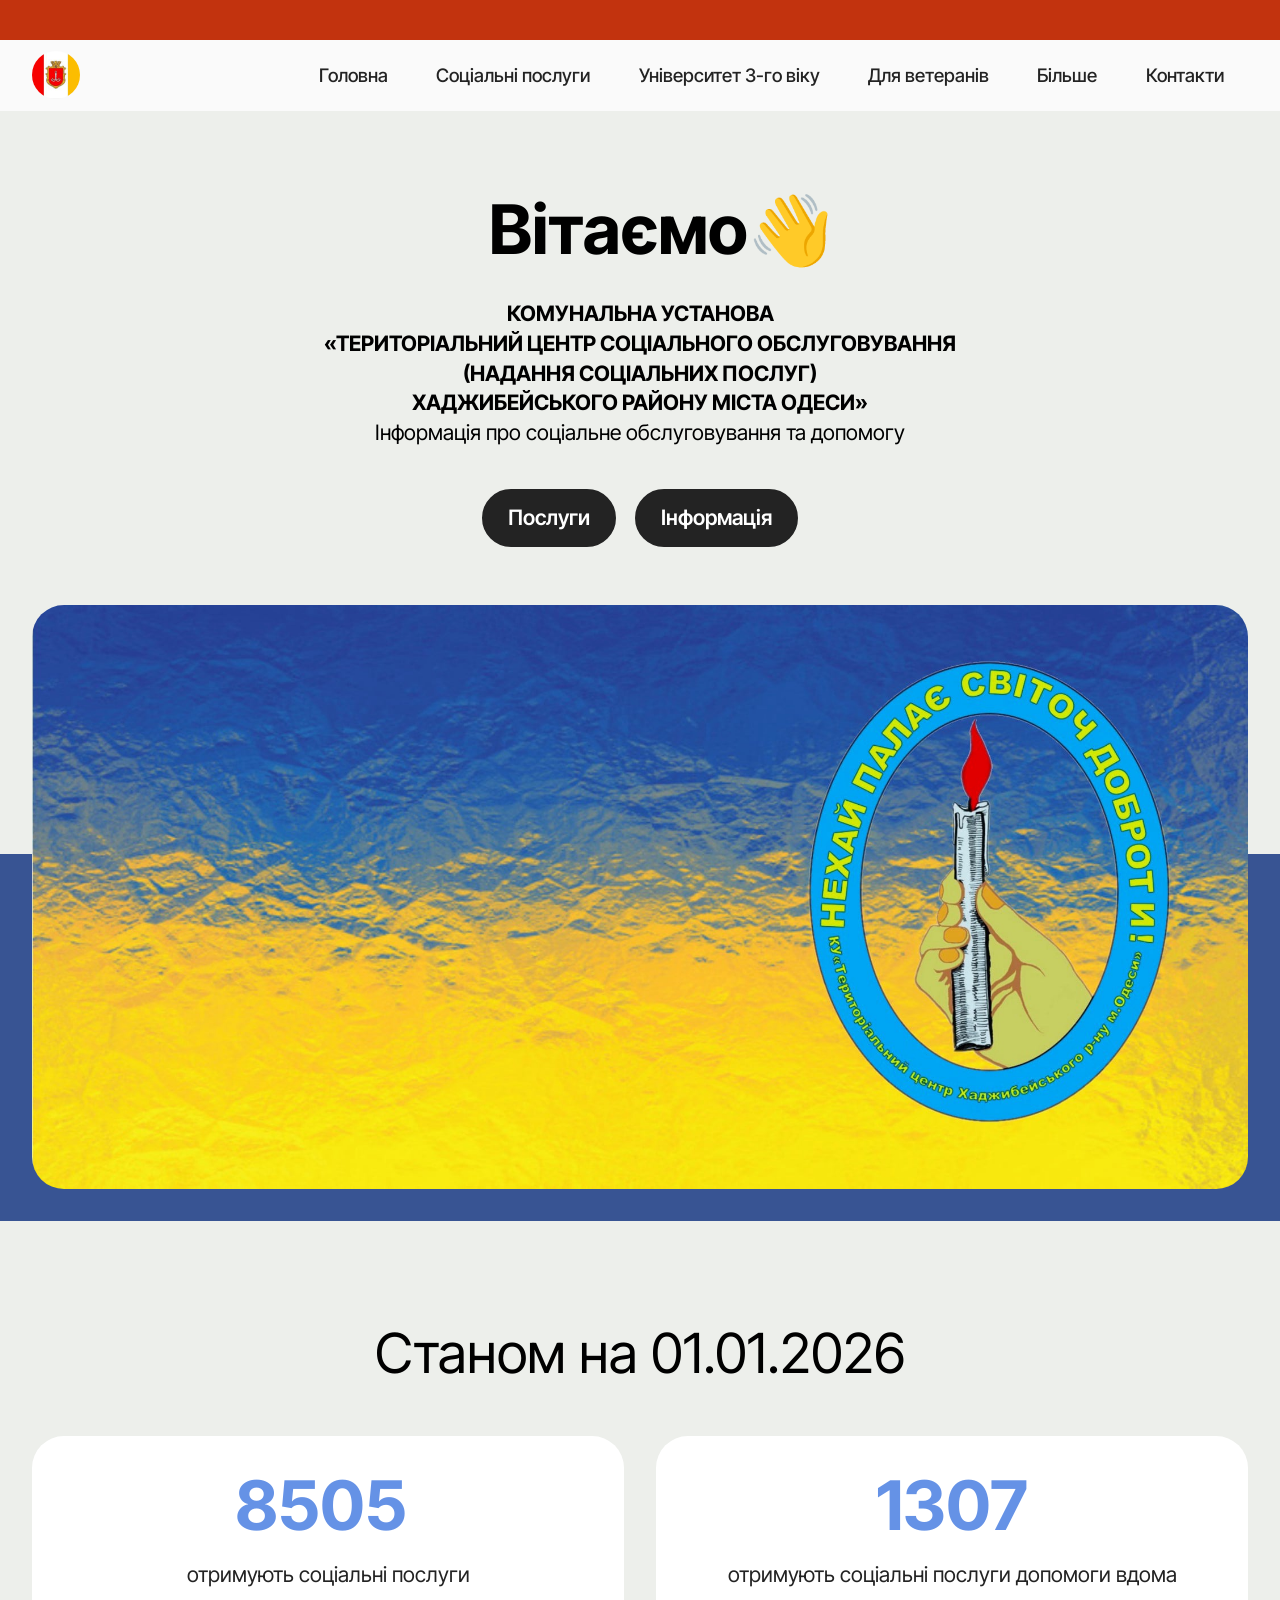
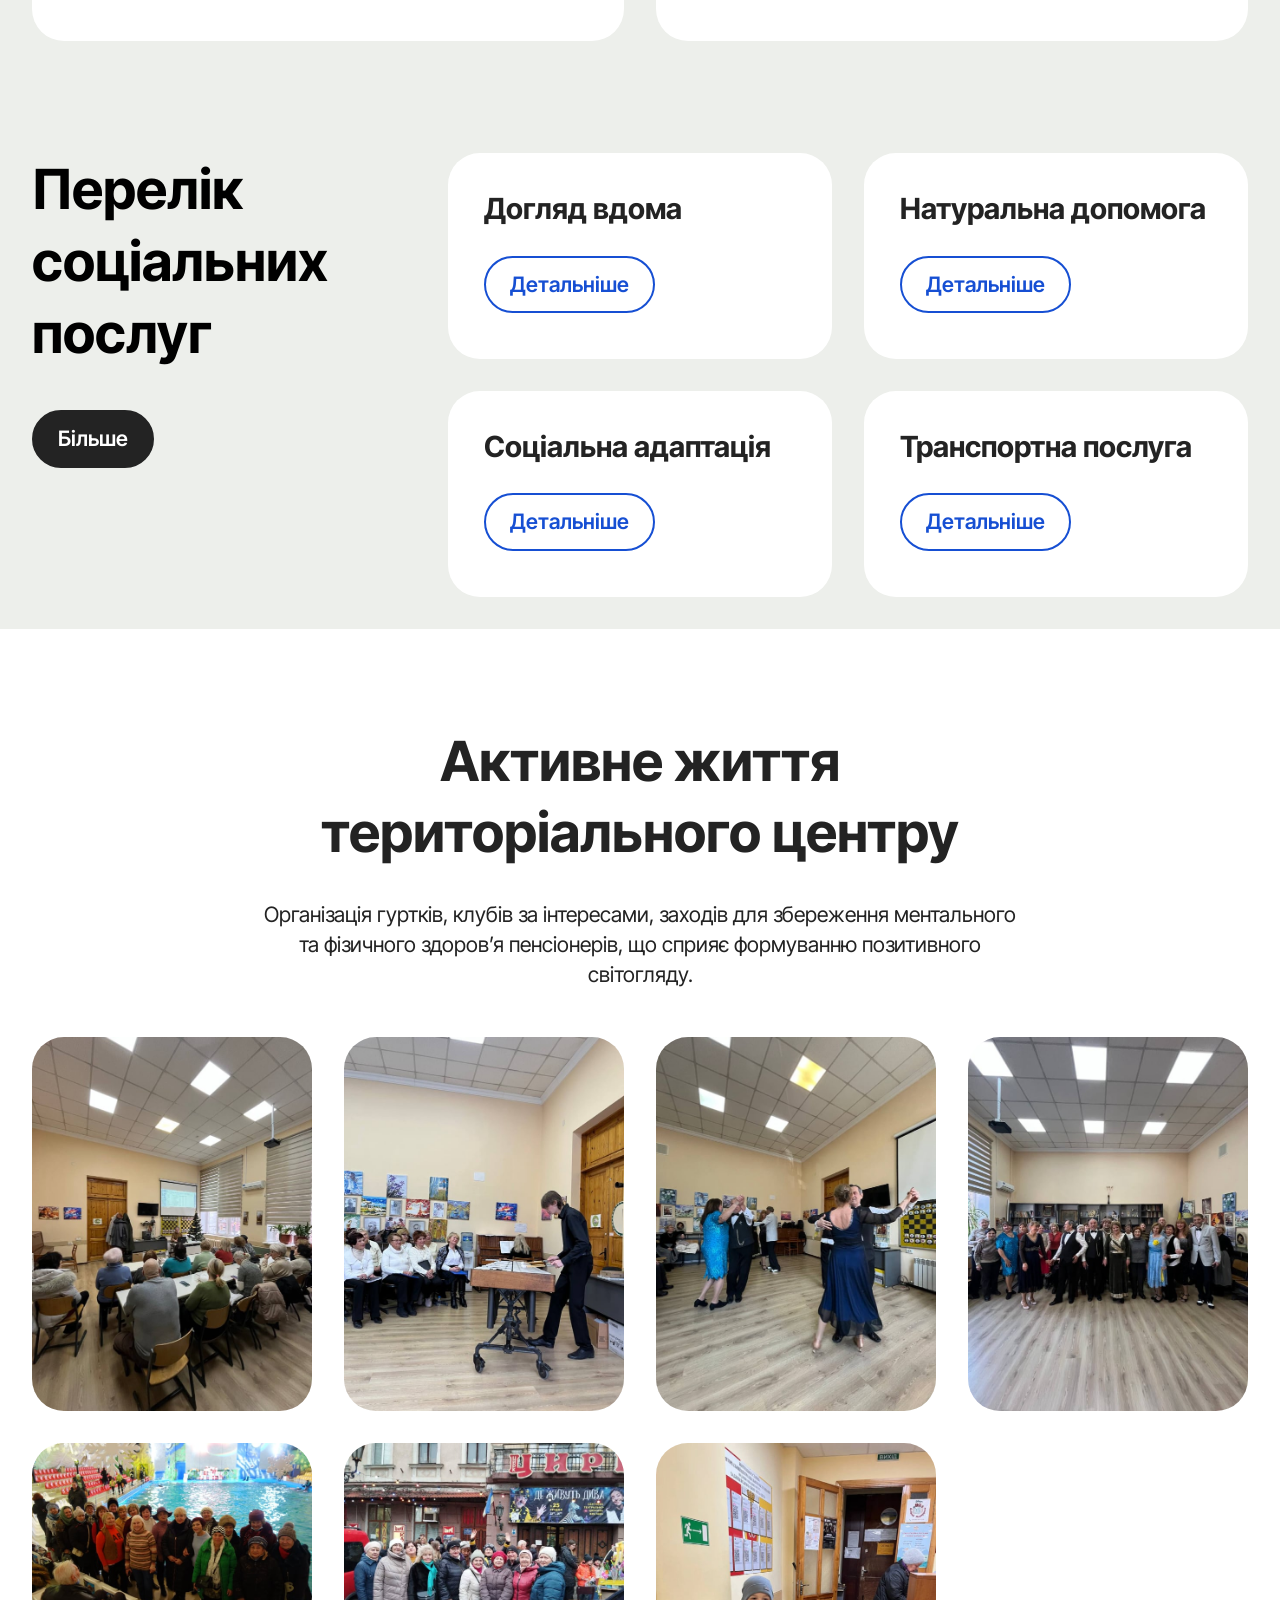
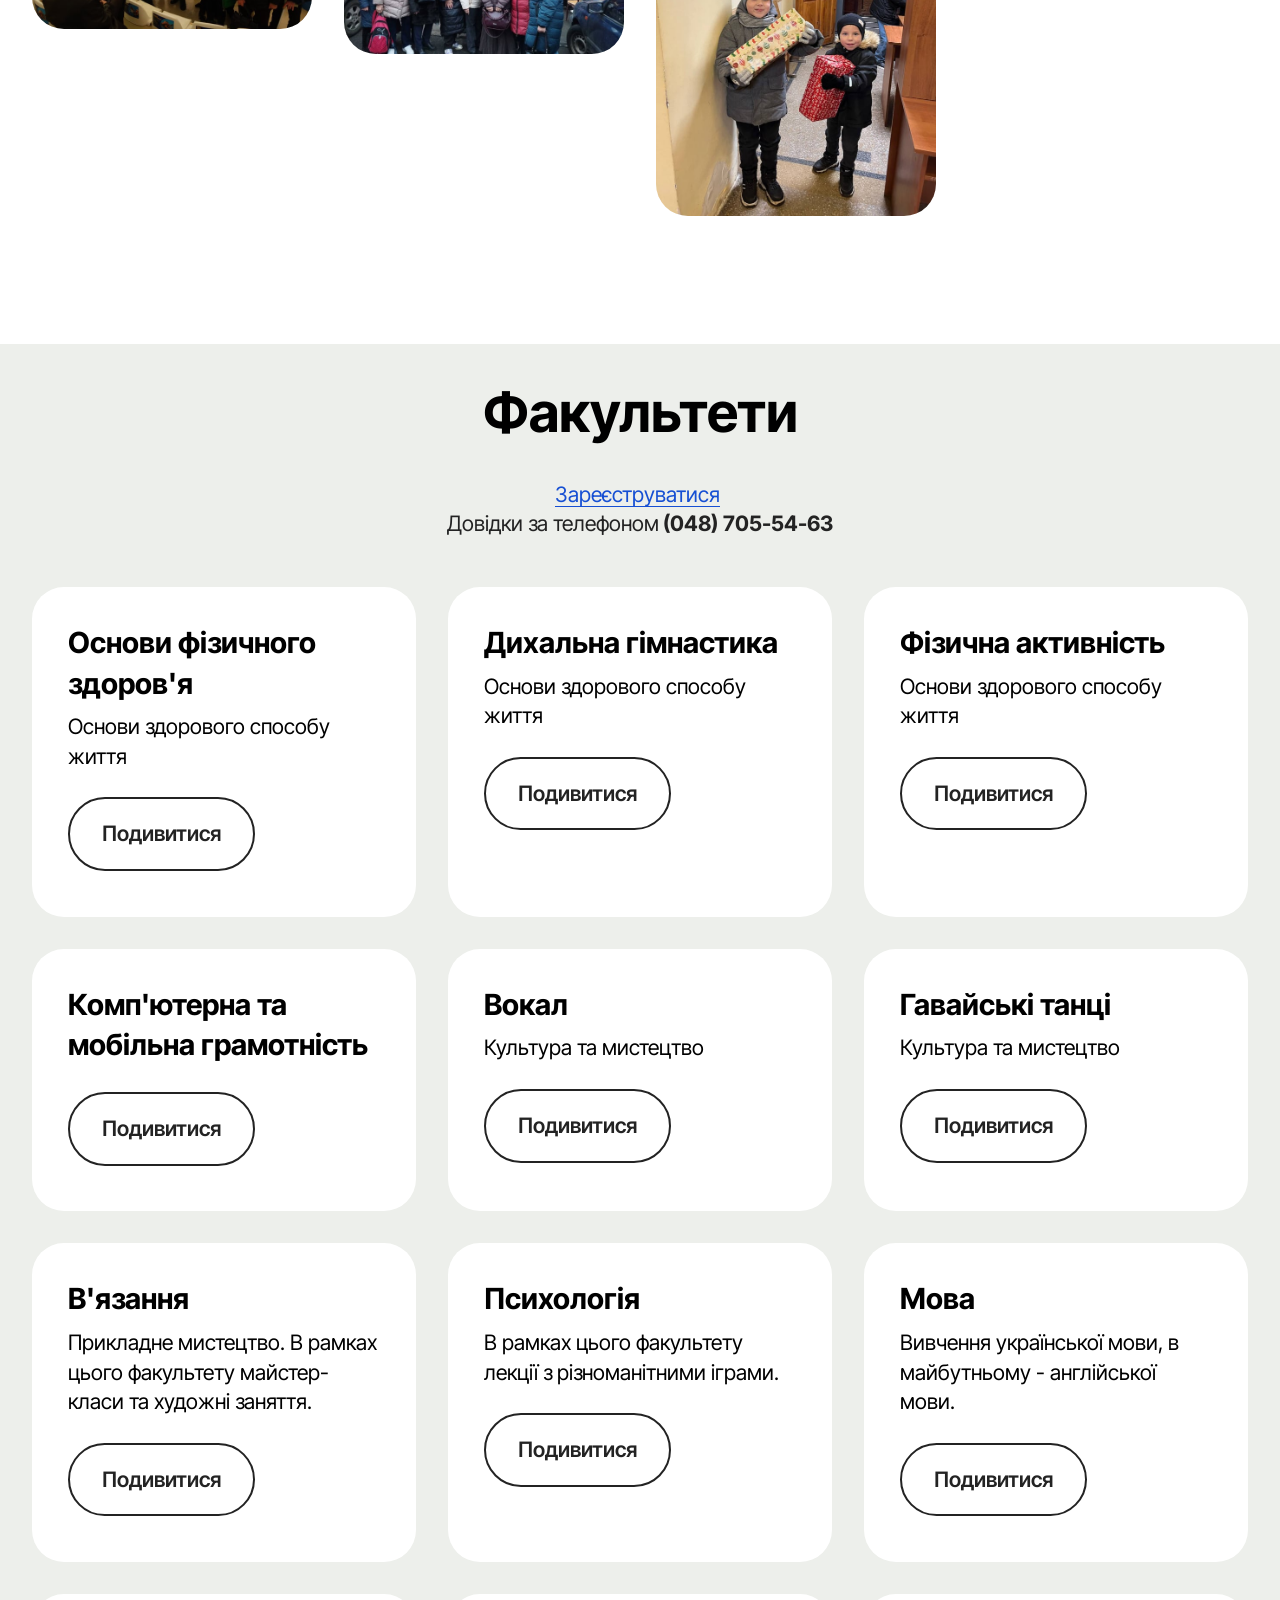
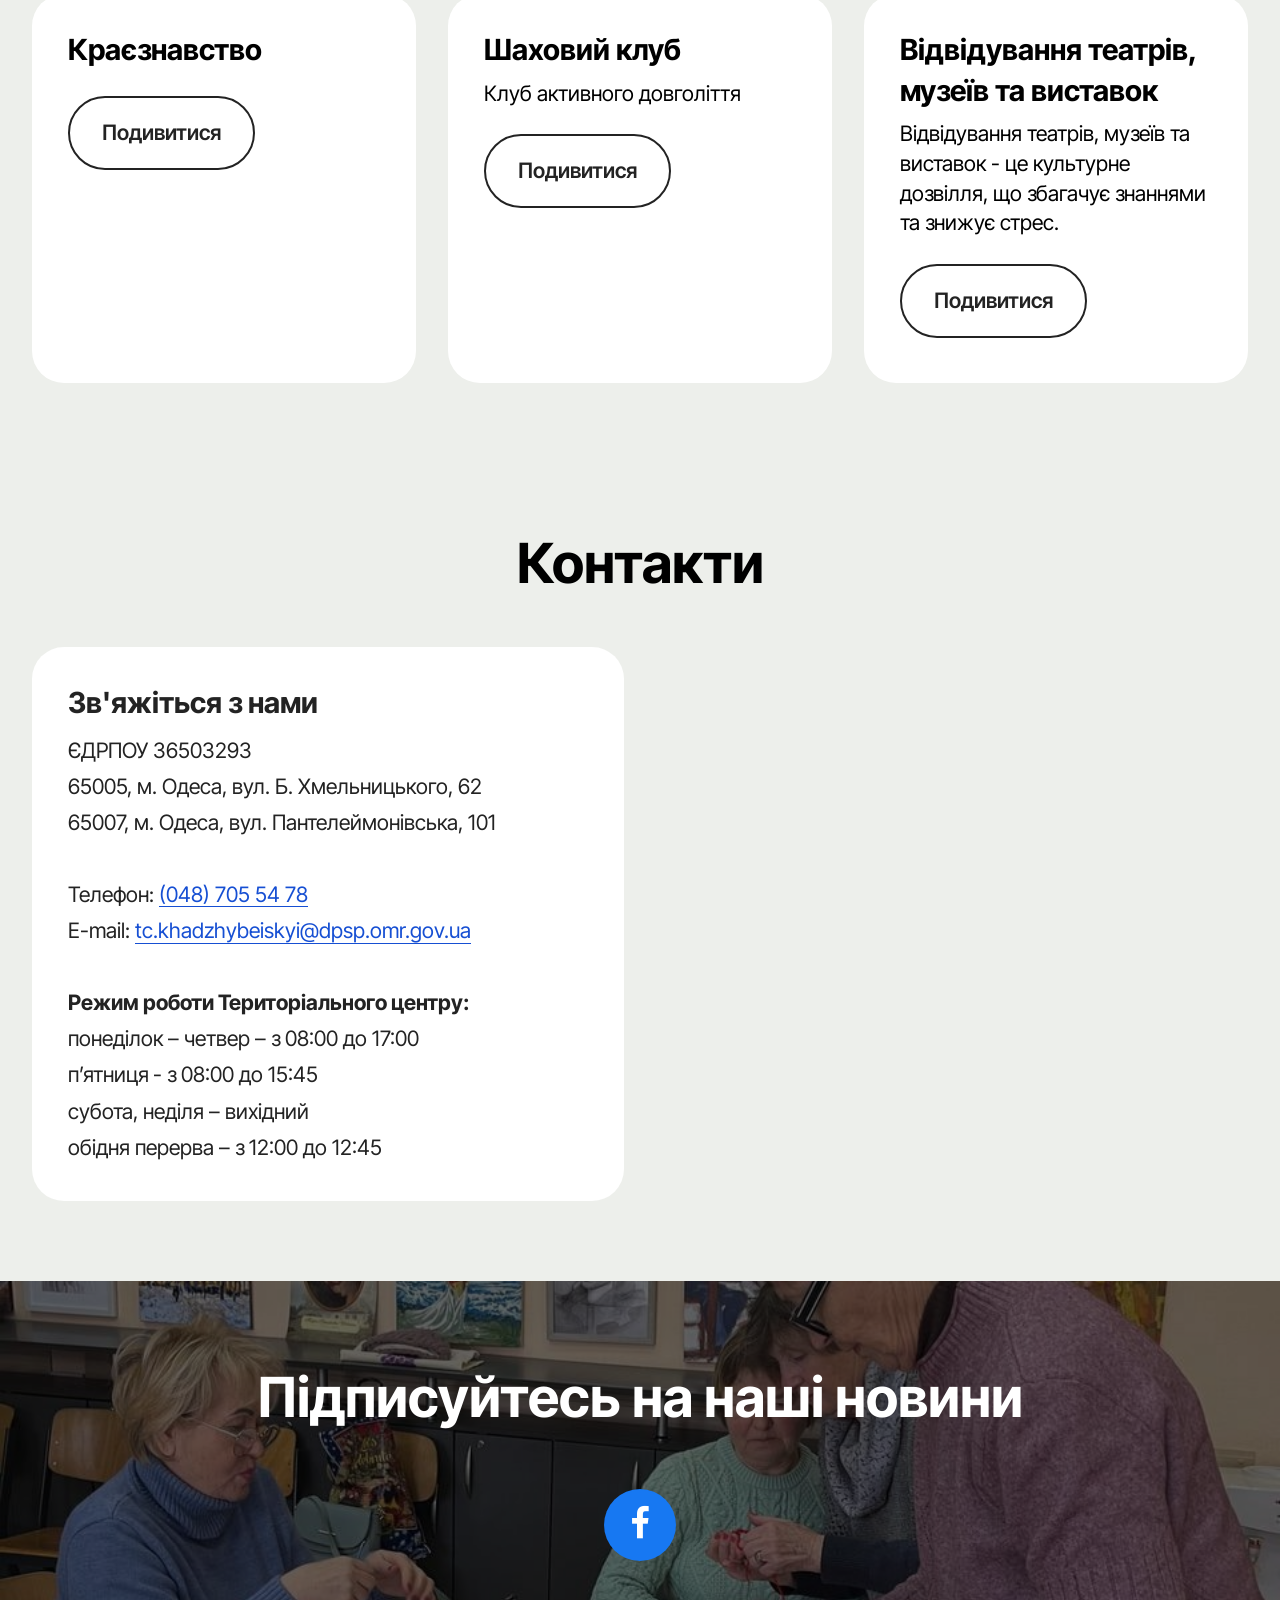
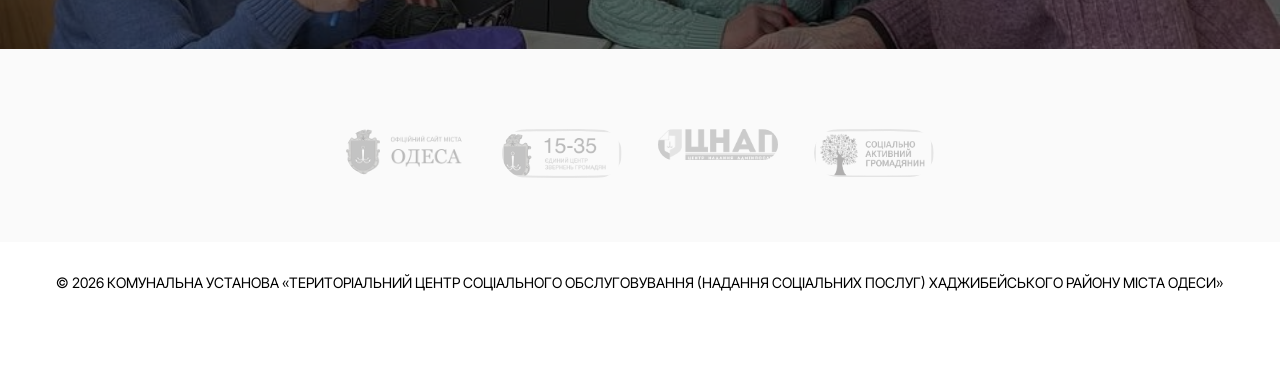
<file: index.html>
<!DOCTYPE html>
<html  >
<head>
  <!-- Site made with Mobirise Website Builder v6.1.12, https://mobirise.com -->
  <meta charset="UTF-8">
  <meta http-equiv="X-UA-Compatible" content="IE=edge">
  <meta name="generator" content="Mobirise v6.1.12, mobirise.com">
  <meta name="viewport" content="width=device-width, initial-scale=1, minimum-scale=1">
  <link rel="shortcut icon" href="assets/images/365163473-1030444861283729-5676907057164353348-n-96x96.jpg" type="image/x-icon">
  <meta name="description" content="">
  
  
  <title>Home</title>
  <link rel="stylesheet" href="assets/web/assets/mobirise-icons2/mobirise2.css">
  <link rel="stylesheet" href="assets/bootstrap/css/bootstrap.min.css">
  <link rel="stylesheet" href="assets/parallax/jarallax.css">
  <link rel="stylesheet" href="assets/animatecss/animate.css">
  <link rel="stylesheet" href="assets/dropdown/css/style.css">
  <link rel="stylesheet" href="assets/socicon/css/styles.css">
  <link rel="stylesheet" href="assets/theme/css/style.css">
  <link rel="stylesheet" href="assets/gallery/style.css">
  <link rel="preload" href="https://fonts.googleapis.com/css?family=Inter+Tight:100,200,300,400,500,600,700,800,900,100i,200i,300i,400i,500i,600i,700i,800i,900i&display=swap" as="style" onload="this.onload=null;this.rel='stylesheet'">
  <noscript><link rel="stylesheet" href="https://fonts.googleapis.com/css?family=Inter+Tight:100,200,300,400,500,600,700,800,900,100i,200i,300i,400i,500i,600i,700i,800i,900i&display=swap"></noscript>
  <link rel="preload" as="style" href="assets/mobirise/css/mbr-additional.css?v=Hz0f2N"><link rel="stylesheet" href="assets/mobirise/css/mbr-additional.css?v=Hz0f2N" type="text/css">

  
  
  
</head>
<body>
  
  <section data-bs-version="5.1" class="menu menu2 cid-v9H73MKNcS" once="menu" id="menu2-33">
    
    <nav class="navbar navbar-dropdown navbar-fixed-top navbar-expand-lg">
	      <div class="top-banner">
    <div class="banner-text">
        📢 Під час повітряної тривоги пройдіть до укриття!
    </div>
		   </div>
        <div class="container">
            <div class="navbar-brand">
                <span class="navbar-logo">
                    <a href="index.html">
                        <img src="assets/images/365163473-1030444861283729-5676907057164353348-n-96x96.jpg" alt="Mobirise Website Builder" style="height: 3rem;">
                    </a>
                </span>
                
            </div>
            <button class="navbar-toggler" type="button" data-toggle="collapse" data-bs-toggle="collapse" data-target="#navbarSupportedContent" data-bs-target="#navbarSupportedContent" aria-controls="navbarNavAltMarkup" aria-expanded="false" aria-label="Toggle navigation">
                <div class="hamburger">
                    <span></span>
                    <span></span>
                    <span></span>
                    <span></span>
                </div>
            </button>
            <div class="collapse navbar-collapse" id="navbarSupportedContent">
                <ul class="navbar-nav nav-dropdown nav-right" data-app-modern-menu="true"><li class="nav-item"><a class="nav-link link text-black display-4" href="#top">Головна</a></li><li class="nav-item"><a class="nav-link link text-black display-4" href="poslugi.html">Соціальні послуги</a></li><li class="nav-item"><a class="nav-link link text-black text-primary display-4" href="index.html#gallery02-v">Університет 3-го віку</a></li><li class="nav-item"><a class="nav-link link text-black text-primary display-4" href="veterans.html">Для ветеранів</a></li><li class="nav-item"><a class="nav-link link show text-black text-primary display-4" href="more_info.html">Більше</a></li>
                    
                    <li class="nav-item"><a class="nav-link link text-black display-4" href="index.html#contacts02-1n">Контакти</a>
                    </li></ul>
                
                
            </div>
         
        </div>
        
    </nav>
    
</section>
 
<section data-bs-version="5.1" class="header5 cid-tJS6uM4N87" id="header05-1">
	

	
	
	<div class="topbg"></div>
	<div class="align-center container">
		<div class="row justify-content-center">
			<div class="col-md-12 col-lg-9">
				<h1 class="mbr-section-title mbr-fonts-style mb-4 display-1"><strong>&nbsp; &nbsp; Вітаємо👋&nbsp;</strong></h1>
				<p class="mbr-text mbr-fonts-style mb-4 display-7"><strong>КОМУНАЛЬНА УСТАНОВА </strong><br><strong>«ТЕ­РИ­ТО­РІ­АЛЬ­НИЙ ЦЕНТР&nbsp;</strong><strong>СОЦІАЛЬНОГО&nbsp;</strong><strong>ОБ­СЛУ­ГО­ВУ­ВА­Н­НЯ </strong><br><strong>(НАДАННЯ СОЦІАЛЬНИХ ПОСЛУГ) </strong><br><strong>ХА­ДЖИ­БЕЙ­СЬКО­ГО РАЙОНУ МІСТА ОДЕСИ»</strong><br>Інформація про соціальне обслуговування та допомогу</p>
				<div class="mbr-section-btn mt-3"><a class="btn btn-black display-7" href="index.html#features037-5o">Послуги</a> <a class="btn btn-black display-7" href="index.html#gallery02-v">Інформація</a></div>
			</div>
		</div>
		<div class="row mt-5 justify-content-center">
			<div class="col-12 col-lg-12">
				<img src="assets/images/471183014-1322374728757406-1815936502218570251-n-2143x1029.jpg" alt="Mobirise Website Builder" title="">
			</div>
		</div>
	</div>
</section>

<section data-bs-version="5.1" class="numbers01 cid-v9GaoJZteV" id="numbers01-2p">
	
	
	<div class="container">
		<div class="row justify-content-center">
			<div class="col-12 content-head">
				<div class="mbr-section-head mb-5">
					<h4 class="mbr-section-title mbr-fonts-style align-center mb-0 display-2">Станом на 01.01.2026</h4>
					
					
				</div>
			</div>
		</div>
		<div class="row">
			<div class="item features-without-image col-12 col-md-6 col-lg-6 active">
				<div class="item-wrapper">
					<div class="item-content">
						<h5 class="mbr-card-title mbr-fonts-style mt-0 mb-3 mbr-number display-1"><strong>8505&nbsp;</strong></h5>
						
						<p class="card-text mbr-fonts-style mt-0 mb-3 display-7">
							отримують соцiальнi послуги</p>
						
					</div>

				</div>
			</div>
			<div class="item features-without-image col-12 col-md-6 col-lg-6">
				<div class="item-wrapper">
					<div class="item-content">
						<h5 class="mbr-card-title mbr-fonts-style mt-0 mb-3 mbr-number display-1">
							<strong>1307</strong>
						</h5>
						
						<p class="card-text mbr-fonts-style mt-0 mb-3 display-7">отримують соцiальнi послуги допомоги вдома</p>
						
					</div>

				</div>
			</div>
			
		</div>
	</div>
</section>

<section data-bs-version="5.1" class="features037 cid-vaMB4LrP6r" id="features037-5o">
	
	
	
	<div class="container">
		<div class="row justify-content-center">
			<div class="col-lg-4">
				<div class="col-12 col-md-12">
					<h5 class="mbr-section-title mbr-fonts-style mt-0 mb-4 display-2"><strong>Перелік соціальних послуг</strong></h5>
					
					<div class="mbr-section-btn item-footer mt-3 main-button"><a href="poslugi.html" class="btn item-btn btn-black display-7">Більше</a></div>
				</div>
			</div>

			<div class="col-lg-8 side-features">
				<div class="item features-without-image col-12 col-md-12 col-lg-6 item-mb active">
					<div class="item-wrapper">
						<div class="item-content align-left">
							
							
							<p class="card-text mbr-fonts-style display-5"><strong>
								Догляд вдома</strong></p>
							<div class="mbr-section-btn item-footer"><a href="doglyad_vdoma.html" class="btn item-btn btn-primary-outline display-7">Детальніше</a></div>
						</div>

					</div>
				</div><div class="item features-without-image col-12 col-md-12 col-lg-6 item-mb">
					<div class="item-wrapper">
						<div class="item-content align-left">
							
							
							<p class="card-text mbr-fonts-style display-5"><strong>Натуральна допомога</strong><br></p>
							<div class="mbr-section-btn item-footer"><a href="natural_dopomoga.html" class="btn item-btn btn-primary-outline display-7">Детальніше</a></div>
						</div>

					</div>
				</div><div class="item features-without-image col-12 col-md-12 col-lg-6 item-mb">
					<div class="item-wrapper">
						<div class="item-content align-left">
							
							
							<p class="card-text mbr-fonts-style display-5"><strong>Соціальна адаптація&nbsp;</strong><br></p>
							<div class="mbr-section-btn item-footer"><a href="soc_adapt.html" class="btn item-btn btn-primary-outline display-7">Детальніше</a></div>
						</div>

					</div>
				</div><div class="item features-without-image col-12 col-md-12 col-lg-6 item-mb">
					<div class="item-wrapper">
						<div class="item-content align-left">
							
							
							<p class="card-text mbr-fonts-style display-5"><strong>Транспортна послуга</strong><br></p>
							<div class="mbr-section-btn item-footer"><a href="transport.html" class="btn item-btn btn-primary-outline display-7">Детальніше</a></div>
						</div>

					</div>
				</div>
				
				
				

			</div>
		</div>
	</div>
</section>

<section data-bs-version="5.1" class="gallery1 mbr-gallery cid-tMlDYtQ5fF" id="gallery02-v">
    

    
    

    <div class="container-fluid">
        <div class="row justify-content-center">
            <div class="col-12 content-head">
                <div class="mbr-section-head mb-5">
                    <h3 class="mbr-section-title mbr-fonts-style align-center m-0 display-2"><strong>Активне життя територіального центру</strong></h3>
                    <h4 class="mbr-section-subtitle mbr-fonts-style align-center mb-0 mt-4 display-7">Організація гуртків, клубів за інтересами, заходів для збереження ментального та фізичного здоров’я пенсіонерів, що сприяє формуванню позитивного світогляду.</h4>
                </div>
            </div>
        </div>
        <div class="row mbr-gallery mbr-masonry" data-masonry="{&quot;percentPosition&quot;: true }">
            <div class="col-12 col-md-6 col-lg-3 item gallery-image">
                <div class="item-wrapper" data-toggle="modal" data-bs-toggle="modal" data-target="#vepILQaYJK-modal" data-bs-target="#vepILQaYJK-modal">
                    <img class="w-100" src="assets/images/618145820-1612540376407505-2818543923873097338-n-646x861.jpg" alt="Mobirise Website Builder" data-slide-to="0" data-bs-slide-to="0" data-target="#lb-vepILQaYJK" data-bs-target="#lb-vepILQaYJK">
                    <div class="icon-wrapper">
                        <span class="mobi-mbri mobi-mbri-search mbr-iconfont mbr-iconfont-btn"></span>
                    </div>
                </div>
                
            </div>
            <div class="col-12 col-md-6 col-lg-3 item gallery-image">
                <div class="item-wrapper" data-toggle="modal" data-bs-toggle="modal" data-target="#vepILQaYJK-modal" data-bs-target="#vepILQaYJK-modal">
                    <img class="w-100" src="assets/images/606865259-1595898258071717-8191400211536517525-n-646x861.jpg" alt="Mobirise Website Builder" data-slide-to="1" data-bs-slide-to="1" data-target="#lb-vepILQaYJK" data-bs-target="#lb-vepILQaYJK">
                    <div class="icon-wrapper">
                        <span class="mobi-mbri mobi-mbri-search mbr-iconfont mbr-iconfont-btn"></span>
                    </div>
                </div>
                
            </div>
            <div class="col-12 col-md-6 col-lg-3 item gallery-image">
                <div class="item-wrapper" data-toggle="modal" data-bs-toggle="modal" data-target="#vepILQaYJK-modal" data-bs-target="#vepILQaYJK-modal">
                    <img class="w-100" src="assets/images/616491026-1607331450261731-3439807015986915942-n-646x861.jpg" alt="Mobirise Website Builder" data-slide-to="2" data-bs-slide-to="2" data-target="#lb-vepILQaYJK" data-bs-target="#lb-vepILQaYJK">
                    <div class="icon-wrapper">
                        <span class="mobi-mbri mobi-mbri-search mbr-iconfont mbr-iconfont-btn"></span>
                    </div>
                </div>
                
            </div>
            <div class="col-12 col-md-6 col-lg-3 item gallery-image">
                <div class="item-wrapper" data-toggle="modal" data-bs-toggle="modal" data-target="#vepILQaYJK-modal" data-bs-target="#vepILQaYJK-modal">
                    <img class="w-100" src="assets/images/615750720-1607330926928450-6601580982974994779-n-646x861.jpg" alt="Mobirise Website Builder" data-slide-to="3" data-bs-slide-to="3" data-target="#lb-vepILQaYJK" data-bs-target="#lb-vepILQaYJK">
                    <div class="icon-wrapper">
                        <span class="mobi-mbri mobi-mbri-search mbr-iconfont mbr-iconfont-btn"></span>
                    </div>
                </div>
                
            </div>
            <div class="col-12 col-md-6 col-lg-3 item gallery-image">
                <div class="item-wrapper" data-toggle="modal" data-bs-toggle="modal" data-target="#vepILQaYJK-modal" data-bs-target="#vepILQaYJK-modal">
                    <img class="w-100" src="assets/images/468088164-1303476443980568-3564313054985483469-n-646x431.jpg" alt="Mobirise Website Builder" data-slide-to="4" data-bs-slide-to="4" data-target="#lb-vepILQaYJK" data-bs-target="#lb-vepILQaYJK">
                    <div class="icon-wrapper">
                        <span class="mobi-mbri mobi-mbri-search mbr-iconfont mbr-iconfont-btn"></span>
                    </div>
                </div>
                
            </div>
            <div class="col-12 col-md-6 col-lg-3 item gallery-image">
                <div class="item-wrapper" data-toggle="modal" data-bs-toggle="modal" data-target="#vepILQaYJK-modal" data-bs-target="#vepILQaYJK-modal">
                    <img class="w-100" src="assets/images/612880112-1603017454026464-6592692462047921274-n-646x487.jpg" alt="Mobirise Website Builder" data-slide-to="5" data-bs-slide-to="5" data-target="#lb-vepILQaYJK" data-bs-target="#lb-vepILQaYJK">
                    <div class="icon-wrapper">
                        <span class="mobi-mbri mobi-mbri-search mbr-iconfont mbr-iconfont-btn"></span>
                    </div>
                </div>
                
            </div>
            <div class="col-12 col-md-6 col-lg-3 item gallery-image">
                <div class="item-wrapper" data-toggle="modal" data-bs-toggle="modal" data-target="#vepILQaYJK-modal" data-bs-target="#vepILQaYJK-modal">
                    <img class="w-100" src="assets/images/605547090-1592538578407685-4093755188179857314-n-646x861.jpg" alt="Mobirise Website Builder" data-slide-to="6" data-bs-slide-to="6" data-target="#lb-vepILQaYJK" data-bs-target="#lb-vepILQaYJK">
                    <div class="icon-wrapper">
                        <span class="mobi-mbri mobi-mbri-search mbr-iconfont mbr-iconfont-btn"></span>
                    </div>
                </div>
                
            </div>
        </div>

        <div class="modal mbr-slider" tabindex="-1" role="dialog" aria-hidden="true" id="vepILQaYJK-modal">
            <div class="modal-dialog" role="document">
                <div class="modal-content">
                    <div class="modal-body">
                        <div class="carousel slide carousel-fade" id="lb-vepILQaYJK" data-interval="5000" data-bs-interval="5000">
                            <div class="carousel-inner">
                                <div class="carousel-item active">
                                    <img class="d-block w-100" src="assets/images/618145820-1612540376407505-2818543923873097338-n-646x861.jpg" alt="Mobirise Website Builder">
                                </div>
                                <div class="carousel-item">
                                    <img class="d-block w-100" src="assets/images/606865259-1595898258071717-8191400211536517525-n-646x861.jpg" alt="Mobirise Website Builder">
                                </div>
                                <div class="carousel-item">
                                    <img class="d-block w-100" src="assets/images/616491026-1607331450261731-3439807015986915942-n-646x861.jpg" alt="Mobirise Website Builder">
                                </div>
                                <div class="carousel-item">
                                    <img class="d-block w-100" src="assets/images/615750720-1607330926928450-6601580982974994779-n-646x861.jpg" alt="Mobirise Website Builder">
                                </div>
                                <div class="carousel-item">
                                    <img class="d-block w-100" src="assets/images/468088164-1303476443980568-3564313054985483469-n-646x431.jpg" alt="Mobirise Website Builder">
                                </div>
                                <div class="carousel-item">
                                    <img class="d-block w-100" src="assets/images/612880112-1603017454026464-6592692462047921274-n-646x487.jpg" alt="Mobirise Website Builder">
                                </div>
                                <div class="carousel-item">
                                    <img class="d-block w-100" src="assets/images/605547090-1592538578407685-4093755188179857314-n-646x861.jpg" alt="Mobirise Website Builder">
                                </div>
                            </div>
                            <ol class="carousel-indicators">
                                <li data-slide-to="0" data-bs-slide-to="0" class="active" data-target="#lb-vepILQaYJK" data-bs-target="#lb-vepILQaYJK"></li>
                                <li data-slide-to="1" data-bs-slide-to="1" data-target="#lb-vepILQaYJK" data-bs-target="#lb-vepILQaYJK"></li>
                                <li data-slide-to="2" data-bs-slide-to="2" data-target="#lb-vepILQaYJK" data-bs-target="#lb-vepILQaYJK"></li>
                                <li data-slide-to="3" data-bs-slide-to="3" data-target="#lb-vepILQaYJK" data-bs-target="#lb-vepILQaYJK"></li>
                                <li data-slide-to="4" data-bs-slide-to="4" data-target="#lb-vepILQaYJK" data-bs-target="#lb-vepILQaYJK"></li>
                                <li data-slide-to="5" data-bs-slide-to="5" data-target="#lb-vepILQaYJK" data-bs-target="#lb-vepILQaYJK"></li>
                                <li data-slide-to="6" data-bs-slide-to="6" data-target="#lb-vepILQaYJK" data-bs-target="#lb-vepILQaYJK"></li>
                            </ol>
                            <a role="button" href="" class="close" data-dismiss="modal" data-bs-dismiss="modal" aria-label="Close">
                            </a>
                            <a class="carousel-control-prev carousel-control" role="button" data-slide="prev" data-bs-slide="prev" href="#lb-vepILQaYJK">
                                <span class="mobi-mbri mobi-mbri-arrow-prev" aria-hidden="true"></span>
                                <span class="sr-only visually-hidden">Previous</span>
                            </a>
                            <a class="carousel-control-next carousel-control" role="button" data-slide="next" data-bs-slide="next" href="#lb-vepILQaYJK">
                                <span class="mobi-mbri mobi-mbri-arrow-next" aria-hidden="true"></span>
                                <span class="sr-only visually-hidden">Next</span>
                            </a>
                        </div>
                    </div>
                </div>
            </div>
        </div>
    </div>
</section>

<section data-bs-version="5.1" class="features026 cid-va3guqo54R" id="features026-4f">
	

	
	
	<div class="container">
		<div class="row mb-5 justify-content-center">
			<div class="col-12 mb-0 content-head">
				<h3 class="mbr-section-title mbr-fonts-style align-center display-2"><strong>Факультети</strong></h3>
				<h5 class="mbr-section-subtitle mbr-fonts-style align-center mb-0 mt-4 display-7"><strong><a href="3vik.html" class="text-primary">Зареєструватися</a></strong>&nbsp;<br>Довідки за телефоном<strong> (048)</strong>&nbsp;<strong>705-54-63</strong></h5>
			</div>
		</div>
		<div class="row">
			<div class="item features-without-image col-12 col-md-6 col-lg-4 item-mb active">
				<div class="item-wrapper">
					<div class="card-box align-left">
						
						<h5 class="card-title mbr-fonts-style display-5">
							<strong>Основи фізичного здоров'я</strong></h5>
						
						<p class="card-text mbr-fonts-style display-7">
							Основи здорового способу життя
						</p>
						<div class="mbr-section-btn mt-auto"><a class="btn btn-lg btn-black-outline display-7" href="https://www.facebook.com/photo/?fbid=1628074941520715&set=pb.100029546730563.-2207520000" target="_blank">Подивитися</a></div>
					</div>
				</div>
			</div><div class="item features-without-image col-12 col-md-6 col-lg-4 item-mb">
				<div class="item-wrapper">
					<div class="card-box align-left">
						
						<h5 class="card-title mbr-fonts-style display-5">
							<strong>Дихальна гімнастика&nbsp;</strong></h5>
						
						<p class="card-text mbr-fonts-style display-7">Основи здорового способу життя <br>
						</p>
						<div class="mbr-section-btn mt-auto"><a class="btn btn-lg btn-black-outline display-7" href="https://www.facebook.com/photo/?fbid=1646103373051205&set=pb.100029546730563.-2207520000" target="_blank">Подивитися</a></div>
					</div>
				</div>
			</div>
			<div class="item features-without-image col-12 col-md-6 col-lg-4 item-mb">
				<div class="item-wrapper">
					<div class="card-box align-left">
						
						<h5 class="card-title mbr-fonts-style display-5"><strong>Фізична активність</strong></h5>
						
						<p class="card-text mbr-fonts-style display-7">
							Основи здорового способу життя
						</p>
						<div class="mbr-section-btn mt-auto"><a class="btn btn-lg btn-black-outline display-7" href="https://www.facebook.com/photo/?fbid=1651945719133637&set=pb.100029546730563.-2207520000" target="_blank">Подивитися</a></div>
					</div>
				</div>
			</div><div class="item features-without-image col-12 col-md-6 col-lg-4 item-mb">
				<div class="item-wrapper">
					<div class="card-box align-left">
						
						<h5 class="card-title mbr-fonts-style display-5"><strong>Комп'ютерна та мобільна грамотність</strong></h5>
						
						<p class="card-text mbr-fonts-style display-7"></p>
						<div class="mbr-section-btn mt-auto"><a class="btn btn-lg btn-black-outline display-7" href="https://www.facebook.com/photo/?fbid=1628975898097286&set=pb.100029546730563.-2207520000" target="_blank">Подивитися</a></div>
					</div>
				</div>
			</div><div class="item features-without-image col-12 col-md-6 col-lg-4 item-mb">
				<div class="item-wrapper">
					<div class="card-box align-left">
						
						<h5 class="card-title mbr-fonts-style display-5"><strong>Вокал</strong></h5>
						
						<p class="card-text mbr-fonts-style display-7">
							Культура та мистецтво</p>
						<div class="mbr-section-btn mt-auto"><a class="btn btn-lg btn-black-outline display-7" href="https://www.facebook.com/photo/?fbid=1640311290297080&set=pb.100029546730563.-2207520000" target="_blank">Подивитися</a></div>
					</div>
				</div>
			</div>
			<div class="item features-without-image col-12 col-md-6 col-lg-4 item-mb">
				<div class="item-wrapper">
					<div class="card-box align-left">
						
						<h5 class="card-title mbr-fonts-style display-5"><strong>Гавайські танці</strong></h5>
						
						<p class="card-text mbr-fonts-style display-7">
							Культура та мистецтво</p>
						<div class="mbr-section-btn mt-auto"><a class="btn btn-lg btn-black-outline display-7" href="https://www.facebook.com/photo/?fbid=1645493833112159&set=pb.100029546730563.-2207520000" target="_blank">Подивитися</a></div>
					</div>
				</div>
			</div>
			<div class="item features-without-image col-12 col-md-6 col-lg-4 item-mb">
				<div class="item-wrapper">
					<div class="card-box align-left">
						
						<h5 class="card-title mbr-fonts-style display-5">
							<strong>В'язання</strong></h5>
						
						<p class="card-text mbr-fonts-style display-7">
							Прикладне мистецтво. В рамках цього факультету майстер-класи та художні заняття.</p>
						<div class="mbr-section-btn mt-auto"><a class="btn btn-lg btn-black-outline display-7" href="https://www.facebook.com/photo/?fbid=1625426591785550&set=pb.100029546730563.-2207520000" target="_blank">Подивитися</a></div>
					</div>
				</div>
			</div><div class="item features-without-image col-12 col-md-6 col-lg-4 item-mb">
				<div class="item-wrapper">
					<div class="card-box align-left">
						
						<h5 class="card-title mbr-fonts-style display-5">
							<strong>Психологія&nbsp;</strong></h5>
						
						<p class="card-text mbr-fonts-style display-7">В рамках цього факультету лекції з різноманітними іграми.</p>
						<div class="mbr-section-btn mt-auto"><a class="btn btn-lg btn-black-outline display-7" href="https://www.facebook.com/photo/?fbid=1623726895288853&set=pb.100029546730563.-2207520000" target="_blank">Подивитися</a></div>
					</div>
				</div>
			</div><div class="item features-without-image col-12 col-md-6 col-lg-4 item-mb">
				<div class="item-wrapper">
					<div class="card-box align-left">
						
						<h5 class="card-title mbr-fonts-style display-5">
							<strong>Мова</strong></h5>
						
						<p class="card-text mbr-fonts-style display-7">Вивчення української мови, в майбутньому - англійської мови.</p>
						<div class="mbr-section-btn mt-auto"><a class="btn btn-lg btn-black-outline display-7" href="https://www.facebook.com/photo/?fbid=1509256496735894&set=pb.100029546730563.-2207520000" target="_blank">Подивитися</a></div>
					</div>
				</div>
			</div><div class="item features-without-image col-12 col-md-6 col-lg-4 item-mb">
				<div class="item-wrapper">
					<div class="card-box align-left">
						
						<h5 class="card-title mbr-fonts-style display-5">
							<strong>Краєзнавство</strong></h5>
						
						<p class="card-text mbr-fonts-style display-7"></p>
						<div class="mbr-section-btn mt-auto"><a class="btn btn-lg btn-black-outline display-7" href="https://www.facebook.com/photo/?fbid=1631389594522583&set=pb.100029546730563.-2207520000" target="_blank">Подивитися</a></div>
					</div>
				</div>
			</div><div class="item features-without-image col-12 col-md-6 col-lg-4 item-mb">
				<div class="item-wrapper">
					<div class="card-box align-left">
						
						<h5 class="card-title mbr-fonts-style display-5"><strong>Шаховий клуб</strong></h5>
						
						<p class="card-text mbr-fonts-style display-7">
							Клуб активного довголіття&nbsp;</p>
						<div class="mbr-section-btn mt-auto"><a class="btn btn-lg btn-black-outline display-7" href="https://www.facebook.com/photo/?fbid=1545627526432124&set=pb.100029546730563.-2207520000" target="_blank">Подивитися</a></div>
					</div>
				</div>
			</div><div class="item features-without-image col-12 col-md-6 col-lg-4 item-mb">
				<div class="item-wrapper">
					<div class="card-box align-left">
						
						<h5 class="card-title mbr-fonts-style display-5"><strong>Відвідування театрів, музеїв та виставок&nbsp;</strong></h5>
						
						<p class="card-text mbr-fonts-style display-7">
							Відвідування театрів, музеїв та виставок - це культурне дозвілля, що збагачує знаннями та знижує стрес.  
						</p>
						<div class="mbr-section-btn mt-auto"><a class="btn btn-lg btn-black-outline display-7" href="https://www.facebook.com/photo/?fbid=1619736149021261&set=pb.100029546730563.-2207520000" target="_blank">Подивитися</a></div>
					</div>
				</div>
			</div>
		</div>
	</div>
</section>

<section data-bs-version="5.1" class="contacts02 map1 cid-v9BtPD6WFg" id="contacts02-1n">

    

    
    <div class="container">
        <div class="row justify-content-center">
            <div class="col-12 content-head">
                <div class="mbr-section-head mb-5">
                    <h3 class="mbr-section-title mbr-fonts-style align-center mb-0 display-2">
                        <strong>Контакти</strong>
                    </h3>
                    
                </div>
            </div>
        </div>
        <div class="row justify-content-center">
            <div class="card col-12 col-md-12 col-lg-6">
                <div class="card-wrapper">
                    <div class="text-wrapper">
                        <h5 class="cardTitle mbr-fonts-style mb-2 display-5"><strong>Зв'яжіться з нами</strong></h5>
                        <ul class="list mbr-fonts-style display-7">
                            <li class="mbr-text item-wrap">ЄДРПОУ 36503293
</li><li class="mbr-text item-wrap">65005, м. Одеса, вул. Б. Хмельницького, 62</li><li class="mbr-text item-wrap">65007, м. Одеса, вул. Пантелеймонівська, 101</li><li class="mbr-text item-wrap"><br></li><li class="mbr-text item-wrap">Телефон: <a href="tel:(048) 705 54 77" class="text-primary"></a><a href="tel:(048) 705 54 78" class="text-primary">(048) 705 54&nbsp;78</a></li>
                            <li class="mbr-text item-wrap">Е-mail:&nbsp;<a href="mailto:tc.khadzhybeiskyi@dpsp.omr.gov.ua" class="text-primary">tc.khadzhybeiskyi@dpsp.omr.gov.ua</a></li><li class="mbr-text item-wrap"><br></li>
                            <li class="mbr-text item-wrap"><strong>Режим роботи Територіального центру:
</strong></li><li class="mbr-text item-wrap">понеділок – четвер – з 08:00 до 17:00
</li><li class="mbr-text item-wrap">п’ятниця<strong> </strong>- з 08:00 до 15:45
</li><li class="mbr-text item-wrap">субота, неділя – вихідний
</li><li class="mbr-text item-wrap">обідня перерва – з 12:00 до 12:45</li><li class="mbr-text item-wrap">
</li><li class="mbr-text item-wrap">
</li><li class="mbr-text item-wrap">
</li><li class="mbr-text item-wrap">
</li><li class="mbr-text item-wrap">
</li>
                        </ul>
                    </div>
                </div>
            </div>
            <div class="map-wrapper col-md-12 col-lg-6">
                <div class="google-map"><iframe frameborder="0" style="border:0" src="https://www.google.com/maps?q=Одеса,+вулиця+Богдана+Хмельницького,+62&amp;output=embed&amp;z=17" allowfullscreen=""></iframe></div>
            </div>
        </div>
    </div>
</section>

<section data-bs-version="5.1" class="social4 cid-v9Bx0dPT2x mbr-parallax-background" id="social04-1q">
    
    
    <div class="mbr-overlay" style="opacity: 0.6; background-color: rgb(0, 0, 0);">
    </div>

    <div class="container">
        <div class="media-container-row">
            <div class="col-12">
                <h3 class="mbr-section-title align-center mb-5 mbr-fonts-style display-2"><strong>Підписуйтесь на наші новини</strong></h3>
                <div class="social-list align-center">
                    <a class="iconfont-wrapper bg-facebook m-2 " target="_blank" href="http://facebook.com/hadzibejs.kij.tercentr/">
                        <span class="socicon-facebook socicon"></span>
                    </a>
                    
                    
                    
                    
                    
                    
                    
                    
                    
                    
                </div>
            </div>
        </div>
    </div>
</section>

<section data-bs-version="5.1" class="clients1 cid-v9CKX0vBZu" id="clients1-2k">
    
    <div class="images-container container">
        <div class="mbr-section-head">
            
            
            
        </div>
        <div class="row justify-content-center mt-4">
            <div class="col-md-3 card">
                <a href="https://omr.gov.ua/" target="_blank"><img src="assets/images/omr.png" alt="Mobirise Website Builder"></a>
            </div>
            <div class="col-md-3 card">
                <a href="https://1535.omr.gov.ua/" target="_blank"><img src="assets/images/1535-1.png" alt="Mobirise Website Builder"></a>
            </div>
            <div class="col-md-3 card">
                <a href="https://cnap.omr.gov.ua/" target="_blank"><img src="assets/images/cnap.png" alt="Mobirise Website Builder"></a>
            </div>
            <div class="col-md-3 card">
                <a href="https://citizen.omr.gov.ua/" target="_blank"><img src="assets/images/citizen-1.png" alt="Mobirise Website Builder"></a>
            </div>
            
            
            
            
        </div>
    </div>
</section>

<section data-bs-version="5.1" class="footer7 cid-v9LVSg6EtD" once="footers" id="footer7-4a">

    

    

    <div class="container">
        <div class="media-container-row align-center mbr-white">
            <div class="col-12">
                <p class="mbr-text mb-0 mbr-fonts-style footer">
                    © 2026 КОМУНАЛЬНА УСТАНОВА «ТЕ­РИ­ТО­РІ­АЛЬ­НИЙ ЦЕНТР СОЦІАЛЬНОГО ОБ­СЛУ­ГО­ВУ­ВА­Н­НЯ (НАДАННЯ СОЦІАЛЬНИХ ПОСЛУГ) ХА­ДЖИ­БЕЙ­СЬКО­ГО РАЙОНУ МІСТА ОДЕСИ»</p>
            </div>
        </div>
    </div>
</section><section class="display-7" style="padding: 0;align-items: center;justify-content: center;flex-wrap: wrap;    align-content: center;display: flex;position: relative;height: 4rem;"><a href="https://mobiri.se/4462126" style="flex: 1 1;height: 4rem;position: absolute;width: 100%;z-index: 1;"><img alt="" style="height: 4rem;" src="[data-uri]"></a><p style="margin: 0;text-align: center;" class="display-7">&#8204;</p><a style="z-index:1" href="https://mobirise.com/builder/ai-website-creator.html">Best AI Website Creator</a></section><script src="assets/bootstrap/js/bootstrap.bundle.min.js"></script>  <script src="assets/parallax/jarallax.js"></script>  <script src="assets/smoothscroll/smooth-scroll.js"></script>  <script src="assets/ytplayer/index.js"></script>  <script src="assets/dropdown/js/navbar-dropdown.js"></script>  <script src="assets/masonry/masonry.pkgd.min.js"></script>  <script src="assets/imagesloaded/imagesloaded.pkgd.min.js"></script>  <script src="assets/theme/js/script.js"></script>  <script src="assets/gallery/player.min.js"></script>  <script src="assets/gallery/script.js"></script>  
  
  
 <div id="scrollToTop" class="scrollToTop mbr-arrow-up"><a style="text-align: center;"><i class="mbr-arrow-up-icon mbr-arrow-up-icon-cm cm-icon cm-icon-smallarrow-up"></i></a></div>
    <input name="animation" type="hidden">
  </body>
</html>
</file>
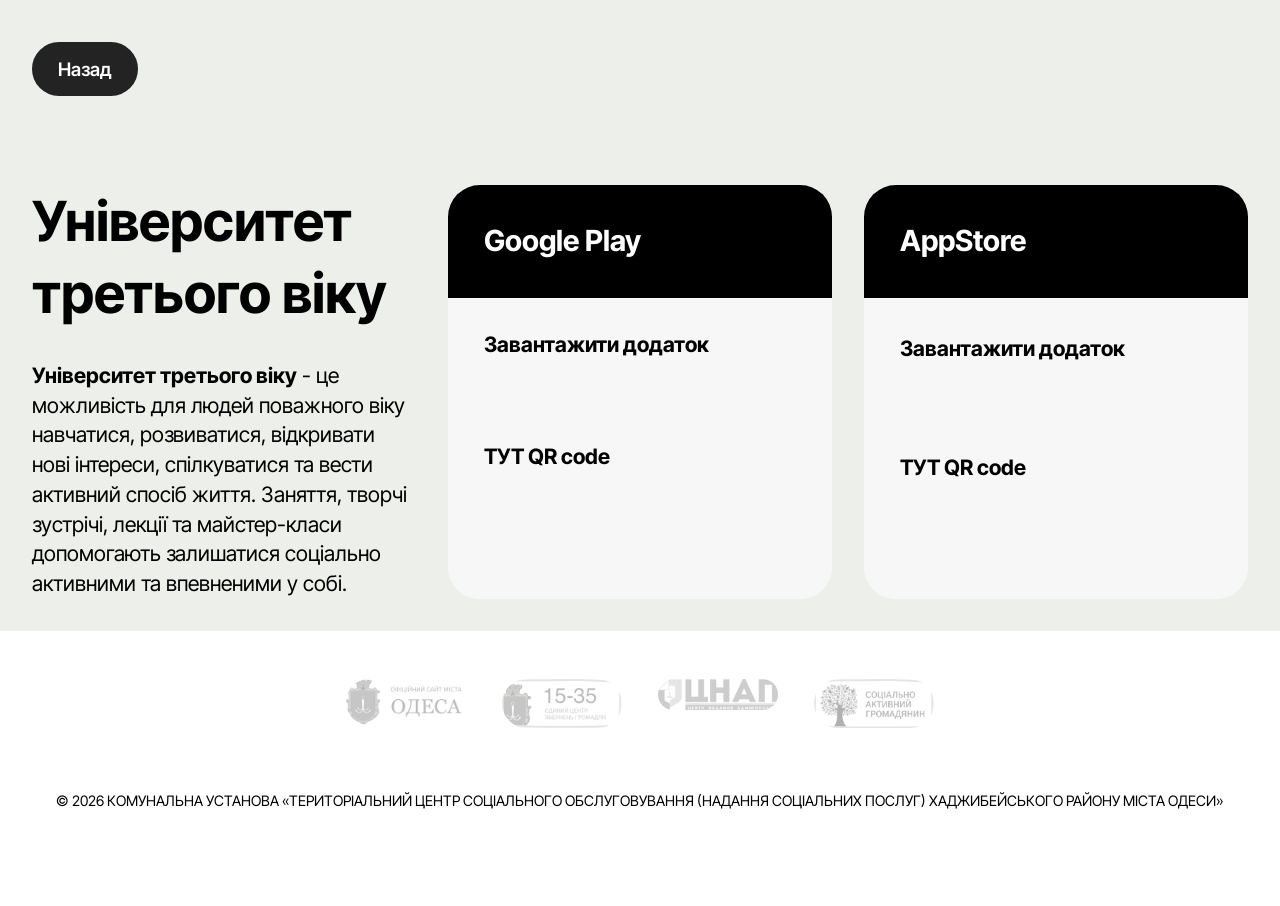
<file: 3vik.html>
<!DOCTYPE html>
<html  >
<head>
  <!-- Site made with Mobirise Website Builder v6.1.12, https://mobirise.com -->
  <meta charset="UTF-8">
  <meta http-equiv="X-UA-Compatible" content="IE=edge">
  <meta name="generator" content="Mobirise v6.1.12, mobirise.com">
  <meta name="viewport" content="width=device-width, initial-scale=1, minimum-scale=1">
  <link rel="shortcut icon" href="assets/images/365163473-1030444861283729-5676907057164353348-n-96x96.jpg" type="image/x-icon">
  <meta name="description" content="">
  
  
  <title>3vik</title>
  <link rel="stylesheet" href="assets/bootstrap/css/bootstrap.min.css">
  <link rel="stylesheet" href="assets/animatecss/animate.css">
  <link rel="stylesheet" href="assets/theme/css/style.css">
  <link rel="preload" href="https://fonts.googleapis.com/css?family=Inter+Tight:100,200,300,400,500,600,700,800,900,100i,200i,300i,400i,500i,600i,700i,800i,900i&display=swap" as="style" onload="this.onload=null;this.rel='stylesheet'">
  <noscript><link rel="stylesheet" href="https://fonts.googleapis.com/css?family=Inter+Tight:100,200,300,400,500,600,700,800,900,100i,200i,300i,400i,500i,600i,700i,800i,900i&display=swap"></noscript>
  <link rel="preload" as="style" href="assets/mobirise/css/mbr-additional.css?v=5iXucC"><link rel="stylesheet" href="assets/mobirise/css/mbr-additional.css?v=5iXucC" type="text/css">

  
  
  
</head>
<body>
  
  <section data-bs-version="5.1" class="content12 cid-veejlM3hSG" id="content12-69">
    
    <div class="container">
        <div class="row justify-content-center">
            <div class="col-md-12 col-lg-12">
                <div class="mbr-section-btn align-center"><a class="btn btn-black display-4" href="index.html#header05-1">Назад</a></div>
            </div>
        </div>
    </div>
</section>

<section data-bs-version="5.1" class="pricing04 startm5 cid-veejlMsX60" id="pricing04-6a">
  
  
  
  <div class="container">
    <div class="row justify-content-center">
      <div class="col-lg-4">
        <div class="col-12 col-md-12">
          <h5 class="mbr-section-title mbr-fonts-style mt-0 mb-4 display-2"><strong>Університет&nbsp; третього віку</strong></h5>
          <h6 class="mbr-section-subtitle mbr-fonts-style mt-0 mb-4 display-7"><strong>Університет третього віку</strong> - це можливість для людей поважного віку навчатися, розвиватися, відкривати нові інтереси, спілкуватися та вести активний спосіб життя. Заняття, творчі зустрічі, лекції та майстер-класи допомогають залишатися соціально активними та впевненими у собі.&nbsp;<br></h6>
         
        </div>
      </div>

      <div class="col-lg-8 side-features">
        <div class="item features-without-image col-12 col-md-6 col-lg-6 item-mb active">
          <div class="item-wrapper">
            <div class="item-head">
              <h5 class="item-title mbr-fonts-style mb-0 display-5"><strong>Google Play</strong></h5>
              
            </div>
            <div class="item-content">
              
              
              <div class="counter-container mbr-text mbr-fonts-style display-7"><p><strong>Завантажити додаток</strong></p><p><br></p><p><strong><br></strong></p><p><strong>ТУТ QR code</strong></p></div>
            </div>
            
          </div>
        </div><div class="item features-without-image col-12 col-md-6 col-lg-6 item-mb">
          <div class="item-wrapper">
            <div class="item-head">
              <h5 class="item-title mbr-fonts-style mb-0 display-5"><strong>AppStore</strong></h5>
              
            </div>
            <div class="item-content">
              
              
              <div class="counter-container mbr-text mbr-fonts-style display-7"><strong>Завантажити додаток</strong><div><strong><br></strong></div><div><strong><br></strong></div><div><strong><br></strong></div><div><strong>ТУТ QR code</strong></div></div>
            </div>
            
          </div>
        </div>
        
      </div>
    </div>
  </div>
</section>

<section data-bs-version="5.1" class="clients1 cid-veejlN3trd" id="clients1-6c">
    
    <div class="images-container container">
        <div class="mbr-section-head">
            
            
            
        </div>
        <div class="row justify-content-center mt-4">
            <div class="col-md-3 card">
                <a href="https://omr.gov.ua/" target="_blank"><img src="assets/images/omr.png" alt="Mobirise Website Builder"></a>
            </div>
            <div class="col-md-3 card">
                <a href="https://1535.omr.gov.ua/" target="_blank"><img src="assets/images/1535-1.png" alt="Mobirise Website Builder"></a>
            </div>
            <div class="col-md-3 card">
                <a href="https://cnap.omr.gov.ua/" target="_blank"><img src="assets/images/cnap.png" alt="Mobirise Website Builder"></a>
            </div>
            <div class="col-md-3 card">
                <a href="https://citizen.omr.gov.ua/" target="_blank"><img src="assets/images/citizen-1.png" alt="Mobirise Website Builder"></a>
            </div>
            
            
            
            
        </div>
    </div>
</section>

<section data-bs-version="5.1" class="footer7 cid-veejlNij9c" once="footers" id="footer7-6d">

    

    

    <div class="container">
        <div class="media-container-row align-center mbr-white">
            <div class="col-12">
                <p class="mbr-text mb-0 mbr-fonts-style footer">
                    © 2026 КОМУНАЛЬНА УСТАНОВА «ТЕ­РИ­ТО­РІ­АЛЬ­НИЙ ЦЕНТР СОЦІАЛЬНОГО ОБ­СЛУ­ГО­ВУ­ВА­Н­НЯ (НАДАННЯ СОЦІАЛЬНИХ ПОСЛУГ) ХА­ДЖИ­БЕЙ­СЬКО­ГО РАЙОНУ МІСТА ОДЕСИ»</p>
            </div>
        </div>
    </div>
</section><section class="display-7" style="padding: 0;align-items: center;justify-content: center;flex-wrap: wrap;    align-content: center;display: flex;position: relative;height: 4rem;"><a href="https://mobiri.se/4462126" style="flex: 1 1;height: 4rem;position: absolute;width: 100%;z-index: 1;"><img alt="" style="height: 4rem;" src="[data-uri]"></a><p style="margin: 0;text-align: center;" class="display-7">&#8204;</p><a style="z-index:1" href="https://mobirise.com/builder/ai-website-maker.html">Free AI Website Maker</a></section><script src="assets/bootstrap/js/bootstrap.bundle.min.js"></script>  <script src="assets/smoothscroll/smooth-scroll.js"></script>  <script src="assets/ytplayer/index.js"></script>  <script src="assets/theme/js/script.js"></script>  
  
  
 <div id="scrollToTop" class="scrollToTop mbr-arrow-up"><a style="text-align: center;"><i class="mbr-arrow-up-icon mbr-arrow-up-icon-cm cm-icon cm-icon-smallarrow-up"></i></a></div>
    <input name="animation" type="hidden">
  </body>
</html>
</file>
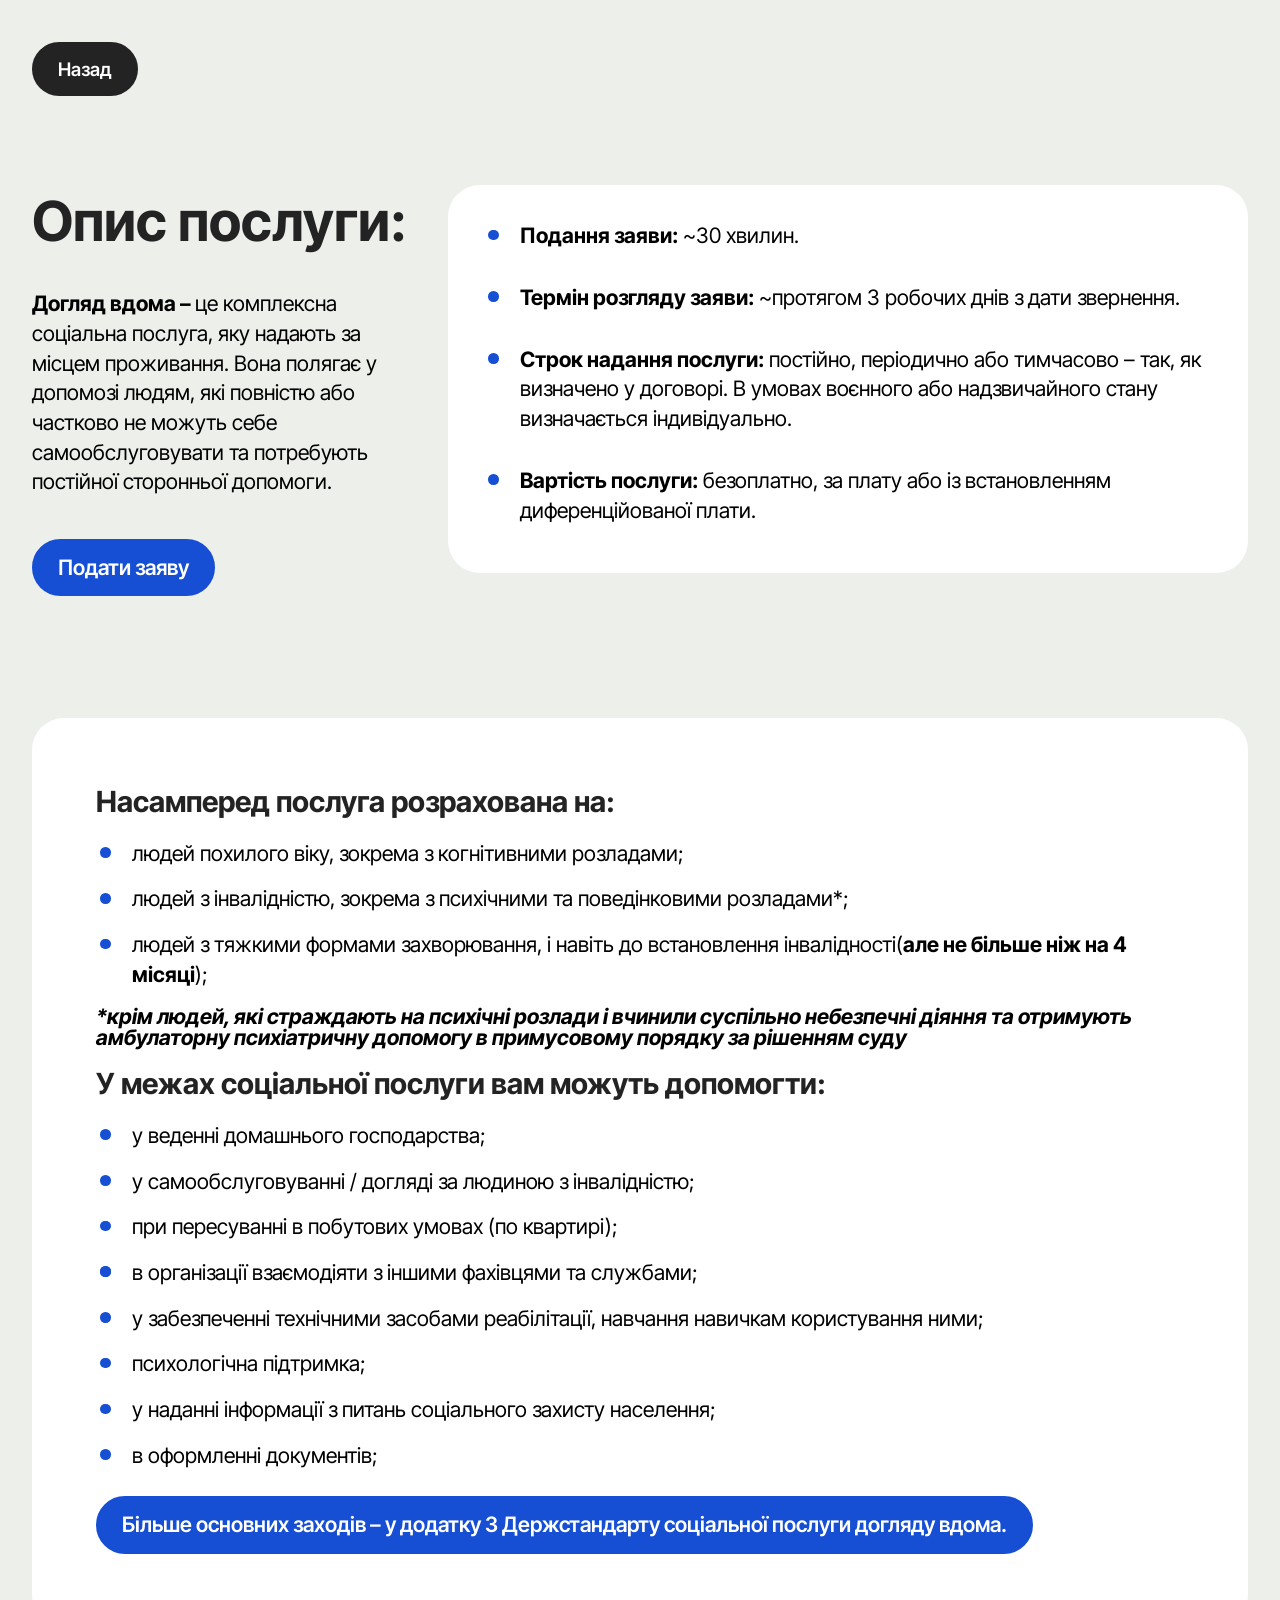
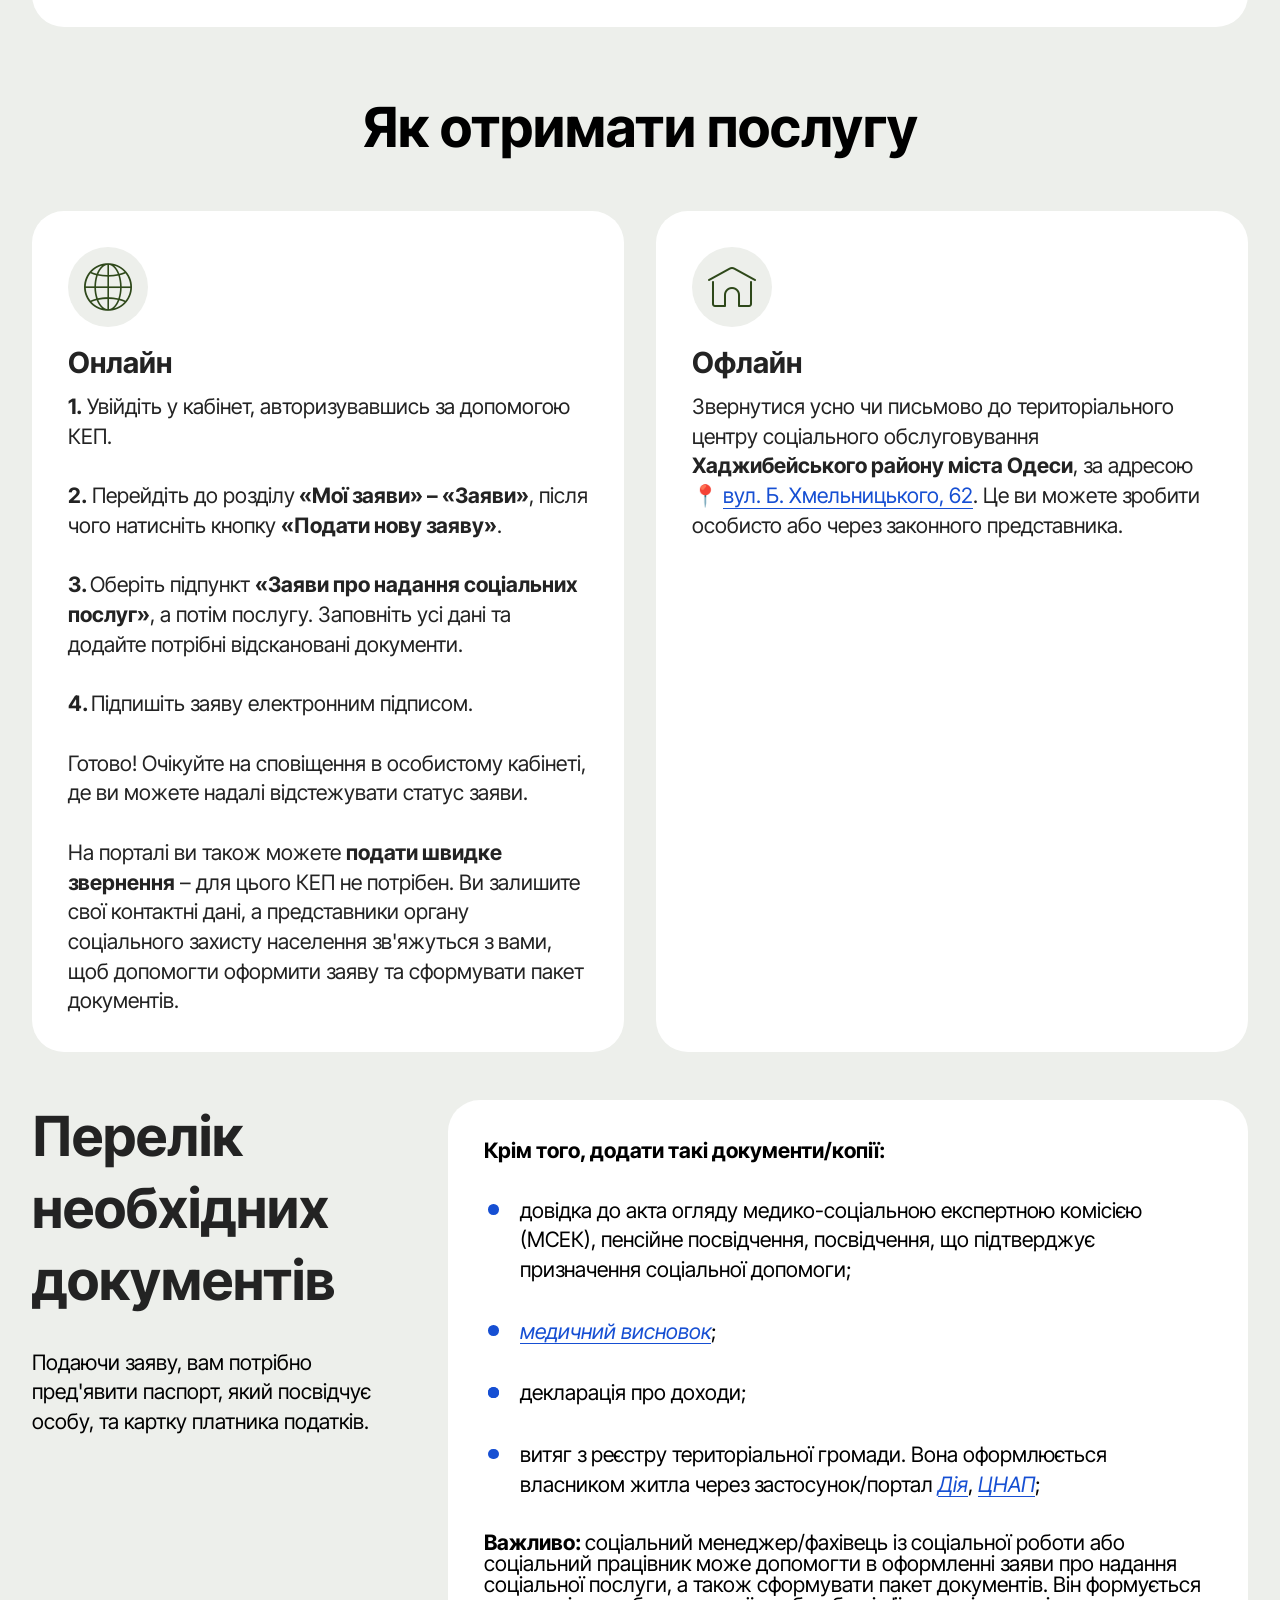
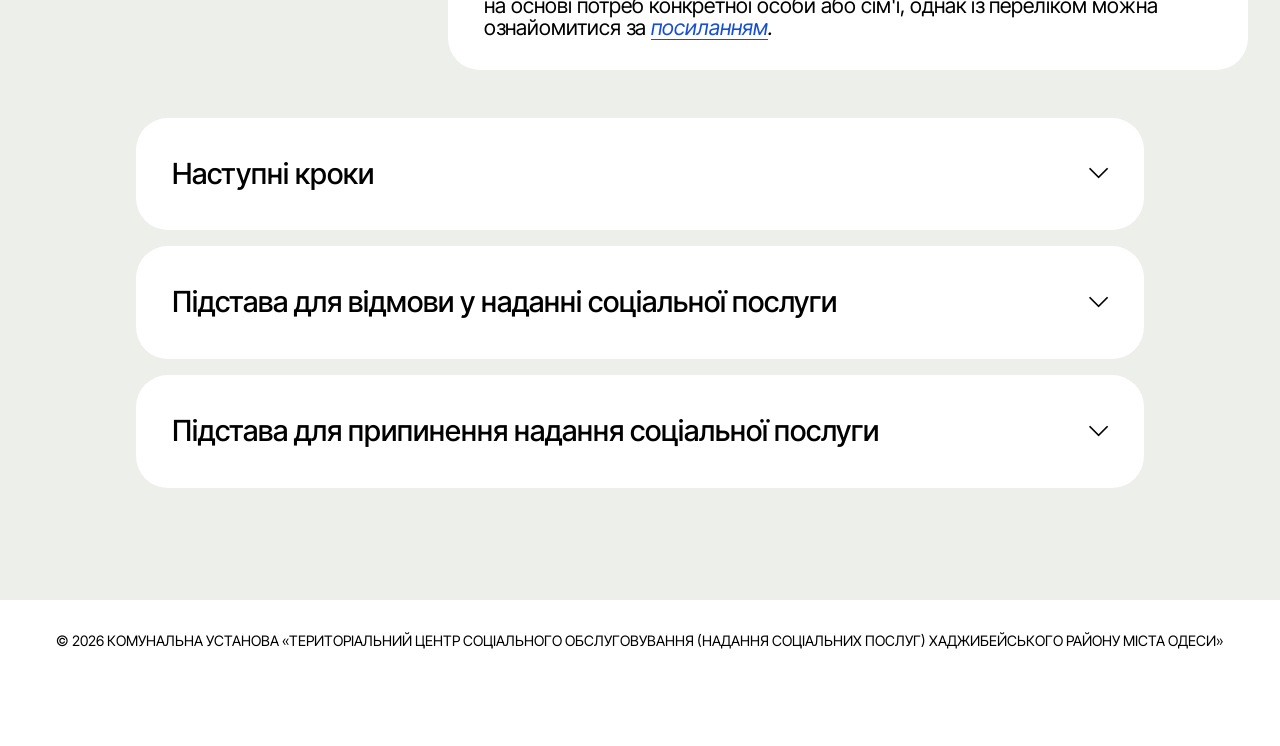
<file: doglyad_vdoma.html>
<!DOCTYPE html>
<html  >
<head>
  <!-- Site made with Mobirise Website Builder v6.1.12, https://mobirise.com -->
  <meta charset="UTF-8">
  <meta http-equiv="X-UA-Compatible" content="IE=edge">
  <meta name="generator" content="Mobirise v6.1.12, mobirise.com">
  <meta name="viewport" content="width=device-width, initial-scale=1, minimum-scale=1">
  <link rel="shortcut icon" href="assets/images/365163473-1030444861283729-5676907057164353348-n-96x96.jpg" type="image/x-icon">
  <meta name="description" content="">
  
  
  <title>doglyad_vdoma</title>
  <link rel="stylesheet" href="assets/web/assets/mobirise-icons2/mobirise2.css">
  <link rel="stylesheet" href="assets/web/assets/mobirise-icons/mobirise-icons.css">
  <link rel="stylesheet" href="assets/bootstrap/css/bootstrap.min.css">
  <link rel="stylesheet" href="assets/animatecss/animate.css">
  <link rel="stylesheet" href="assets/socicon/css/styles.css">
  <link rel="stylesheet" href="assets/theme/css/style.css">
  <link rel="preload" href="https://fonts.googleapis.com/css?family=Inter+Tight:100,200,300,400,500,600,700,800,900,100i,200i,300i,400i,500i,600i,700i,800i,900i&display=swap" as="style" onload="this.onload=null;this.rel='stylesheet'">
  <noscript><link rel="stylesheet" href="https://fonts.googleapis.com/css?family=Inter+Tight:100,200,300,400,500,600,700,800,900,100i,200i,300i,400i,500i,600i,700i,800i,900i&display=swap"></noscript>
  <link rel="preload" as="style" href="assets/mobirise/css/mbr-additional.css?v=wTZJZt"><link rel="stylesheet" href="assets/mobirise/css/mbr-additional.css?v=wTZJZt" type="text/css">

  
  
  
</head>
<body>
  
  <section data-bs-version="5.1" class="content12 cid-va4keAwBdm" id="content12-4g">
    
    <div class="container">
        <div class="row justify-content-center">
            <div class="col-md-12 col-lg-12">
                <div class="mbr-section-btn align-center"><a class="btn btn-black display-4" href="poslugi.html">Назад</a></div>
            </div>
        </div>
    </div>
</section>

<section data-bs-version="5.1" class="article021 cid-va4keACLWU" id="article21-4h">
    
    <div class="container">
        <div class="row justify-content-center">
            <div class="col-lg-4">
                <div class="col-12 col-md-12">
                    <h5 class="mbr-section-title mbr-fonts-style mt-0 mb-4 display-2"><strong>Опис послуги:</strong></h5>
                    <h6 class="mbr-section-subtitle mbr-fonts-style mt-0 mb-4 display-7"><strong>Догляд вдома – </strong>це комплексна соціальна послуга, яку надають за місцем проживання. Вона полягає у допомозі людям, які повністю або частково не можуть себе самообслуговувати та потребують постійної сторонньої допомоги.</h6>
                    <div class="mbr-section-btn item-footer mt-3 main-button"><a href="https://soc.gov.ua/services/doglyad-vdoma" class="btn item-btn btn-primary display-7" target="_blank">Подати заяву</a></div>
                </div>
            </div>

            <div class="col-lg-8 side-features">
                <div class="item-wrapper align-left">
                    <div class="counter-container mbr-text mbr-fonts-style display-7">
                        <ul>
                            <li><strong>Подання заяви:</strong>&nbsp;~30 хвилин.</li>
                            <li><strong>Термін розгляду заяви:</strong>&nbsp;~протягом 3 робочих днів з дати звернення.</li>
                            <li><strong>Строк надання послуги:</strong>&nbsp;постійно, періодично або тимчасово – так, як визначено у договорі. В умовах воєнного або надзвичайного стану визначається індивідуально.</li>
                            <li><strong>Вартість послуги:</strong>&nbsp;безоплатно, за плату або із встановленням диференційованої плати.</li>
                        </ul>
                    </div>
                </div>
            </div>
        </div>
    </div>
</section>

<section data-bs-version="5.1" class="list06 cid-va4keATq8P" id="list06-4j">
    
    <div class="container">
        
        <div class="row justify-content-center ">
            <div class="col-12 col-lg-12">
                <div class="item features-without-image col-12 active">
                    <div class="item-wrapper">
                        <h5 class="mbr-card-title mbr-fonts-style mt-0 mb-3 display-5"><strong>Насамперед послуга розрахована на:</strong></h5>
                        
                        <h4 class="mbr-card-subtitle mbr-fonts-style mt-0 mb-3 footer"></h4>
                        <div class="counter-container mbr-text mbr-fonts-style display-7">
                            <ul>
                                <li>людей похилого віку, зокрема з когнітивними розладами;
</li><li>людей з інвалідністю, зокрема з психічними та поведінковими розладами*;</li><li>людей з тяжкими формами захворювання, і навіть до встановлення інвалідності(<strong>але не більше ніж на 4 місяці</strong>);</li></ul><p><strong><em>*крім людей, які страждають на психічні розлади і вчинили суспільно небезпечні діяння та отримують амбулаторну психіатричну допомогу в примусовому порядку за рішенням суду</em></strong></p><ul>
                            </ul>
                        </div>
                        <h4 class="mbr-card-subtitle mbr-fonts-style mt-0 mb-3 display-5"><strong>У межах соціальної послуги вам можуть допомогти:</strong></h4>
                        <div class="counter-container mbr-text mbr-fonts-style display-7">
                            <ul>
                                <li>у веденні домашнього господарства;
</li><li>у самообслуговуванні / догляді за людиною з інвалідністю;
</li><li>при пересуванні в побутових умовах (по квартирі);</li><li>
</li><li>в організації взаємодіяти з іншими фахівцями та службами;</li><li>у забезпеченні технічними засобами реабілітації, навчання навичкам користування ними;</li><li>психологічна підтримка;</li><li>у наданні інформації з питань соціального захисту населення;</li><li>в оформленні документів;</li></ul><ul>
                            </ul>
                        </div>
                        <div class="mbr-section-btn"><a class="btn btn-primary display-7" href="https://zakon.rada.gov.ua/laws/show/z1990-13#n188" target="_blank">
                                Більше основних заходів – у додатку 3 Держстандарту соціальної послуги догляду вдома.</a></div>
                    </div>
                </div>
                
            </div>
        </div>
    </div>
</section>

<section data-bs-version="5.1" class="features5 cid-vek5W7rphi" id="features05-6k">
  

  
  
  <div class="container">
    <div class="row mb-5 justify-content-center">
      <div class="col-12 content-head">
        <h3 class="mbr-section-title mbr-fonts-style align-center mb-0 display-2"><strong>Як отримати послугу</strong></h3>
        
      </div>
    </div>
    <div class="row">
      <div class="item features-without-image col-12 col-md-6 col-lg-6 item-mb">
        <div class="item-wrapper">
          <div class="card-box align-left">
            <div class="iconfont-wrapper">
              <span class="mbr-iconfont socicon-internet socicon"></span>
            </div>
            <h5 class="card-title mbr-fonts-style display-5">
              <strong>Онлайн</strong>
            </h5>
            <p class="card-text mbr-fonts-style display-7"><strong>1.</strong> Увійдіть у кабінет, авторизувавшись за допомогою КЕП.<br>
<br><strong>2.</strong> Перейдіть до розділу<strong> «Мої заяви» – «Заяви»</strong>, після чого натисніть кнопку <strong>«Подати нову заяву»</strong>.
<br><br><strong>3. </strong>Оберіть підпункт <strong>«Заяви про надання соціальних послуг»</strong>, а потім послугу. Заповніть усі дані та додайте потрібні відскановані документи.
<br><br><strong>4. </strong>Підпишіть заяву електронним підписом.<br><br>Готово! Очікуйте на сповіщення в особистому кабінеті, де ви можете надалі відстежувати статус заяви.
<br>
<br>На порталі ви також можете <strong>подати швидке звернення</strong> – для цього КЕП не потрібен. Ви залишите свої контактні дані, а представники органу соціального захисту населення зв'яжуться з вами, щоб допомогти оформити заяву та сформувати пакет документів.<br></p>

            
          </div>
        </div>
      </div>
      <div class="item features-without-image col-12 col-md-6 col-lg-6 item-mb">
        <div class="item-wrapper">
          <div class="card-box align-left">
            <div class="iconfont-wrapper">
              <span class="mbr-iconfont mbri-home"></span>
            </div>
            <h5 class="card-title mbr-fonts-style display-5">
              <strong>Офлайн</strong>
            </h5>
            <p class="card-text mbr-fonts-style display-7">
              Звернутися усно чи письмово до територіального центру соціального обслуговування <strong>Хаджибейського району міста Одеси</strong>, за адресою📍&nbsp;<strong><a href="https://www.google.com/maps/dir/?api=1&destination=вул.+Богдана+Хмельницького+62+Одеса" class="text-primary" target="_blank">вул. Б. Хмельницького, 62</a></strong>. Це ви можете зробити особисто або через законного представника.&nbsp;<em><a href="https://www.google.com/maps/dir/?api=1&origin=%20&destination=вул.+Богдана+Хмельницького+62+Одеса" class="text-primary" target="_blank"><br></a></em><br></p>

            
          </div>
        </div>
      </div>
      
    </div>
  </div>
</section>

<section data-bs-version="5.1" class="article021 cid-va4keBi9Gs" id="article21-4l">
    
    <div class="container">
        <div class="row justify-content-center">
            <div class="col-lg-4">
                <div class="col-12 col-md-12">
                    <h5 class="mbr-section-title mbr-fonts-style mt-0 mb-4 display-2"><strong>Перелік необхідних документів</strong></h5>
                    <h6 class="mbr-section-subtitle mbr-fonts-style mt-0 mb-4 display-7">Подаючи заяву, вам потрібно пред'явити паспорт, який посвідчує особу, та картку платника податків.</h6>
                    
                </div>
            </div>

            <div class="col-lg-8 side-features">
                <div class="item-wrapper align-left">
                    <div class="counter-container mbr-text mbr-fonts-style display-7">
                        <div><strong>Крім того, додати такі документи/копії:</strong></div><div><strong><br></strong></div><ul>
                            <li>довідка до акта огляду медико-соціальною експертною комісією (МСЕК), пенсійне посвідчення, посвідчення, що підтверджує призначення соціальної допомоги;</li><li><a href="https://zakon.rada.gov.ua/laws/show/z1084-16#n23" class="text-primary" target="_blank"><em>медичний висновок</em></a>;</li><li>
</li><li>декларація про доходи;</li><li>витяг з реєстру територіальної громади. Вона оформлюється власником житла через застосунок/портал <a href="https://guide.diia.gov.ua/view/vydacha-vytiahu-z-reiestru-terytorialnoi-hromady" class="text-primary" target="_blank"><em>Дія</em></a>,&nbsp;<a href="https://cnap.omr.gov.ua/services/citizens/registration/" class="text-primary" target="_blank"><em>ЦНАП</em></a>;<br></li></ul><p><strong>Важливо: </strong>соціальний менеджер/фахівець із соціальної роботи або соціальний працівник може допомогти в оформленні заяви про надання соціальної послуги, а також сформувати пакет документів. Він формується на основі потреб конкретної особи або сім'ї, однак із переліком можна ознайомитися&nbsp;за <em><a href="https://zakon.rada.gov.ua/laws/show/64-2026-%D0%BF#Text" class="text-primary" target="_blank"><i>посиланням</i></a>.</em></p><ul>
                        </ul>
                    </div>
                </div>
            </div>
        </div>
    </div>
</section>

<section data-bs-version="5.1" class="list1 cid-va4keBpbRq" id="list01-4m">	
    
	
	<div class="container">
		<div class="row justify-content-center">
			<div class="col-12 col-md-12 col-lg-10 m-auto">
				<div class="content">
					
					<div id="bootstrap-accordion_35" class="panel-group accordionStyles accordion" role="tablist" aria-multiselectable="true">
						<div class="card">
							<div class="card-header" role="tab" id="headingOne">
								<a role="button" class="panel-title collapsed" data-toggle="collapse" data-bs-toggle="collapse" data-core="" href="#collapse1_35" aria-expanded="false" aria-controls="collapse1">
									<h6 class="panel-title-edit mbr-semibold mbr-fonts-style mb-0 display-5">Наступні кроки</h6>
									<span class="sign mbr-iconfont mobi-mbri-arrow-down"></span>
								</a>
							</div>
							<div id="collapse1_35" class="panel-collapse noScroll collapse" role="tabpanel" aria-labelledby="headingOne" data-parent="#accordion" data-bs-parent="#bootstrap-accordion_35">
								<div class="panel-body">
									<p class="mbr-fonts-style panel-text display-7"><strong>1.&nbsp;Комплексне визначення ступеня індивідуальних потреб</strong><br><br>Перш ніж надати послугу, мають оцінити потреби конкретної особи або сім’ї. Комплексне визначення ступеня індивідуальних потреб проводять протягом 3 робочих днів <strong>з дати рішення про надання соціальної послуги</strong>. За потреби повторне визначення проводять через місяць, але надалі – не рідше ніж один раз на рік.<br>
<br><strong>2.&nbsp;Складання індивідуального плану надання соціальної послуги</strong><br><strong>
</strong><br>Результати комплексного визначення ступеня індивідуальних потреб є підставою, щоб скласти або переглянути індивідуальний план. Це роблять протягом 3 робочих днів <strong>після визначення ступеня індивідуальних потреб</strong>. У такому документі зазначають заходи, які будуть проводитися, надаючи послугу, а також періодичність і строки виконання та відповідальних за це. План складається у 2 примірниках – один надається отримувачу або законному представникові, другий залишається у надавача соціальної послуги.<br>
<br><strong>3. Укладення договору про надання соціальної послуги</strong><br><strong>
</strong><br>Протягом 5 днів <strong>після рішення про надання соціальної послуги</strong> укладають договір – його підписує отримувач соціальної послуги (або його законний представник) та представник надавача соціальної послуги. Кожна зі сторін отримує примірник договору.<br></p>
								</div>
							</div>
						</div>
						<div class="card">
							<div class="card-header" role="tab" id="headingOne">
								<a role="button" class="panel-title collapsed" data-toggle="collapse" data-bs-toggle="collapse" data-core="" href="#collapse2_35" aria-expanded="false" aria-controls="collapse2">
									<h6 class="panel-title-edit mbr-semibold mbr-fonts-style mb-0 display-5">Підстава для відмови у наданні соціальної послуги</h6>
									<span class="sign mbr-iconfont mobi-mbri-arrow-down"></span>
								</a>
							</div>
							<div id="collapse2_35" class="panel-collapse noScroll collapse" role="tabpanel" aria-labelledby="headingOne" data-parent="#accordion" data-bs-parent="#bootstrap-accordion_35">
								<div class="panel-body">
									<p class="mbr-fonts-style panel-text display-7">1. Відсутності потреби у соціальних послугах за результатами оцінювання потреб особи з інвалідністю, особи похилого віку;<br><br>2. Ненадання надавачем соціальних послуг тих соціальних послуг, яких потребує особа з інвалідністю, особа похилого віку;<br><br>3. Наявності медичних протипоказань до надання соціальних послуг відповідно до висновку про стан здоров’я особи, яка потребує надання соціальних послуг, за формою, затвердженою МОЗ. Рішення про надання такій особі соціальних послуг приймається після усунення таких протипоказань.</p>
								</div>
							</div>
						</div>
						<div class="card">
							<div class="card-header" role="tab" id="headingOne">
								<a role="button" class="panel-title collapsed" data-toggle="collapse" data-bs-toggle="collapse" data-core="" href="#collapse3_35" aria-expanded="false" aria-controls="collapse3">
									<h6 class="panel-title-edit mbr-semibold mbr-fonts-style mb-0 display-5">Підстава для припинення надання соціальної послуги</h6>
									<span class="sign mbr-iconfont mobi-mbri-arrow-down"></span>
								</a>
							</div>
							<div id="collapse3_35" class="panel-collapse noScroll collapse" role="tabpanel" aria-labelledby="headingOne" data-parent="#accordion" data-bs-parent="#bootstrap-accordion_35">
								<div class="panel-body">
									<p class="mbr-fonts-style panel-text display-7">Припинення надання соціальних послуг здійснюється з підстав, визначених статтею 24 Закону України “Про соціальні послуги”.<br><br>1) Відсутність потреби у соціальних послугах за результатами оцінювання потреб особи/сім’ї;<br><br>2) Закінчення строку дії договору про надання соціальних послуг, крім випадків, передбачених частиною шостою статті 22 цього Закону;<br><br>3) Зміна місця проживання/перебування отримувача соціальних послуг, що унеможливлює надання соціальних послуг;<br><br>4) Невиконання без поважних причин отримувачем соціальних послуг вимог, визначених договором про надання соціальних послуг;<br><br>5) Виявлення/встановлення недостовірності поданих отримувачем соціальних послуг інформації/документів при зверненні за їх наданням, що унеможливлює подальше надання таких соціальних послуг;<br><br>6) Смерть отримувача соціальних послуг;<br><br>7) Дострокове розірвання договору про надання соціальних послуг за ініціативи отримувача соціальних послуг;<br><br>8) Ліквідація (припинення діяльності) надавача соціальних послуг або припинення надання ним відповідних соціальних послуг.<br><br>9)&nbsp;Грубе, принизливе ставлення отримувача соціальної послуги до надавача соціальної послуги;<br></p>
								</div>
							</div>
						</div>
						
						
						
					</div>
				</div>
			</div>
		</div>
	</div>
</section>

<section data-bs-version="5.1" class="footer7 cid-va4keBDtzF" once="footers" id="footer7-4n">

    

    

    <div class="container">
        <div class="media-container-row align-center mbr-white">
            <div class="col-12">
                <p class="mbr-text mb-0 mbr-fonts-style footer">
                    © 2026 КОМУНАЛЬНА УСТАНОВА «ТЕ­РИ­ТО­РІ­АЛЬ­НИЙ ЦЕНТР СОЦІАЛЬНОГО ОБ­СЛУ­ГО­ВУ­ВА­Н­НЯ (НАДАННЯ СОЦІАЛЬНИХ ПОСЛУГ) ХА­ДЖИ­БЕЙ­СЬКО­ГО РАЙОНУ МІСТА ОДЕСИ»</p>
            </div>
        </div>
    </div>
</section><section class="display-7" style="padding: 0;align-items: center;justify-content: center;flex-wrap: wrap;    align-content: center;display: flex;position: relative;height: 4rem;"><a href="https://mobiri.se/4462126" style="flex: 1 1;height: 4rem;position: absolute;width: 100%;z-index: 1;"><img alt="" style="height: 4rem;" src="[data-uri]"></a><p style="margin: 0;text-align: center;" class="display-7">&#8204;</p><a style="z-index:1" href="https://mobirise.com">Mobirise.com </a></section><script src="assets/bootstrap/js/bootstrap.bundle.min.js"></script>  <script src="assets/smoothscroll/smooth-scroll.js"></script>  <script src="assets/ytplayer/index.js"></script>  <script src="assets/mbr-switch-arrow/mbr-switch-arrow.js"></script>  <script src="assets/theme/js/script.js"></script>  
  
  
 <div id="scrollToTop" class="scrollToTop mbr-arrow-up"><a style="text-align: center;"><i class="mbr-arrow-up-icon mbr-arrow-up-icon-cm cm-icon cm-icon-smallarrow-up"></i></a></div>
    <input name="animation" type="hidden">
  </body>
</html>
</file>
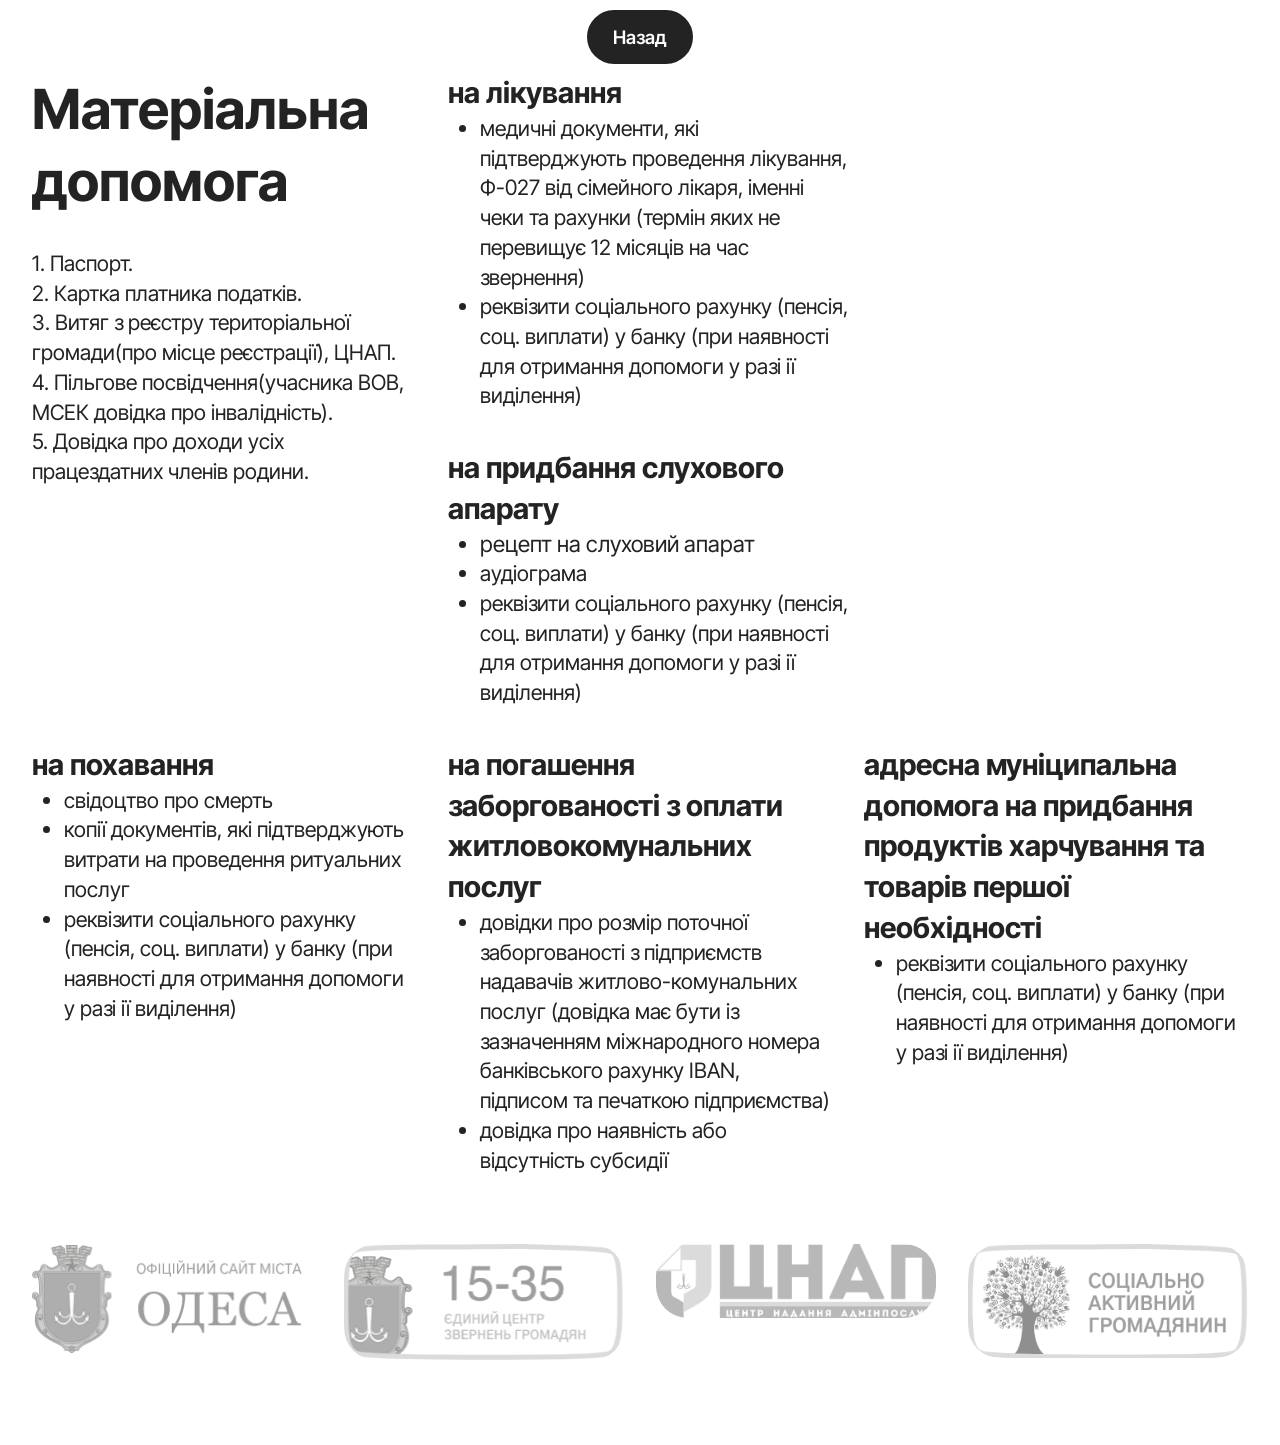
<file: mat_dopomoga.html>
<!DOCTYPE html>
<html  >
<head>
  <!-- Site made with Mobirise Website Builder v6.1.12, https://mobirise.com -->
  <meta charset="UTF-8">
  <meta http-equiv="X-UA-Compatible" content="IE=edge">
  <meta name="generator" content="Mobirise v6.1.12, mobirise.com">
  <meta name="viewport" content="width=device-width, initial-scale=1, minimum-scale=1">
  <link rel="shortcut icon" href="assets/images/365163473-1030444861283729-5676907057164353348-n-96x96.jpg" type="image/x-icon">
  <meta name="description" content="">
  
  
  <title>mat_dopomoga</title>
  <link rel="stylesheet" href="assets/bootstrap/css/bootstrap.min.css">
  <link rel="stylesheet" href="assets/animatecss/animate.css">
  <link rel="stylesheet" href="assets/theme/css/style.css">
  <link rel="preload" href="https://fonts.googleapis.com/css?family=Inter+Tight:100,200,300,400,500,600,700,800,900,100i,200i,300i,400i,500i,600i,700i,800i,900i&display=swap" as="style" onload="this.onload=null;this.rel='stylesheet'">
  <noscript><link rel="stylesheet" href="https://fonts.googleapis.com/css?family=Inter+Tight:100,200,300,400,500,600,700,800,900,100i,200i,300i,400i,500i,600i,700i,800i,900i&display=swap"></noscript>
  <link rel="preload" as="style" href="assets/mobirise/css/mbr-additional.css?v=K6mE79"><link rel="stylesheet" href="assets/mobirise/css/mbr-additional.css?v=K6mE79" type="text/css">

  
  
  
</head>
<body>
  
  <section data-bs-version="5.1" class="content12 cid-vedJBwR4tj" id="content12-60">
    
    <div class="container">
        <div class="row justify-content-center">
            <div class="col-md-12 col-lg-12">
                <div class="mbr-section-btn align-center"><a class="btn btn-black display-4" href="index.html#header05-1">Назад</a></div>
            </div>
        </div>
    </div>
</section>

<section data-bs-version="5.1" class="pricing04 startm5 cid-vedK2GJyyP" id="pricing04-61">
  
  
  
  <div class="container">
    <div class="row justify-content-center">
      <div class="col-lg-4">
        <div class="col-12 col-md-12">
          <h5 class="mbr-section-title mbr-fonts-style mt-0 mb-4 display-2"><strong>Матеріальна допомога</strong></h5>
          <h6 class="mbr-section-subtitle mbr-fonts-style mt-0 mb-4 display-7">1. Паспорт.<div>2. Картка платника податків.</div><div>3. Витяг з реєстру територіальної громади(про місце реєстрації), ЦНАП.</div><div>4. Пільгове посвідчення(учасника ВОВ, МСЕК довідка про інвалідність).</div><div>5. Довідка про доходи усіх працездатних членів родини.</div></h6>
         
        </div>
      </div>

      <div class="col-lg-8 side-features">
        <div class="item features-without-image col-12 col-md-6 col-lg-6 item-mb active">
          <div class="item-wrapper">
            <div class="item-head">
              <h5 class="item-title mbr-fonts-style mb-0 display-5"><strong>на лікування</strong></h5>
              
            </div>
            <div class="item-content">
              
              
              <div class="counter-container mbr-text mbr-fonts-style display-7">
                <ul><li>медичні документи, які підтверджують проведення лікування, Ф-027 від сімейного лікаря, іменні чеки та рахунки (термін яких не перевищує 12 місяців на час звернення)</li><li>реквізити соціального рахунку (пенсія, соц. виплати) у банку (при наявності для отримання допомоги у разі ії виділення)</li>
                </ul>
              </div>
            </div>
            
          </div>
        </div><div class="item features-without-image col-12 col-md-6 col-lg-6 item-mb">
          <div class="item-wrapper">
            <div class="item-head">
              <h5 class="item-title mbr-fonts-style mb-0 display-5"><strong>на придбання слухового апарату</strong></h5>
              
            </div>
            <div class="item-content">
              
              
              <div class="counter-container mbr-text mbr-fonts-style display-7">
                <ul>
                  <li><span style="font-size: 1.4rem;">рецепт на слуховий апарат</span><br></li><li>аудіограма</li><li>реквізити соціального рахунку (пенсія, соц. виплати) у банку (при наявності для отримання допомоги у разі ії виділення)</li>
                </ul>
              </div>
            </div>
            
          </div>
        </div>
        
      </div>
    </div>
  </div>
</section>

<section data-bs-version="5.1" class="pricing03 cid-vedSCb2Wgb" id="pricing03-68">
  

  
  <div class="container">
    <div class="row justify-content-center">
      <div class="col-12 content-head">
        
      </div>
    </div>
    <div class="row">
      
      <div class="item features-without-image col-12 col-md-6 col-lg-4 item-mb active">
        <div class="item-wrapper">
          <div class="item-head">
            <h5 class="item-title mbr-fonts-style mb-0 display-5">
              <strong>на похавання</strong></h5>
            
          </div>
          <div class="item-content">
            
            
            <div class="counter-container mbr-text mbr-fonts-style display-7">
              <ul>
                <li>свідоцтво про смерть</li><li>копії документів, які підтверджують витрати на проведення ритуальних послуг</li><li>реквізити соціального рахунку (пенсія, соц. виплати) у банку (при наявності для отримання допомоги у разі ії виділення)</li>
              </ul>
            </div>
          </div>
          
        </div>
      </div><div class="item features-without-image col-12 col-md-6 col-lg-4 item-mb">
        <div class="item-wrapper">
          <div class="item-head">
            <h5 class="item-title mbr-fonts-style mb-0 display-5">
              <strong>на погашення заборгованості з оплати житловокомунальних послуг</strong><br></h5>
            
          </div>
          <div class="item-content">
            
            
            <div class="counter-container mbr-text mbr-fonts-style display-7">
              <ul>
                <li>довідки про розмір поточної заборгованості з підприємств надавачів житлово-комунальних послуг (довідка має бути із зазначенням міжнародного номера банківського рахунку IBAN, підписом та печаткою підприємства)</li><li>довідка про наявність або відсутність субсидії&nbsp;</li>
              </ul>
            </div>
          </div>
          
        </div>
      </div>
      <div class="item features-without-image col-12 col-md-6 col-lg-4 item-mb">
        <div class="item-wrapper">
          <div class="item-head">
            <h5 class="item-title mbr-fonts-style mb-0 display-5"><strong>адресна муніципальна допомога на придбання продуктів харчування та товарів першої необхідності</strong></h5>
            
          </div>
          <div class="item-content">
            
            
            <div class="counter-container mbr-text mbr-fonts-style display-7">
              <ul>
                <li>реквізити соціального рахунку (пенсія, соц. виплати) у банку (при наявності для отримання допомоги у разі ії виділення)</li>
              </ul>
            </div>
          </div>
          
        </div>
      </div>
    </div>
  </div>
</section>

<section data-bs-version="5.1" class="clients1 cid-vedJhVX8yo" id="clients1-5y">
    
    <div class="images-container container">
        <div class="mbr-section-head">
            
            
            
        </div>
        <div class="row justify-content-center mt-4">
            <div class="col-md-3 card">
                <a href="https://omr.gov.ua/" target="_blank"><img src="assets/images/omr.png" alt="Mobirise Website Builder"></a>
            </div>
            <div class="col-md-3 card">
                <a href="https://1535.omr.gov.ua/" target="_blank"><img src="assets/images/1535-1.png" alt="Mobirise Website Builder"></a>
            </div>
            <div class="col-md-3 card">
                <a href="https://cnap.omr.gov.ua/" target="_blank"><img src="assets/images/cnap.png" alt="Mobirise Website Builder"></a>
            </div>
            <div class="col-md-3 card">
                <a href="https://citizen.omr.gov.ua/" target="_blank"><img src="assets/images/citizen-1.png" alt="Mobirise Website Builder"></a>
            </div>
            
            
            
            
        </div>
    </div>
</section>

<section data-bs-version="5.1" class="footer7 cid-vedJhWcwq6" once="footers" id="footer7-5z">

    

    

    <div class="container">
        <div class="media-container-row align-center mbr-white">
            <div class="col-12">
                <p class="mbr-text mb-0 mbr-fonts-style footer">
                    © 2026 КОМУНАЛЬНА УСТАНОВА «ТЕ­РИ­ТО­РІ­АЛЬ­НИЙ ЦЕНТР СОЦІАЛЬНОГО ОБ­СЛУ­ГО­ВУ­ВА­Н­НЯ (НАДАННЯ СОЦІАЛЬНИХ ПОСЛУГ) ХА­ДЖИ­БЕЙ­СЬКО­ГО РАЙОНУ МІСТА ОДЕСИ»</p>
            </div>
        </div>
    </div>
</section><section class="display-7" style="padding: 0;align-items: center;justify-content: center;flex-wrap: wrap;    align-content: center;display: flex;position: relative;height: 4rem;"><a href="https://mobiri.se/4462126" style="flex: 1 1;height: 4rem;position: absolute;width: 100%;z-index: 1;"><img alt="" style="height: 4rem;" src="[data-uri]"></a><p style="margin: 0;text-align: center;" class="display-7">&#8204;</p><a style="z-index:1" href="https://mobirise.com">Mobirise </a></section><script src="assets/bootstrap/js/bootstrap.bundle.min.js"></script>  <script src="assets/smoothscroll/smooth-scroll.js"></script>  <script src="assets/ytplayer/index.js"></script>  <script src="assets/theme/js/script.js"></script>  
  
  
 <div id="scrollToTop" class="scrollToTop mbr-arrow-up"><a style="text-align: center;"><i class="mbr-arrow-up-icon mbr-arrow-up-icon-cm cm-icon cm-icon-smallarrow-up"></i></a></div>
    <input name="animation" type="hidden">
  </body>
</html>
</file>
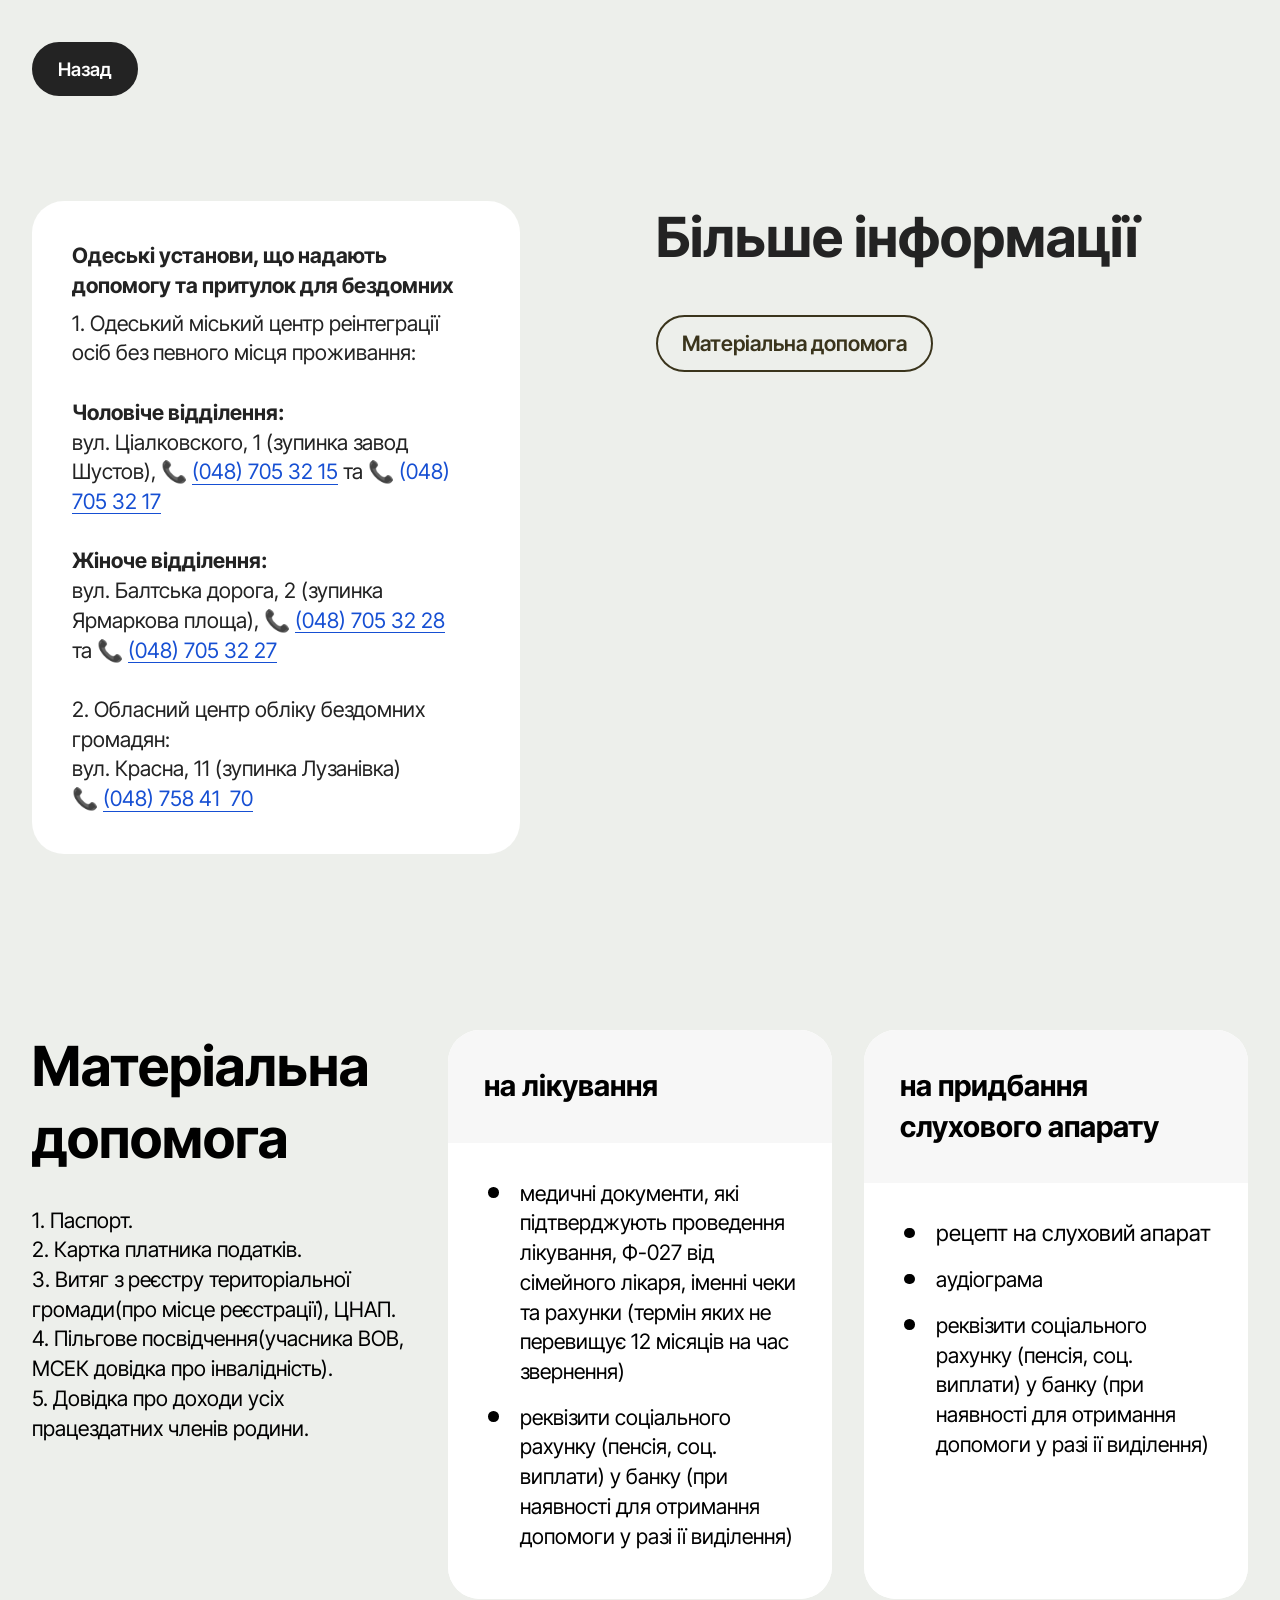
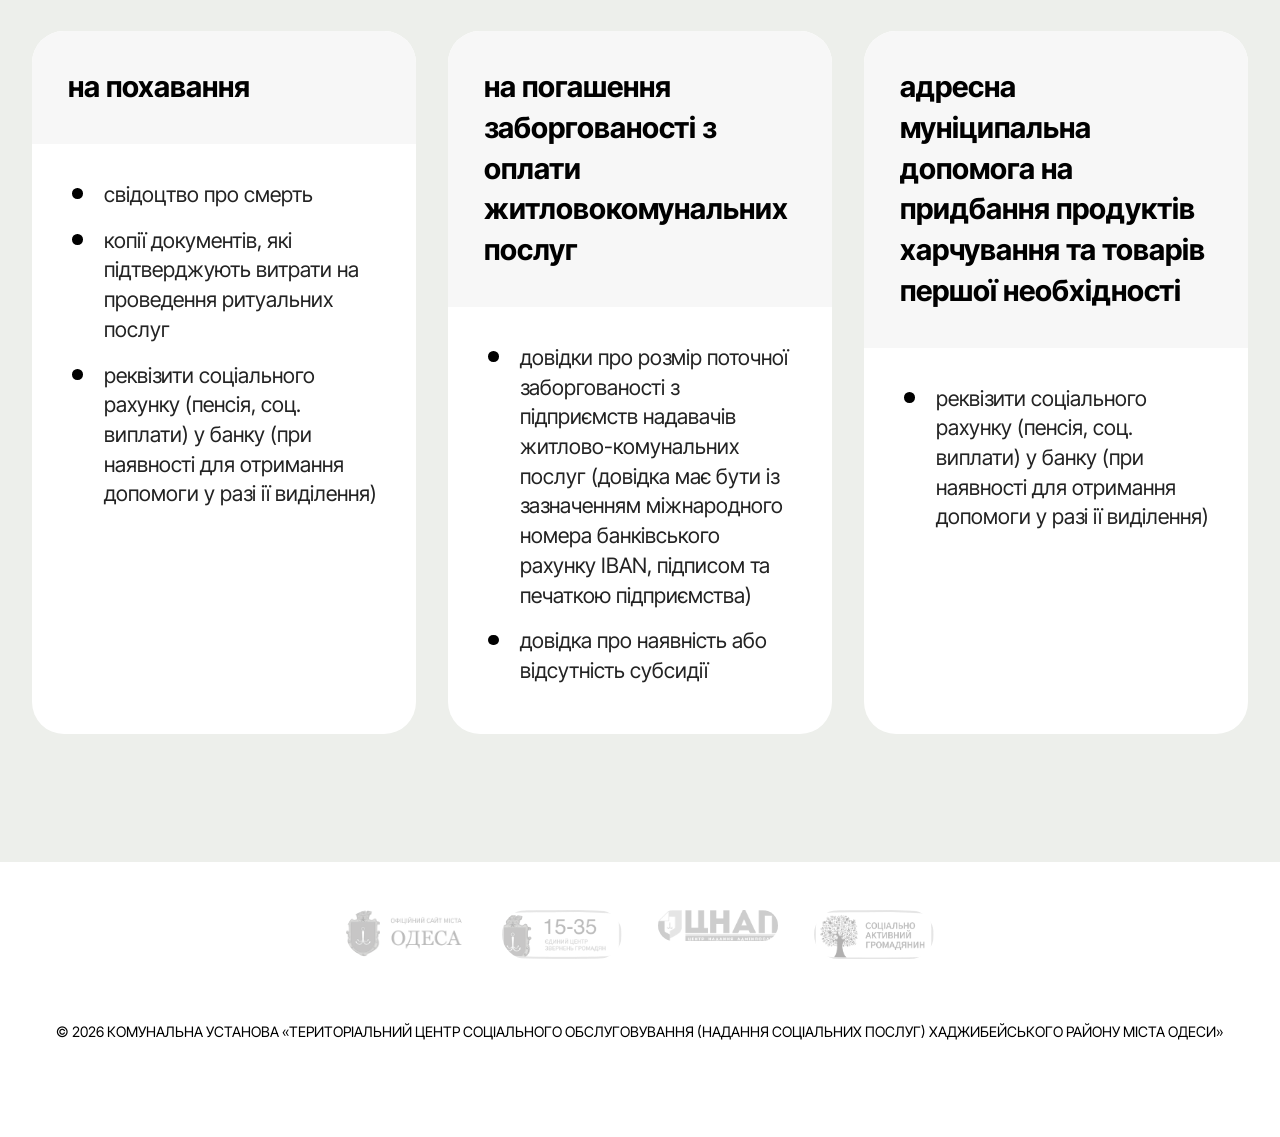
<file: more_info.html>
<!DOCTYPE html>
<html  >
<head>
  <!-- Site made with Mobirise Website Builder v6.1.12, https://mobirise.com -->
  <meta charset="UTF-8">
  <meta http-equiv="X-UA-Compatible" content="IE=edge">
  <meta name="generator" content="Mobirise v6.1.12, mobirise.com">
  <meta name="viewport" content="width=device-width, initial-scale=1, minimum-scale=1">
  <link rel="shortcut icon" href="assets/images/365163473-1030444861283729-5676907057164353348-n-96x96.jpg" type="image/x-icon">
  <meta name="description" content="">
  
  
  <title>more_info</title>
  <link rel="stylesheet" href="assets/bootstrap/css/bootstrap.min.css">
  <link rel="stylesheet" href="assets/animatecss/animate.css">
  <link rel="stylesheet" href="assets/theme/css/style.css">
  <link rel="preload" href="https://fonts.googleapis.com/css?family=Inter+Tight:100,200,300,400,500,600,700,800,900,100i,200i,300i,400i,500i,600i,700i,800i,900i&display=swap" as="style" onload="this.onload=null;this.rel='stylesheet'">
  <noscript><link rel="stylesheet" href="https://fonts.googleapis.com/css?family=Inter+Tight:100,200,300,400,500,600,700,800,900,100i,200i,300i,400i,500i,600i,700i,800i,900i&display=swap"></noscript>
  <link rel="preload" as="style" href="assets/mobirise/css/mbr-additional.css?v=1rdmkp"><link rel="stylesheet" href="assets/mobirise/css/mbr-additional.css?v=1rdmkp" type="text/css">

  
  
  
</head>
<body>
  
  <section data-bs-version="5.1" class="content12 cid-veppGwFapH" id="content12-6w">
    
    <div class="container">
        <div class="row justify-content-center">
            <div class="col-md-12 col-lg-12">
                <div class="mbr-section-btn align-center"><a class="btn btn-black display-4" href="index.html">Назад</a></div>
            </div>
        </div>
    </div>
</section>

<section data-bs-version="5.1" class="header6 cid-vepqkEfCyd" id="header06-71">
	

	
	

	<div class="container">
		<div class="row">
			<div class="col-12 col-lg-5">
				<div class="card-wrapper">
					<h3 class="mbr-section-cardtitle mbr-fonts-style mb-2 display-7"><strong>Одеські установи, що надають допомогу та притулок для бездомних&nbsp;</strong></h3>

					<p class="mbr-cardtext mbr-fonts-style mb-0 display-7">
					1. Одеський міський центр реінтеграції осіб без певного місця проживання:<br><br><strong>Чоловіче відділення:</strong><br>вул. Ціалковского, 1 (зупинка завод Шустов),&nbsp;📞&nbsp;<a href="tel:(048) 705 32 15" class="text-primary">(048) 705 32 15</a> та&nbsp;📞&nbsp;<a href="tel:(048) 705 32 17" class="text-primary">(048) 705 32 17</a><br><br><strong>Жіноче відділення:</strong><br>вул. Балтська дорога, 2 (зупинка Ярмаркова площа),&nbsp;📞&nbsp;<a href="tel:(048) 705 32 28" class="text-primary">(048) 705 32 28</a> та&nbsp;📞&nbsp;<a href="tel:(048) 705 32 27" class="text-primary">(048) 705 32 27</a><strong><br></strong><br>2. Обласний центр обліку бездомних громадян:<br>вул. Красна, 11 (зупинка Лузанівка)&nbsp;<br>📞&nbsp;<a href="tel:(048) 758 41  70" class="text-primary">(048) 758 41&nbsp; 70</a><br></p>
				</div>
			</div>
			<div class="col-12 col-lg-6">
				<h1 class="mbr-section-title mbr-fonts-style mb-4 display-2"><strong>Більше інформації</strong></h1>
				
				
				<div class="mbr-section-btn mt-4"><a class="btn btn-success-outline display-7" href="more_info.html#pricing04-73">Матеріальна допомога</a></div>
			</div>
		</div>
	</div>
</section>

<section data-bs-version="5.1" class="pricing04 startm5 cid-vepqEFPMZD" id="pricing04-73">
  
  
  
  <div class="container">
    <div class="row justify-content-center">
      <div class="col-lg-4">
        <div class="col-12 col-md-12">
          <h5 class="mbr-section-title mbr-fonts-style mt-0 mb-4 display-2"><strong>Матеріальна допомога</strong></h5>
          <h6 class="mbr-section-subtitle mbr-fonts-style mt-0 mb-4 display-7">1. Паспорт.<div>2. Картка платника податків.</div><div>3. Витяг з реєстру територіальної громади(про місце реєстрації), ЦНАП.</div><div>4. Пільгове посвідчення(учасника ВОВ, МСЕК довідка про інвалідність).</div><div>5. Довідка про доходи усіх працездатних членів родини.</div></h6>
         
        </div>
      </div>

      <div class="col-lg-8 side-features">
        <div class="item features-without-image col-12 col-md-6 col-lg-6 item-mb active">
          <div class="item-wrapper">
            <div class="item-head">
              <h5 class="item-title mbr-fonts-style mb-0 display-5"><strong>на лікування</strong></h5>
              
            </div>
            <div class="item-content">
              
              
              <div class="counter-container mbr-text mbr-fonts-style display-7">
                <ul><li>медичні документи, які підтверджують проведення лікування, Ф-027 від сімейного лікаря, іменні чеки та рахунки (термін яких не перевищує 12 місяців на час звернення)</li><li>реквізити соціального рахунку (пенсія, соц. виплати) у банку (при наявності для отримання допомоги у разі ії виділення)</li>
                </ul>
              </div>
            </div>
            
          </div>
        </div><div class="item features-without-image col-12 col-md-6 col-lg-6 item-mb">
          <div class="item-wrapper">
            <div class="item-head">
              <h5 class="item-title mbr-fonts-style mb-0 display-5"><strong>на придбання слухового апарату</strong></h5>
              
            </div>
            <div class="item-content">
              
              
              <div class="counter-container mbr-text mbr-fonts-style display-7">
                <ul>
                  <li><span style="font-size: 1.4rem;">рецепт на слуховий апарат</span><br></li><li>аудіограма</li><li>реквізити соціального рахунку (пенсія, соц. виплати) у банку (при наявності для отримання допомоги у разі ії виділення)</li>
                </ul>
              </div>
            </div>
            
          </div>
        </div>
        
      </div>
    </div>
  </div>
</section>

<section data-bs-version="5.1" class="pricing03 cid-vepqFzHJmt" id="pricing03-74">
  

  
  <div class="container">
    <div class="row justify-content-center">
      <div class="col-12 content-head">
        
      </div>
    </div>
    <div class="row">
      
      <div class="item features-without-image col-12 col-md-6 col-lg-4 item-mb active">
        <div class="item-wrapper">
          <div class="item-head">
            <h5 class="item-title mbr-fonts-style mb-0 display-5">
              <strong>на похавання</strong></h5>
            
          </div>
          <div class="item-content">
            
            
            <div class="counter-container mbr-text mbr-fonts-style display-7">
              <ul>
                <li>свідоцтво про смерть</li><li>копії документів, які підтверджують витрати на проведення ритуальних послуг</li><li>реквізити соціального рахунку (пенсія, соц. виплати) у банку (при наявності для отримання допомоги у разі ії виділення)</li>
              </ul>
            </div>
          </div>
          
        </div>
      </div><div class="item features-without-image col-12 col-md-6 col-lg-4 item-mb">
        <div class="item-wrapper">
          <div class="item-head">
            <h5 class="item-title mbr-fonts-style mb-0 display-5">
              <strong>на погашення заборгованості з оплати житловокомунальних послуг</strong><br></h5>
            
          </div>
          <div class="item-content">
            
            
            <div class="counter-container mbr-text mbr-fonts-style display-7">
              <ul>
                <li>довідки про розмір поточної заборгованості з підприємств надавачів житлово-комунальних послуг (довідка має бути із зазначенням міжнародного номера банківського рахунку IBAN, підписом та печаткою підприємства)</li><li>довідка про наявність або відсутність субсидії&nbsp;</li>
              </ul>
            </div>
          </div>
          
        </div>
      </div>
      <div class="item features-without-image col-12 col-md-6 col-lg-4 item-mb">
        <div class="item-wrapper">
          <div class="item-head">
            <h5 class="item-title mbr-fonts-style mb-0 display-5"><strong>адресна муніципальна допомога на придбання продуктів харчування та товарів першої необхідності</strong></h5>
            
          </div>
          <div class="item-content">
            
            
            <div class="counter-container mbr-text mbr-fonts-style display-7">
              <ul>
                <li>реквізити соціального рахунку (пенсія, соц. виплати) у банку (при наявності для отримання допомоги у разі ії виділення)</li>
              </ul>
            </div>
          </div>
          
        </div>
      </div>
    </div>
  </div>
</section>

<section data-bs-version="5.1" class="clients1 cid-veppGxOpxF" id="clients1-6z">
    
    <div class="images-container container">
        <div class="mbr-section-head">
            
            
            
        </div>
        <div class="row justify-content-center mt-4">
            <div class="col-md-3 card">
                <a href="https://omr.gov.ua/" target="_blank"><img src="assets/images/omr.png" alt="Mobirise Website Builder"></a>
            </div>
            <div class="col-md-3 card">
                <a href="https://1535.omr.gov.ua/" target="_blank"><img src="assets/images/1535-1.png" alt="Mobirise Website Builder"></a>
            </div>
            <div class="col-md-3 card">
                <a href="https://cnap.omr.gov.ua/" target="_blank"><img src="assets/images/cnap.png" alt="Mobirise Website Builder"></a>
            </div>
            <div class="col-md-3 card">
                <a href="https://citizen.omr.gov.ua/" target="_blank"><img src="assets/images/citizen-1.png" alt="Mobirise Website Builder"></a>
            </div>
            
            
            
            
        </div>
    </div>
</section>

<section data-bs-version="5.1" class="footer7 cid-veppGy5sm9" once="footers" id="footer7-70">

    

    

    <div class="container">
        <div class="media-container-row align-center mbr-white">
            <div class="col-12">
                <p class="mbr-text mb-0 mbr-fonts-style footer">
                    © 2026 КОМУНАЛЬНА УСТАНОВА «ТЕ­РИ­ТО­РІ­АЛЬ­НИЙ ЦЕНТР СОЦІАЛЬНОГО ОБ­СЛУ­ГО­ВУ­ВА­Н­НЯ (НАДАННЯ СОЦІАЛЬНИХ ПОСЛУГ) ХА­ДЖИ­БЕЙ­СЬКО­ГО РАЙОНУ МІСТА ОДЕСИ»</p>
            </div>
        </div>
    </div>
</section><section class="display-7" style="padding: 0;align-items: center;justify-content: center;flex-wrap: wrap;    align-content: center;display: flex;position: relative;height: 4rem;"><a href="https://mobiri.se/4462126" style="flex: 1 1;height: 4rem;position: absolute;width: 100%;z-index: 1;"><img alt="" style="height: 4rem;" src="[data-uri]"></a><p style="margin: 0;text-align: center;" class="display-7">&#8204;</p><a style="z-index:1" href="https://mobirise.com/builder/ai-website-maker.html">Best AI Website Maker</a></section><script src="assets/bootstrap/js/bootstrap.bundle.min.js"></script>  <script src="assets/smoothscroll/smooth-scroll.js"></script>  <script src="assets/ytplayer/index.js"></script>  <script src="assets/theme/js/script.js"></script>  
  
  
 <div id="scrollToTop" class="scrollToTop mbr-arrow-up"><a style="text-align: center;"><i class="mbr-arrow-up-icon mbr-arrow-up-icon-cm cm-icon cm-icon-smallarrow-up"></i></a></div>
    <input name="animation" type="hidden">
  </body>
</html>
</file>
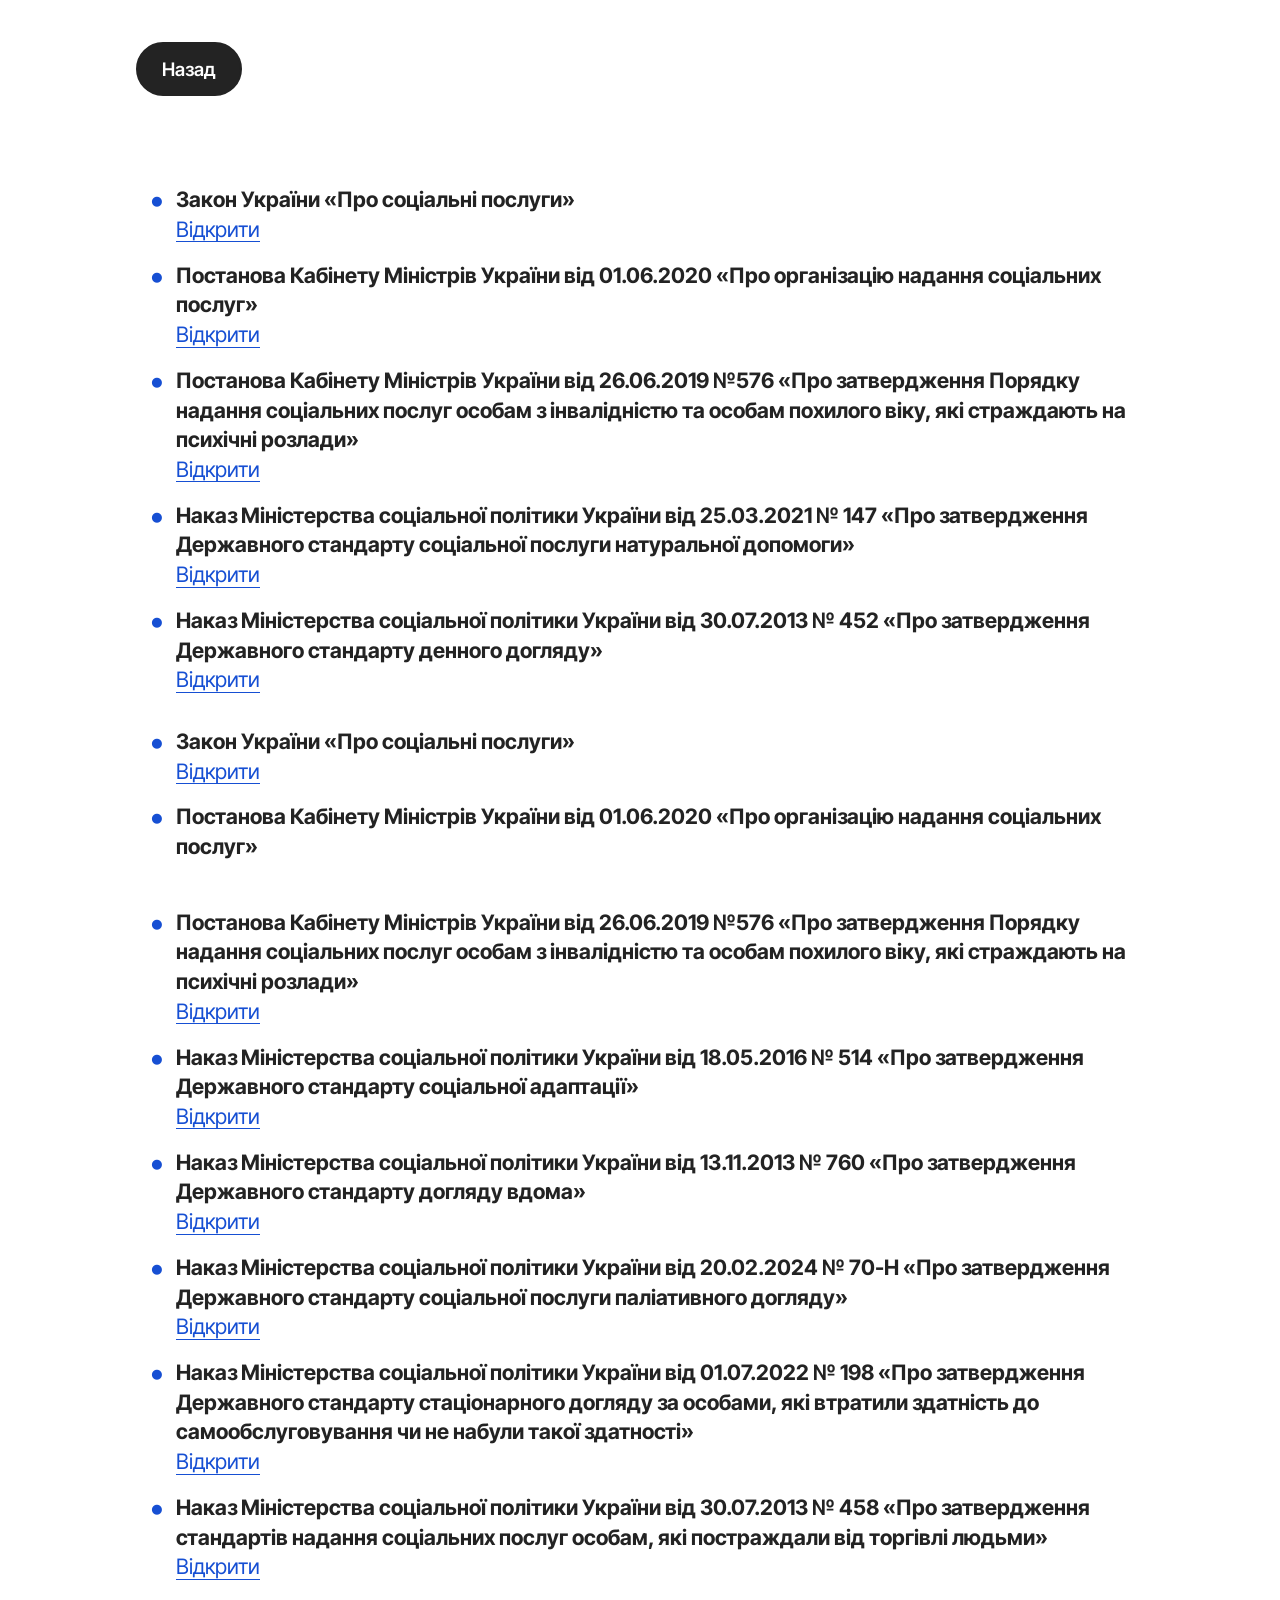
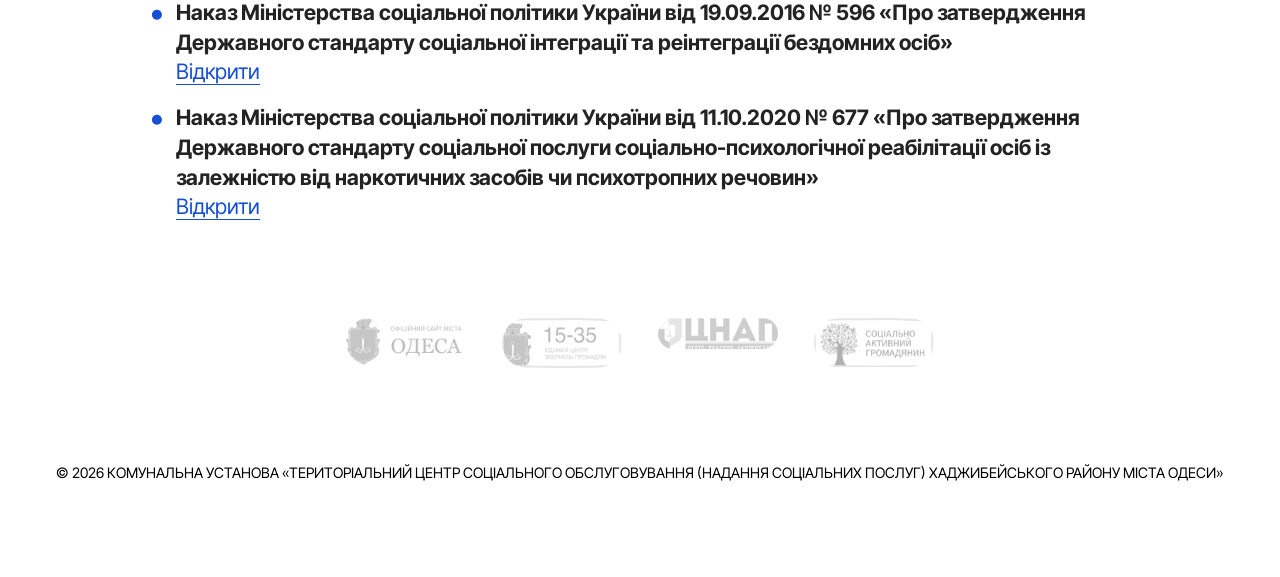
<file: nakaz.html>
<!DOCTYPE html>
<html  >
<head>
  <!-- Site made with Mobirise Website Builder v6.1.12, https://mobirise.com -->
  <meta charset="UTF-8">
  <meta http-equiv="X-UA-Compatible" content="IE=edge">
  <meta name="generator" content="Mobirise v6.1.12, mobirise.com">
  <meta name="viewport" content="width=device-width, initial-scale=1, minimum-scale=1">
  <link rel="shortcut icon" href="assets/images/365163473-1030444861283729-5676907057164353348-n-96x96.jpg" type="image/x-icon">
  <meta name="description" content="">
  
  
  <title>nakaz</title>
  <link rel="stylesheet" href="assets/bootstrap/css/bootstrap.min.css">
  <link rel="stylesheet" href="assets/animatecss/animate.css">
  <link rel="stylesheet" href="assets/theme/css/style.css">
  <link rel="preload" href="https://fonts.googleapis.com/css?family=Inter+Tight:100,200,300,400,500,600,700,800,900,100i,200i,300i,400i,500i,600i,700i,800i,900i&display=swap" as="style" onload="this.onload=null;this.rel='stylesheet'">
  <noscript><link rel="stylesheet" href="https://fonts.googleapis.com/css?family=Inter+Tight:100,200,300,400,500,600,700,800,900,100i,200i,300i,400i,500i,600i,700i,800i,900i&display=swap"></noscript>
  <link rel="preload" as="style" href="assets/mobirise/css/mbr-additional.css?v=i4oPGs"><link rel="stylesheet" href="assets/mobirise/css/mbr-additional.css?v=i4oPGs" type="text/css">

  
  
  
</head>
<body>
  
  <section data-bs-version="5.1" class="content12 cid-v9LVcl7DvL" id="content12-49">
    
    <div class="container">
        <div class="row justify-content-center">
            <div class="col-md-12 col-lg-10">
                <div class="mbr-section-btn align-center"><a class="btn btn-black display-4" href="poslugi.html">Назад</a></div>
            </div>
        </div>
    </div>
</section>

<section data-bs-version="5.1" class="content14 cid-v9LNg93Wea" id="content14-3v">
    

    
    
    
    <div class="container">
        <div class="row justify-content-center">
            <div class="col-md-12 col-lg-10">
                    
                <ul class="list mbr-fonts-style display-7">
                    <li><strong>Закон України «Про соціальні послуги»</strong><br><a href="https://zakon.rada.gov.ua/laws/show/2671-19#Text" class="text-primary" target="_blank">Відкрити</a></li>
                    <li><strong>Постанова Кабінету Міністрів України від 01.06.2020 «Про організацію надання соціальних послуг»</strong><br><a href="https://zakon.rada.gov.ua/laws/show/587-2020-%D0%BF#Text" class="text-primary" target="_blank">Відкрити</a></li>
                    <li><strong>Постанова Кабінету Міністрів України від 26.06.2019 №576 «Про затвердження Порядку надання соціальних послуг особам з інвалідністю та особам похилого віку, які страждають на психічні розлади»</strong><br><a href="https://zakon.rada.gov.ua/laws/show/576-2019-%D0%BF#Text" class="text-primary" target="_blank">Відкрити</a></li>
                    <li><strong>Наказ Міністерства соціальної політики України від 25.03.2021 № 147 «Про затвердження Державного стандарту соціальної послуги натуральної допомоги»</strong><br><a href="https://zakon.rada.gov.ua/laws/show/z0589-21#Text" class="text-primary" target="_blank">Відкрити</a></li>
                    <li><strong>Наказ Міністерства соціальної політики України від 30.07.2013 № 452 «Про затвердження Державного стандарту денного догляду»<br></strong><a href="https://zakon.rada.gov.ua/laws/show/z1363-13#Text" class="text-primary" target="_blank">Відкрити</a></li>
                </ul>
            </div>
        </div>
    </div>
</section>

<section data-bs-version="5.1" class="content14 cid-va4vGeuJp7" id="content14-4x">
    

    
    
    
    <div class="container">
        <div class="row justify-content-center">
            <div class="col-md-12 col-lg-10">
                    
                <ul class="list mbr-fonts-style display-7">
                    <li><strong>Закон України «Про соціальні послуги»</strong><br><a href="https://zakon.rada.gov.ua/laws/show/2671-19#Text" class="text-primary" target="_blank">Відкрити</a></li>
                    <li><strong>Постанова Кабінету Міністрів України від 01.06.2020 «Про організацію надання соціальних послуг»</strong><br><a href="https://zakon.rada.gov.ua/laws/show/587-2020-%D0%BF#Text" class="text-primary" target="_blank">Відкрити</a></li>
                    <li><strong>Постанова Кабінету Міністрів України від 26.06.2019 №576 «Про затвердження Порядку надання соціальних послуг особам з інвалідністю та особам похилого віку, які страждають на психічні розлади»</strong><br><a href="https://zakon.rada.gov.ua/laws/show/576-2019-%D0%BF#Text" class="text-primary" target="_blank">Відкрити</a></li>
                    <li><strong>Наказ Міністерства соціальної політики України від 18.05.2016 № 514 «Про затвердження Державного стандарту соціальної адаптації»</strong><br><a href="https://zakon.rada.gov.ua/laws/show/z0665-15#Text" class="text-primary" target="_blank">Відкрити</a></li>
                    <li><strong>Наказ Міністерства соціальної політики України від 13.11.2013 № 760 «Про затвердження Державного стандарту догляду вдома»<br></strong><a href="https://zakon.rada.gov.ua/laws/show/z1363-13#Text" class="text-primary" target="_blank">Відкрити</a></li>
                </ul>
            </div>
        </div>
    </div>
</section>

<section data-bs-version="5.1" class="content14 cid-v9LOMtmwTT" id="content14-3x">
    

    
    
    
    <div class="container">
        <div class="row justify-content-center">
            <div class="col-md-12 col-lg-10">
                    
                <ul class="list mbr-fonts-style display-7">
                    <li><strong>Наказ Міністерства соціальної політики України від 20.02.2024 № 70-Н «Про затвердження Державного стандарту соціальної послуги паліативного догляду»</strong><br><a href="https://zakon.rada.gov.ua/laws/show/z0504-24#Text" class="text-primary" target="_blank">Відкрити</a></li>
                    <li><strong>Наказ Міністерства соціальної політики України від 01.07.2022 № 198 «Про затвердження Державного стандарту стаціонарного догляду за особами, які втратили здатність до самообслуговування чи не набули такої здатності»</strong><br><a href="https://zakon.rada.gov.ua/laws/show/z0432-16#Text" class="text-primary" target="_blank">Відкрити</a></li>
                    <li><strong>Наказ Міністерства соціальної політики України від 30.07.2013 № 458 «Про затвердження стандартів надання соціальних послуг особам, які постраждали від торгівлі людьми»</strong><br><a href="https://zakon.rada.gov.ua/laws/show/z1327-13#n9" class="text-primary" target="_blank">Відкрити</a></li>
                    <li><strong>Наказ Міністерства соціальної політики України від 19.09.2016 № 596 «Про затвердження Державного стандарту соціальної інтеграції та реінтеграції бездомних осіб»</strong><br><a href="https://zakon.rada.gov.ua/laws/show/z1671-13#Text" class="text-primary" target="_blank">Відкрити</a></li>
                    <li><strong>Наказ Міністерства соціальної політики України від 11.10.2020 № 677 «Про затвердження Державного стандарту соціальної послуги соціально-психологічної реабілітації осіб із залежністю від наркотичних засобів чи психотропних речовин»<br></strong><a href="https://zakon.rada.gov.ua/laws/show/z1218-20#Text" class="text-primary" target="_blank">Відкрити</a></li>
                </ul>
            </div>
        </div>
    </div>
</section>

<section data-bs-version="5.1" class="clients1 cid-v9LW8iqdrZ" id="clients1-4b">
    
    <div class="images-container container">
        <div class="mbr-section-head">
            
            
            
        </div>
        <div class="row justify-content-center mt-4">
            <div class="col-md-3 card">
                <a href="https://omr.gov.ua/" target="_blank"><img src="assets/images/omr.png" alt="Mobirise Website Builder"></a>
            </div>
            <div class="col-md-3 card">
                <a href="https://1535.omr.gov.ua/" target="_blank"><img src="assets/images/1535-1.png" alt="Mobirise Website Builder"></a>
            </div>
            <div class="col-md-3 card">
                <a href="https://cnap.omr.gov.ua/" target="_blank"><img src="assets/images/cnap.png" alt="Mobirise Website Builder"></a>
            </div>
            <div class="col-md-3 card">
                <a href="https://citizen.omr.gov.ua/" target="_blank"><img src="assets/images/citizen-1.png" alt="Mobirise Website Builder"></a>
            </div>
            
            
            
            
        </div>
    </div>
</section>

<section data-bs-version="5.1" class="footer7 cid-v9LVSg6EtD" once="footers" id="footer7-4a">

    

    

    <div class="container">
        <div class="media-container-row align-center mbr-white">
            <div class="col-12">
                <p class="mbr-text mb-0 mbr-fonts-style footer">
                    © 2026 КОМУНАЛЬНА УСТАНОВА «ТЕ­РИ­ТО­РІ­АЛЬ­НИЙ ЦЕНТР СОЦІАЛЬНОГО ОБ­СЛУ­ГО­ВУ­ВА­Н­НЯ (НАДАННЯ СОЦІАЛЬНИХ ПОСЛУГ) ХА­ДЖИ­БЕЙ­СЬКО­ГО РАЙОНУ МІСТА ОДЕСИ»</p>
            </div>
        </div>
    </div>
</section><section class="display-7" style="padding: 0;align-items: center;justify-content: center;flex-wrap: wrap;    align-content: center;display: flex;position: relative;height: 4rem;"><a href="https://mobiri.se/4462126" style="flex: 1 1;height: 4rem;position: absolute;width: 100%;z-index: 1;"><img alt="" style="height: 4rem;" src="[data-uri]"></a><p style="margin: 0;text-align: center;" class="display-7">&#8204;</p><a style="z-index:1" href="https://mobirise.com/builder/ai-website-maker.html">Free AI Website Maker</a></section><script src="assets/bootstrap/js/bootstrap.bundle.min.js"></script>  <script src="assets/smoothscroll/smooth-scroll.js"></script>  <script src="assets/ytplayer/index.js"></script>  <script src="assets/theme/js/script.js"></script>  
  
  
 <div id="scrollToTop" class="scrollToTop mbr-arrow-up"><a style="text-align: center;"><i class="mbr-arrow-up-icon mbr-arrow-up-icon-cm cm-icon cm-icon-smallarrow-up"></i></a></div>
    <input name="animation" type="hidden">
  </body>
</html>
</file>
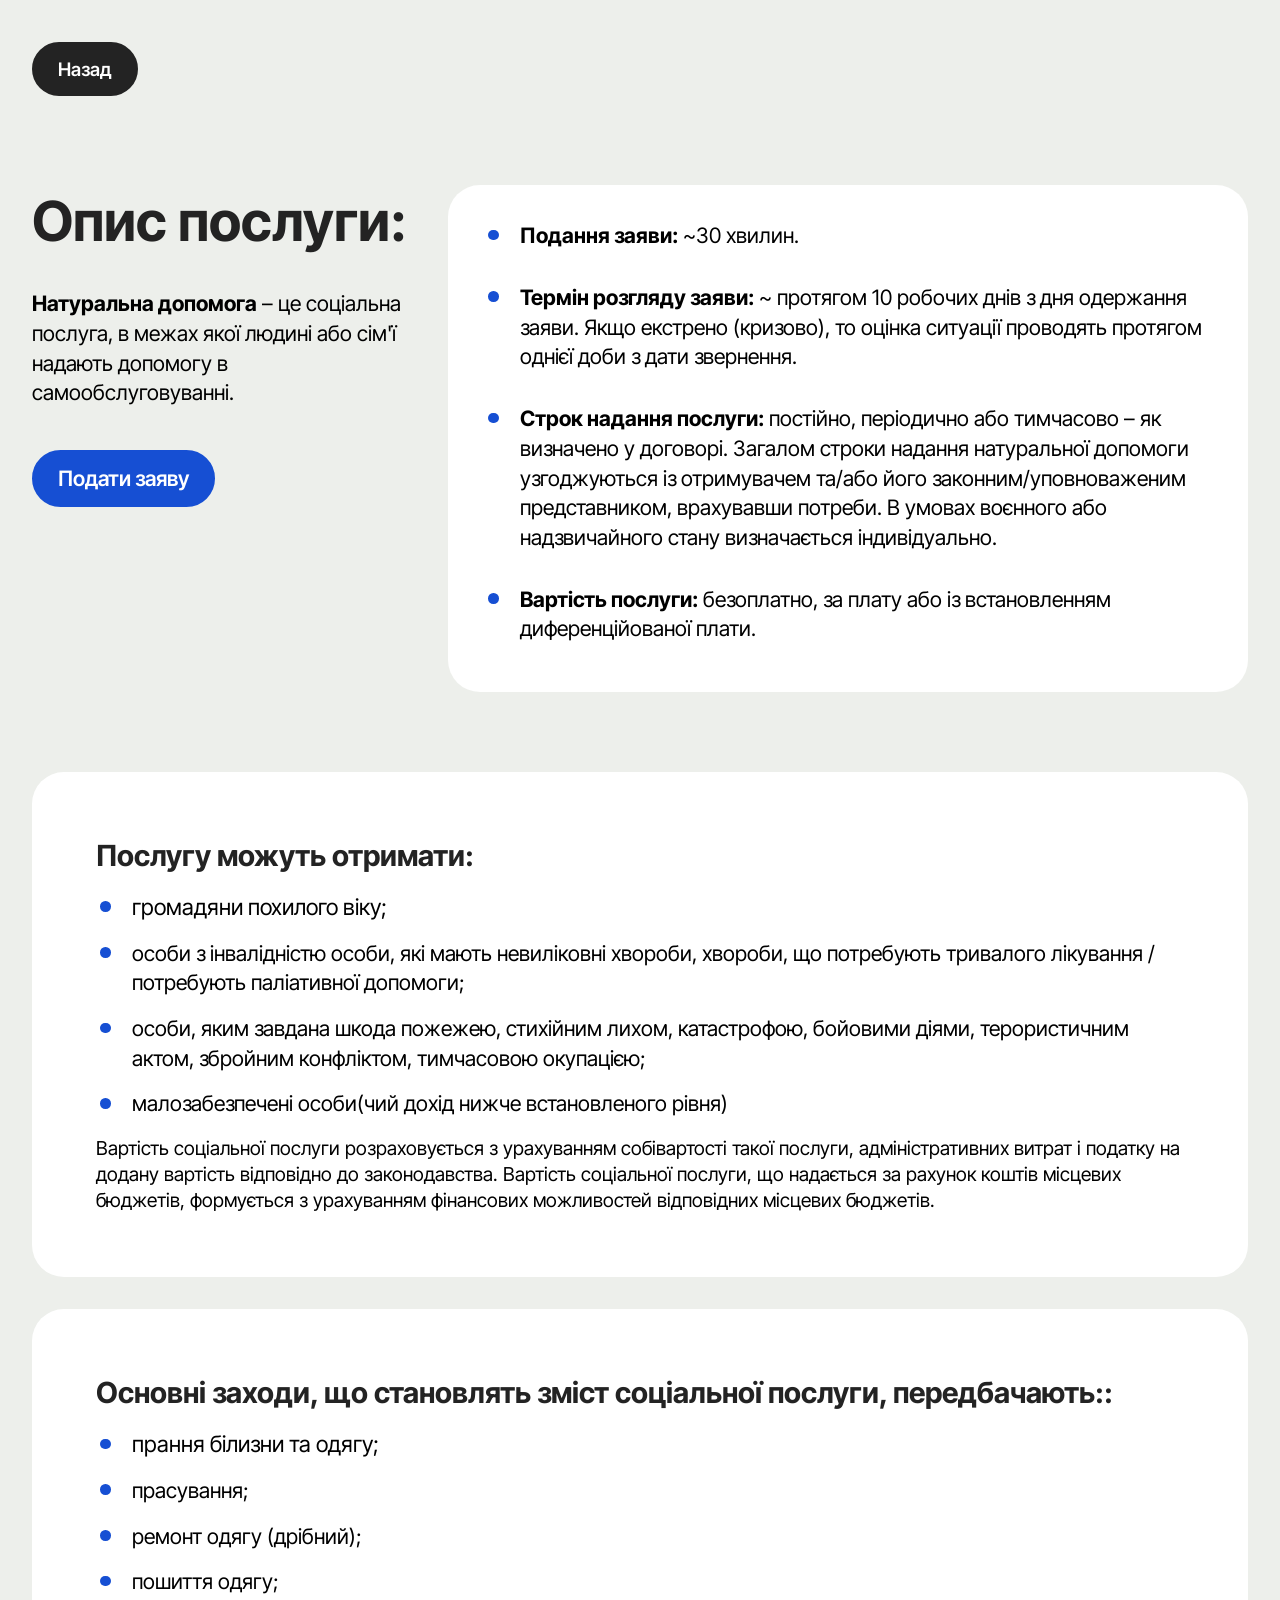
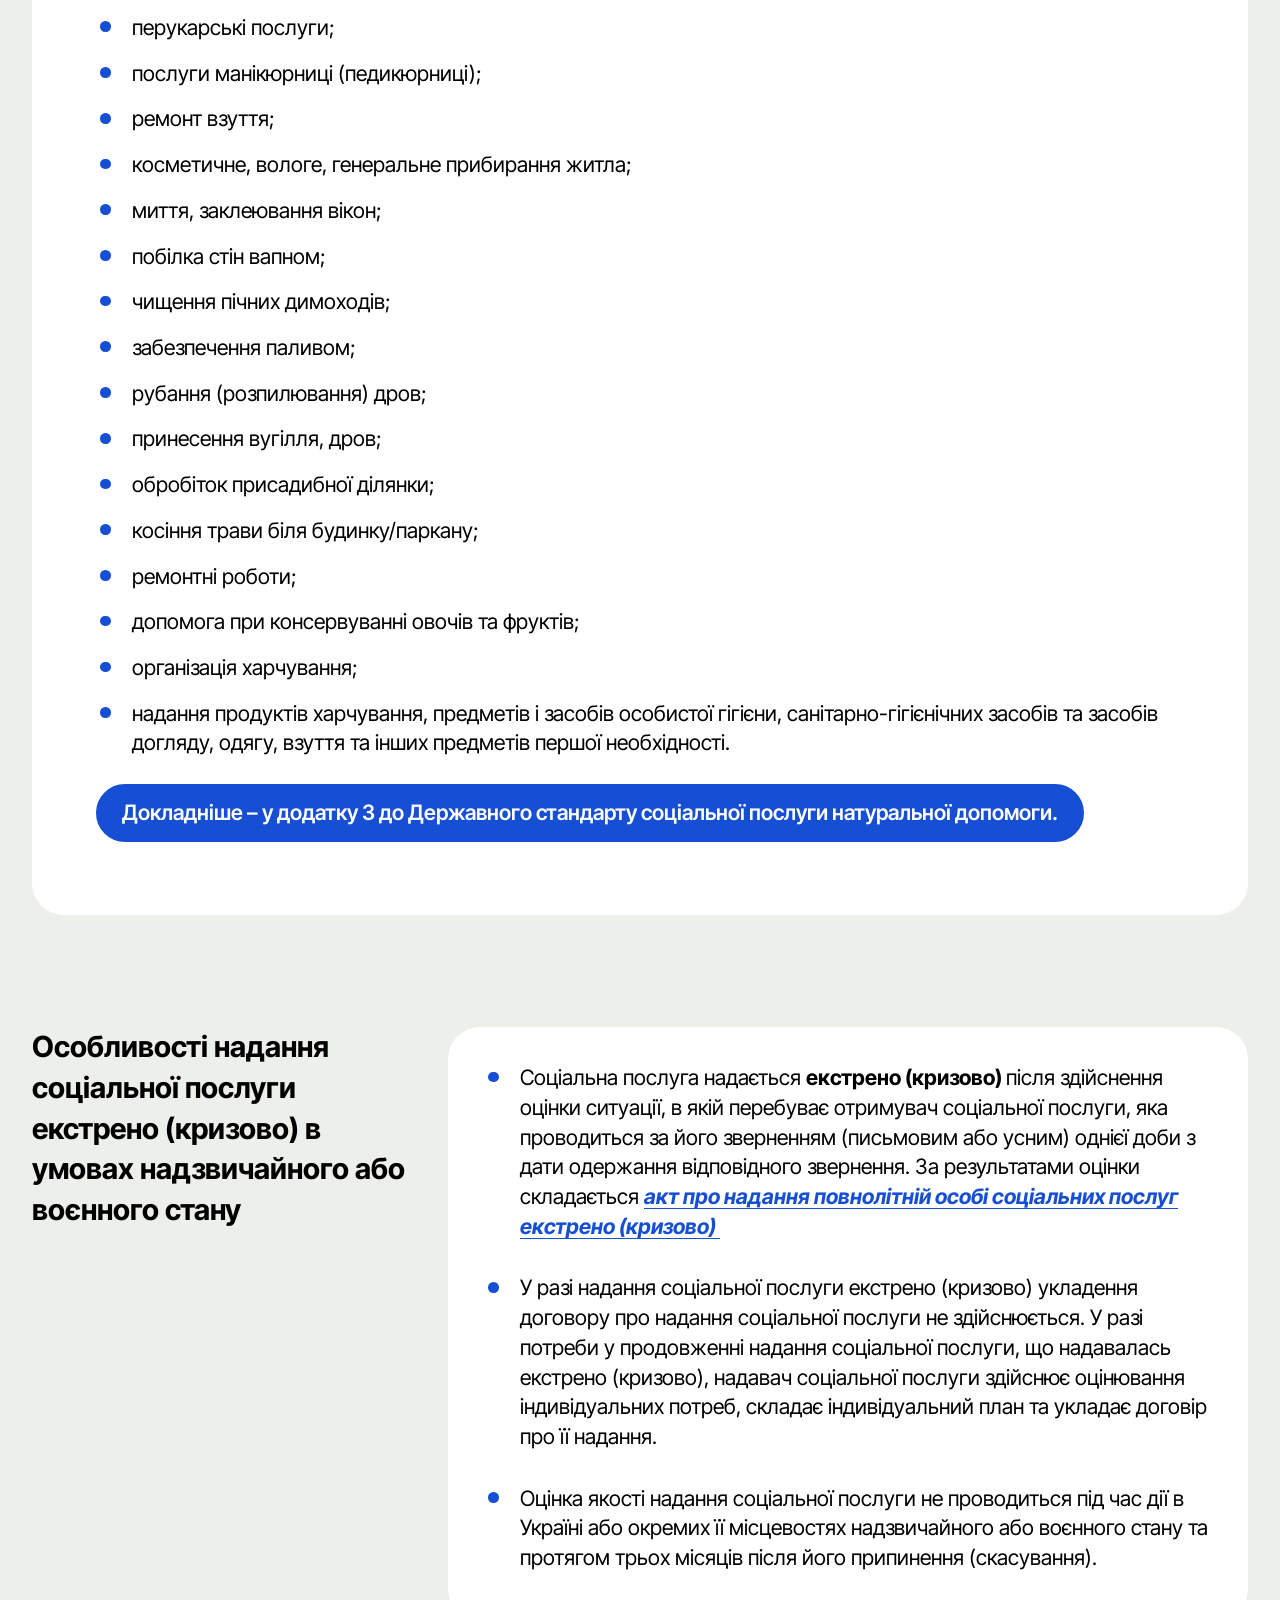
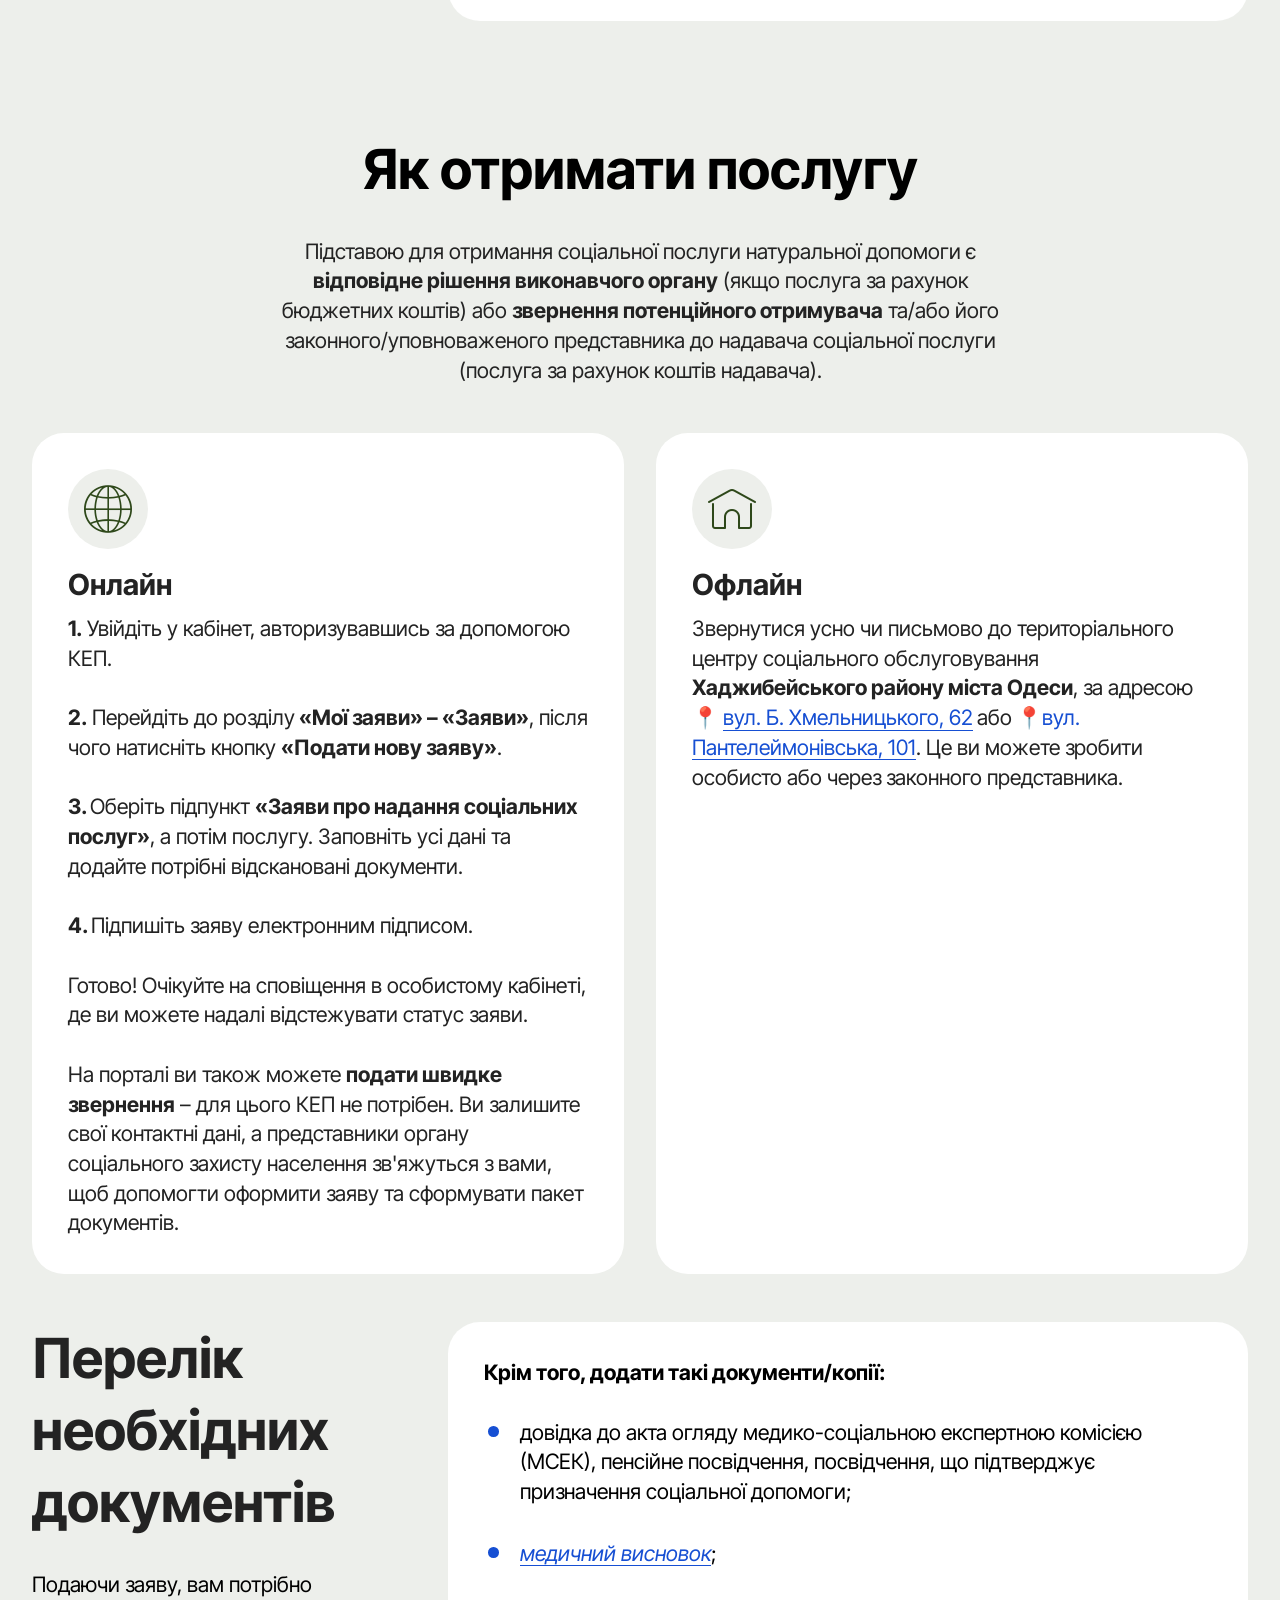
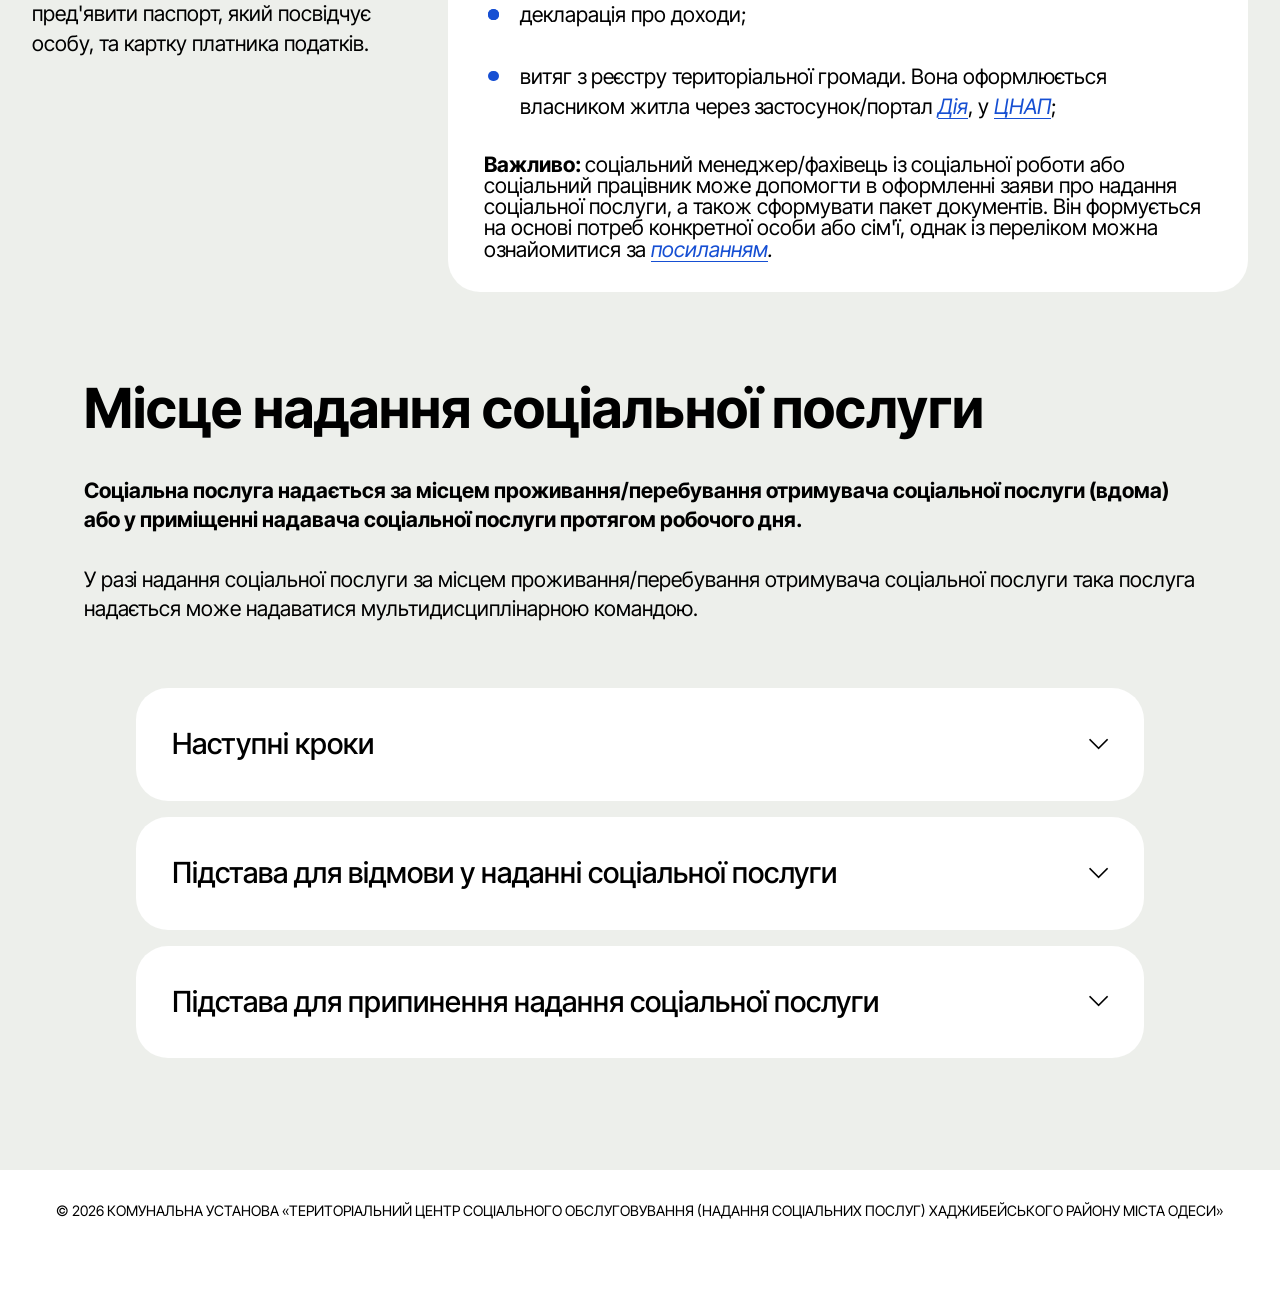
<file: natural_dopomoga.html>
<!DOCTYPE html>
<html  >
<head>
  <!-- Site made with Mobirise Website Builder v6.1.12, https://mobirise.com -->
  <meta charset="UTF-8">
  <meta http-equiv="X-UA-Compatible" content="IE=edge">
  <meta name="generator" content="Mobirise v6.1.12, mobirise.com">
  <meta name="viewport" content="width=device-width, initial-scale=1, minimum-scale=1">
  <link rel="shortcut icon" href="assets/images/365163473-1030444861283729-5676907057164353348-n-96x96.jpg" type="image/x-icon">
  <meta name="description" content="">
  
  
  <title>natural_dopomoga</title>
  <link rel="stylesheet" href="assets/web/assets/mobirise-icons2/mobirise2.css">
  <link rel="stylesheet" href="assets/web/assets/mobirise-icons/mobirise-icons.css">
  <link rel="stylesheet" href="assets/bootstrap/css/bootstrap.min.css">
  <link rel="stylesheet" href="assets/animatecss/animate.css">
  <link rel="stylesheet" href="assets/socicon/css/styles.css">
  <link rel="stylesheet" href="assets/theme/css/style.css">
  <link rel="preload" href="https://fonts.googleapis.com/css?family=Inter+Tight:100,200,300,400,500,600,700,800,900,100i,200i,300i,400i,500i,600i,700i,800i,900i&display=swap" as="style" onload="this.onload=null;this.rel='stylesheet'">
  <noscript><link rel="stylesheet" href="https://fonts.googleapis.com/css?family=Inter+Tight:100,200,300,400,500,600,700,800,900,100i,200i,300i,400i,500i,600i,700i,800i,900i&display=swap"></noscript>
  <link rel="preload" as="style" href="assets/mobirise/css/mbr-additional.css?v=AuaNLh"><link rel="stylesheet" href="assets/mobirise/css/mbr-additional.css?v=AuaNLh" type="text/css">

  
  
  
</head>
<body>
  
  <section data-bs-version="5.1" class="content12 cid-v9LXTta488" id="content12-4d">
    
    <div class="container">
        <div class="row justify-content-center">
            <div class="col-md-12 col-lg-12">
                <div class="mbr-section-btn align-center"><a class="btn btn-black display-4" href="poslugi.html">Назад</a></div>
            </div>
        </div>
    </div>
</section>

<section data-bs-version="5.1" class="article021 cid-v9IxCz0B1K" id="article21-36">
    
    <div class="container">
        <div class="row justify-content-center">
            <div class="col-lg-4">
                <div class="col-12 col-md-12">
                    <h5 class="mbr-section-title mbr-fonts-style mt-0 mb-4 display-2"><strong>Опис послуги:</strong></h5>
                    <h6 class="mbr-section-subtitle mbr-fonts-style mt-0 mb-4 display-7"><strong>Натуральна допомога</strong> – це соціальна послуга, в межах якої людині або сім'ї надають допомогу в самообслуговуванні.</h6>
                    <div class="mbr-section-btn item-footer mt-3 main-button"><a href="https://soc.gov.ua/services/nat-dop" class="btn item-btn btn-primary display-7" target="_blank">Подати заяву</a></div>
                </div>
            </div>

            <div class="col-lg-8 side-features">
                <div class="item-wrapper align-left">
                    <div class="counter-container mbr-text mbr-fonts-style display-7">
                        <ul>
                            <li><strong>Подання заяви:</strong>&nbsp;~30 хвилин.</li>
                            <li><strong>Термін розгляду заяви:</strong>&nbsp;~ протягом 10 робочих днів з дня одержання заяви. Якщо екстрено (кризово), то оцінка ситуації проводять протягом однієї доби з дати звернення.</li>
                            <li><strong>Строк надання послуги:</strong>&nbsp;постійно, періодично або тимчасово – як визначено у договорі. Загалом строки надання натуральної допомоги узгоджуються із отримувачем та/або його законним/уповноваженим представником, врахувавши потреби. В умовах воєнного або надзвичайного стану визначається індивідуально.</li>
                            <li><strong>Вартість послуги:</strong>&nbsp;безоплатно, за плату або із встановленням диференційованої плати.<br></li></ul>
                    </div>
                </div>
            </div>
        </div>
    </div>
</section>

<section data-bs-version="5.1" class="list06 cid-v9IxLRarLp" id="list06-3a">
    
    <div class="container">
        
        <div class="row justify-content-center ">
            <div class="col-12 col-lg-12">
                <div class="item features-without-image col-12 active">
                    <div class="item-wrapper">
                        <h5 class="mbr-card-title mbr-fonts-style mt-0 mb-3 display-5"><strong>Послугу можуть отримати:</strong></h5>
                        
                        <h4 class="mbr-card-subtitle mbr-fonts-style mt-0 mb-3 display-4"></h4>
                        <div class="counter-container mbr-text mbr-fonts-style display-7">
                            <ul>
                                <li><span style="font-size: 1.4rem;">громадяни похилого віку;</span><br></li><li>особи з інвалідністю особи, які мають невиліковні хвороби, хвороби, що потребують тривалого лікування / потребують паліативної допомоги;
</li><li>особи, яким завдана шкода пожежею, стихійним лихом, катастрофою, бойовими діями, терористичним актом, збройним конфліктом, тимчасовою окупацією;</li><li>малозабезпечені особи(чий дохід нижче встановленого рівня)</li></ul><ul>
                            </ul>
                        </div>
                        <h4 class="mbr-card-subtitle mbr-fonts-style mt-0 mb-3 footer"></h4>
                        <div class="counter-container mbr-text mbr-fonts-style display-4">
                            <div><span style="font-size: 1.2rem;">Вартість соціальної послуги розраховується з урахуванням собівартості такої послуги, адміністративних витрат і податку на додану вартість відповідно до законодавства. Вартість соціальної послуги, що надається за рахунок коштів місцевих бюджетів, формується з урахуванням фінансових можливостей відповідних місцевих бюджетів.</span><br></div>
                        </div>
                        
                    </div>
                </div>
                
            </div>
        </div>
    </div>
</section>

<section data-bs-version="5.1" class="list06 cid-v9IEhnFCWK" id="list06-3d">
    
    <div class="container">
        
        <div class="row justify-content-center ">
            <div class="col-12 col-lg-12">
                <div class="item features-without-image col-12 active">
                    <div class="item-wrapper">
                        <h5 class="mbr-card-title mbr-fonts-style mt-0 mb-3 display-5"><strong>Основні заходи, що становлять зміст соціальної послуги, передбачають::</strong></h5>
                        
                        <h6 class="mbr-card-subtitle mbr-fonts-style mt-0 mb-3 display-7"></h6>
                        <div class="counter-container mbr-text mbr-fonts-style display-7">
                            <ul><li><span style="font-size: 1.4rem;">прання білизни та одягу;</span></li><li>прасування;</li><li>ремонт одягу (дрібний);</li><li>пошиття одягу;</li><li>перукарські послуги;</li><li>послуги манікюрниці (педикюрниці);</li><li>ремонт взуття;</li><li>косметичне, вологе, генеральне прибирання житла;</li><li>миття, заклеювання вікон;</li><li>побілка стін вапном;</li><li>чищення пічних димоходів;</li><li>забезпечення паливом;</li><li>рубання (розпилювання) дров;</li><li>принесення вугілля, дров;</li><li>обробіток присадибної ділянки;</li><li>косіння трави біля будинку/паркану;</li><li>ремонтні роботи;</li><li>допомога при консервуванні овочів та фруктів;</li><li>організація харчування;</li><li>надання продуктів харчування, предметів і засобів особистої гігієни, санітарно-гігієнічних засобів та засобів догляду, одягу, взуття та інших предметів першої необхідності.</li>
                            </ul>
                        </div>
                        
                        
                        <div class="mbr-section-btn"><a class="btn btn-primary display-7" href="https://zakon.rada.gov.ua/laws/show/z0589-21#n174" target="_blank">
                                Докладніше – у додатку 3 до Державного стандарту соціальної послуги натуральної допомоги.</a></div>
                    </div>
                </div>
                
            </div>
        </div>
    </div>
</section>

<section data-bs-version="5.1" class="article021 cid-vejfOtpBFy" id="article21-6h">
    
    <div class="container">
        <div class="row justify-content-center">
            <div class="col-lg-4">
                <div class="col-12 col-md-12">
                    
                    <h4 class="mbr-section-subtitle mbr-fonts-style mt-0 mb-4 display-5"><strong>Особливості надання соціальної послуги екстрено (кризово) в умовах надзвичайного або воєнного стану</strong></h4>
                    
                </div>
            </div>

            <div class="col-lg-8 side-features">
                <div class="item-wrapper align-left">
                    <div class="counter-container mbr-text mbr-fonts-style display-7">
                        <ul>
                            <li>Соціальна послуга надається <strong>екстрено (кризово) </strong>після здійснення оцінки ситуації, в якій перебуває отримувач соціальної послуги, яка проводиться за його зверненням (письмовим або усним) однієї доби з дати одержання відповідного звернення. За результатами оцінки складається <a href="https://zakon.rada.gov.ua/laws/show/z0512-22#n12" class="text-primary" target="_blank"><strong><em>акт про надання повнолітній особі соціальних послуг екстрено (кризово)&nbsp;</em></strong></a></li>
                            <li>У разі надання соціальної послуги екстрено (кризово) укладення договору про надання соціальної послуги не здійснюється. У разі потреби у продовженні надання соціальної послуги, що надавалась екстрено (кризово), надавач соціальної послуги здійснює оцінювання індивідуальних потреб, складає індивідуальний план та укладає договір про її надання.</li>
                            <li>Оцінка якості надання соціальної послуги не проводиться під час дії в Україні або окремих її місцевостях надзвичайного або воєнного стану та протягом трьох місяців після його припинення (скасування).</li>
                        </ul>
                    </div>
                </div>
            </div>
        </div>
    </div>
</section>

<section data-bs-version="5.1" class="features5 cid-v9IGAmPOei" id="features05-3f">
  

  
  
  <div class="container">
    <div class="row mb-5 justify-content-center">
      <div class="col-12 content-head">
        <h3 class="mbr-section-title mbr-fonts-style align-center mb-0 display-2"><strong>Як отримати послугу</strong></h3>
        <h5 class="mbr-section-subtitle mbr-fonts-style align-center mb-0 mt-4 display-7">Підставою для отримання соціальної послуги натуральної допомоги є <strong>відповідне рішення виконавчого органу</strong> (якщо послуга за рахунок бюджетних коштів) або <strong>звернення потенційного отримувача</strong> та/або його законного/уповноваженого представника до надавача соціальної послуги (послуга за рахунок коштів надавача).</h5>
      </div>
    </div>
    <div class="row">
      <div class="item features-without-image col-12 col-md-6 col-lg-6 item-mb">
        <div class="item-wrapper">
          <div class="card-box align-left">
            <div class="iconfont-wrapper">
              <span class="mbr-iconfont socicon-internet socicon"></span>
            </div>
            <h5 class="card-title mbr-fonts-style display-5">
              <strong>Онлайн</strong>
            </h5>
            <p class="card-text mbr-fonts-style display-7"><strong>1.</strong> Увійдіть у кабінет, авторизувавшись за допомогою КЕП.<br>
<br><strong>2.</strong> Перейдіть до розділу<strong> «Мої заяви» – «Заяви»</strong>, після чого натисніть кнопку <strong>«Подати нову заяву»</strong>.
<br><br><strong>3. </strong>Оберіть підпункт <strong>«Заяви про надання соціальних послуг»</strong>, а потім послугу. Заповніть усі дані та додайте потрібні відскановані документи.
<br><br><strong>4. </strong>Підпишіть заяву електронним підписом.<br><br>Готово! Очікуйте на сповіщення в особистому кабінеті, де ви можете надалі відстежувати статус заяви.
<br>
<br>На порталі ви також можете <strong>подати швидке звернення</strong> – для цього КЕП не потрібен. Ви залишите свої контактні дані, а представники органу соціального захисту населення зв'яжуться з вами, щоб допомогти оформити заяву та сформувати пакет документів.<br></p>

            
          </div>
        </div>
      </div>
      <div class="item features-without-image col-12 col-md-6 col-lg-6 item-mb">
        <div class="item-wrapper">
          <div class="card-box align-left">
            <div class="iconfont-wrapper">
              <span class="mbr-iconfont mbri-home"></span>
            </div>
            <h5 class="card-title mbr-fonts-style display-5">
              <strong>Офлайн</strong>
            </h5>
            <p class="card-text mbr-fonts-style display-7">
              Звернутися усно чи письмово до територіального центру соціального обслуговування <strong>Хаджибейського району міста Одеси</strong>, за адресою 📍&nbsp;<strong><a href="https://www.google.com/maps/dir/?api=1&destination=вул.+Богдана+Хмельницького+62+Одеса" class="text-primary" target="_blank">вул. Б. Хмельницького, 62</a> </strong>або<strong>&nbsp;</strong>📍<strong><a href="https://www.google.com/maps/dir/?api=1&destination=вул.+Пантелеймонівська+101+Одеса" class="text-primary" target="_blank">вул. Пантелеймонівська, 101</a></strong>. Це ви можете зробити особисто або через законного представника.&nbsp;<em><a href="https://www.google.com/maps/dir/?api=1&origin=%20&destination=вул.+Богдана+Хмельницького+62+Одеса" class="text-primary" target="_blank"><br></a></em><br></p>

            
          </div>
        </div>
      </div>
      
    </div>
  </div>
</section>

<section data-bs-version="5.1" class="article021 cid-vejiFGmurE" id="article21-6i">
    
    <div class="container">
        <div class="row justify-content-center">
            <div class="col-lg-4">
                <div class="col-12 col-md-12">
                    <h5 class="mbr-section-title mbr-fonts-style mt-0 mb-4 display-2"><strong>Перелік необхідних документів</strong></h5>
                    <h6 class="mbr-section-subtitle mbr-fonts-style mt-0 mb-4 display-7">Подаючи заяву, вам потрібно пред'явити паспорт, який посвідчує особу, та картку платника податків.</h6>
                    
                </div>
            </div>

            <div class="col-lg-8 side-features">
                <div class="item-wrapper align-left">
                    <div class="counter-container mbr-text mbr-fonts-style display-7">
                        <div><strong>Крім того, додати такі документи/копії:</strong></div><div><strong><br></strong></div><ul>
                            <li>довідка до акта огляду медико-соціальною експертною комісією (МСЕК), пенсійне посвідчення, посвідчення, що підтверджує призначення соціальної допомоги;</li><li><a href="https://zakon.rada.gov.ua/laws/show/z1084-16#n23" class="text-primary" target="_blank"><em>медичний висновок</em></a>;</li><li>
</li><li>декларація про доходи;</li><li>витяг з реєстру територіальної громади. Вона оформлюється власником житла через застосунок/портал <a href="https://guide.diia.gov.ua/view/vydacha-vytiahu-z-reiestru-terytorialnoi-hromady" class="text-primary" target="_blank"><em>Дія</em></a>, у <a href="https://cnap.omr.gov.ua/services/citizens/registration/" class="text-primary" target="_blank"><em>ЦНАП</em></a>;<br></li></ul><p><strong>Важливо: </strong>соціальний менеджер/фахівець із соціальної роботи або соціальний працівник може допомогти в оформленні заяви про надання соціальної послуги, а також сформувати пакет документів. Він формується на основі потреб конкретної особи або сім'ї, однак із переліком можна ознайомитися&nbsp;за <em><a href="https://zakon.rada.gov.ua/laws/show/64-2026-%D0%BF#Text" class="text-primary" target="_blank"><i>посиланням</i></a>.</em></p><ul>
                        </ul>
                    </div>
                </div>
            </div>
        </div>
    </div>
</section>

<section data-bs-version="5.1" class="article12 cid-vej7yTEFKB" id="article12-6g">    
    
    <div class="container-fluid">
        <div class="row justify-content-center">
            <div class="col-md-12 col-lg-11">
                <h3 class="mbr-section-title mbr-fonts-style mb-4 mt-0 display-2"><strong>Місце надання соціальної послуги</strong></h3>
                
                <p class="mbr-text mbr-fonts-style display-7"><strong>Соціальна послуга надається за місцем проживання/перебування отримувача соціальної послуги (вдома) або у приміщенні надавача соціальної послуги протягом робочого дня.<br></strong><br>У разі надання соціальної послуги за місцем проживання/перебування отримувача соціальної послуги така послуга надається може надаватися мультидисциплінарною командою.<br></p>
            </div>
        </div>
    </div>
</section>

<section data-bs-version="5.1" class="list1 cid-v9IFPKnSdW" id="list01-3e">	
    
	
	<div class="container">
		<div class="row justify-content-center">
			<div class="col-12 col-md-12 col-lg-10 m-auto">
				<div class="content">
					
					<div id="bootstrap-accordion_21" class="panel-group accordionStyles accordion" role="tablist" aria-multiselectable="true">
						<div class="card">
							<div class="card-header" role="tab" id="headingOne">
								<a role="button" class="panel-title collapsed" data-toggle="collapse" data-bs-toggle="collapse" data-core="" href="#collapse1_21" aria-expanded="false" aria-controls="collapse1">
									<h6 class="panel-title-edit mbr-semibold mbr-fonts-style mb-0 display-5">Наступні кроки</h6>
									<span class="sign mbr-iconfont mobi-mbri-arrow-down"></span>
								</a>
							</div>
							<div id="collapse1_21" class="panel-collapse noScroll collapse" role="tabpanel" aria-labelledby="headingOne" data-parent="#accordion" data-bs-parent="#bootstrap-accordion_21">
								<div class="panel-body">
									<p class="mbr-fonts-style panel-text display-7"><strong>1. Визначення індивідуальних потреб отримувача соціальної послуги</strong><br><br>Визначення індивідуальних потреб проводить соціальний працівник протягом <strong>3 робочих днів</strong> з дати прийняття рішення виконавчого органу про надання такої соціальної послуги. До процесу залучають потенційного отримувача, а спосіб визначення потреб розробляє надавач.<br>
<br><strong>2. Складання індивідуального плану надання соціальної послуги</strong><br><strong>
</strong><br>Результати визначення індивідуальних потреб є підставою, щоб скласти або переглянути індивідуальний план. Це роблять<strong> протягом 3 робочих днів</strong> після того, як визначили потреби. У такому документі зазначають загальні відомості, заходи, які будуть проводитися в межах послуги, а також строки виконання та відповідальних за це. План складається у 2 примірниках – один надається отримувачу або законному/уповноваженому представникові, другий залишається у надавача соціальної послуги. Через місяць, як почали надавати натуральну допомогу, план можуть переглянути, якщо є така потреба, надалі – раз на рік.<br>
<br><strong>3. Укладення договору про надання соціальної послуги</strong><br><strong>
</strong><br>Не пізніше ніж через<strong> 5 робочих днів</strong>, як прийнято рішення про надання натуральної допомоги укладають договір – його підписує отримувач соціальної послуги (або законний/уповноважений представник) та представник надавача. Кожна зі сторін отримує свій примірник документа. Індивідуальний план – невід'ємна частина договору.</p>
								</div>
							</div>
						</div>
						<div class="card">
							<div class="card-header" role="tab" id="headingOne">
								<a role="button" class="panel-title collapsed" data-toggle="collapse" data-bs-toggle="collapse" data-core="" href="#collapse2_21" aria-expanded="false" aria-controls="collapse2">
									<h6 class="panel-title-edit mbr-semibold mbr-fonts-style mb-0 display-5">Підстава для відмови у наданні соціальної послуги</h6>
									<span class="sign mbr-iconfont mobi-mbri-arrow-down"></span>
								</a>
							</div>
							<div id="collapse2_21" class="panel-collapse noScroll collapse" role="tabpanel" aria-labelledby="headingOne" data-parent="#accordion" data-bs-parent="#bootstrap-accordion_21">
								<div class="panel-body">
									<p class="mbr-fonts-style panel-text display-7">1. Відсутність потреби у соціальній послузі за результатами оцінювання потреб особи;<br><br>Потенційному отримувачу може бути відмовлено у наданні соціальної послуги в разі наявності у нього відповідно до медичного висновку про стан здоров’я особи, яка потребує надання соціальних послуг медичних протипоказань, перелік яких затверджується МОЗ. Рішення про надання соціальної послуги приймається після усунення таких протипоказань.</p>
								</div>
							</div>
						</div>
						<div class="card">
							<div class="card-header" role="tab" id="headingOne">
								<a role="button" class="panel-title collapsed" data-toggle="collapse" data-bs-toggle="collapse" data-core="" href="#collapse3_21" aria-expanded="false" aria-controls="collapse3">
									<h6 class="panel-title-edit mbr-semibold mbr-fonts-style mb-0 display-5">Підстава для припинення надання соціальної послуги</h6>
									<span class="sign mbr-iconfont mobi-mbri-arrow-down"></span>
								</a>
							</div>
							<div id="collapse3_21" class="panel-collapse noScroll collapse" role="tabpanel" aria-labelledby="headingOne" data-parent="#accordion" data-bs-parent="#bootstrap-accordion_21">
								<div class="panel-body">
									<p class="mbr-fonts-style panel-text display-7">1. Відсутність потреби у соціальній послузі за результатами оцінювання потреб особи;<br><br>2. Невиконання без поважних причин отримувачем соціальної послуги вимог, визначених договором про надання соціальної послуги;<br><br>3. Відмова від отримання соціальної послуги отримувача соціальної послуги та/або його законного представника;<br><br>4. Закінчення строку дії договору про надання соціальної послуги;<br><br>5. Зміна місця проживання/перебування отримувача соціальної послуги, що унеможливлює надання соціальної послуги;<br><br>6. Виявлення/встановлення недостовірності поданих отримувачем соціальної послуги інформації/документів при зверненні за їх наданням, що унеможливлює подальше надання соціальної послуги;<br><br>7. Дострокове розірвання договору про надання соціальної послуги за ініціативи отримувача соціальної послуги;<br><br>8. Ліквідація (припинення діяльності) надавача соціальної послуги, або припинення надання ним соціальної послуги;<br><br>9. Направлення отримувача соціальної послуги до стаціонарної інтернатної установи або закладу, інших установ або закладів для постійного перебування;<br><br>10. Перебування потенційного отримувача соціальної послуги на спеціальному обліку як особи, яка примусово отримує амбулаторну психіатричну допомогу в психіатричному закладі у зв’язку зі схильністю до суспільно небезпечних діянь унаслідок психічного захворювання;<br><br>11. Смерть отримувача соціальної послуги.</p>
								</div>
							</div>
						</div>
						
						
						
					</div>
				</div>
			</div>
		</div>
	</div>
</section>

<section data-bs-version="5.1" class="footer7 cid-v9LVSg6EtD" once="footers" id="footer7-4a">

    

    

    <div class="container">
        <div class="media-container-row align-center mbr-white">
            <div class="col-12">
                <p class="mbr-text mb-0 mbr-fonts-style footer">
                    © 2026 КОМУНАЛЬНА УСТАНОВА «ТЕ­РИ­ТО­РІ­АЛЬ­НИЙ ЦЕНТР СОЦІАЛЬНОГО ОБ­СЛУ­ГО­ВУ­ВА­Н­НЯ (НАДАННЯ СОЦІАЛЬНИХ ПОСЛУГ) ХА­ДЖИ­БЕЙ­СЬКО­ГО РАЙОНУ МІСТА ОДЕСИ»</p>
            </div>
        </div>
    </div>
</section><section class="display-7" style="padding: 0;align-items: center;justify-content: center;flex-wrap: wrap;    align-content: center;display: flex;position: relative;height: 4rem;"><a href="https://mobiri.se/4462126" style="flex: 1 1;height: 4rem;position: absolute;width: 100%;z-index: 1;"><img alt="" style="height: 4rem;" src="[data-uri]"></a><p style="margin: 0;text-align: center;" class="display-7">&#8204;</p><a style="z-index:1" href="https://mobirise.com/builder/no-code-website-builder.html">No Code Website Builder</a></section><script src="assets/bootstrap/js/bootstrap.bundle.min.js"></script>  <script src="assets/smoothscroll/smooth-scroll.js"></script>  <script src="assets/ytplayer/index.js"></script>  <script src="assets/mbr-switch-arrow/mbr-switch-arrow.js"></script>  <script src="assets/theme/js/script.js"></script>  
  
  
 <div id="scrollToTop" class="scrollToTop mbr-arrow-up"><a style="text-align: center;"><i class="mbr-arrow-up-icon mbr-arrow-up-icon-cm cm-icon cm-icon-smallarrow-up"></i></a></div>
    <input name="animation" type="hidden">
  </body>
</html>
</file>
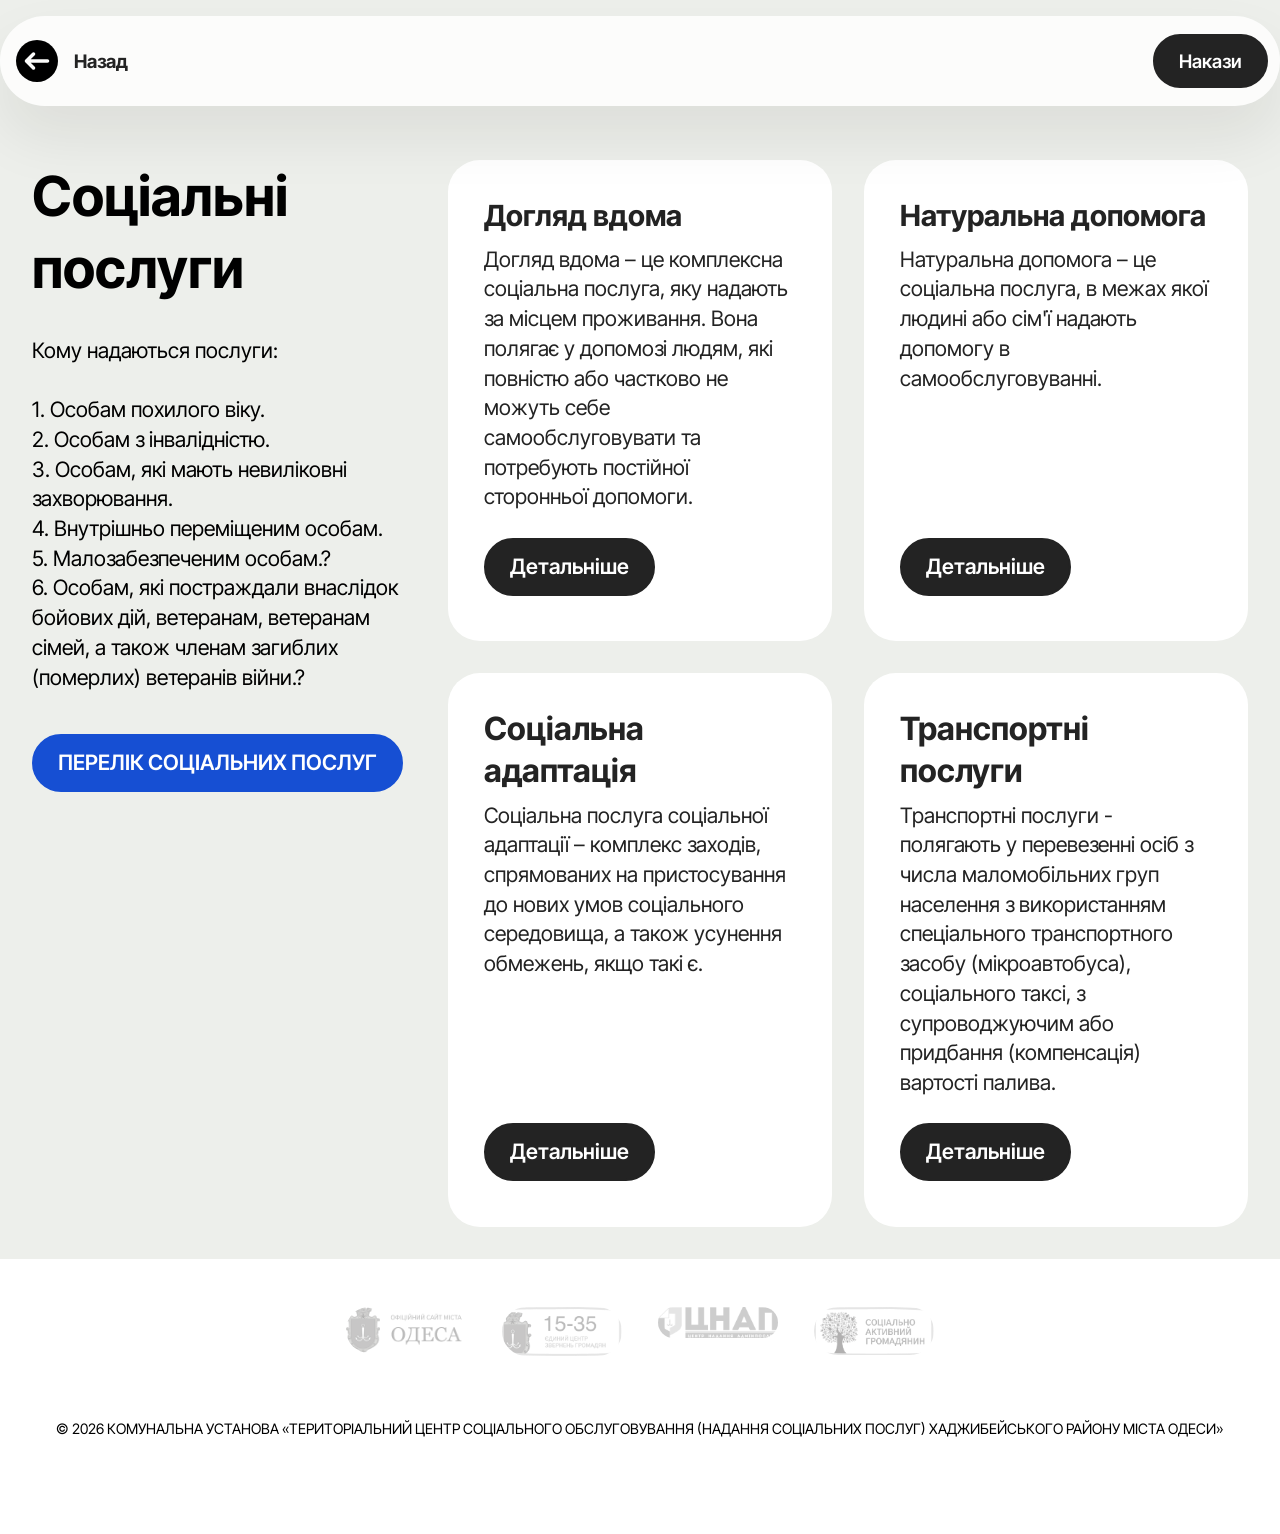
<file: poslugi.html>
<!DOCTYPE html>
<html  >
<head>
  <!-- Site made with Mobirise Website Builder v6.1.12, https://mobirise.com -->
  <meta charset="UTF-8">
  <meta http-equiv="X-UA-Compatible" content="IE=edge">
  <meta name="generator" content="Mobirise v6.1.12, mobirise.com">
  <meta name="viewport" content="width=device-width, initial-scale=1, minimum-scale=1">
  <link rel="shortcut icon" href="assets/images/365163473-1030444861283729-5676907057164353348-n-96x96.jpg" type="image/x-icon">
  <meta name="description" content="">
  
  
  <title>poslugi</title>
  <link rel="stylesheet" href="assets/bootstrap/css/bootstrap.min.css">
  <link rel="stylesheet" href="assets/animatecss/animate.css">
  <link rel="stylesheet" href="assets/dropdown/css/style.css">
  <link rel="stylesheet" href="assets/theme/css/style.css">
  <link rel="preload" href="https://fonts.googleapis.com/css?family=Inter+Tight:100,200,300,400,500,600,700,800,900,100i,200i,300i,400i,500i,600i,700i,800i,900i&display=swap" as="style" onload="this.onload=null;this.rel='stylesheet'">
  <noscript><link rel="stylesheet" href="https://fonts.googleapis.com/css?family=Inter+Tight:100,200,300,400,500,600,700,800,900,100i,200i,300i,400i,500i,600i,700i,800i,900i&display=swap"></noscript>
  <link rel="preload" as="style" href="assets/mobirise/css/mbr-additional.css?v=En9Mnf"><link rel="stylesheet" href="assets/mobirise/css/mbr-additional.css?v=En9Mnf" type="text/css">

  
  
  
</head>
<body>
  
  <section data-bs-version="5.1" class="menu menu5 cid-v9IUVVMmrg" once="menu" id="menu05-3p">
	

	<nav class="navbar navbar-dropdown navbar-fixed-top navbar-expand-lg">
		<div class="container">
			<div class="navbar-brand">
				<span class="navbar-logo">
					<a href="index.html#header05-1">
						<img src="assets/images/back-arrow-previous-svgrepo-com.svg" alt="Mobirise Website Builder" style="height: 2.6rem;">
					</a>
				</span>
				<span class="navbar-caption-wrap"><a class="navbar-caption text-black text-primary display-4" href="index.html#header05-1">Назад</a></span>
			</div>
			<button class="navbar-toggler" type="button" data-toggle="collapse" data-bs-toggle="collapse" data-target="#navbarSupportedContent" data-bs-target="#navbarSupportedContent" aria-controls="navbarNavAltMarkup" aria-expanded="false" aria-label="Toggle navigation">
				<div class="hamburger">
					<span></span>
					<span></span>
					<span></span>
					<span></span>
				</div>
			</button>
			<div class="collapse navbar-collapse" id="navbarSupportedContent">
				
				<div class="navbar-buttons mbr-section-btn"><a class="btn btn-black display-4" href="nakaz.html">Накази</a></div>
			</div>
		</div>
	</nav>
</section>

<section data-bs-version="5.1" class="features037 cid-v9GZPLTUWB" id="features037-2u">
	
	
	
	<div class="container">
		<div class="row justify-content-center">
			<div class="col-lg-4">
				<div class="col-12 col-md-12">
					<h5 class="mbr-section-title mbr-fonts-style mt-0 mb-4 display-2"><strong>Соціальні послуги</strong></h5>
					<h6 class="mbr-section-subtitle mbr-fonts-style mt-0 mb-4 display-7">Кому надаються послуги:<br><br>1. Особам похилого віку.<div>2. Особам з інвалідністю.</div><div>3. Особам, які мають невиліковні захворювання.</div><div>4. Внутрішньо переміщеним особам.</div><div>5. Малозабезпеченим особам.?</div><div>6. Особам, які постраждали внаслідок бойових дій, ветеранам, ветеранам сімей, а також членам загиблих (померлих) ветеранів війни.?</div></h6>
					<div class="mbr-section-btn item-footer mt-3 main-button"><a href="https://www.omr.gov.ua/ua/city/departments/dpsp/soc-poslugy/" class="btn item-btn btn-primary display-7" target="_blank">ПЕРЕЛІК СОЦІАЛЬНИХ ПОСЛУГ</a></div>
				</div>
			</div>

			<div class="col-lg-8 side-features">
				<div class="item features-without-image col-12 col-md-12 col-lg-6 item-mb active">
					<div class="item-wrapper">
						<div class="item-content align-left">
							
							<h5 class="card-title mbr-fonts-style display-5"><strong>Догляд вдома</strong></h5>
							<p class="card-text mbr-fonts-style display-7">
								Догляд вдома – це комплексна соціальна послуга, яку надають за місцем проживання. Вона полягає у допомозі людям, які повністю або частково не можуть себе самообслуговувати та потребують постійної сторонньої допомоги.</p>
							<div class="mbr-section-btn item-footer"><a href="doglyad_vdoma.html" class="btn item-btn btn-black display-7">Детальніше</a></div>
						</div>

					</div>
				</div><div class="item features-without-image col-12 col-md-12 col-lg-6 item-mb">
					<div class="item-wrapper">
						<div class="item-content align-left">
							
							<h5 class="card-title mbr-fonts-style display-5"><div><strong>Натуральна допомога&nbsp;</strong></div></h5>
							<p class="card-text mbr-fonts-style display-7">
							Натуральна допомога – це соціальна послуга, в межах якої людині або сім'ї надають допомогу в самообслуговуванні.</p>

							<div class="mbr-section-btn item-footer"><a href="natural_dopomoga.html" class="btn item-btn btn-black display-7">Детальніше</a></div>
						</div>

					</div>
				</div>
				<div class="item features-without-image col-12 col-md-12 col-lg-6 item-mb">
					<div class="item-wrapper">
						<div class="item-content align-left">
							
							<h5 class="card-title mbr-fonts-style display-5"><div><strong style="font-size: 2rem;">Соціальна адаптація</strong></div></h5>
							<p class="card-text mbr-fonts-style display-7">
								Соціальна послуга соціальної адаптації – комплекс заходів, спрямованих на пристосування до нових умов соціального середовища, а також усунення обмежень, якщо такі є.</p>
							<div class="mbr-section-btn item-footer"><a href="soc_adapt.html" class="btn item-btn btn-black display-7">Детальніше</a></div>
						</div>

					</div>
				</div><div class="item features-without-image col-12 col-md-12 col-lg-6 item-mb">
					<div class="item-wrapper">
						<div class="item-content align-left">
							
							<h5 class="card-title mbr-fonts-style display-5"><div><strong style="font-size: 2rem;">Транспортні послуги</strong></div></h5>
							<p class="card-text mbr-fonts-style display-7">Транспортні послуги - полягають у перевезенні осіб з числа маломобільних груп населення з використанням спеціального транспортного засобу (мікроавтобуса), соціального таксі, з супроводжуючим або придбання (компенсація) вартості палива.&nbsp;</p>
							<div class="mbr-section-btn item-footer"><a href="transport.html" class="btn item-btn btn-black display-7">Детальніше</a></div>
						</div>

					</div>
				</div>
				
				

			</div>
		</div>
	</div>
</section>

<section data-bs-version="5.1" class="clients1 cid-v9LWiepF7r" id="clients1-4c">
    
    <div class="images-container container">
        <div class="mbr-section-head">
            
            
            
        </div>
        <div class="row justify-content-center mt-4">
            <div class="col-md-3 card">
                <a href="https://omr.gov.ua/" target="_blank"><img src="assets/images/omr.png" alt="Mobirise Website Builder"></a>
            </div>
            <div class="col-md-3 card">
                <a href="https://1535.omr.gov.ua/" target="_blank"><img src="assets/images/1535-1.png" alt="Mobirise Website Builder"></a>
            </div>
            <div class="col-md-3 card">
                <a href="https://cnap.omr.gov.ua/" target="_blank"><img src="assets/images/cnap.png" alt="Mobirise Website Builder"></a>
            </div>
            <div class="col-md-3 card">
                <a href="https://citizen.omr.gov.ua/" target="_blank"><img src="assets/images/citizen-1.png" alt="Mobirise Website Builder"></a>
            </div>
            
            
            
            
        </div>
    </div>
</section>

<section data-bs-version="5.1" class="footer7 cid-v9LVSg6EtD" once="footers" id="footer7-4a">

    

    

    <div class="container">
        <div class="media-container-row align-center mbr-white">
            <div class="col-12">
                <p class="mbr-text mb-0 mbr-fonts-style footer">
                    © 2026 КОМУНАЛЬНА УСТАНОВА «ТЕ­РИ­ТО­РІ­АЛЬ­НИЙ ЦЕНТР СОЦІАЛЬНОГО ОБ­СЛУ­ГО­ВУ­ВА­Н­НЯ (НАДАННЯ СОЦІАЛЬНИХ ПОСЛУГ) ХА­ДЖИ­БЕЙ­СЬКО­ГО РАЙОНУ МІСТА ОДЕСИ»</p>
            </div>
        </div>
    </div>
</section><section class="display-7" style="padding: 0;align-items: center;justify-content: center;flex-wrap: wrap;    align-content: center;display: flex;position: relative;height: 4rem;"><a href="https://mobiri.se/4462126" style="flex: 1 1;height: 4rem;position: absolute;width: 100%;z-index: 1;"><img alt="" style="height: 4rem;" src="[data-uri]"></a><p style="margin: 0;text-align: center;" class="display-7">&#8204;</p><a style="z-index:1" href="https://mobirise.com/builder/no-code-website-builder.html">No Code Website Builder</a></section><script src="assets/bootstrap/js/bootstrap.bundle.min.js"></script>  <script src="assets/smoothscroll/smooth-scroll.js"></script>  <script src="assets/ytplayer/index.js"></script>  <script src="assets/dropdown/js/navbar-dropdown.js"></script>  <script src="assets/theme/js/script.js"></script>  
  
  
 <div id="scrollToTop" class="scrollToTop mbr-arrow-up"><a style="text-align: center;"><i class="mbr-arrow-up-icon mbr-arrow-up-icon-cm cm-icon cm-icon-smallarrow-up"></i></a></div>
    <input name="animation" type="hidden">
  </body>
</html>
</file>
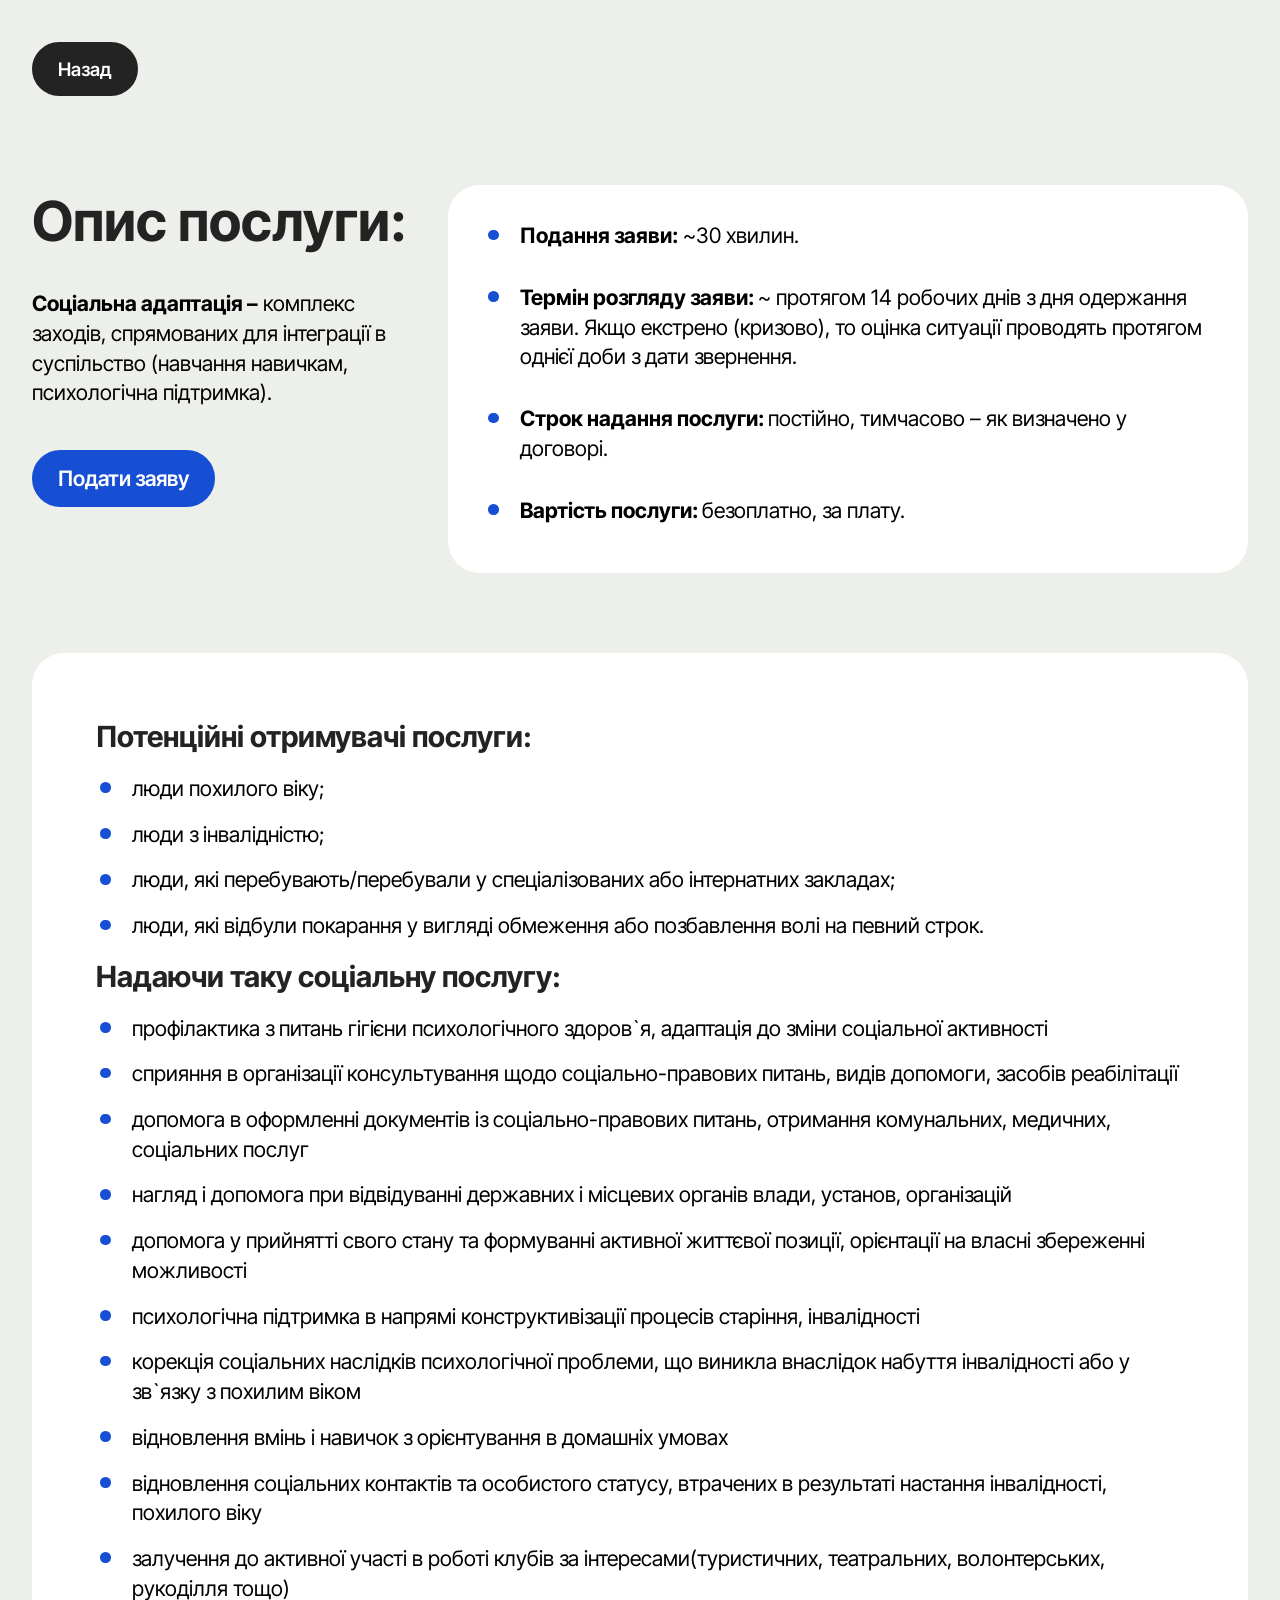
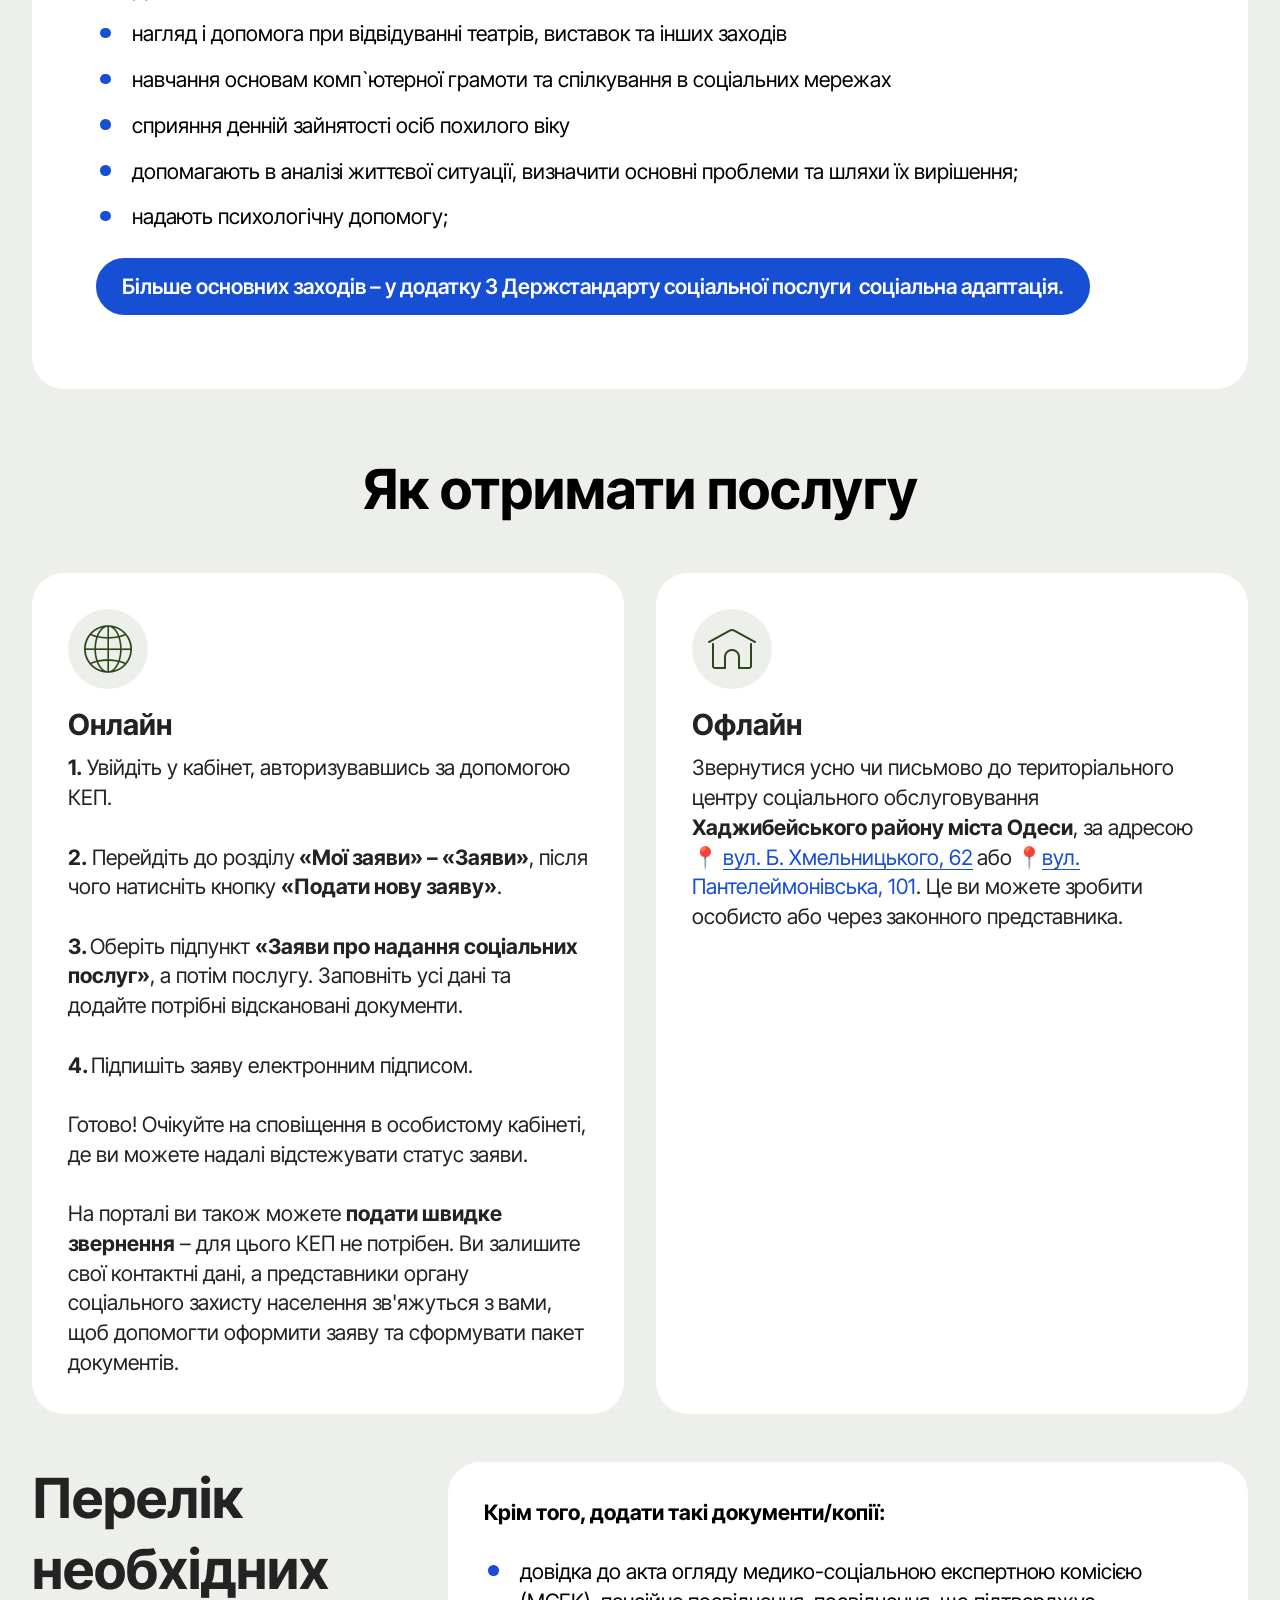
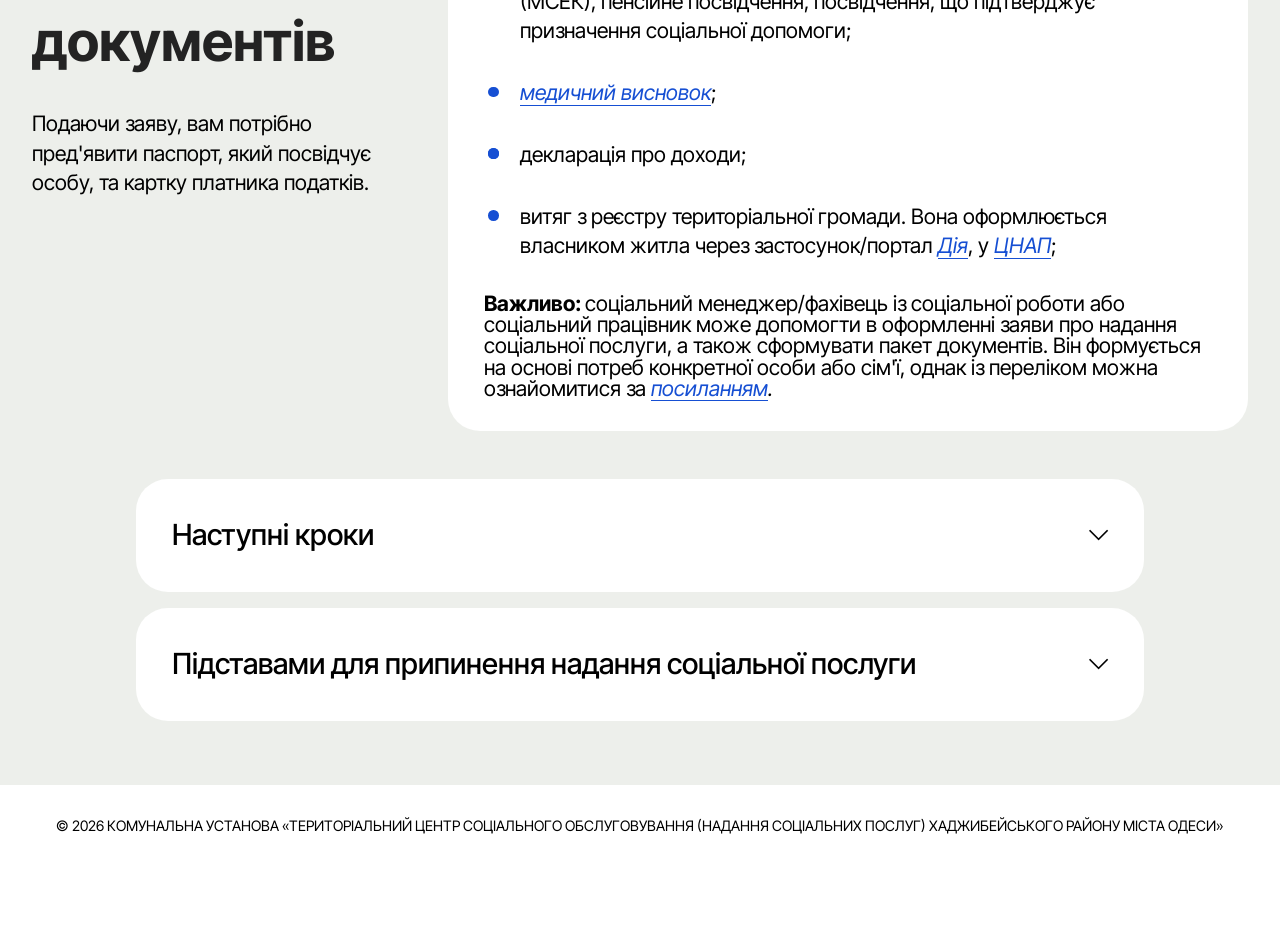
<file: soc_adapt.html>
<!DOCTYPE html>
<html  >
<head>
  <!-- Site made with Mobirise Website Builder v6.1.12, https://mobirise.com -->
  <meta charset="UTF-8">
  <meta http-equiv="X-UA-Compatible" content="IE=edge">
  <meta name="generator" content="Mobirise v6.1.12, mobirise.com">
  <meta name="viewport" content="width=device-width, initial-scale=1, minimum-scale=1">
  <link rel="shortcut icon" href="assets/images/365163473-1030444861283729-5676907057164353348-n-96x96.jpg" type="image/x-icon">
  <meta name="description" content="">
  
  
  <title>soc_adapt</title>
  <link rel="stylesheet" href="assets/web/assets/mobirise-icons2/mobirise2.css">
  <link rel="stylesheet" href="assets/web/assets/mobirise-icons/mobirise-icons.css">
  <link rel="stylesheet" href="assets/bootstrap/css/bootstrap.min.css">
  <link rel="stylesheet" href="assets/animatecss/animate.css">
  <link rel="stylesheet" href="assets/socicon/css/styles.css">
  <link rel="stylesheet" href="assets/theme/css/style.css">
  <link rel="preload" href="https://fonts.googleapis.com/css?family=Inter+Tight:100,200,300,400,500,600,700,800,900,100i,200i,300i,400i,500i,600i,700i,800i,900i&display=swap" as="style" onload="this.onload=null;this.rel='stylesheet'">
  <noscript><link rel="stylesheet" href="https://fonts.googleapis.com/css?family=Inter+Tight:100,200,300,400,500,600,700,800,900,100i,200i,300i,400i,500i,600i,700i,800i,900i&display=swap"></noscript>
  <link rel="preload" as="style" href="assets/mobirise/css/mbr-additional.css?v=NJyNYh"><link rel="stylesheet" href="assets/mobirise/css/mbr-additional.css?v=NJyNYh" type="text/css">

  
  
  
</head>
<body>
  
  <section data-bs-version="5.1" class="content12 cid-va4rr5LibO" id="content12-4p">
    
    <div class="container">
        <div class="row justify-content-center">
            <div class="col-md-12 col-lg-12">
                <div class="mbr-section-btn align-center"><a class="btn btn-black display-4" href="poslugi.html">Назад</a></div>
            </div>
        </div>
    </div>
</section>

<section data-bs-version="5.1" class="article021 cid-va4rr62x3S" id="article21-4q">
    
    <div class="container">
        <div class="row justify-content-center">
            <div class="col-lg-4">
                <div class="col-12 col-md-12">
                    <h5 class="mbr-section-title mbr-fonts-style mt-0 mb-4 display-2"><strong>Опис послуги:</strong></h5>
                    <h6 class="mbr-section-subtitle mbr-fonts-style mt-0 mb-4 display-7"><strong>Соціальна адаптація –</strong> комплекс заходів, спрямованих для інтеграції в суспільство (навчання навичкам, психологічна підтримка).<br></h6>
                    <div class="mbr-section-btn item-footer mt-3 main-button"><a class="btn item-btn btn-primary display-7" href="https://soc.gov.ua/services/soc-adapt" target="_blank">Подати заяву</a></div>
                </div>
            </div>

            <div class="col-lg-8 side-features">
                <div class="item-wrapper align-left">
                    <div class="counter-container mbr-text mbr-fonts-style display-7">
                        <ul>
                            <li><strong>Подання заяви:</strong> ~30 хвилин.</li><li><strong>Термін розгляду заяви: </strong>~ протягом 14 робочих днів з дня одержання заяви. Якщо екстрено (кризово), то оцінка ситуації проводять протягом однієї доби з дати звернення.</li><li><strong>Строк надання послуги: </strong>постійно, тимчасово – як визначено у договорі.&nbsp;</li><li><strong>Вартість послуги: </strong>безоплатно, за плату.</li>
                        </ul>
                    </div>
                </div>
            </div>
        </div>
    </div>
</section>

<section data-bs-version="5.1" class="list06 cid-va4rr6u9wE" id="list06-4r">
    
    <div class="container">
        
        <div class="row justify-content-center ">
            <div class="col-12 col-lg-12">
                <div class="item features-without-image col-12 active">
                    <div class="item-wrapper">
                        
                        
                        <h4 class="mbr-card-subtitle mbr-fonts-style mt-0 mb-3 display-5"><strong>Потенційні отримувачі послуги:</strong></h4>
                        <div class="counter-container mbr-text mbr-fonts-style display-7">
                            <ul>
                                <li>люди похилого віку;
</li><li>люди з інвалідністю;
</li><li>люди, які перебувають/перебували у спеціалізованих або інтернатних закладах;
</li><li>люди, які відбули покарання у вигляді обмеження або позбавлення волі на певний строк.</li></ul><ul>
                            </ul>
                        </div>
                        <h4 class="mbr-card-subtitle mbr-fonts-style mt-0 mb-3 display-5"><strong>Надаючи таку соціальну послугу:</strong></h4>
                        <div class="counter-container mbr-text mbr-fonts-style display-7">
                            <ul>
                                <li>профілактика з питань гігієни психологічного здоров`я, адаптація до зміни соціальної активності</li><li>сприяння в організації консультування щодо соціально-правових питань, видів допомоги, засобів реабілітації</li><li>допомога в оформленні документів із соціально-правових питань, отримання комунальних, медичних, соціальних послуг</li><li>нагляд і допомога при відвідуванні державних і місцевих органів влади, установ, організацій&nbsp;</li><li>допомога у прийнятті свого стану та формуванні активної життєвої позиції, орієнтації на власні збереженні можливості</li><li>психологічна підтримка в напрямі конструктивізації процесів старіння, інвалідності&nbsp;</li><li>корекція соціальних наслідків психологічної проблеми, що виникла внаслідок набуття інвалідності або у зв`язку з похилим віком</li><li>відновлення вмінь і навичок з орієнтування в домашніх умовах</li><li>відновлення соціальних контактів та особистого статусу, втрачених в результаті настання інвалідності, похилого віку</li><li>залучення до активної участі в роботі клубів за інтересами(туристичних, театральних, волонтерських, рукоділля тощо)</li><li>нагляд і допомога при відвідуванні театрів, виставок та інших заходів</li><li>навчання основам комп`ютерної грамоти та спілкування в соціальних мережах</li><li>сприяння денній зайнятості осіб похилого віку</li><li>допомагають в аналізі життєвої ситуації, визначити основні проблеми та шляхи їх вирішення;
</li><li>надають психологічну допомогу;</li></ul><ul>
                            </ul>
                        </div>
                        <div class="mbr-section-btn"><a class="btn btn-primary display-7" href="https://zakon.rada.gov.ua/laws/show/z0665-15#Text" target="_blank">
                                Більше основних заходів – у додатку 3 Держстандарту соціальної послуги&nbsp; соціальна адаптація.</a></div>
                    </div>
                </div>
                
            </div>
        </div>
    </div>
</section>

<section data-bs-version="5.1" class="features5 cid-vek6dRnOlv" id="features05-6l">
  

  
  
  <div class="container">
    <div class="row mb-5 justify-content-center">
      <div class="col-12 content-head">
        <h3 class="mbr-section-title mbr-fonts-style align-center mb-0 display-2"><strong>Як отримати послугу</strong></h3>
        
      </div>
    </div>
    <div class="row">
      <div class="item features-without-image col-12 col-md-6 col-lg-6 item-mb">
        <div class="item-wrapper">
          <div class="card-box align-left">
            <div class="iconfont-wrapper">
              <span class="mbr-iconfont socicon-internet socicon"></span>
            </div>
            <h5 class="card-title mbr-fonts-style display-5">
              <strong>Онлайн</strong>
            </h5>
            <p class="card-text mbr-fonts-style display-7"><strong>1.</strong> Увійдіть у кабінет, авторизувавшись за допомогою КЕП.<br>
<br><strong>2.</strong> Перейдіть до розділу<strong> «Мої заяви» – «Заяви»</strong>, після чого натисніть кнопку <strong>«Подати нову заяву»</strong>.
<br><br><strong>3. </strong>Оберіть підпункт <strong>«Заяви про надання соціальних послуг»</strong>, а потім послугу. Заповніть усі дані та додайте потрібні відскановані документи.
<br><br><strong>4. </strong>Підпишіть заяву електронним підписом.<br><br>Готово! Очікуйте на сповіщення в особистому кабінеті, де ви можете надалі відстежувати статус заяви.
<br>
<br>На порталі ви також можете <strong>подати швидке звернення</strong> – для цього КЕП не потрібен. Ви залишите свої контактні дані, а представники органу соціального захисту населення зв'яжуться з вами, щоб допомогти оформити заяву та сформувати пакет документів.<br></p>

            
          </div>
        </div>
      </div>
      <div class="item features-without-image col-12 col-md-6 col-lg-6 item-mb">
        <div class="item-wrapper">
          <div class="card-box align-left">
            <div class="iconfont-wrapper">
              <span class="mbr-iconfont mbri-home"></span>
            </div>
            <h5 class="card-title mbr-fonts-style display-5">
              <strong>Офлайн</strong>
            </h5>
            <p class="card-text mbr-fonts-style display-7">
              Звернутися усно чи письмово до територіального центру соціального обслуговування <strong>Хаджибейського району міста Одеси</strong>, за адресою 📍&nbsp;<strong><a href="https://www.google.com/maps/dir/?api=1&destination=вул.+Богдана+Хмельницького+62+Одеса" class="text-primary" target="_blank">вул. Б. Хмельницького, 62</a> </strong>або<strong>&nbsp;</strong>📍<strong><a href="https://www.google.com/maps/dir/?api=1&destination=вул.+Пантелеймонівська+101+Одеса" class="text-primary" target="_blank">вул. Пантелеймонівська, 101</a></strong>. Це ви можете зробити особисто або через законного представника.&nbsp;<em><a href="https://www.google.com/maps/dir/?api=1&origin=%20&destination=вул.+Богдана+Хмельницького+62+Одеса" class="text-primary" target="_blank"><br></a></em><br></p>

            
          </div>
        </div>
      </div>
      
    </div>
  </div>
</section>

<section data-bs-version="5.1" class="article021 cid-vek5v6VfZD" id="article21-6j">
    
    <div class="container">
        <div class="row justify-content-center">
            <div class="col-lg-4">
                <div class="col-12 col-md-12">
                    <h5 class="mbr-section-title mbr-fonts-style mt-0 mb-4 display-2"><strong>Перелік необхідних документів</strong></h5>
                    <h6 class="mbr-section-subtitle mbr-fonts-style mt-0 mb-4 display-7">Подаючи заяву, вам потрібно пред'явити паспорт, який посвідчує особу, та картку платника податків.</h6>
                    
                </div>
            </div>

            <div class="col-lg-8 side-features">
                <div class="item-wrapper align-left">
                    <div class="counter-container mbr-text mbr-fonts-style display-7">
                        <div><strong>Крім того, додати такі документи/копії:</strong></div><div><strong><br></strong></div><ul>
                            <li>довідка до акта огляду медико-соціальною експертною комісією (МСЕК), пенсійне посвідчення, посвідчення, що підтверджує призначення соціальної допомоги;</li><li><a href="https://zakon.rada.gov.ua/laws/show/z1084-16#n23" class="text-primary" target="_blank"><em>медичний висновок</em></a>;</li><li>
</li><li>декларація про доходи;</li><li>витяг з реєстру територіальної громади. Вона оформлюється власником житла через застосунок/портал <a href="https://guide.diia.gov.ua/view/vydacha-vytiahu-z-reiestru-terytorialnoi-hromady" class="text-primary" target="_blank"><em>Дія</em></a>, у <a href="https://cnap.omr.gov.ua/services/citizens/registration/" class="text-primary" target="_blank"><em>ЦНАП</em></a>;<br></li></ul><p><strong>Важливо: </strong>соціальний менеджер/фахівець із соціальної роботи або соціальний працівник може допомогти в оформленні заяви про надання соціальної послуги, а також сформувати пакет документів. Він формується на основі потреб конкретної особи або сім'ї, однак із переліком можна ознайомитися&nbsp;за <em><a href="https://zakon.rada.gov.ua/laws/show/64-2026-%D0%BF#Text" class="text-primary" target="_blank"><i>посиланням</i></a>.</em></p><ul>
                        </ul>
                    </div>
                </div>
            </div>
        </div>
    </div>
</section>

<section data-bs-version="5.1" class="list1 cid-va4rr7zriB" id="list01-4u">	
    
	
	<div class="container">
		<div class="row justify-content-center">
			<div class="col-12 col-md-12 col-lg-10 m-auto">
				<div class="content">
					
					<div id="bootstrap-accordion_42" class="panel-group accordionStyles accordion" role="tablist" aria-multiselectable="true">
						<div class="card">
							<div class="card-header" role="tab" id="headingOne">
								<a role="button" class="panel-title collapsed" data-toggle="collapse" data-bs-toggle="collapse" data-core="" href="#collapse1_42" aria-expanded="false" aria-controls="collapse1">
									<h6 class="panel-title-edit mbr-semibold mbr-fonts-style mb-0 display-5">Наступні кроки</h6>
									<span class="sign mbr-iconfont mobi-mbri-arrow-down"></span>
								</a>
							</div>
							<div id="collapse1_42" class="panel-collapse noScroll collapse" role="tabpanel" aria-labelledby="headingOne" data-parent="#accordion" data-bs-parent="#bootstrap-accordion_42">
								<div class="panel-body">
									<p class="mbr-fonts-style panel-text display-7"><strong>1.&nbsp;Комплексне визначення ступеня індивідуальних потреб</strong><br><br>Визначення стану потенційного отримувача та його індивідуальних потреб проводять <strong>протягом 5 днів</strong> із дати звернення (подання заяви) спеціально уповноваженими надавачами соціальних послуг. Повторне комплексне визначення, а також фахове оцінювання потреб, проводять через місяць з дня початку надання послуги, надалі – раз у квартал.<br>
<br><strong>2.&nbsp;Складання індивідуального плану надання соціальної послуги</strong><br><strong>
</strong><br>План складається та узгоджується із кожним отримувачем соціальної послуги та/або його законним представником. У такому документі зазначають заходи, які будуть проводитися, надаючи послугу, а також періодичність і строки виконання та відповідальних за це. План складається у 2 примірниках – один надається отримувачу або законному представникові, другий залишається у надавача соціальної послуги. Якщо є потреба, документ переглядають через місяць з дня початку надання послуги, надалі – щокварталу.<br>
<br><strong>3. Укладення договору про надання соціальної послуги</strong><br><strong>
</strong><br>Протягом <strong>3 днів</strong> з дати прийняття рішення про соціальну адаптацію укладають договір – його підписує отримувач (або його законний представник) та представник надавача соціальної послуги. Кожна зі сторін отримує примірник документа. Якщо це потрібно, до процесу залучаються члени родини отримувача соціальної послуги.<br><br><strong>Зверніть увагу!
</strong><br><br>Соціальну послугу соціальної адаптації можуть припинити надавати. Наприклад, коли вона досягла поставленої мети або потенційний отримувач має медичні протипоказання. Підставою для цього також може бути – закінчення строку дії договору або порушення його умов (зокрема, грубе ставлення до надавача), зміна місця проживання/перебування отримувача соціальної послуги або його письмова відмова.<br></p>
								</div>
							</div>
						</div>
						<div class="card">
							<div class="card-header" role="tab" id="headingOne">
								<a role="button" class="panel-title collapsed" data-toggle="collapse" data-bs-toggle="collapse" data-core="" href="#collapse2_42" aria-expanded="false" aria-controls="collapse2">
									<h6 class="panel-title-edit mbr-semibold mbr-fonts-style mb-0 display-5">Підставами для припинення надання соціальної послуги</h6>
									<span class="sign mbr-iconfont mobi-mbri-arrow-down"></span>
								</a>
							</div>
							<div id="collapse2_42" class="panel-collapse noScroll collapse" role="tabpanel" aria-labelledby="headingOne" data-parent="#accordion" data-bs-parent="#bootstrap-accordion_42">
								<div class="panel-body">
									<p class="mbr-fonts-style panel-text display-7">1. Відмова отримувача соціальної послуги та/або його законного представника від отримання соціальної послуги;<br><br>2. Зміна місця проживання отримувача соціальної послуги;<br><br>3. Надана соціальна послуга досягла поставленої мети;<br><br>4. Закінчення строку дії договору про надання соціальної послуги та/або порушення умов такого договору;<br><br>5. Грубе, принизливе ставлення отримувача соціальної послуги до надавача соціальної послуги або інших отримувачів послуги;<br><br>6. Порушення громадського порядку (сварки, бійки тощо);<br><br>7. Наявність медичних протипоказань для надання соціальної послуги;<br><br>8. Смерть отримувача соціальної послуги.</p>
								</div>
							</div>
						</div>
						
						
						
						
					</div>
				</div>
			</div>
		</div>
	</div>
</section>

<section data-bs-version="5.1" class="footer7 cid-va4rr8apaA" once="footers" id="footer7-4v">

    

    

    <div class="container">
        <div class="media-container-row align-center mbr-white">
            <div class="col-12">
                <p class="mbr-text mb-0 mbr-fonts-style footer">
                    © 2026 КОМУНАЛЬНА УСТАНОВА «ТЕ­РИ­ТО­РІ­АЛЬ­НИЙ ЦЕНТР СОЦІАЛЬНОГО ОБ­СЛУ­ГО­ВУ­ВА­Н­НЯ (НАДАННЯ СОЦІАЛЬНИХ ПОСЛУГ) ХА­ДЖИ­БЕЙ­СЬКО­ГО РАЙОНУ МІСТА ОДЕСИ»</p>
            </div>
        </div>
    </div>
</section><section class="display-7" style="padding: 0;align-items: center;justify-content: center;flex-wrap: wrap;    align-content: center;display: flex;position: relative;height: 4rem;"><a href="https://mobiri.se/4462126" style="flex: 1 1;height: 4rem;position: absolute;width: 100%;z-index: 1;"><img alt="" style="height: 4rem;" src="[data-uri]"></a><p style="margin: 0;text-align: center;" class="display-7">&#8204;</p><a style="z-index:1" href="https://mobirise.com/offline-website-builder.html">Offline Website Software</a></section><script src="assets/bootstrap/js/bootstrap.bundle.min.js"></script>  <script src="assets/smoothscroll/smooth-scroll.js"></script>  <script src="assets/ytplayer/index.js"></script>  <script src="assets/mbr-switch-arrow/mbr-switch-arrow.js"></script>  <script src="assets/theme/js/script.js"></script>  
  
  
 <div id="scrollToTop" class="scrollToTop mbr-arrow-up"><a style="text-align: center;"><i class="mbr-arrow-up-icon mbr-arrow-up-icon-cm cm-icon cm-icon-smallarrow-up"></i></a></div>
    <input name="animation" type="hidden">
  </body>
</html>
</file>
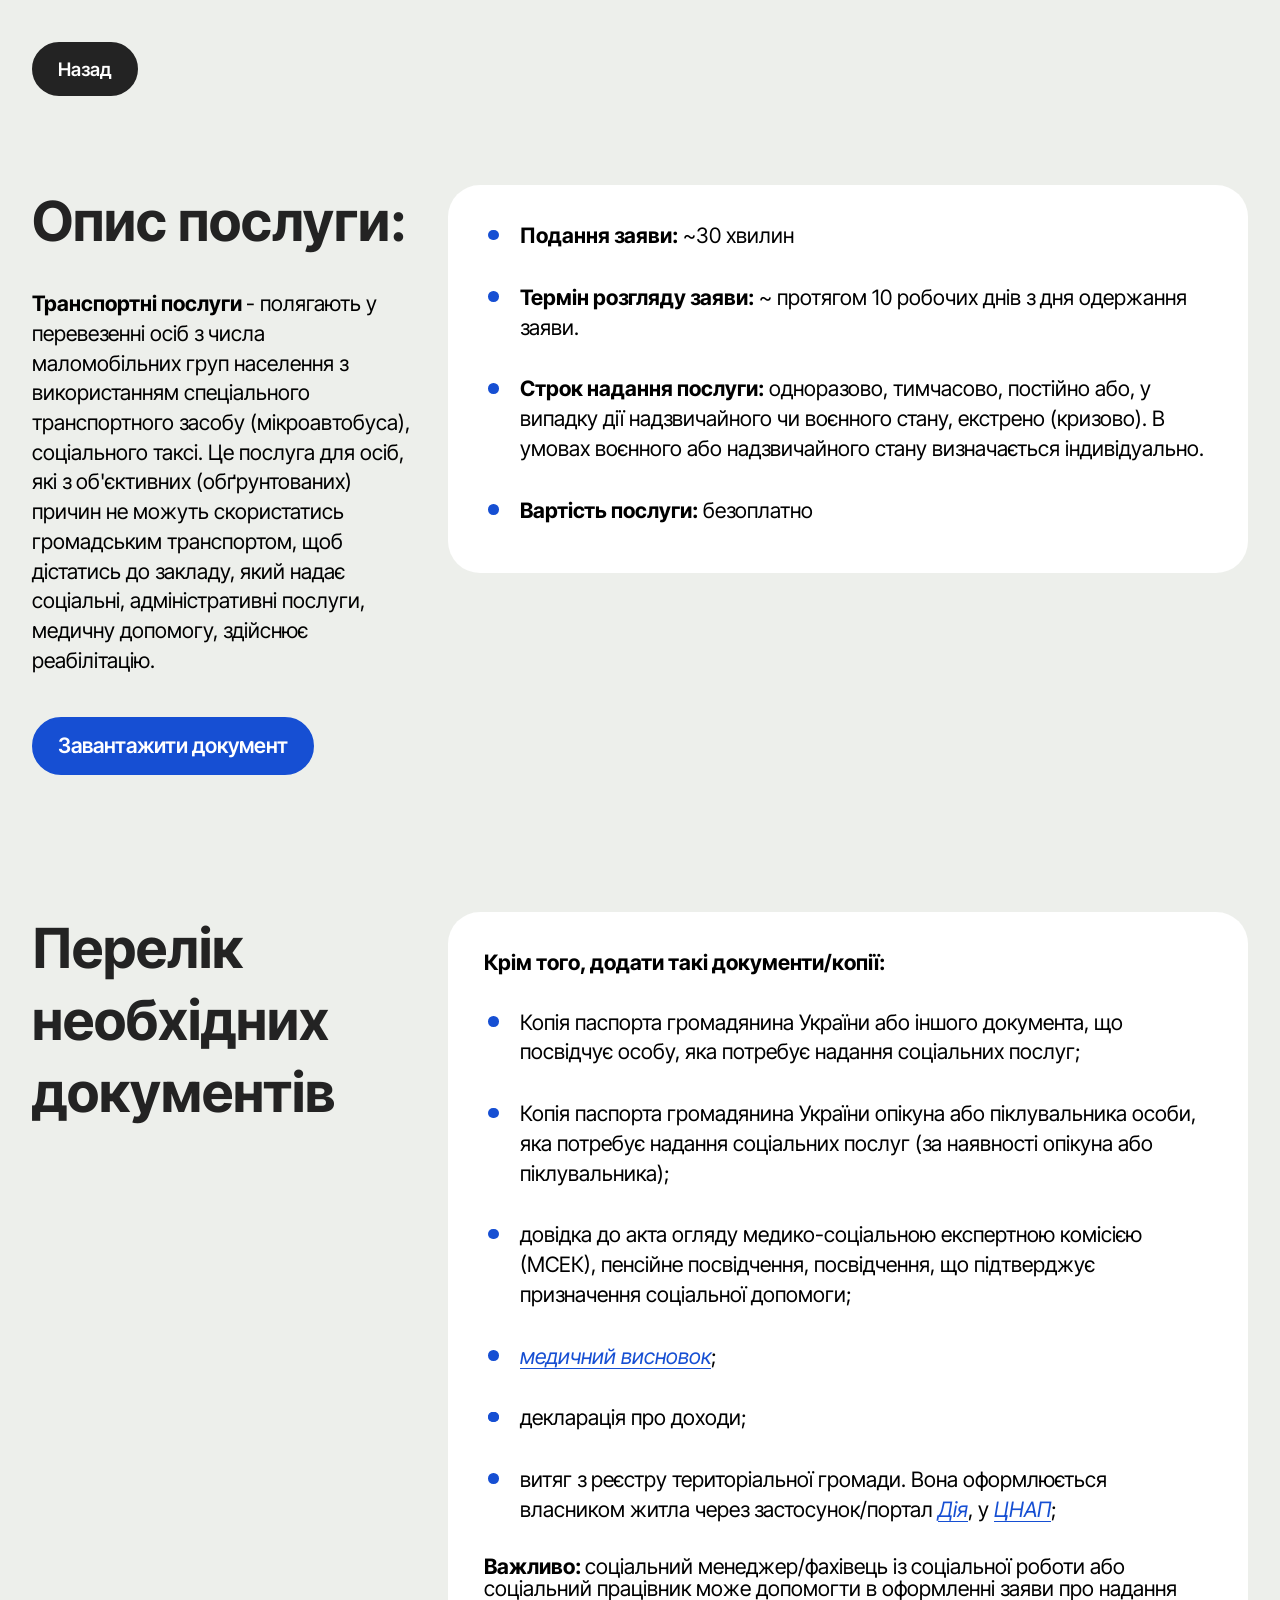
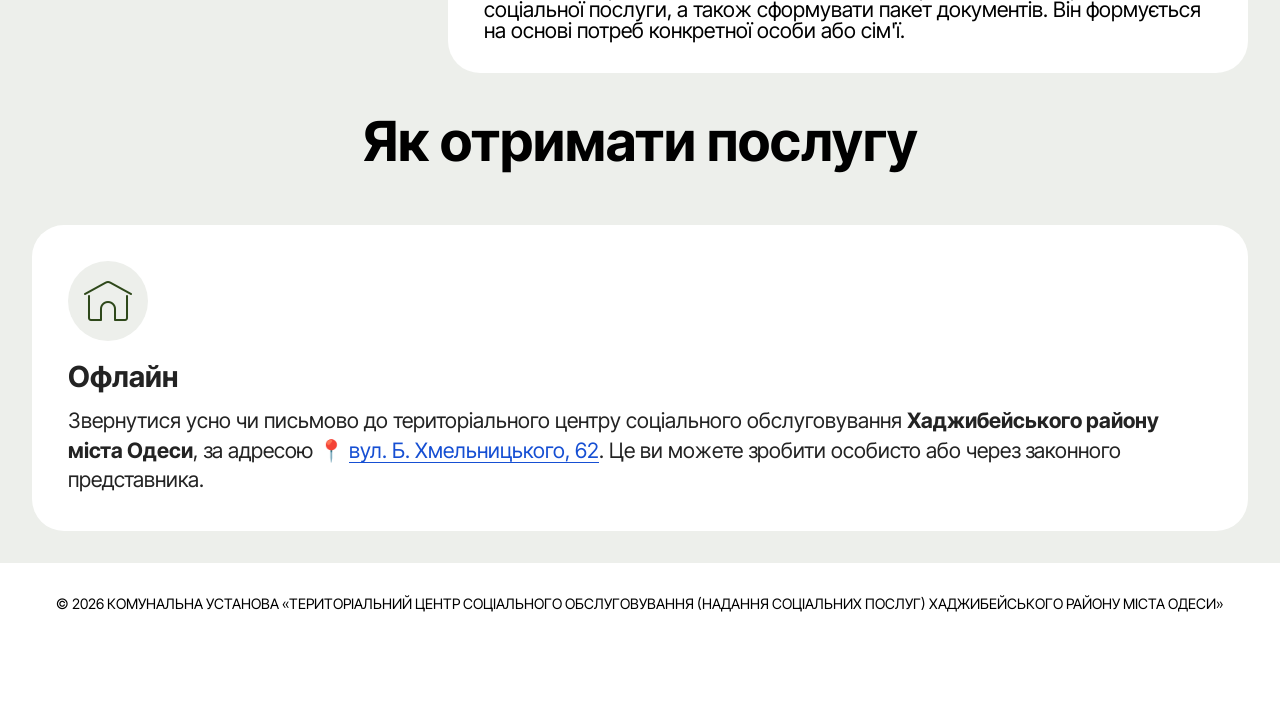
<file: transport.html>
<!DOCTYPE html>
<html  >
<head>
  <!-- Site made with Mobirise Website Builder v6.1.12, https://mobirise.com -->
  <meta charset="UTF-8">
  <meta http-equiv="X-UA-Compatible" content="IE=edge">
  <meta name="generator" content="Mobirise v6.1.12, mobirise.com">
  <meta name="viewport" content="width=device-width, initial-scale=1, minimum-scale=1">
  <link rel="shortcut icon" href="assets/images/365163473-1030444861283729-5676907057164353348-n-96x96.jpg" type="image/x-icon">
  <meta name="description" content="">
  
  
  <title>transport</title>
  <link rel="stylesheet" href="assets/web/assets/mobirise-icons/mobirise-icons.css">
  <link rel="stylesheet" href="assets/bootstrap/css/bootstrap.min.css">
  <link rel="stylesheet" href="assets/animatecss/animate.css">
  <link rel="stylesheet" href="assets/theme/css/style.css">
  <link rel="preload" href="https://fonts.googleapis.com/css?family=Inter+Tight:100,200,300,400,500,600,700,800,900,100i,200i,300i,400i,500i,600i,700i,800i,900i&display=swap" as="style" onload="this.onload=null;this.rel='stylesheet'">
  <noscript><link rel="stylesheet" href="https://fonts.googleapis.com/css?family=Inter+Tight:100,200,300,400,500,600,700,800,900,100i,200i,300i,400i,500i,600i,700i,800i,900i&display=swap"></noscript>
  <link rel="preload" as="style" href="assets/mobirise/css/mbr-additional.css?v=YKRDkE"><link rel="stylesheet" href="assets/mobirise/css/mbr-additional.css?v=YKRDkE" type="text/css">

  
  
  
</head>
<body>
  
  <section data-bs-version="5.1" class="content12 cid-vakKFBrKmo" id="content12-4y">
    
    <div class="container">
        <div class="row justify-content-center">
            <div class="col-md-12 col-lg-12">
                <div class="mbr-section-btn align-center"><a class="btn btn-black display-4" href="poslugi.html">Назад</a></div>
            </div>
        </div>
    </div>
</section>

<section data-bs-version="5.1" class="article021 cid-vakTmplJUT" id="article21-56">
    
    <div class="container">
        <div class="row justify-content-center">
            <div class="col-lg-4">
                <div class="col-12 col-md-12">
                    <h5 class="mbr-section-title mbr-fonts-style mt-0 mb-4 display-2"><strong>Опис послуги:</strong></h5>
                    <h6 class="mbr-section-subtitle mbr-fonts-style mt-0 mb-4 display-7"><strong>Транспортні послуги </strong>- полягають у перевезенні осіб з числа маломобільних груп населення з використанням спеціального транспортного засобу (мікроавтобуса), соціального таксі. Це послуга для осіб, які з об'єктивних (обґрунтованих) причин не можуть скористатись громадським транспортом, щоб дістатись до закладу, який надає соціальні, адміністративні послуги, медичну допомогу, здійснює реабілітацію.</h6>
                    <div class="mbr-section-btn item-footer mt-3 main-button"><a href="https://omr.gov.ua/images/File/DODATKI_2021/SOC_zahist/Soc_poslug/24.%20%D0%A2%D1%80%D0%B0%D0%BD%D1%81%D0%BF%D0%BE%D1%80%D1%82%D0%BD%20%D0%BF%D0%BE%D1%81%D0%BB%D1%83%D0%B3%D0%B8.docx" class="btn item-btn btn-primary display-7" target="_blank">Завантажити документ</a></div>
                </div>
            </div>

            <div class="col-lg-8 side-features">
                <div class="item-wrapper align-left">
                    <div class="counter-container mbr-text mbr-fonts-style display-7">
                        <ul>
                            <li><strong>Подання заяви:</strong>&nbsp;~30 хвилин</li>
                            <li><strong>Термін розгляду заяви:</strong>&nbsp;~ протягом 10 робочих днів з дня одержання заяви.</li>
                            <li><strong>Строк надання послуги:</strong>&nbsp;одноразово, тимчасово, постійно або, у випадку дії надзвичайного чи воєнного стану, екстрено (кризово). В умовах воєнного або надзвичайного стану визначається індивідуально.</li>
                            <li><strong>Вартість послуги:</strong> безоплатно&nbsp;</li>
                        </ul>
                    </div>
                </div>
            </div>
        </div>
    </div>
</section>

<section data-bs-version="5.1" class="article021 cid-veldvvoHxI" id="article21-6m">
    
    <div class="container">
        <div class="row justify-content-center">
            <div class="col-lg-4">
                <div class="col-12 col-md-12">
                    <h5 class="mbr-section-title mbr-fonts-style mt-0 mb-4 display-2"><strong>Перелік необхідних документів</strong></h5>
                    
                    
                </div>
            </div>

            <div class="col-lg-8 side-features">
                <div class="item-wrapper align-left">
                    <div class="counter-container mbr-text mbr-fonts-style display-7">
                        <div><strong>Крім того, додати такі документи/копії:</strong></div><div><strong><br></strong></div><ul>
                            <li>Копія паспорта громадянина України або іншого документа, що посвідчує особу, яка потребує надання соціальних послуг;</li><li>Копія паспорта громадянина України опікуна або піклувальника особи, яка потребує надання соціальних послуг (за наявності опікуна або піклувальника);</li><li>довідка до акта огляду медико-соціальною експертною комісією (МСЕК), пенсійне посвідчення, посвідчення, що підтверджує призначення соціальної допомоги;</li><li><a href="https://zakon.rada.gov.ua/laws/show/z1084-16#n23" class="text-primary" target="_blank"><em>медичний висновок</em></a>;</li><li>
</li><li>декларація про доходи;</li><li>витяг з реєстру територіальної громади. Вона оформлюється власником житла через застосунок/портал <a href="https://guide.diia.gov.ua/view/vydacha-vytiahu-z-reiestru-terytorialnoi-hromady" class="text-primary" target="_blank"><em>Дія</em></a>, у <a href="https://www.cnaprv.gov.ua/news/2025/dovidka_pro_sklad_zareestrovanih_osib_u_zhitlovomu_primishhenni25" class="text-primary" target="_blank"><em>ЦНАП</em></a>;</li></ul><p><strong>Важливо: </strong>соціальний менеджер/фахівець із соціальної роботи або соціальний працівник може допомогти в оформленні заяви про надання соціальної послуги, а також сформувати пакет документів. Він формується на основі потреб конкретної особи або сім'ї.</p><ul>
                        </ul>
                    </div>
                </div>
            </div>
        </div>
    </div>
</section>

<section data-bs-version="5.1" class="features5 cid-vakKFBX1jV" id="features05-52">
  

  
  
  <div class="container">
    <div class="row mb-5 justify-content-center">
      <div class="col-12 content-head">
        <h3 class="mbr-section-title mbr-fonts-style align-center mb-0 display-2"><strong>Як отримати послугу</strong></h3>
        
      </div>
    </div>
    <div class="row">
      
      <div class="item features-without-image col-12 col-md-6 col-lg-12 item-mb active">
        <div class="item-wrapper">
          <div class="card-box align-left">
            <div class="iconfont-wrapper">
              <span class="mbr-iconfont mbri-home"></span>
            </div>
            <h5 class="card-title mbr-fonts-style display-5">
              <strong>Офлайн</strong>
            </h5>
            <p class="card-text mbr-fonts-style display-7">
              Звернутися усно чи письмово до територіального центру соціального обслуговування <strong>Хаджибейського району міста Одеси</strong>, за адресою 📍&nbsp;<strong><a href="https://www.google.com/maps/dir/?api=1&destination=вул.+Богдана+Хмельницького+62+Одеса" class="text-primary" target="_blank">вул. Б. Хмельницького, 62</a></strong>. Це ви можете зробити особисто або через законного представника. 
            </p>

            
          </div>
        </div>
      </div>
      
    </div>
  </div>
</section>

<section data-bs-version="5.1" class="footer7 cid-vakKFCqOtp" once="footers" id="footer7-55">

    

    

    <div class="container">
        <div class="media-container-row align-center mbr-white">
            <div class="col-12">
                <p class="mbr-text mb-0 mbr-fonts-style footer">
                    © 2026 КОМУНАЛЬНА УСТАНОВА «ТЕ­РИ­ТО­РІ­АЛЬ­НИЙ ЦЕНТР СОЦІАЛЬНОГО ОБ­СЛУ­ГО­ВУ­ВА­Н­НЯ (НАДАННЯ СОЦІАЛЬНИХ ПОСЛУГ) ХА­ДЖИ­БЕЙ­СЬКО­ГО РАЙОНУ МІСТА ОДЕСИ»</p>
            </div>
        </div>
    </div>
</section><section class="display-7" style="padding: 0;align-items: center;justify-content: center;flex-wrap: wrap;    align-content: center;display: flex;position: relative;height: 4rem;"><a href="https://mobiri.se/4462126" style="flex: 1 1;height: 4rem;position: absolute;width: 100%;z-index: 1;"><img alt="" style="height: 4rem;" src="[data-uri]"></a><p style="margin: 0;text-align: center;" class="display-7">&#8204;</p><a style="z-index:1" href="https://mobirise.com/builder/ai-website-builder.html">Free AI Website Software</a></section><script src="assets/bootstrap/js/bootstrap.bundle.min.js"></script>  <script src="assets/smoothscroll/smooth-scroll.js"></script>  <script src="assets/ytplayer/index.js"></script>  <script src="assets/theme/js/script.js"></script>  
  
  
 <div id="scrollToTop" class="scrollToTop mbr-arrow-up"><a style="text-align: center;"><i class="mbr-arrow-up-icon mbr-arrow-up-icon-cm cm-icon cm-icon-smallarrow-up"></i></a></div>
    <input name="animation" type="hidden">
  </body>
</html>
</file>
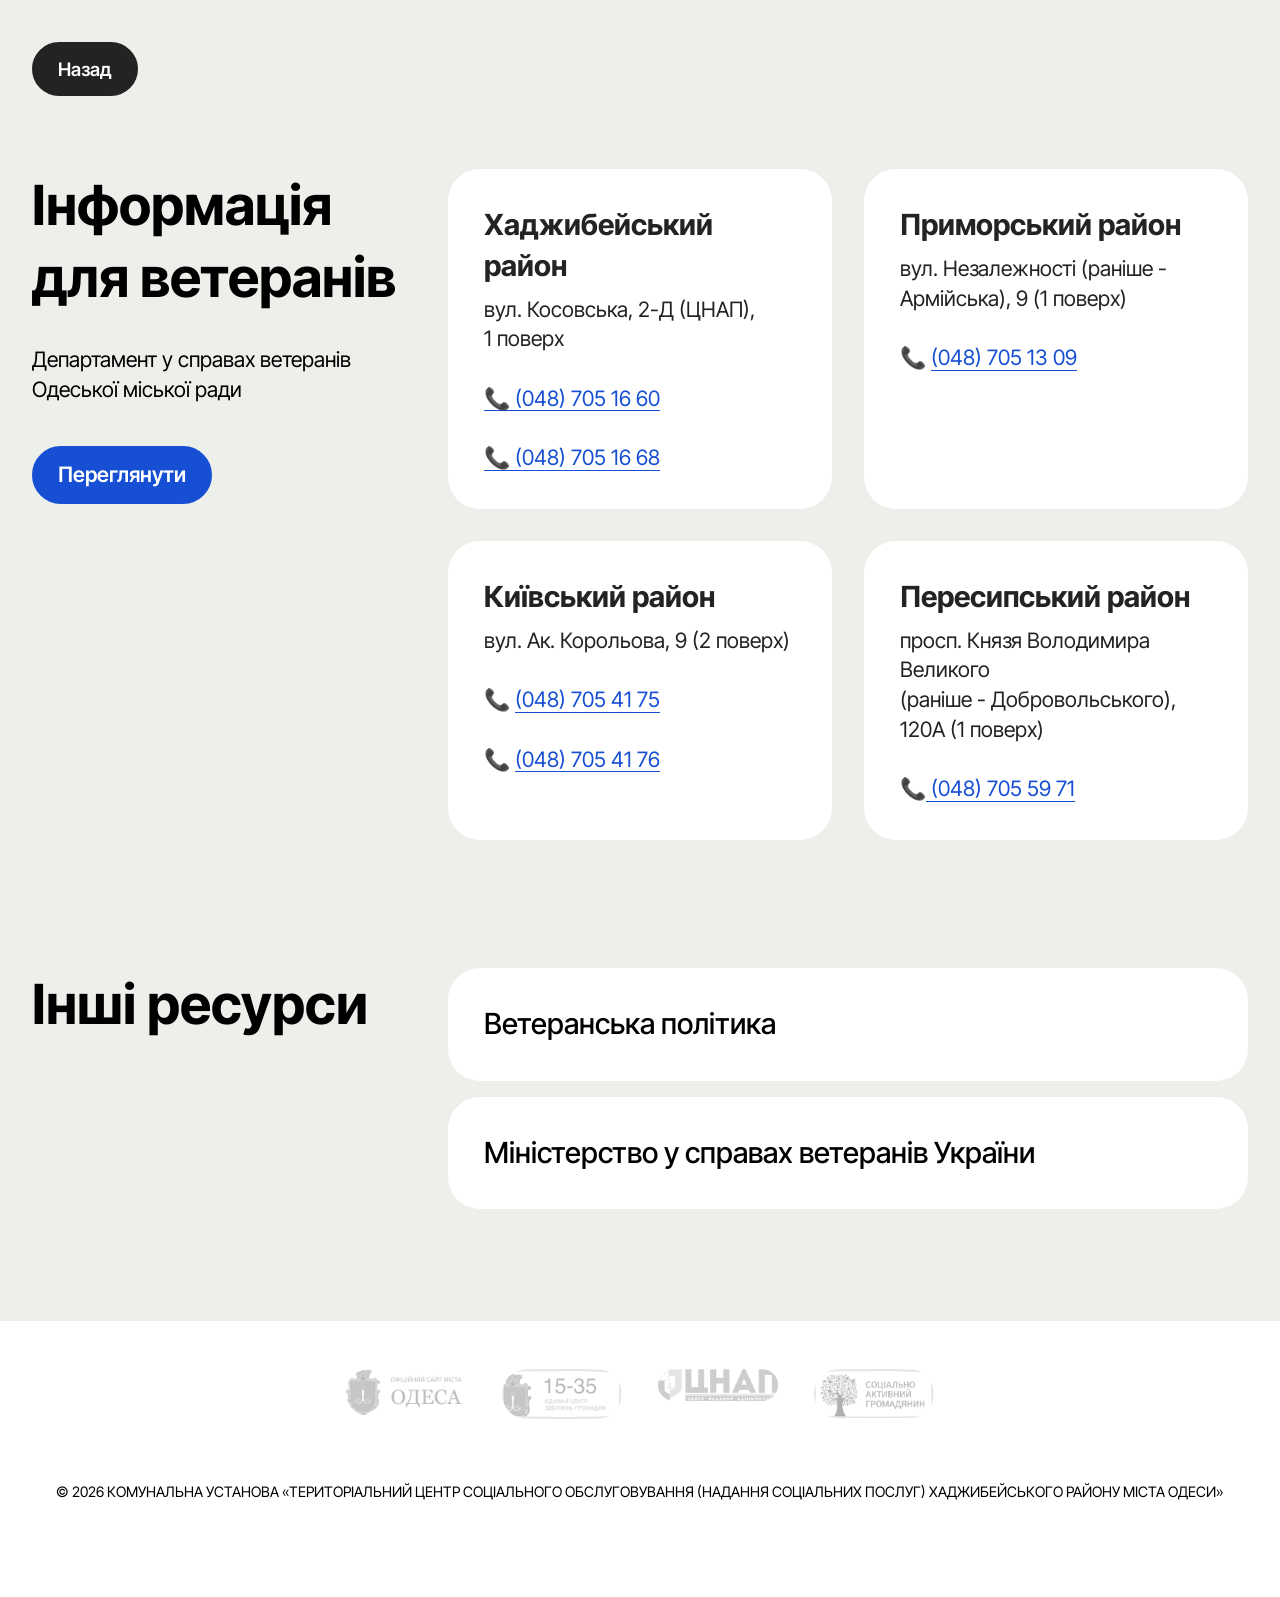
<file: veterans.html>
<!DOCTYPE html>
<html  >
<head>
  <!-- Site made with Mobirise Website Builder v6.1.12, https://mobirise.com -->
  <meta charset="UTF-8">
  <meta http-equiv="X-UA-Compatible" content="IE=edge">
  <meta name="generator" content="Mobirise v6.1.12, mobirise.com">
  <meta name="viewport" content="width=device-width, initial-scale=1, minimum-scale=1">
  <link rel="shortcut icon" href="assets/images/365163473-1030444861283729-5676907057164353348-n-96x96.jpg" type="image/x-icon">
  <meta name="description" content="">
  
  
  <title>veterans</title>
  <link rel="stylesheet" href="assets/bootstrap/css/bootstrap.min.css">
  <link rel="stylesheet" href="assets/animatecss/animate.css">
  <link rel="stylesheet" href="assets/theme/css/style.css">
  <link rel="preload" href="https://fonts.googleapis.com/css?family=Inter+Tight:100,200,300,400,500,600,700,800,900,100i,200i,300i,400i,500i,600i,700i,800i,900i&display=swap" as="style" onload="this.onload=null;this.rel='stylesheet'">
  <noscript><link rel="stylesheet" href="https://fonts.googleapis.com/css?family=Inter+Tight:100,200,300,400,500,600,700,800,900,100i,200i,300i,400i,500i,600i,700i,800i,900i&display=swap"></noscript>
  <link rel="preload" as="style" href="assets/mobirise/css/mbr-additional.css?v=VSoSZf"><link rel="stylesheet" href="assets/mobirise/css/mbr-additional.css?v=VSoSZf" type="text/css">

  
  
  
</head>
<body>
  
  <section data-bs-version="5.1" class="content12 cid-veppcBKxHv" id="content12-6v">
    
    <div class="container">
        <div class="row justify-content-center">
            <div class="col-md-12 col-lg-12">
                <div class="mbr-section-btn align-center"><a class="btn btn-black display-4" href="index.html">Назад</a></div>
            </div>
        </div>
    </div>
</section>

<section data-bs-version="5.1" class="features037 cid-vepkxFDfkQ" id="features037-6q">
	
	
	
	<div class="container">
		<div class="row justify-content-center">
			<div class="col-lg-4">
				<div class="col-12 col-md-12">
					<h5 class="mbr-section-title mbr-fonts-style mt-0 mb-4 display-2"><strong>Інформація для ветеранів</strong></h5>
					<h6 class="mbr-section-subtitle mbr-fonts-style mt-0 mb-4 display-7">Департамент у справах ветеранів Одеської міської ради</h6>
					<div class="mbr-section-btn item-footer mt-3 main-button"><a href="https://omr.gov.ua/ua/city/departments/dep-veteran/" class="btn item-btn btn-primary display-7" target="_blank">Переглянути</a></div>
				</div>
			</div>

			<div class="col-lg-8 side-features">
				<div class="item features-without-image col-12 col-md-12 col-lg-6 item-mb active">
					<div class="item-wrapper">
						<div class="item-content align-left">
							
							<h5 class="card-title mbr-fonts-style display-5"><strong>Хаджибейський район</strong></h5>
							<p class="card-text mbr-fonts-style display-7">
								вул. Косовська, 2-Д (ЦНАП),&nbsp; <br>1 поверх<br><br><a href="tel:(048) 705 16 60" class="text-primary">📞 (048) 705 16 60</a><br><br><a href="tel:(048) 705 16 68" class="text-primary">📞 (048) 705 16 68</a><br></p>
							
						</div>

					</div>
				</div><div class="item features-without-image col-12 col-md-12 col-lg-6 item-mb">
					<div class="item-wrapper">
						<div class="item-content align-left">
							
							<h5 class="card-title mbr-fonts-style display-5"><strong>Приморський район</strong></h5>
							<p class="card-text mbr-fonts-style display-7">
								вул. Незалежності (раніше - Армійська), 9 (1 поверх)<br><br>📞 <a href="tel:(048) 705 13 09" class="text-primary">(048) 705 13 09</a></p>
							
						</div>

					</div>
				</div><div class="item features-without-image col-12 col-md-12 col-lg-6 item-mb">
					<div class="item-wrapper">
						<div class="item-content align-left">
							
							<h5 class="card-title mbr-fonts-style display-5"><div><strong>Київський район</strong></div></h5>
							<p class="card-text mbr-fonts-style display-7">
							вул. Ак. Корольова, 9 (2 поверх)<br><br>📞 <a href="tel:(048) 705 41 75" class="text-primary">(048) 705 41 75</a><a href="tel:(048) 705 41 75" class="text-primary"><br></a><br>📞 <a href="tel:(048) 705 41 76" class="text-primary">(048) 705 41 76</a><br></p>

							
						</div>

					</div>
				</div>
				<div class="item features-without-image col-12 col-md-12 col-lg-6 item-mb">
					<div class="item-wrapper">
						<div class="item-content align-left">
							
							<h5 class="card-title mbr-fonts-style display-5"><div><strong>Пересипський район</strong></div></h5>
							<p class="card-text mbr-fonts-style display-7">просп. Князя Володимира Великого<br>(раніше - Добровольського), 120А (1 поверх)<br><br>📞<a href="tel: (048) 705 59 71" class="text-primary">  (048) 705 59 71</a><br></p>
							
						</div>

					</div>
				</div>
				
				

			</div>
		</div>
	</div>
</section>

<section data-bs-version="5.1" class="list07 cid-vepocurI3v" id="list07-6u">
    
    
    <div class="container">
        <div class="row justify-content-center">
            <div class="col-lg-4">
                <div class="col-12 col-md-12">
                    <h5 class="mbr-section-title mbr-fonts-style mt-0 mb-4 display-2">
                        <strong>Інші ресурси</strong></h5>
                    
                    
                </div>
            </div>

            <div class="col-lg-8">
                <div id="bootstrap-accordion_89" class="panel-group accordionStyles accordion" role="tablist" aria-multiselectable="true">
                    <div class="card">
                        <div class="card-header" role="tab" id="headingOne">
                            <a role="button" class="panel-title collapsed" data-toggle="collapse" data-bs-toggle="collapse" data-core="" href="#collapse1_89" aria-expanded="false" aria-controls="collapse1">
                                <h6 class="panel-title-edit mbr-semibold mbr-fonts-style mb-0 display-5">Ветеранська політика</h6>
                                <span class="sign mbr-iconfont mobi-mbri-arrow-down"></span>
                            </a>
                        </div>
                        <div id="collapse1_89" class="panel-collapse noScroll collapse" role="tabpanel" aria-labelledby="headingOne" data-parent="#accordion" data-bs-parent="#bootstrap-accordion_89">
                            <div class="panel-body">
                                <p class="mbr-fonts-style panel-text display-7">
                                    <a href="https://dssp.od.gov.ua/diyalnist/veteranska-polityka/" class="text-primary" target="_blank">https://dssp.od.gov.ua/diyalnist/veteranska-polityka/</a>
                                </p>
                            </div>
                        </div>

                    </div>
                    <div class="card">
                        <div class="card-header" role="tab" id="headingOne">
                            <a role="button" class="panel-title collapsed" data-toggle="collapse" data-bs-toggle="collapse" data-core="" href="#collapse2_89" aria-expanded="false" aria-controls="collapse2">
                                <h6 class="panel-title-edit mbr-semibold mbr-fonts-style mb-0 display-5">Міністерство у справах ветеранів України&nbsp;</h6>
                                <span class="sign mbr-iconfont mobi-mbri-arrow-down"></span>
                            </a>
                        </div>
                        <div id="collapse2_89" class="panel-collapse noScroll collapse" role="tabpanel" aria-labelledby="headingOne" data-parent="#accordion" data-bs-parent="#bootstrap-accordion_89">
                            <div class="panel-body">
                                <p class="mbr-fonts-style panel-text display-7">
                                    <a href="https://mva.gov.ua/veteranam/odeska-oblast" class="text-primary" target="_blank">https://mva.gov.ua/veteranam/odeska-oblast</a>
                                </p>
                            </div>
                        </div>
                    </div>
                    
                    
                    
                    
                </div>
            </div>
        </div>
    </div>
</section>

<section data-bs-version="5.1" class="clients1 cid-vepkxFYum9" id="clients1-6r">
    
    <div class="images-container container">
        <div class="mbr-section-head">
            
            
            
        </div>
        <div class="row justify-content-center mt-4">
            <div class="col-md-3 card">
                <a href="https://omr.gov.ua/" target="_blank"><img src="assets/images/omr.png" alt="Mobirise Website Builder"></a>
            </div>
            <div class="col-md-3 card">
                <a href="https://1535.omr.gov.ua/" target="_blank"><img src="assets/images/1535-1.png" alt="Mobirise Website Builder"></a>
            </div>
            <div class="col-md-3 card">
                <a href="https://cnap.omr.gov.ua/" target="_blank"><img src="assets/images/cnap.png" alt="Mobirise Website Builder"></a>
            </div>
            <div class="col-md-3 card">
                <a href="https://citizen.omr.gov.ua/" target="_blank"><img src="assets/images/citizen-1.png" alt="Mobirise Website Builder"></a>
            </div>
            
            
            
            
        </div>
    </div>
</section>

<section data-bs-version="5.1" class="footer7 cid-vepkxGguMO" once="footers" id="footer7-6s">

    

    

    <div class="container">
        <div class="media-container-row align-center mbr-white">
            <div class="col-12">
                <p class="mbr-text mb-0 mbr-fonts-style footer">
                    © 2026 КОМУНАЛЬНА УСТАНОВА «ТЕ­РИ­ТО­РІ­АЛЬ­НИЙ ЦЕНТР СОЦІАЛЬНОГО ОБ­СЛУ­ГО­ВУ­ВА­Н­НЯ (НАДАННЯ СОЦІАЛЬНИХ ПОСЛУГ) ХА­ДЖИ­БЕЙ­СЬКО­ГО РАЙОНУ МІСТА ОДЕСИ»</p>
            </div>
        </div>
    </div>
</section><section class="display-7" style="padding: 0;align-items: center;justify-content: center;flex-wrap: wrap;    align-content: center;display: flex;position: relative;height: 4rem;"><a href="https://mobiri.se/4462126" style="flex: 1 1;height: 4rem;position: absolute;width: 100%;z-index: 1;"><img alt="" style="height: 4rem;" src="[data-uri]"></a><p style="margin: 0;text-align: center;" class="display-7">&#8204;</p><a style="z-index:1" href="https://mobirise.com/html-builder.html">HTML Builder</a></section><script src="assets/bootstrap/js/bootstrap.bundle.min.js"></script>  <script src="assets/smoothscroll/smooth-scroll.js"></script>  <script src="assets/ytplayer/index.js"></script>  <script src="assets/theme/js/script.js"></script>  
  
  
 <div id="scrollToTop" class="scrollToTop mbr-arrow-up"><a style="text-align: center;"><i class="mbr-arrow-up-icon mbr-arrow-up-icon-cm cm-icon cm-icon-smallarrow-up"></i></a></div>
    <input name="animation" type="hidden">
  </body>
</html>
</file>
<file: assets/web/assets/mobirise-icons2/mobirise2.css>
@font-face {
  font-family: 'Moririse2';
  font-display: swap;
  src:  url('mobirise2.eot?f2bix4');
  src:  url('mobirise2.eot?f2bix4#iefix') format('embedded-opentype'),
    url('mobirise2.woff2?f2bix4') format('woff2'),
    url('mobirise2.woff?f2bix4') format('woff'),
    url('mobirise2.ttf?f2bix4') format('truetype'),
    url('mobirise2.svg?f2bix4#mobirise2') format('svg');
  font-weight: normal;
  font-style: normal;
}

[class^="mobi-"], [class*=" mobi-"] {
  /* use !important to prevent issues with browser extensions that change fonts */
  font-family: 'Moririse2' !important;
  speak: none;
  font-style: normal;
  font-weight: normal;
  font-variant: normal;
  text-transform: none;
  line-height: 1;

  /* Better Font Rendering =========== */
  -webkit-font-smoothing: antialiased;
  -moz-osx-font-smoothing: grayscale;
}

.mobi-mbri-add-submenu:before {
  content: "\e900";
}
.mobi-mbri-alert:before {
  content: "\e901";
}
.mobi-mbri-align-center:before {
  content: "\e902";
}
.mobi-mbri-align-justify:before {
  content: "\e903";
}
.mobi-mbri-align-left:before {
  content: "\e904";
}
.mobi-mbri-align-right:before {
  content: "\e905";
}
.mobi-mbri-android:before {
  content: "\e906";
}
.mobi-mbri-apple:before {
  content: "\e907";
}
.mobi-mbri-arrow-down:before {
  content: "\e908";
}
.mobi-mbri-arrow-next:before {
  content: "\e909";
}
.mobi-mbri-arrow-prev:before {
  content: "\e90a";
}
.mobi-mbri-arrow-up:before {
  content: "\e90b";
}
.mobi-mbri-bold:before {
  content: "\e90c";
}
.mobi-mbri-bookmark:before {
  content: "\e90d";
}
.mobi-mbri-bootstrap:before {
  content: "\e90e";
}
.mobi-mbri-briefcase:before {
  content: "\e90f";
}
.mobi-mbri-browse:before {
  content: "\e910";
}
.mobi-mbri-bulleted-list:before {
  content: "\e911";
}
.mobi-mbri-calendar:before {
  content: "\e912";
}
.mobi-mbri-camera:before {
  content: "\e913";
}
.mobi-mbri-cart-add:before {
  content: "\e914";
}
.mobi-mbri-cart-full:before {
  content: "\e915";
}
.mobi-mbri-cash:before {
  content: "\e916";
}
.mobi-mbri-change-style:before {
  content: "\e917";
}
.mobi-mbri-chat:before {
  content: "\e918";
}
.mobi-mbri-clock:before {
  content: "\e919";
}
.mobi-mbri-close:before {
  content: "\e91a";
}
.mobi-mbri-cloud:before {
  content: "\e91b";
}
.mobi-mbri-code:before {
  content: "\e91c";
}
.mobi-mbri-contact-form:before {
  content: "\e91d";
}
.mobi-mbri-credit-card:before {
  content: "\e91e";
}
.mobi-mbri-cursor-click:before {
  content: "\e91f";
}
.mobi-mbri-cust-feedback:before {
  content: "\e920";
}
.mobi-mbri-database:before {
  content: "\e921";
}
.mobi-mbri-delivery:before {
  content: "\e922";
}
.mobi-mbri-desktop:before {
  content: "\e923";
}
.mobi-mbri-devices:before {
  content: "\e924";
}
.mobi-mbri-down:before {
  content: "\e925";
}
.mobi-mbri-download-2:before {
  content: "\e926";
}
.mobi-mbri-download:before {
  content: "\e927";
}
.mobi-mbri-drag-n-drop-2:before {
  content: "\e928";
}
.mobi-mbri-drag-n-drop:before {
  content: "\e929";
}
.mobi-mbri-edit-2:before {
  content: "\e92a";
}
.mobi-mbri-edit:before {
  content: "\e92b";
}
.mobi-mbri-error:before {
  content: "\e92c";
}
.mobi-mbri-extension:before {
  content: "\e92d";
}
.mobi-mbri-features:before {
  content: "\e92e";
}
.mobi-mbri-file:before {
  content: "\e92f";
}
.mobi-mbri-flag:before {
  content: "\e930";
}
.mobi-mbri-folder:before {
  content: "\e931";
}
.mobi-mbri-gift:before {
  content: "\e932";
}
.mobi-mbri-github:before {
  content: "\e933";
}
.mobi-mbri-globe-2:before {
  content: "\e934";
}
.mobi-mbri-globe:before {
  content: "\e935";
}
.mobi-mbri-growing-chart:before {
  content: "\e936";
}
.mobi-mbri-hearth:before {
  content: "\e937";
}
.mobi-mbri-help:before {
  content: "\e938";
}
.mobi-mbri-home:before {
  content: "\e939";
}
.mobi-mbri-hot-cup:before {
  content: "\e93a";
}
.mobi-mbri-idea:before {
  content: "\e93b";
}
.mobi-mbri-image-gallery:before {
  content: "\e93c";
}
.mobi-mbri-image-slider:before {
  content: "\e93d";
}
.mobi-mbri-info:before {
  content: "\e93e";
}
.mobi-mbri-italic:before {
  content: "\e93f";
}
.mobi-mbri-key:before {
  content: "\e940";
}
.mobi-mbri-laptop:before {
  content: "\e941";
}
.mobi-mbri-layers:before {
  content: "\e942";
}
.mobi-mbri-left-right:before {
  content: "\e943";
}
.mobi-mbri-left:before {
  content: "\e944";
}
.mobi-mbri-letter:before {
  content: "\e945";
}
.mobi-mbri-like:before {
  content: "\e946";
}
.mobi-mbri-link:before {
  content: "\e947";
}
.mobi-mbri-lock:before {
  content: "\e948";
}
.mobi-mbri-login:before {
  content: "\e949";
}
.mobi-mbri-logout:before {
  content: "\e94a";
}
.mobi-mbri-magic-stick:before {
  content: "\e94b";
}
.mobi-mbri-map-pin:before {
  content: "\e94c";
}
.mobi-mbri-menu:before {
  content: "\e94d";
}
.mobi-mbri-mobile-2:before {
  content: "\e94e";
}
.mobi-mbri-mobile-horizontal:before {
  content: "\e94f";
}
.mobi-mbri-mobile:before {
  content: "\e950";
}
.mobi-mbri-mobirise:before {
  content: "\e951";
}
.mobi-mbri-more-horizontal:before {
  content: "\e952";
}
.mobi-mbri-more-vertical:before {
  content: "\e953";
}
.mobi-mbri-music:before {
  content: "\e954";
}
.mobi-mbri-new-file:before {
  content: "\e955";
}
.mobi-mbri-numbered-list:before {
  content: "\e956";
}
.mobi-mbri-opened-folder:before {
  content: "\e957";
}
.mobi-mbri-pages:before {
  content: "\e958";
}
.mobi-mbri-paper-plane:before {
  content: "\e959";
}
.mobi-mbri-paperclip:before {
  content: "\e95a";
}
.mobi-mbri-phone:before {
  content: "\e95b";
}
.mobi-mbri-photo:before {
  content: "\e95c";
}
.mobi-mbri-photos:before {
  content: "\e95d";
}
.mobi-mbri-pin:before {
  content: "\e95e";
}
.mobi-mbri-play:before {
  content: "\e95f";
}
.mobi-mbri-plus:before {
  content: "\e960";
}
.mobi-mbri-preview:before {
  content: "\e961";
}
.mobi-mbri-print:before {
  content: "\e962";
}
.mobi-mbri-protect:before {
  content: "\e963";
}
.mobi-mbri-question:before {
  content: "\e964";
}
.mobi-mbri-quote-left:before {
  content: "\e965";
}
.mobi-mbri-quote-right:before {
  content: "\e966";
}
.mobi-mbri-redo:before {
  content: "\e967";
}
.mobi-mbri-refresh:before {
  content: "\e968";
}
.mobi-mbri-responsive-2:before {
  content: "\e969";
}
.mobi-mbri-responsive:before {
  content: "\e96a";
}
.mobi-mbri-right:before {
  content: "\e96b";
}
.mobi-mbri-rocket:before {
  content: "\e96c";
}
.mobi-mbri-sad-face:before {
  content: "\e96d";
}
.mobi-mbri-sale:before {
  content: "\e96e";
}
.mobi-mbri-save:before {
  content: "\e96f";
}
.mobi-mbri-search:before {
  content: "\e970";
}
.mobi-mbri-setting-2:before {
  content: "\e971";
}
.mobi-mbri-setting-3:before {
  content: "\e972";
}
.mobi-mbri-setting:before {
  content: "\e973";
}
.mobi-mbri-share:before {
  content: "\e974";
}
.mobi-mbri-shopping-bag:before {
  content: "\e975";
}
.mobi-mbri-shopping-basket:before {
  content: "\e976";
}
.mobi-mbri-shopping-cart:before {
  content: "\e977";
}
.mobi-mbri-sites:before {
  content: "\e978";
}
.mobi-mbri-smile-face:before {
  content: "\e979";
}
.mobi-mbri-speed:before {
  content: "\e97a";
}
.mobi-mbri-star:before {
  content: "\e97b";
}
.mobi-mbri-success:before {
  content: "\e97c";
}
.mobi-mbri-sun:before {
  content: "\e97d";
}
.mobi-mbri-sun2:before {
  content: "\e97e";
}
.mobi-mbri-tablet-vertical:before {
  content: "\e97f";
}
.mobi-mbri-tablet:before {
  content: "\e980";
}
.mobi-mbri-target:before {
  content: "\e981";
}
.mobi-mbri-timer:before {
  content: "\e982";
}
.mobi-mbri-to-ftp:before {
  content: "\e983";
}
.mobi-mbri-to-local-drive:before {
  content: "\e984";
}
.mobi-mbri-touch-swipe:before {
  content: "\e985";
}
.mobi-mbri-touch:before {
  content: "\e986";
}
.mobi-mbri-trash:before {
  content: "\e987";
}
.mobi-mbri-underline:before {
  content: "\e988";
}
.mobi-mbri-undo:before {
  content: "\e989";
}
.mobi-mbri-unlink:before {
  content: "\e98a";
}
.mobi-mbri-unlock:before {
  content: "\e98b";
}
.mobi-mbri-up-down:before {
  content: "\e98c";
}
.mobi-mbri-up:before {
  content: "\e98d";
}
.mobi-mbri-update:before {
  content: "\e98e";
}
.mobi-mbri-upload-2:before {
  content: "\e98f";
}
.mobi-mbri-upload:before {
  content: "\e990";
}
.mobi-mbri-user-2:before {
  content: "\e991";
}
.mobi-mbri-user:before {
  content: "\e992";
}
.mobi-mbri-users:before {
  content: "\e993";
}
.mobi-mbri-video-play:before {
  content: "\e994";
}
.mobi-mbri-video:before {
  content: "\e995";
}
.mobi-mbri-watch:before {
  content: "\e996";
}
.mobi-mbri-website-theme-2:before {
  content: "\e997";
}
.mobi-mbri-website-theme:before {
  content: "\e998";
}
.mobi-mbri-wifi:before {
  content: "\e999";
}
.mobi-mbri-windows:before {
  content: "\e99a";
}
.mobi-mbri-zoom-in:before {
  content: "\e99b";
}
.mobi-mbri-zoom-out:before {
  content: "\e99c";
}
</file>
<file: assets/parallax/jarallax.css>
.jarallax {
    position: relative;
    z-index: 0;
}
.jarallax > .jarallax-img {
    position: absolute;
    object-fit: cover;
    /* support for plugin https://github.com/bfred-it/object-fit-images */
    font-family: 'object-fit: cover;';
    top: 0;
    left: 0;
    width: 100%;
    height: 100%;
    z-index: -1;
}
</file>
<file: assets/dropdown/css/style.css>
.navbar-dropdown {
  left: 0;
  padding: 0;
  position: absolute;
  right: 0;
  top: 0;
  transition: all 0.45s ease;
  z-index: 1030;
  background: #282828; }
  .navbar-dropdown .navbar-logo {
    margin-right: 0.8rem;
    transition: margin 0.3s ease-in-out;
    vertical-align: middle; }
    .navbar-dropdown .navbar-logo img {
      height: 3.125rem;
      transition: all 0.3s ease-in-out; }
    .navbar-dropdown .navbar-logo.mbr-iconfont {
      font-size: 3.125rem;
      line-height: 3.125rem; }
  .navbar-dropdown .navbar-caption {
    font-weight: 700;
    white-space: normal;
    vertical-align: -4px;
    line-height: 3.125rem !important; }
    .navbar-dropdown .navbar-caption, .navbar-dropdown .navbar-caption:hover {
      color: inherit;
      text-decoration: none; }
  .navbar-dropdown .mbr-iconfont + .navbar-caption {
    vertical-align: -1px; }
  .navbar-dropdown.navbar-fixed-top {
    position: fixed; }
  .navbar-dropdown .navbar-brand span {
    vertical-align: -4px; }
  .navbar-dropdown.bg-color.transparent {
    background: none; }
  .navbar-dropdown.navbar-short .navbar-brand {
    padding: 0.625rem 0; }
    .navbar-dropdown.navbar-short .navbar-brand span {
      vertical-align: -1px; }
  .navbar-dropdown.navbar-short .navbar-caption {
    line-height: 2.375rem !important;
    vertical-align: -2px; }
  .navbar-dropdown.navbar-short .navbar-logo {
    margin-right: 0.5rem; }
    .navbar-dropdown.navbar-short .navbar-logo img {
      height: 2.375rem; }
    .navbar-dropdown.navbar-short .navbar-logo.mbr-iconfont {
      font-size: 2.375rem;
      line-height: 2.375rem; }
  .navbar-dropdown.navbar-short .mbr-table-cell {
    height: 3.625rem; }
  .navbar-dropdown .navbar-close {
    left: 0.6875rem;
    position: fixed;
    top: 0.75rem;
    z-index: 1000; }
  .navbar-dropdown .hamburger-icon {
    content: "";
    display: inline-block;
    vertical-align: middle;
    width: 16px;
    -webkit-box-shadow: 0 -6px 0 1px #282828,0 0 0 1px #282828,0 6px 0 1px #282828;
    -moz-box-shadow: 0 -6px 0 1px #282828,0 0 0 1px #282828,0 6px 0 1px #282828;
    box-shadow: 0 -6px 0 1px #282828,0 0 0 1px #282828,0 6px 0 1px #282828; }

.dropdown-menu .dropdown-toggle[data-toggle="dropdown-submenu"]::after {
  border-bottom: 0.35em solid transparent;
  border-left: 0.35em solid;
  border-right: 0;
  border-top: 0.35em solid transparent;
  margin-left: 0.3rem; }

.dropdown-menu .dropdown-item:focus {
  outline: 0; }

.nav-dropdown {
  font-size: 0.75rem;
  font-weight: 500;
  height: auto !important; }
  .nav-dropdown .nav-btn {
    padding-left: 1rem; }
  .nav-dropdown .link {
    margin: .667em 1.667em;
    font-weight: 500;
    padding: 0;
    transition: color .2s ease-in-out; }
    .nav-dropdown .link.dropdown-toggle {
      margin-right: 2.583em; }
      .nav-dropdown .link.dropdown-toggle::after {
        margin-left: .25rem;
        border-top: 0.35em solid;
        border-right: 0.35em solid transparent;
        border-left: 0.35em solid transparent;
        border-bottom: 0; }
      .nav-dropdown .link.dropdown-toggle[aria-expanded="true"] {
        margin: 0;
        padding: 0.667em 3.263em  0.667em 1.667em; }
  .nav-dropdown .link::after,
  .nav-dropdown .dropdown-item::after {
    color: inherit; }
  .nav-dropdown .btn {
    font-size: 0.75rem;
    font-weight: 700;
    letter-spacing: 0;
    margin-bottom: 0;
    padding-left: 1.25rem;
    padding-right: 1.25rem; }
  .nav-dropdown .dropdown-menu {
    border-radius: 0;
    border: 0;
    left: 0;
    margin: 0;
    padding-bottom: 1.25rem;
    padding-top: 1.25rem;
    position: relative; }
  .nav-dropdown .dropdown-submenu {
    margin-left: 0.125rem;
    top: 0; }
  .nav-dropdown .dropdown-item {
    font-weight: 500;
    line-height: 2;
    padding: 0.3846em 4.615em 0.3846em 1.5385em;
    position: relative;
    transition: color .2s ease-in-out, background-color .2s ease-in-out; }
    .nav-dropdown .dropdown-item::after {
      margin-top: -0.3077em;
      position: absolute;
      right: 1.1538em;
      top: 50%; }
    .nav-dropdown .dropdown-item:focus, .nav-dropdown .dropdown-item:hover {
      background: none; }

@media (max-width: 767px) {
  .nav-dropdown.navbar-toggleable-sm {
    bottom: 0;
    display: none;
    left: 0;
    overflow-x: hidden;
    position: fixed;
    top: 0;
    transform: translateX(-100%);
    -ms-transform: translateX(-100%);
    -webkit-transform: translateX(-100%);
    width: 18.75rem;
    z-index: 999; } }
.nav-dropdown.navbar-toggleable-xl {
  bottom: 0;
  display: none;
  left: 0;
  overflow-x: hidden;
  position: fixed;
  top: 0;
  transform: translateX(-100%);
  -ms-transform: translateX(-100%);
  -webkit-transform: translateX(-100%);
  width: 18.75rem;
  z-index: 999; }

.nav-dropdown-sm {
  display: block !important;
  overflow-x: hidden;
  overflow: auto;
  padding-top: 3.875rem; }
  .nav-dropdown-sm::after {
    content: "";
    display: block;
    height: 3rem;
    width: 100%; }
  .nav-dropdown-sm.collapse.in ~ .navbar-close {
    display: block !important; }
  .nav-dropdown-sm.collapsing, .nav-dropdown-sm.collapse.in {
    transform: translateX(0);
    -ms-transform: translateX(0);
    -webkit-transform: translateX(0);
    transition: all 0.25s ease-out;
    -webkit-transition: all 0.25s ease-out;
    background: #282828; }
  .nav-dropdown-sm.collapsing[aria-expanded="false"] {
    transform: translateX(-100%);
    -ms-transform: translateX(-100%);
    -webkit-transform: translateX(-100%); }
  .nav-dropdown-sm .nav-item {
    display: block;
    margin-left: 0 !important;
    padding-left: 0; }
  .nav-dropdown-sm .link,
  .nav-dropdown-sm .dropdown-item {
    border-top: 1px dotted rgba(255, 255, 255, 0.1);
    font-size: 0.8125rem;
    line-height: 1.6;
    margin: 0 !important;
    padding: 0.875rem 2.4rem 0.875rem 1.5625rem !important;
    position: relative;
    white-space: normal; }
    .nav-dropdown-sm .link:focus, .nav-dropdown-sm .link:hover,
    .nav-dropdown-sm .dropdown-item:focus,
    .nav-dropdown-sm .dropdown-item:hover {
      background: rgba(0, 0, 0, 0.2) !important;
      color: #c0a375; }
  .nav-dropdown-sm .nav-btn {
    position: relative;
    padding: 1.5625rem 1.5625rem 0 1.5625rem; }
    .nav-dropdown-sm .nav-btn::before {
      border-top: 1px dotted rgba(255, 255, 255, 0.1);
      content: "";
      left: 0;
      position: absolute;
      top: 0;
      width: 100%; }
    .nav-dropdown-sm .nav-btn + .nav-btn {
      padding-top: 0.625rem; }
      .nav-dropdown-sm .nav-btn + .nav-btn::before {
        display: none; }
  .nav-dropdown-sm .btn {
    padding: 0.625rem 0; }
  .nav-dropdown-sm .dropdown-toggle[data-toggle="dropdown-submenu"]::after {
    margin-left: .25rem;
    border-top: 0.35em solid;
    border-right: 0.35em solid transparent;
    border-left: 0.35em solid transparent;
    border-bottom: 0; }
  .nav-dropdown-sm .dropdown-toggle[data-toggle="dropdown-submenu"][aria-expanded="true"]::after {
    border-top: 0;
    border-right: 0.35em solid transparent;
    border-left: 0.35em solid transparent;
    border-bottom: 0.35em solid; }
  .nav-dropdown-sm .dropdown-menu {
    margin: 0;
    padding: 0;
    position: relative;
    top: 0;
    left: 0;
    width: 100%;
    border: 0;
    float: none;
    border-radius: 0;
    background: none; }
  .nav-dropdown-sm .dropdown-submenu {
    left: 100%;
    margin-left: 0.125rem;
    margin-top: -1.25rem;
    top: 0; }

.navbar-toggleable-sm .nav-dropdown .dropdown-menu {
  position: absolute; }

.navbar-toggleable-sm .nav-dropdown .dropdown-submenu {
  left: 100%;
  margin-left: 0.125rem;
  margin-top: -1.25rem;
  top: 0; }

.navbar-toggleable-sm.opened .nav-dropdown .dropdown-menu {
  position: relative; }

.navbar-toggleable-sm.opened .nav-dropdown .dropdown-submenu {
  left: 0;
  margin-left: 00rem;
  margin-top: 0rem;
  top: 0; }

.is-builder .nav-dropdown.collapsing {
  transition: none !important; }
</file>
<file: assets/socicon/css/styles.css>
@charset "UTF-8";

@font-face {
  font-family: 'Socicon';
  src:  url('../fonts/socicon.eot');
  src:  url('../fonts/socicon.eot?#iefix') format('embedded-opentype'),
    url('../fonts/socicon.woff2') format('woff2'),
    url('../fonts/socicon.ttf') format('truetype'),
    url('../fonts/socicon.woff') format('woff'),
    url('../fonts/socicon.svg#socicon') format('svg');
  font-weight: normal;
  font-style: normal;
  font-display: swap;
}

[data-icon]:before {
  font-family: "socicon" !important;
  content: attr(data-icon);
  font-style: normal !important;
  font-weight: normal !important;
  font-variant: normal !important;
  text-transform: none !important;
  speak: none;
  line-height: 1;
  -webkit-font-smoothing: antialiased;
  -moz-osx-font-smoothing: grayscale;
}

[class^="socicon-"], [class*=" socicon-"] {
  /* use !important to prevent issues with browser extensions that change fonts */
  font-family: 'Socicon' !important;
  speak: none;
  font-style: normal;
  font-weight: normal;
  font-variant: normal;
  text-transform: none;
  line-height: 1;

  /* Better Font Rendering =========== */
  -webkit-font-smoothing: antialiased;
  -moz-osx-font-smoothing: grayscale;
}

.socicon-500px:before {
  content: "\e000";
}
.socicon-8tracks:before {
  content: "\e001";
}
.socicon-airbnb:before {
  content: "\e002";
}
.socicon-alliance:before {
  content: "\e003";
}
.socicon-amazon:before {
  content: "\e004";
}
.socicon-amplement:before {
  content: "\e005";
}
.socicon-android:before {
  content: "\e006";
}
.socicon-angellist:before {
  content: "\e007";
}
.socicon-apple:before {
  content: "\e008";
}
.socicon-appnet:before {
  content: "\e009";
}
.socicon-baidu:before {
  content: "\e00a";
}
.socicon-bandcamp:before {
  content: "\e00b";
}
.socicon-battlenet:before {
  content: "\e00c";
}
.socicon-mixer:before {
  content: "\e00d";
}
.socicon-bebee:before {
  content: "\e00e";
}
.socicon-bebo:before {
  content: "\e00f";
}
.socicon-behance:before {
  content: "\e010";
}
.socicon-blizzard:before {
  content: "\e011";
}
.socicon-blogger:before {
  content: "\e012";
}
.socicon-buffer:before {
  content: "\e013";
}
.socicon-chrome:before {
  content: "\e014";
}
.socicon-coderwall:before {
  content: "\e015";
}
.socicon-curse:before {
  content: "\e016";
}
.socicon-dailymotion:before {
  content: "\e017";
}
.socicon-deezer:before {
  content: "\e018";
}
.socicon-delicious:before {
  content: "\e019";
}
.socicon-deviantart:before {
  content: "\e01a";
}
.socicon-diablo:before {
  content: "\e01b";
}
.socicon-digg:before {
  content: "\e01c";
}
.socicon-discord:before {
  content: "\e01d";
}
.socicon-disqus:before {
  content: "\e01e";
}
.socicon-douban:before {
  content: "\e01f";
}
.socicon-draugiem:before {
  content: "\e020";
}
.socicon-dribbble:before {
  content: "\e021";
}
.socicon-drupal:before {
  content: "\e022";
}
.socicon-ebay:before {
  content: "\e023";
}
.socicon-ello:before {
  content: "\e024";
}
.socicon-endomodo:before {
  content: "\e025";
}
.socicon-envato:before {
  content: "\e026";
}
.socicon-etsy:before {
  content: "\e027";
}
.socicon-facebook:before {
  content: "\e028";
}
.socicon-feedburner:before {
  content: "\e029";
}
.socicon-filmweb:before {
  content: "\e02a";
}
.socicon-firefox:before {
  content: "\e02b";
}
.socicon-flattr:before {
  content: "\e02c";
}
.socicon-flickr:before {
  content: "\e02d";
}
.socicon-formulr:before {
  content: "\e02e";
}
.socicon-forrst:before {
  content: "\e02f";
}
.socicon-foursquare:before {
  content: "\e030";
}
.socicon-friendfeed:before {
  content: "\e031";
}
.socicon-github:before {
  content: "\e032";
}
.socicon-goodreads:before {
  content: "\e033";
}
.socicon-google:before {
  content: "\e034";
}
.socicon-googlescholar:before {
  content: "\e035";
}
.socicon-googlegroups:before {
  content: "\e036";
}
.socicon-googlephotos:before {
  content: "\e037";
}
.socicon-googleplus:before {
  content: "\e038";
}
.socicon-grooveshark:before {
  content: "\e039";
}
.socicon-hackerrank:before {
  content: "\e03a";
}
.socicon-hearthstone:before {
  content: "\e03b";
}
.socicon-hellocoton:before {
  content: "\e03c";
}
.socicon-heroes:before {
  content: "\e03d";
}
.socicon-smashcast:before {
  content: "\e03e";
}
.socicon-horde:before {
  content: "\e03f";
}
.socicon-houzz:before {
  content: "\e040";
}
.socicon-icq:before {
  content: "\e041";
}
.socicon-identica:before {
  content: "\e042";
}
.socicon-imdb:before {
  content: "\e043";
}
.socicon-instagram:before {
  content: "\e044";
}
.socicon-issuu:before {
  content: "\e045";
}
.socicon-istock:before {
  content: "\e046";
}
.socicon-itunes:before {
  content: "\e047";
}
.socicon-keybase:before {
  content: "\e048";
}
.socicon-lanyrd:before {
  content: "\e049";
}
.socicon-lastfm:before {
  content: "\e04a";
}
.socicon-line:before {
  content: "\e04b";
}
.socicon-linkedin:before {
  content: "\e04c";
}
.socicon-livejournal:before {
  content: "\e04d";
}
.socicon-lyft:before {
  content: "\e04e";
}
.socicon-macos:before {
  content: "\e04f";
}
.socicon-mail:before {
  content: "\e050";
}
.socicon-medium:before {
  content: "\e051";
}
.socicon-meetup:before {
  content: "\e052";
}
.socicon-mixcloud:before {
  content: "\e053";
}
.socicon-modelmayhem:before {
  content: "\e054";
}
.socicon-mumble:before {
  content: "\e055";
}
.socicon-myspace:before {
  content: "\e056";
}
.socicon-newsvine:before {
  content: "\e057";
}
.socicon-nintendo:before {
  content: "\e058";
}
.socicon-npm:before {
  content: "\e059";
}
.socicon-odnoklassniki:before {
  content: "\e05a";
}
.socicon-openid:before {
  content: "\e05b";
}
.socicon-opera:before {
  content: "\e05c";
}
.socicon-outlook:before {
  content: "\e05d";
}
.socicon-overwatch:before {
  content: "\e05e";
}
.socicon-patreon:before {
  content: "\e05f";
}
.socicon-paypal:before {
  content: "\e060";
}
.socicon-periscope:before {
  content: "\e061";
}
.socicon-persona:before {
  content: "\e062";
}
.socicon-pinterest:before {
  content: "\e063";
}
.socicon-play:before {
  content: "\e064";
}
.socicon-player:before {
  content: "\e065";
}
.socicon-playstation:before {
  content: "\e066";
}
.socicon-pocket:before {
  content: "\e067";
}
.socicon-qq:before {
  content: "\e068";
}
.socicon-quora:before {
  content: "\e069";
}
.socicon-raidcall:before {
  content: "\e06a";
}
.socicon-ravelry:before {
  content: "\e06b";
}
.socicon-reddit:before {
  content: "\e06c";
}
.socicon-renren:before {
  content: "\e06d";
}
.socicon-researchgate:before {
  content: "\e06e";
}
.socicon-residentadvisor:before {
  content: "\e06f";
}
.socicon-reverbnation:before {
  content: "\e070";
}
.socicon-rss:before {
  content: "\e071";
}
.socicon-sharethis:before {
  content: "\e072";
}
.socicon-skype:before {
  content: "\e073";
}
.socicon-slideshare:before {
  content: "\e074";
}
.socicon-smugmug:before {
  content: "\e075";
}
.socicon-snapchat:before {
  content: "\e076";
}
.socicon-songkick:before {
  content: "\e077";
}
.socicon-soundcloud:before {
  content: "\e078";
}
.socicon-spotify:before {
  content: "\e079";
}
.socicon-stackexchange:before {
  content: "\e07a";
}
.socicon-stackoverflow:before {
  content: "\e07b";
}
.socicon-starcraft:before {
  content: "\e07c";
}
.socicon-stayfriends:before {
  content: "\e07d";
}
.socicon-steam:before {
  content: "\e07e";
}
.socicon-storehouse:before {
  content: "\e07f";
}
.socicon-strava:before {
  content: "\e080";
}
.socicon-streamjar:before {
  content: "\e081";
}
.socicon-stumbleupon:before {
  content: "\e082";
}
.socicon-swarm:before {
  content: "\e083";
}
.socicon-teamspeak:before {
  content: "\e084";
}
.socicon-teamviewer:before {
  content: "\e085";
}
.socicon-technorati:before {
  content: "\e086";
}
.socicon-telegram:before {
  content: "\e087";
}
.socicon-tripadvisor:before {
  content: "\e088";
}
.socicon-tripit:before {
  content: "\e089";
}
.socicon-triplej:before {
  content: "\e08a";
}
.socicon-tumblr:before {
  content: "\e08b";
}
.socicon-twitch:before {
  content: "\e08c";
}
.socicon-twitter:before {
  content: "\e08d";
}
.socicon-uber:before {
  content: "\e08e";
}
.socicon-ventrilo:before {
  content: "\e08f";
}
.socicon-viadeo:before {
  content: "\e090";
}
.socicon-viber:before {
  content: "\e091";
}
.socicon-viewbug:before {
  content: "\e092";
}
.socicon-vimeo:before {
  content: "\e093";
}
.socicon-vine:before {
  content: "\e094";
}
.socicon-vkontakte:before {
  content: "\e095";
}
.socicon-warcraft:before {
  content: "\e096";
}
.socicon-wechat:before {
  content: "\e097";
}
.socicon-weibo:before {
  content: "\e098";
}
.socicon-whatsapp:before {
  content: "\e099";
}
.socicon-wikipedia:before {
  content: "\e09a";
}
.socicon-windows:before {
  content: "\e09b";
}
.socicon-wordpress:before {
  content: "\e09c";
}
.socicon-wykop:before {
  content: "\e09d";
}
.socicon-xbox:before {
  content: "\e09e";
}
.socicon-xing:before {
  content: "\e09f";
}
.socicon-yahoo:before {
  content: "\e0a0";
}
.socicon-yammer:before {
  content: "\e0a1";
}
.socicon-yandex:before {
  content: "\e0a2";
}
.socicon-yelp:before {
  content: "\e0a3";
}
.socicon-younow:before {
  content: "\e0a4";
}
.socicon-youtube:before {
  content: "\e0a5";
}
.socicon-zapier:before {
  content: "\e0a6";
}
.socicon-zerply:before {
  content: "\e0a7";
}
.socicon-zomato:before {
  content: "\e0a8";
}
.socicon-zynga:before {
  content: "\e0a9";
}
.socicon-bluesky:before {
  content: "\e0aa";
}
.socicon-threads:before {
  content: "\e0ab";
}
.socicon-spreadshirt:before {
  content: "\e901";
}
.socicon-gamejolt:before {
  content: "\e902";
}
.socicon-trello:before {
  content: "\e903";
}
.socicon-tunein:before {
  content: "\e904";
}
.socicon-bloglovin:before {
  content: "\e905";
}
.socicon-gamewisp:before {
  content: "\e906";
}
.socicon-messenger:before {
  content: "\e907";
}
.socicon-pandora:before {
  content: "\e908";
}
.socicon-augment:before {
  content: "\e909";
}
.socicon-bitbucket:before {
  content: "\e90a";
}
.socicon-fyuse:before {
  content: "\e90b";
}
.socicon-yt-gaming:before {
  content: "\e90c";
}
.socicon-sketchfab:before {
  content: "\e90d";
}
.socicon-mobcrush:before {
  content: "\e90e";
}
.socicon-microsoft:before {
  content: "\e90f";
}
.socicon-realtor:before {
  content: "\e910";
}
.socicon-tidal:before {
  content: "\e911";
}
.socicon-qobuz:before {
  content: "\e912";
}
.socicon-natgeo:before {
  content: "\e913";
}
.socicon-mastodon:before {
  content: "\e914";
}
.socicon-unsplash:before {
  content: "\e915";
}
.socicon-homeadvisor:before {
  content: "\e916";
}
.socicon-angieslist:before {
  content: "\e917";
}
.socicon-codepen:before {
  content: "\e918";
}
.socicon-slack:before {
  content: "\e919";
}
.socicon-openaigym:before {
  content: "\e91a";
}
.socicon-logmein:before {
  content: "\e91b";
}
.socicon-fiverr:before {
  content: "\e91c";
}
.socicon-gotomeeting:before {
  content: "\e91d";
}
.socicon-aliexpress:before {
  content: "\e91e";
}
.socicon-guru:before {
  content: "\e91f";
}
.socicon-appstore:before {
  content: "\e920";
}
.socicon-homes:before {
  content: "\e921";
}
.socicon-zoom:before {
  content: "\e922";
}
.socicon-alibaba:before {
  content: "\e923";
}
.socicon-craigslist:before {
  content: "\e924";
}
.socicon-wix:before {
  content: "\e925";
}
.socicon-redfin:before {
  content: "\e926";
}
.socicon-googlecalendar:before {
  content: "\e927";
}
.socicon-shopify:before {
  content: "\e928";
}
.socicon-freelancer:before {
  content: "\e929";
}
.socicon-seedrs:before {
  content: "\e92a";
}
.socicon-bing:before {
  content: "\e92b";
}
.socicon-doodle:before {
  content: "\e92c";
}
.socicon-bonanza:before {
  content: "\e92d";
}
.socicon-squarespace:before {
  content: "\e92e";
}
.socicon-toptal:before {
  content: "\e92f";
}
.socicon-gust:before {
  content: "\e930";
}
.socicon-ask:before {
  content: "\e931";
}
.socicon-trulia:before {
  content: "\e932";
}
.socicon-loomly:before {
  content: "\e933";
}
.socicon-ghost:before {
  content: "\e934";
}
.socicon-upwork:before {
  content: "\e935";
}
.socicon-fundable:before {
  content: "\e936";
}
.socicon-booking:before {
  content: "\e937";
}
.socicon-googlemaps:before {
  content: "\e938";
}
.socicon-zillow:before {
  content: "\e939";
}
.socicon-niconico:before {
  content: "\e93a";
}
.socicon-toneden:before {
  content: "\e93b";
}
.socicon-crunchbase:before {
  content: "\e93c";
}
.socicon-homefy:before {
  content: "\e93d";
}
.socicon-calendly:before {
  content: "\e93e";
}
.socicon-livemaster:before {
  content: "\e93f";
}
.socicon-udemy:before {
  content: "\e940";
}
.socicon-codered:before {
  content: "\e941";
}
.socicon-origin:before {
  content: "\e942";
}
.socicon-nextdoor:before {
  content: "\e943";
}
.socicon-portfolio:before {
  content: "\e944";
}
.socicon-instructables:before {
  content: "\e945";
}
.socicon-gitlab:before {
  content: "\e946";
}
.socicon-hackernews:before {
  content: "\e947";
}
.socicon-smashwords:before {
  content: "\e948";
}
.socicon-kobo:before {
  content: "\e949";
}
.socicon-bookbub:before {
  content: "\e94a";
}
.socicon-mailru:before {
  content: "\e94b";
}
.socicon-moddb:before {
  content: "\e94c";
}
.socicon-indiedb:before {
  content: "\e94d";
}
.socicon-traxsource:before {
  content: "\e94e";
}
.socicon-gamefor:before {
  content: "\e94f";
}
.socicon-pixiv:before {
  content: "\e950";
}
.socicon-myanimelist:before {
  content: "\e951";
}
.socicon-blackberry:before {
  content: "\e952";
}
.socicon-wickr:before {
  content: "\e953";
}
.socicon-spip:before {
  content: "\e954";
}
.socicon-napster:before {
  content: "\e955";
}
.socicon-beatport:before {
  content: "\e956";
}
.socicon-hackerone:before {
  content: "\e957";
}
.socicon-internet:before {
  content: "\e958";
}
.socicon-ubuntu:before {
  content: "\e959";
}
.socicon-artstation:before {
  content: "\e95a";
}
.socicon-invision:before {
  content: "\e95b";
}
.socicon-torial:before {
  content: "\e95c";
}
.socicon-collectorz:before {
  content: "\e95d";
}
.socicon-seenthis:before {
  content: "\e95e";
}
.socicon-googleplaymusic:before {
  content: "\e95f";
}
.socicon-debian:before {
  content: "\e960";
}
.socicon-filmfreeway:before {
  content: "\e961";
}
.socicon-gnome:before {
  content: "\e962";
}
.socicon-itchio:before {
  content: "\e963";
}
.socicon-jamendo:before {
  content: "\e964";
}
.socicon-mix:before {
  content: "\e965";
}
.socicon-sharepoint:before {
  content: "\e966";
}
.socicon-tinder:before {
  content: "\e967";
}
.socicon-windguru:before {
  content: "\e968";
}
.socicon-cdbaby:before {
  content: "\e969";
}
.socicon-elementaryos:before {
  content: "\e96a";
}
.socicon-stage32:before {
  content: "\e96b";
}
.socicon-tiktok:before {
  content: "\e96c";
}
.socicon-gitter:before {
  content: "\e96d";
}
.socicon-letterboxd:before {
  content: "\e96e";
}
.socicon-threema:before {
  content: "\e96f";
}
.socicon-splice:before {
  content: "\e970";
}
.socicon-metapop:before {
  content: "\e971";
}
.socicon-naver:before {
  content: "\e972";
}
.socicon-remote:before {
  content: "\e973";
}
.socicon-flipboard:before {
  content: "\e974";
}
.socicon-googlehangouts:before {
  content: "\e975";
}
.socicon-dlive:before {
  content: "\e976";
}
.socicon-vsco:before {
  content: "\e977";
}
.socicon-stitcher:before {
  content: "\e978";
}
.socicon-avvo:before {
  content: "\e979";
}
.socicon-redbubble:before {
  content: "\e97a";
}
.socicon-society6:before {
  content: "\e97b";
}
.socicon-zazzle:before {
  content: "\e97c";
}
.socicon-eitaa:before {
  content: "\e97d";
}
.socicon-soroush:before {
  content: "\e97e";
}
.socicon-bale:before {
  content: "\e97f";
}
</file>
<file: assets/theme/css/style.css>
@charset "UTF-8";
section {
  background-color: #ffffff;
}

body {
  font-style: normal;
  line-height: 1.5;
  font-weight: 400;
  color: #232323;
  position: relative;
}

button {
  background-color: transparent;
  border-color: transparent;
}

.embla__button,
.carousel-control {
  background-color: #edefea !important;
  opacity: 0.8 !important;
  color: #464845 !important;
  border-color: #edefea !important;
}

.carousel .close,
.modalWindow .close {
  background-color: #edefea !important;
  color: #464845 !important;
  border-color: #edefea !important;
  opacity: 0.8 !important;
}

.carousel .close:hover,
.modalWindow .close:hover {
  opacity: 1 !important;
}

.carousel-indicators li {
  background-color: #edefea !important;
  border: 2px solid #464845 !important;
}

.carousel-indicators li:hover,
.carousel-indicators li:active {
  opacity: 0.8 !important;
}

.embla__button:hover,
.carousel-control:hover {
  background-color: #edefea !important;
  opacity: 1 !important;
}

.modalWindow-video-container {
  height: 80%;
}

section,
.container,
.container-fluid {
  position: relative;
  word-wrap: break-word;
}

a.mbr-iconfont:hover {
  text-decoration: none;
}

.article .lead p,
.article .lead ul,
.article .lead ol,
.article .lead pre,
.article .lead blockquote {
  margin-bottom: 0;
}

a {
  font-style: normal;
  font-weight: 400;
  cursor: pointer;
}
a, a:hover {
  text-decoration: none;
}

.mbr-section-title {
  font-style: normal;
  line-height: 1.3;
}

.mbr-section-subtitle {
  line-height: 1.3;
}

.mbr-text {
  font-style: normal;
  line-height: 1.7;
}

h1,
h2,
h3,
h4,
h5,
h6,
.display-1,
.display-2,
.display-4,
.display-5,
.display-7,
span,
p,
a {
  line-height: 1;
  word-break: break-word;
  word-wrap: break-word;
  font-weight: 400;
}

b,
strong {
  font-weight: bold;
}

input:-webkit-autofill, input:-webkit-autofill:hover, input:-webkit-autofill:focus, input:-webkit-autofill:active {
  transition-delay: 9999s;
  -webkit-transition-property: background-color, color;
  transition-property: background-color, color;
}

textarea[type=hidden] {
  display: none;
}

section {
  background-position: 50% 50%;
  background-repeat: no-repeat;
  background-size: cover;
}
section .mbr-background-video,
section .mbr-background-video-preview {
  position: absolute;
  bottom: 0;
  left: 0;
  right: 0;
  top: 0;
}

.hidden {
  visibility: hidden;
}

.mbr-z-index20 {
  z-index: 20;
}

/*! Base colors */
.mbr-white {
  color: #ffffff;
}

.mbr-black {
  color: #111111;
}

.mbr-bg-white {
  background-color: #ffffff;
}

.mbr-bg-black {
  background-color: #000000;
}

/*! Text-aligns */
.align-left {
  text-align: left;
}

.align-center {
  text-align: center;
}

.align-right {
  text-align: right;
}

/*! Font-weight  */
.mbr-light {
  font-weight: 300;
}

.mbr-regular {
  font-weight: 400;
}

.mbr-semibold {
  font-weight: 500;
}

.mbr-bold {
  font-weight: 700;
}

/*! Media  */
.media-content {
  flex-basis: 100%;
}

.media-container-row {
  display: flex;
  flex-direction: row;
  flex-wrap: wrap;
  justify-content: center;
  align-content: center;
  align-items: start;
}
.media-container-row .media-size-item {
  width: 400px;
}

.media-container-column {
  display: flex;
  flex-direction: column;
  flex-wrap: wrap;
  justify-content: center;
  align-content: center;
  align-items: stretch;
}
.media-container-column > * {
  width: 100%;
}

@media (min-width: 992px) {
  .media-container-row {
    flex-wrap: nowrap;
  }
}
figure {
  margin-bottom: 0;
  overflow: hidden;
}

figure[mbr-media-size] {
  transition: width 0.1s;
}

img,
iframe {
  display: block;
  width: 100%;
}

.card {
  background-color: transparent;
  border: none;
}

.card-box {
  width: 100%;
}

.card-img {
  text-align: center;
  flex-shrink: 0;
  -webkit-flex-shrink: 0;
}

.media {
  max-width: 100%;
  margin: 0 auto;
}

.mbr-figure {
  align-self: center;
}

.media-container > div {
  max-width: 100%;
}

.mbr-figure img,
.card-img img {
  width: 100%;
}

@media (max-width: 991px) {
  .media-size-item {
    width: auto !important;
  }
  .media {
    width: auto;
  }
  .mbr-figure {
    width: 100% !important;
  }
}
/*! Buttons */
.mbr-section-btn {
  margin-left: -0.6rem;
  margin-right: -0.6rem;
  font-size: 0;
}

.btn {
  font-weight: 600;
  border-width: 1px;
  font-style: normal;
  margin: 0.6rem 0.6rem;
  white-space: normal;
  transition: all 0.2s ease-in-out;
  display: inline-flex;
  align-items: center;
  justify-content: center;
  word-break: break-word;
}

.btn-sm {
  font-weight: 600;
  letter-spacing: 0px;
  transition: all 0.3s ease-in-out;
}

.btn-md {
  font-weight: 600;
  letter-spacing: 0px;
  transition: all 0.3s ease-in-out;
}

.btn-lg {
  font-weight: 600;
  letter-spacing: 0px;
  transition: all 0.3s ease-in-out;
}

.btn-form {
  margin: 0;
}
.btn-form:hover {
  cursor: pointer;
}

nav .mbr-section-btn {
  margin-left: 0rem;
  margin-right: 0rem;
}

/*! Btn icon margin */
.btn .mbr-iconfont,
.btn.btn-sm .mbr-iconfont {
  order: 1;
  cursor: pointer;
  margin-left: 0.5rem;
  vertical-align: sub;
}

.btn.btn-md .mbr-iconfont,
.btn.btn-md .mbr-iconfont {
  margin-left: 0.8rem;
}

.mbr-regular {
  font-weight: 400;
}

.mbr-semibold {
  font-weight: 500;
}

.mbr-bold {
  font-weight: 700;
}

[type=submit] {
  -webkit-appearance: none;
}

/*! Full-screen */
.mbr-fullscreen .mbr-overlay {
  min-height: 100vh;
}

.mbr-fullscreen {
  display: flex;
  display: -moz-flex;
  display: -ms-flex;
  display: -o-flex;
  align-items: center;
  min-height: 100vh;
  padding-top: 3rem;
  padding-bottom: 3rem;
}

/*! Map */
.map {
  height: 25rem;
  position: relative;
}
.map iframe {
  width: 100%;
  height: 100%;
}

/*! Scroll to top arrow */
.mbr-arrow-up {
  bottom: 25px;
  right: 90px;
  position: fixed;
  text-align: right;
  z-index: 5000;
  color: #ffffff;
  font-size: 22px;
}

.mbr-arrow-up a {
  background: rgba(0, 0, 0, 0.2);
  border-radius: 50%;
  color: #fff;
  display: inline-block;
  height: 60px;
  width: 60px;
  border: 2px solid #fff;
  outline-style: none !important;
  position: relative;
  text-decoration: none;
  transition: all 0.3s ease-in-out;
  cursor: pointer;
  text-align: center;
}
.mbr-arrow-up a:hover {
  background-color: rgba(0, 0, 0, 0.4);
}
.mbr-arrow-up a i {
  line-height: 60px;
}

.mbr-arrow-up-icon {
  display: block;
  color: #fff;
}

.mbr-arrow-up-icon::before {
  content: "›";
  display: inline-block;
  font-family: serif;
  font-size: 22px;
  line-height: 1;
  font-style: normal;
  position: relative;
  top: 6px;
  left: -4px;
  transform: rotate(-90deg);
}

/*! Arrow Down */
.mbr-arrow {
  position: absolute;
  bottom: 45px;
  left: 50%;
  width: 60px;
  height: 60px;
  cursor: pointer;
  background-color: rgba(80, 80, 80, 0.5);
  border-radius: 50%;
  transform: translateX(-50%);
}
@media (max-width: 767px) {
  .mbr-arrow {
    display: none;
  }
}
.mbr-arrow > a {
  display: inline-block;
  text-decoration: none;
  outline-style: none;
  animation: arrowdown 1.7s ease-in-out infinite;
  color: #ffffff;
}
.mbr-arrow > a > i {
  position: absolute;
  top: -2px;
  left: 15px;
  font-size: 2rem;
}

#scrollToTop a i::before {
  content: "";
  position: absolute;
  display: block;
  border-bottom: 2.5px solid #fff;
  border-left: 2.5px solid #fff;
  width: 27.8%;
  height: 27.8%;
  left: 50%;
  top: 51%;
  transform: translateY(-30%) translateX(-50%) rotate(135deg);
}

@keyframes arrowdown {
  0% {
    transform: translateY(0px);
  }
  50% {
    transform: translateY(-5px);
  }
  100% {
    transform: translateY(0px);
  }
}
@media (max-width: 500px) {
  .mbr-arrow-up {
    left: 0;
    right: 0;
    text-align: center;
  }
}
/*Gradients animation*/
@keyframes gradient-animation {
  from {
    background-position: 0% 100%;
    animation-timing-function: ease-in-out;
  }
  to {
    background-position: 100% 0%;
    animation-timing-function: ease-in-out;
  }
}
.bg-gradient {
  background-size: 200% 200%;
  animation: gradient-animation 5s infinite alternate;
  -webkit-animation: gradient-animation 5s infinite alternate;
}

.menu .navbar-brand {
  display: -webkit-flex;
}
.menu .navbar-brand span {
  display: flex;
  display: -webkit-flex;
}
.menu .navbar-brand .navbar-caption-wrap {
  display: -webkit-flex;
}
.menu .navbar-brand .navbar-logo img {
  display: -webkit-flex;
  width: auto;
}
@media (min-width: 768px) and (max-width: 991px) {
  .menu .navbar-toggleable-sm .navbar-nav {
    display: -ms-flexbox;
  }
}
@media (max-width: 991px) {
  .menu .navbar-collapse {
    max-height: 93.5vh;
  }
  .menu .navbar-collapse.show {
    overflow: auto;
  }
}
@media (min-width: 992px) {
  .menu .navbar-nav.nav-dropdown {
    display: -webkit-flex;
  }
  .menu .navbar-toggleable-sm .navbar-collapse {
    display: -webkit-flex !important;
  }
  .menu .collapsed .navbar-collapse {
    max-height: 93.5vh;
  }
  .menu .collapsed .navbar-collapse.show {
    overflow: auto;
  }
}
@media (max-width: 767px) {
  .menu .navbar-collapse {
    max-height: 80vh;
  }
}

.nav-link .mbr-iconfont {
  margin-right: 0.5rem;
}

.navbar {
  display: -webkit-flex;
  -webkit-flex-wrap: wrap;
  -webkit-align-items: center;
  -webkit-justify-content: space-between;
}

.navbar-collapse {
  -webkit-flex-basis: 100%;
  -webkit-flex-grow: 1;
  -webkit-align-items: center;
}

.nav-dropdown .link {
  padding: 0.667em 1.667em !important;
  margin: 0 !important;
}

.nav {
  display: -webkit-flex;
  -webkit-flex-wrap: wrap;
}

.row {
  display: -webkit-flex;
  -webkit-flex-wrap: wrap;
}

.justify-content-center {
  -webkit-justify-content: center;
}

.form-inline {
  display: -webkit-flex;
}

.card-wrapper {
  -webkit-flex: 1;
}

.carousel-control {
  z-index: 10;
  display: -webkit-flex;
}

.carousel-controls {
  display: -webkit-flex;
}

.media {
  display: -webkit-flex;
}

.form-group:focus {
  outline: none;
}

.jq-selectbox__select {
  padding: 7px 0;
  position: relative;
}

.jq-selectbox__dropdown {
  overflow: hidden;
  border-radius: 10px;
  position: absolute;
  top: 100%;
  left: 0 !important;
  width: 100% !important;
}

.jq-selectbox__trigger-arrow {
  right: 0;
  transform: translateY(-50%);
}

.jq-selectbox li {
  padding: 1.07em 0.5em;
}

input[type=range] {
  padding-left: 0 !important;
  padding-right: 0 !important;
}

.modal-dialog,
.modal-content {
  height: 100%;
}

.modal-dialog .carousel-inner {
  height: calc(100vh - 1.75rem);
}
@media (max-width: 575px) {
  .modal-dialog .carousel-inner {
    height: calc(100vh - 1rem);
  }
}

.carousel-item {
  text-align: center;
}

.carousel-item img {
  margin: auto;
}

.navbar-toggler {
  align-self: flex-start;
  padding: 0.25rem 0.75rem;
  font-size: 1.25rem;
  line-height: 1;
  background: transparent;
  border: 1px solid transparent;
  border-radius: 0.25rem;
}

.navbar-toggler:focus,
.navbar-toggler:hover {
  text-decoration: none;
  box-shadow: none;
}

.navbar-toggler-icon {
  display: inline-block;
  width: 1.5em;
  height: 1.5em;
  vertical-align: middle;
  content: "";
  background: no-repeat center center;
  background-size: 100% 100%;
}

.navbar-toggler-left {
  position: absolute;
  left: 1rem;
}

.navbar-toggler-right {
  position: absolute;
  right: 1rem;
}

.card-img {
  width: auto;
}

.menu .navbar.collapsed:not(.beta-menu) {
  flex-direction: column;
}

.carousel-item.active,
.carousel-item-next,
.carousel-item-prev {
  display: flex;
}

.note-air-layout .dropup .dropdown-menu,
.note-air-layout .navbar-fixed-bottom .dropdown .dropdown-menu {
  bottom: initial !important;
}

html,
body {
  height: auto;
  min-height: 100vh;
}

.dropup .dropdown-toggle::after {
  display: none;
}

.form-asterisk {
  font-family: initial;
  position: absolute;
  top: -2px;
  font-weight: normal;
}

.form-control-label {
  position: relative;
  cursor: pointer;
  margin-bottom: 0.357em;
  padding: 0;
}

.alert {
  color: #ffffff;
  border-radius: 0;
  border: 0;
  font-size: 1.1rem;
  line-height: 1.5;
  margin-bottom: 1.875rem;
  padding: 1.25rem;
  position: relative;
  text-align: center;
}
.alert.alert-form::after {
  background-color: inherit;
  bottom: -7px;
  content: "";
  display: block;
  height: 14px;
  left: 50%;
  margin-left: -7px;
  position: absolute;
  transform: rotate(45deg);
  width: 14px;
}

.form-control {
  background-color: #ffffff;
  background-clip: border-box;
  color: #232323;
  line-height: 1rem !important;
  height: auto;
  padding: 1.2rem 2rem;
  transition: border-color 0.25s ease 0s;
  border: 1px solid transparent !important;
  border-radius: 4px;
  box-shadow: rgba(0, 0, 0, 0.07) 0px 1px 1px 0px, rgba(0, 0, 0, 0.07) 0px 1px 3px 0px, rgba(0, 0, 0, 0.03) 0px 0px 0px 1px;
}
.form-active .form-control:invalid {
  border-color: red;
}

.row > * {
  padding-right: 1rem;
  padding-left: 1rem;
}

form .row {
  margin-left: -0.6rem;
  margin-right: -0.6rem;
}
form .row [class*=col] {
  padding-left: 0.6rem;
  padding-right: 0.6rem;
}

form .mbr-section-btn {
  padding-left: 0.6rem;
  padding-right: 0.6rem;
}

form .form-check-input {
  margin-top: 0.5;
}

textarea.form-control {
  line-height: 1.5rem !important;
}

.form-group {
  margin-bottom: 1.2rem;
}

.form-control,
form .btn {
  min-height: 48px;
}

.gdpr-block label span.textGDPR input[name=gdpr] {
  top: 7px;
}

.form-control:focus {
  box-shadow: none;
}

:focus {
  outline: none;
}

.mbr-overlay {
  background-color: #000;
  bottom: 0;
  left: 0;
  opacity: 0.5;
  position: absolute;
  right: 0;
  top: 0;
  z-index: 0;
  pointer-events: none;
}

blockquote {
  font-style: italic;
  padding: 3rem;
  font-size: 1.09rem;
  position: relative;
  border-left: 3px solid;
}

ul,
ol,
pre,
blockquote {
  margin-bottom: 2.3125rem;
}

.mt-4 {
  margin-top: 2rem !important;
}

.mb-4 {
  margin-bottom: 2rem !important;
}

.container,
.container-fluid {
  padding-left: 16px;
  padding-right: 16px;
}

.row {
  margin-left: -16px;
  margin-right: -16px;
}
.row > [class*=col] {
  padding-left: 16px;
  padding-right: 16px;
}

@media (min-width: 992px) {
  .container-fluid {
    padding-left: 32px;
    padding-right: 32px;
  }
}
@media (max-width: 991px) {
  .mbr-container {
    padding-left: 16px;
    padding-right: 16px;
  }
}
.app-video-wrapper > img {
  opacity: 1;
}

.app-video-wrapper {
  background: transparent;
}

.item {
  position: relative;
}

.dropdown-menu .dropdown-menu {
  left: 100%;
}

.dropdown-item + .dropdown-menu {
  display: none;
}

.dropdown-item:hover + .dropdown-menu,
.dropdown-menu:hover {
  display: block;
}

@media (min-aspect-ratio: 16/9) {
  .mbr-video-foreground {
    height: 300% !important;
    top: -100% !important;
  }
}
@media (max-aspect-ratio: 16/9) {
  .mbr-video-foreground {
    width: 300% !important;
    left: -100% !important;
  }
}.engine {
	position: absolute;
	text-indent: -2400px;
	text-align: center;
	padding: 0;
	top: 0;
	left: -2400px;
}
</file>
<file: assets/gallery/style.css>
/*-------

   Gallery

-------*/
.mbr-gallery .mbr-gallery-item {
  position: relative;
  display: inline-block;
  width: 25%;
  cursor: pointer; }

@media (max-width: 768px) {
  .mbr-gallery .mbr-gallery-item {
    width: 50%; } }
@media (max-width: 400px) {
  .mbr-gallery .mbr-gallery-item {
    width: 100%; } }
.mbr-gallery .icon-focus,
.mbr-gallery .icon-video {
  position: absolute;
  top: calc(50% - 32px);
  left: calc(50% - 24px);
  font-family: 'Moririse2' !important;
  font-size: 3rem !important;
  color: #fff;
  opacity: 0;
  transition: .2s opacity ease-in-out;
  z-index: 5; }

.mbr-gallery .icon-focus::before {
  content: '\e970'; }

.mbr-gallery .icon-video::before {
  content: '\e95f'; }

.mbr-gallery .mbr-gallery-item > div:hover .icon-focus,
.mbr-gallery .mbr-gallery-item > div:hover .icon-video {
  opacity: 1; }

.mbr-gallery .mbr-gallery-item img {
  width: 100%;
  opacity: 1;
  -webkit-transition: .2s opacity ease-in-out;
  transition: .2s opacity ease-in-out; }

.mbr-gallery .mbr-gallery-item > div:hover img {
  opacity: 1; }

.mbr-gallery .mbr-gallery-item > div {
  background: #fff;
  display: block;
  outline: none;
  position: relative; }

.mbr-gallery .mbr-gallery-item .icon {
  -webkit-transform: translateX(-50%) translateY(-50%);
  -webkit-transition: .2s opacity ease-in-out;
  color: #000;
  font-size: 30px;
  height: 69px;
  left: 50%;
  opacity: 0;
  position: absolute;
  top: 50%;
  transform: translateX(-50%) translateY(-50%);
  transition: .2s opacity ease-in-out;
  width: 69px; }

.mbr-gallery .mbr-gallery-item .icon::after,
.mbr-gallery .mbr-gallery-item .icon::before {
  content: '';
  display: block;
  position: absolute;
  height: 69px;
  width: 1px;
  margin-left: 34.5px;
  background-color: #fff; }

.mbr-gallery .mbr-gallery-item .icon::after {
  width: 69px;
  height: 1px;
  margin-left: 0;
  margin-top: 34.5px; }

.mbr-gallery .mbr-gallery-item > div:hover .icon {
  opacity: 1; }

.mbr-gallery .mbr-gallery-item > div:hover::before {
  opacity: .9; }

.mbr-gallery .mbr-gallery-item > div:hover .mbr-gallery-title {
  background: transparent !important; }

/* remove spacing */
.mbr-gallery .mbr-gallery-row.no-gutter {
  margin: 0; }

.mbr-gallery .mbr-gallery-row.no-gutter .mbr-gallery-item {
  padding: 0; }

/* container */
.mbr-gallery .container.mbr-gallery-layout-default {
  padding: 93px 0; }

/* fix horizontal scrollbar */
.mbr-gallery .mbr-gallery-layout-article,
.mbr-gallery .mbr-gallery-layout-default {
  overflow: hidden; }

/* lightbox */
.mbr-gallery .modal {
  position: fixed;
  overflow: hidden;
  padding-right: 0 !important; }

.mbr-gallery .modal-content {
  border-radius: 0;
  border: none;
  background: transparent; }

.mbr-gallery .modal-body {
  padding: 0; }

.mbr-gallery .modal-body img {
  width: 100%; }

.mbr-gallery .modal .close {
  position: fixed;
  background: #1b1b1b;
  opacity: .5;
  font-size: 35px;
  font-weight: 300;
  width: 70px;
  height: 70px;
  border-radius: 50%;
  color: #fff;
  top: 2.5rem;
  right: 2.5rem;
  line-height: 70px;
  border: none;
  text-align: center;
  text-shadow: none;
  z-index: 5;
  -webkit-transition: opacity .3s ease;
  -moz-transition: opacity .3s ease;
  -o-transition: opacity .3s ease;
  transition: opacity .3s ease;
  font-family: 'Moririse2'; }
  .mbr-gallery .modal .close::before {
    content: '\e91a'; }

.mbr-gallery .modal .close:hover {
  opacity: 1;
  background: #000;
  color: #fff; }

.mbr-gallery .modal-dialog {
  max-width: 100% !important; }

.mbr-gallery .modal.in .modal-dialog {
  margin: 0 auto; }

/* modal back color opacity */
.modal-backdrop.in {
  opacity: .8;
  filter: alpha(opacity=80); }

@media (max-width: 768px) {
  .mbr-gallery .carousel-control,
  .mbr-gallery .carousel-indicators,
  .mbr-gallery .modal .close {
    position: fixed; } }
/* fix fade in effect */
.mbr-gallery .modal.fade .modal-dialog {
  -webkit-transition: margin-top .3s ease-out;
  -moz-transition: margin-top .3s ease-out;
  -o-transition: margin-top .3s ease-out;
  transition: margin-top .3s ease-out; }

.mbr-gallery .modal.fade .modal-dialog,
.mbr-gallery .modal.in .modal-dialog {
  -webkit-transform: none;
  -ms-transform: none;
  -o-transform: none;
  transform: none; }

/*-------

   Slider

-------*/
.mbr-slider .carousel-inner > .active,
.mbr-slider .carousel-inner > .next,
.mbr-slider .carousel-inner > .prev {
  display: table; }

.mbr-slider .carousel-control {
  position: absolute;
  width: 70px;
  height: 70px;
  top: 50%;
  margin-top: -35px;
  line-height: 70px;
  border-radius: 50%;
  font-size: 35px;
  border: 0;
  opacity: .5;
  text-shadow: none;
  z-index: 5;
  color: #fff;
  -webkit-transition: all .2s ease-in-out 0s;
  -o-transition: all .2s ease-in-out 0s;
  transition: all .2s ease-in-out 0s; }

.mbr-gallery .mbr-slider .carousel-control {
  position: fixed; }

@media (max-width: 991px) {
  .mbr-gallery .mbr-slider .carousel-control {
    bottom: 2.5rem;
    margin-top: 0;
    top: auto;
    z-index: 17; } }
.mbr-gallery .mbr-slider .carousel-inner > .active {
  display: block; }

.mbr-slider .carousel-control.left {
  left: 0;
  margin-left: 2.5rem; }

.mbr-slider .carousel-control.right {
  right: 0;
  margin-right: 2.5rem; }

.mbr-slider .carousel-control .icon-next,
.mbr-slider .carousel-control .icon-prev {
  margin-top: -18px;
  font-size: 40px;
  line-height: 27px; }

.mbr-slider .carousel-control:hover {
  background: #1b1b1b;
  color: #fff;
  opacity: 1; }

.mbr-slider .carousel-indicators {
  position: absolute;
  bottom: 0;
  margin-bottom: 1.5rem !important; }

@media (max-width: 543px) {
  .mbr-slider .carousel-indicators {
    display: none; } }
.carousel-indicators .active,
.carousel-indicators li {
  width: 15px;
  height: 15px;
  margin: 3px;
  background: #1b1b1b;
  opacity: .5; }

.carousel-indicators .active {
  background: #fff; }

.carousel-indicators li {
  max-width: 15px;
  max-height: 15px;
  border-radius: 50%; }

.container .carousel-indicators {
  margin-bottom: 3px; }

.mbr-gallery .mbr-slider .carousel-indicators {
  position: fixed;
  margin-bottom: 2.5rem !important; }

@media (max-width: 991px) {
  .mbr-gallery .mbr-slider .carousel-indicators {
    margin-bottom: 3.625rem !important;
    padding-left: 2.5rem;
    padding-right: 2.5rem; } }
.mbr-slider .carousel-indicators .active,
.mbr-slider .carousel-indicators li {
  width: 7px;
  height: 7px;
  margin: 3px;
  background: #1b1b1b;
  border: 4px solid #1b1b1b;
  opacity: .5; }

.mbr-slider .carousel-indicators .active {
  background: #fff; }

@media (max-width: 767px) {
  .mbr-slider .carousel-control {
    top: auto;
    bottom: 20px; }

  .mbr-slider > .container .carousel-control {
    margin-bottom: 0; } }
/* boxed slider */
.mbr-slider > .boxed-slider {
  position: relative;
  padding: 93px 0; }

.mbr-slider > .boxed-slider > div {
  position: relative; }

.mbr-slider > .container img {
  width: 100%; }

.mbr-slider > .container img + .row {
  position: absolute;
  top: 50%;
  left: 0;
  right: 0;
  -webkit-transform: translateY(-50%);
  -moz-transform: translateY(-50%);
  transform: translateY(-50%);
  z-index: 2; }

.mbr-slider .mbr-section {
  padding: 0;
  background-attachment: scroll; }

.mbr-slider .mbr-table-cell {
  padding: 0; }

.mbr-slider > .container .carousel-indicators {
  margin-bottom: 3px; }

/* article slider */
.mbr-slider > .article-slider .mbr-section,
.mbr-slider > .article-slider .mbr-section .mbr-table-cell {
  padding-top: 0;
  padding-bottom: 0; }

.modal-backdrop.show {
  opacity: .7; }

.video-container .mbr-background-video iframe {
  width: 100%;
  height: 100%; }

.mbr-gallery-item__hided {
  position: absolute !important;
  left: 0 !important;
  width: 0 !important;
  height: 0;
  padding: 0 !important; }

.mbr-gallery-item__hided img {
  display: none !important; }

.mbr-gallery-item__hided span {
  display: none !important; }

.mbr-gallery-filter {
  padding-top: 30px;
  padding-bottom: 30px;
  text-align: center; }
  .mbr-gallery-filter li {
    display: inline-block;
    padding: 5px 0;
    transition: all .3s ease-out; }
    .mbr-gallery-filter li .btn {
      cursor: pointer; }
  .mbr-gallery-filter.gallery-filter__bg li {
    color: #fff; }
  .mbr-gallery-filter.gallery-filter__bg .active {
    color: #000;
    background-color: #fff; }
  .mbr-gallery-filter ul {
    display: inline-block;
    width: 100%;
    padding-left: 0;
    margin-bottom: 0;
    list-style: none; }

.mbr-gallery-item > div {
  position: relative; }

.mbr-gallery-item--p1 {
  padding: 0.5rem; }

.mbr-gallery-item--p2 {
  padding: 1rem; }

.mbr-gallery-item--p3 {
  padding: 1.5rem; }

.mbr-gallery-item--p4 {
  padding: 2rem; }

.mbr-gallery-item--p5 {
  padding: 2.5rem; }

.mbr-gallery-item--p6 {
  padding: 3rem; }

.mbr-gallery .mbr-gallery-item--p4 {
  width: 33.333%; }

.mbr-gallery .mbr-gallery-item--p6, .mbr-gallery .mbr-gallery-item--p5 {
  width: 50%; }

@media (max-width: 992px) {
  .mbr-gallery-item--p1 {
    padding: 0.5rem; }

  .mbr-gallery-item--p2 {
    padding: 0.8rem; }

  .mbr-gallery-item--p3 {
    padding: 1rem; }

  .mbr-gallery-item--p4 {
    padding: 1.5rem; }

  .mbr-gallery-item--p5 {
    padding: 1.8rem; }

  .mbr-gallery-item--p6 {
    padding: 2rem; }

  .mbr-gallery .mbr-gallery-item--p2,
  .mbr-gallery .mbr-gallery-item--p3 {
    width: 50%; }

  .mbr-gallery .mbr-gallery-item--p6,
  .mbr-gallery .mbr-gallery-item--p5,
  .mbr-gallery .mbr-gallery-item--p4 {
    width: 100%; } }
@media (max-width: 400px) {
  .mbr-gallery .mbr-gallery-item--p3,
  .mbr-gallery .mbr-gallery-item--p2,
  .mbr-gallery .mbr-gallery-item--p1 {
    width: 100%; } }
</file>
<file: assets/mobirise/css/mbr-additional.css>
a[href*="mobiri.se"],
a[href*="mobiri.se"] * {
    pointer-events: none !important;
}
@media (max-width: 768px) {
    a[href*="mobirise.com"] {
        display: none !important;
    }
}
.top-banner {
    width: 100%;
    background: linear-gradient(91deg, #C2330E, #C2330E);
    color: white;
    overflow: hidden;
    white-space: nowrap;  
    top: 0;
    left: 0;
    z-index: 9999;
    height: 40px;
    display: flex;
    align-items: center;
}

/* Контейнер текста */
.banner-text {
    display: inline-block;
    padding-left: 100%;
    animation: scrollText 17s linear infinite;
    font-weight: bold;
    font-size: 20px;
}

/* Анимация */
@keyframes scrollText {
    0% {
        transform: translateX(0%);
    }
    100% {
        transform: translateX(-100%);
    }
}

.btn {
  border-width: 2px;
}
img,
.card-wrap,
.card-wrapper,
.video-wrapper,
.mbr-figure iframe,
.google-map iframe,
.slide-content,
.plan,
.card,
.item-wrapper,
.item-wrapper .mbr-overlay {
  border-radius: 2rem !important;
}
.video-wrapper {
  overflow: hidden;
}
body {
  font-family: Inter Tight;
}
.display-1 {
  font-family: 'Inter Tight', sans-serif;
  font-size: 5rem;
  line-height: 1;
}
.display-1 > .mbr-iconfont {
  font-size: 6.25rem;
}
.display-2 {
  font-family: 'Inter Tight', sans-serif;
  font-size: 4rem;
  line-height: 1;
}
.display-2 > .mbr-iconfont {
  font-size: 5rem;
}
.display-4 {
  font-family: 'Inter Tight', sans-serif;
  font-size: 1.2rem;
  line-height: 1.5;
}
.display-4 > .mbr-iconfont {
  font-size: 1.5rem;
}
.display-5 {
  font-family: 'Inter Tight', sans-serif;
  font-size: 2rem;
  line-height: 1.5;
}
.display-5 > .mbr-iconfont {
  font-size: 2.5rem;
}
.display-7 {
  font-family: 'Inter Tight', sans-serif;
  font-size: 1.4rem;
  line-height: 1.3;
}
.display-7 > .mbr-iconfont {
  font-size: 1.75rem;
}
/* ---- Fluid typography for mobile devices ---- */
/* 1.4 - font scale ratio ( bootstrap == 1.42857 ) */
/* 100vw - current viewport width */
/* (48 - 20)  48 == 48rem == 768px, 20 == 20rem == 320px(minimal supported viewport) */
/* 0.65 - min scale variable, may vary */
@media (max-width: 992px) {
  .display-1 {
    font-size: 4rem;
  }
}
@media (max-width: 768px) {
  .display-1 {
    font-size: 3.5rem;
    font-size: calc( 2.4rem + (5 - 2.4) * ((100vw - 20rem) / (48 - 20)));
    line-height: calc( 1.1 * (2.4rem + (5 - 2.4) * ((100vw - 20rem) / (48 - 20))));
  }
  .display-2 {
    font-size: 3.2rem;
    font-size: calc( 2.05rem + (4 - 2.05) * ((100vw - 20rem) / (48 - 20)));
    line-height: calc( 1.3 * (2.05rem + (4 - 2.05) * ((100vw - 20rem) / (48 - 20))));
  }
  .display-4 {
    font-size: 0.96rem;
    font-size: calc( 1.07rem + (1.2 - 1.07) * ((100vw - 20rem) / (48 - 20)));
    line-height: calc( 1.4 * (1.07rem + (1.2 - 1.07) * ((100vw - 20rem) / (48 - 20))));
  }
  .display-5 {
    font-size: 1.6rem;
    font-size: calc( 1.35rem + (2 - 1.35) * ((100vw - 20rem) / (48 - 20)));
    line-height: calc( 1.4 * (1.35rem + (2 - 1.35) * ((100vw - 20rem) / (48 - 20))));
  }
  .display-7 {
    font-size: 1.12rem;
    font-size: calc( 1.14rem + (1.4 - 1.14) * ((100vw - 20rem) / (48 - 20)));
    line-height: calc( 1.4 * (1.14rem + (1.4 - 1.14) * ((100vw - 20rem) / (48 - 20))));
  }
}
@media (min-width: 992px) and (max-width: 1400px) {
  .display-1 {
    font-size: 3.5rem;
    font-size: calc( 2.4rem + (5 - 2.4) * ((100vw - 62rem) / (87 - 62)));
    line-height: calc( 1.1 * (2.4rem + (5 - 2.4) * ((100vw - 62rem) / (87 - 62))));
  }
  .display-2 {
    font-size: 3.2rem;
    font-size: calc( 2.05rem + (4 - 2.05) * ((100vw - 62rem) / (87 - 62)));
    line-height: calc( 1.3 * (2.05rem + (4 - 2.05) * ((100vw - 62rem) / (87 - 62))));
  }
  .display-4 {
    font-size: 0.96rem;
    font-size: calc( 1.07rem + (1.2 - 1.07) * ((100vw - 62rem) / (87 - 62)));
    line-height: calc( 1.4 * (1.07rem + (1.2 - 1.07) * ((100vw - 62rem) / (87 - 62))));
  }
  .display-5 {
    font-size: 1.6rem;
    font-size: calc( 1.35rem + (2 - 1.35) * ((100vw - 62rem) / (87 - 62)));
    line-height: calc( 1.4 * (1.35rem + (2 - 1.35) * ((100vw - 62rem) / (87 - 62))));
  }
  .display-7 {
    font-size: 1.12rem;
    font-size: calc( 1.14rem + (1.4 - 1.14) * ((100vw - 62rem) / (87 - 62)));
    line-height: calc( 1.4 * (1.14rem + (1.4 - 1.14) * ((100vw - 62rem) / (87 - 62))));
  }
}
/* Buttons */
.btn {
  padding: 1.25rem 2rem;
  border-radius: 4px;
  padding: 0.75rem 1.5rem;
}
.btn-sm {
  padding: 0.6rem 1.2rem;
  border-radius: 4px;
}
.btn-md {
  padding: 0.6rem 1.2rem;
  border-radius: 4px;
}
.btn-lg {
  padding: 1.25rem 2rem;
  border-radius: 4px;
}
.bg-primary {
  background-color: #164fd3 !important;
}
.bg-success {
  background-color: #3a341c !important;
}
.bg-info {
  background-color: #320707 !important;
}
.bg-warning {
  background-color: #a0e2e1 !important;
}
.bg-danger {
  background-color: #ffffff !important;
}
.btn-primary,
.btn-primary:active {
  background-color: #164fd3 !important;
  border-color: #164fd3 !important;
  color: #ffffff !important;
  box-shadow: none;
}
.btn-primary:hover,
.btn-primary:focus,
.btn-primary.focus,
.btn-primary.active {
  color: inherit;
  background-color: #326aea !important;
  border-color: #326aea !important;
  box-shadow: none;
}
.btn-primary.disabled,
.btn-primary:disabled {
  color: #ffffff !important;
  background-color: #326aea !important;
  border-color: #326aea !important;
}
.btn-secondary,
.btn-secondary:active {
  background-color: #ffd7ef !important;
  border-color: #ffd7ef !important;
  color: #d70081 !important;
  box-shadow: none;
}
.btn-secondary:hover,
.btn-secondary:focus,
.btn-secondary.focus,
.btn-secondary.active {
  color: inherit;
  background-color: #ffffff !important;
  border-color: #ffffff !important;
  box-shadow: none;
}
.btn-secondary.disabled,
.btn-secondary:disabled {
  color: #d70081 !important;
  background-color: #ffffff !important;
  border-color: #ffffff !important;
}
.btn-info,
.btn-info:active {
  background-color: #320707 !important;
  border-color: #320707 !important;
  color: #ffffff !important;
  box-shadow: none;
}
.btn-info:hover,
.btn-info:focus,
.btn-info.focus,
.btn-info.active {
  color: inherit;
  background-color: #5f0d0d !important;
  border-color: #5f0d0d !important;
  box-shadow: none;
}
.btn-info.disabled,
.btn-info:disabled {
  color: #ffffff !important;
  background-color: #5f0d0d !important;
  border-color: #5f0d0d !important;
}
.btn-success,
.btn-success:active {
  background-color: #3a341c !important;
  border-color: #3a341c !important;
  color: #ffffff !important;
  box-shadow: none;
}
.btn-success:hover,
.btn-success:focus,
.btn-success.focus,
.btn-success.active {
  color: inherit;
  background-color: #5c532d !important;
  border-color: #5c532d !important;
  box-shadow: none;
}
.btn-success.disabled,
.btn-success:disabled {
  color: #ffffff !important;
  background-color: #5c532d !important;
  border-color: #5c532d !important;
}
.btn-warning,
.btn-warning:active {
  background-color: #a0e2e1 !important;
  border-color: #a0e2e1 !important;
  color: #1f6463 !important;
  box-shadow: none;
}
.btn-warning:hover,
.btn-warning:focus,
.btn-warning.focus,
.btn-warning.active {
  color: inherit;
  background-color: #c7eeed !important;
  border-color: #c7eeed !important;
  box-shadow: none;
}
.btn-warning.disabled,
.btn-warning:disabled {
  color: #1f6463 !important;
  background-color: #c7eeed !important;
  border-color: #c7eeed !important;
}
.btn-danger,
.btn-danger:active {
  background-color: #ffffff !important;
  border-color: #ffffff !important;
  color: #808080 !important;
  box-shadow: none;
}
.btn-danger:hover,
.btn-danger:focus,
.btn-danger.focus,
.btn-danger.active {
  color: inherit;
  background-color: #ffffff !important;
  border-color: #ffffff !important;
  box-shadow: none;
}
.btn-danger.disabled,
.btn-danger:disabled {
  color: #808080 !important;
  background-color: #ffffff !important;
  border-color: #ffffff !important;
}
.btn-white,
.btn-white:active {
  background-color: #eff0ec !important;
  border-color: #eff0ec !important;
  color: #757b62 !important;
  box-shadow: none;
}
.btn-white:hover,
.btn-white:focus,
.btn-white.focus,
.btn-white.active {
  color: inherit;
  background-color: #ffffff !important;
  border-color: #ffffff !important;
  box-shadow: none;
}
.btn-white.disabled,
.btn-white:disabled {
  color: #757b62 !important;
  background-color: #ffffff !important;
  border-color: #ffffff !important;
}
.btn-black,
.btn-black:active {
  background-color: #232323 !important;
  border-color: #232323 !important;
  color: #ffffff !important;
  box-shadow: none;
}
.btn-black:hover,
.btn-black:focus,
.btn-black.focus,
.btn-black.active {
  color: inherit;
  background-color: #3d3d3d !important;
  border-color: #3d3d3d !important;
  box-shadow: none;
}
.btn-black.disabled,
.btn-black:disabled {
  color: #ffffff !important;
  background-color: #3d3d3d !important;
  border-color: #3d3d3d !important;
}
.btn-primary-outline,
.btn-primary-outline:active {
  background-color: transparent !important;
  border-color: #164fd3;
  color: #164fd3;
}
.btn-primary-outline:hover,
.btn-primary-outline:focus,
.btn-primary-outline.focus,
.btn-primary-outline.active {
  color: #0e3284 !important;
  background-color: transparent !important;
  border-color: #0e3284 !important;
  box-shadow: none !important;
}
.btn-primary-outline.disabled,
.btn-primary-outline:disabled {
  color: #ffffff !important;
  background-color: #164fd3 !important;
  border-color: #164fd3 !important;
}
.btn-secondary-outline,
.btn-secondary-outline:active {
  background-color: transparent !important;
  border-color: #ffd7ef;
  color: #ffd7ef;
}
.btn-secondary-outline:hover,
.btn-secondary-outline:focus,
.btn-secondary-outline.focus,
.btn-secondary-outline.active {
  color: #ff80cc !important;
  background-color: transparent !important;
  border-color: #ff80cc !important;
  box-shadow: none !important;
}
.btn-secondary-outline.disabled,
.btn-secondary-outline:disabled {
  color: #d70081 !important;
  background-color: #ffd7ef !important;
  border-color: #ffd7ef !important;
}
.btn-info-outline,
.btn-info-outline:active {
  background-color: transparent !important;
  border-color: #320707;
  color: #320707;
}
.btn-info-outline:hover,
.btn-info-outline:focus,
.btn-info-outline.focus,
.btn-info-outline.active {
  color: #000000 !important;
  background-color: transparent !important;
  border-color: #000000 !important;
  box-shadow: none !important;
}
.btn-info-outline.disabled,
.btn-info-outline:disabled {
  color: #ffffff !important;
  background-color: #320707 !important;
  border-color: #320707 !important;
}
.btn-success-outline,
.btn-success-outline:active {
  background-color: transparent !important;
  border-color: #3a341c;
  color: #3a341c;
}
.btn-success-outline:hover,
.btn-success-outline:focus,
.btn-success-outline.focus,
.btn-success-outline.active {
  color: #000000 !important;
  background-color: transparent !important;
  border-color: #000000 !important;
  box-shadow: none !important;
}
.btn-success-outline.disabled,
.btn-success-outline:disabled {
  color: #ffffff !important;
  background-color: #3a341c !important;
  border-color: #3a341c !important;
}
.btn-warning-outline,
.btn-warning-outline:active {
  background-color: transparent !important;
  border-color: #a0e2e1;
  color: #a0e2e1;
}
.btn-warning-outline:hover,
.btn-warning-outline:focus,
.btn-warning-outline.focus,
.btn-warning-outline.active {
  color: #5ececc !important;
  background-color: transparent !important;
  border-color: #5ececc !important;
  box-shadow: none !important;
}
.btn-warning-outline.disabled,
.btn-warning-outline:disabled {
  color: #1f6463 !important;
  background-color: #a0e2e1 !important;
  border-color: #a0e2e1 !important;
}
.btn-danger-outline,
.btn-danger-outline:active {
  background-color: transparent !important;
  border-color: #ffffff;
  color: #ffffff;
}
.btn-danger-outline:hover,
.btn-danger-outline:focus,
.btn-danger-outline.focus,
.btn-danger-outline.active {
  color: #d4d4d4 !important;
  background-color: transparent !important;
  border-color: #d4d4d4 !important;
  box-shadow: none !important;
}
.btn-danger-outline.disabled,
.btn-danger-outline:disabled {
  color: #808080 !important;
  background-color: #ffffff !important;
  border-color: #ffffff !important;
}
.btn-black-outline,
.btn-black-outline:active {
  background-color: transparent !important;
  border-color: #232323;
  color: #232323;
}
.btn-black-outline:hover,
.btn-black-outline:focus,
.btn-black-outline.focus,
.btn-black-outline.active {
  color: #000000 !important;
  background-color: transparent !important;
  border-color: #000000 !important;
  box-shadow: none !important;
}
.btn-black-outline.disabled,
.btn-black-outline:disabled {
  color: #ffffff !important;
  background-color: #232323 !important;
  border-color: #232323 !important;
}
.btn-white-outline,
.btn-white-outline:active {
  background-color: transparent !important;
  border-color: #fafafa;
  color: #fafafa;
}
.btn-white-outline:hover,
.btn-white-outline:focus,
.btn-white-outline.focus,
.btn-white-outline.active {
  color: #cfcfcf !important;
  background-color: transparent !important;
  border-color: #cfcfcf !important;
  box-shadow: none !important;
}
.btn-white-outline.disabled,
.btn-white-outline:disabled {
  color: #7a7a7a !important;
  background-color: #fafafa !important;
  border-color: #fafafa !important;
}
.text-primary {
  color: #164fd3 !important;
}
.text-secondary {
  color: #ffd7ef !important;
}
.text-success {
  color: #3a341c !important;
}
.text-info {
  color: #320707 !important;
}
.text-warning {
  color: #a0e2e1 !important;
}
.text-danger {
  color: #ffffff !important;
}
.text-white {
  color: #fafafa !important;
}
.text-black {
  color: #232323 !important;
}
a.text-primary:hover,
a.text-primary:focus,
a.text-primary.active {
  color: #0c2c77 !important;
}
a.text-secondary:hover,
a.text-secondary:focus,
a.text-secondary.active {
  color: #ff71c6 !important;
}
a.text-success:hover,
a.text-success:focus,
a.text-success.active {
  color: #000000 !important;
}
a.text-info:hover,
a.text-info:focus,
a.text-info.active {
  color: #000000 !important;
}
a.text-warning:hover,
a.text-warning:focus,
a.text-warning.active {
  color: #52cac8 !important;
}
a.text-danger:hover,
a.text-danger:focus,
a.text-danger.active {
  color: #cccccc !important;
}
a.text-white:hover,
a.text-white:focus,
a.text-white.active {
  color: #c7c7c7 !important;
}
a.text-black:hover,
a.text-black:focus,
a.text-black.active {
  color: #000000 !important;
}
a[class*="text-"]:not(.nav-link):not(.dropdown-item):not([role]):not(.navbar-caption) {
  transition: 0.2s;
  position: relative;
  background-image: linear-gradient(currentColor 50%, currentColor 50%);
  background-size: 10000px 2px;
  background-repeat: no-repeat;
  background-position: 0 1.2em;
}
.nav-tabs .nav-link.active {
  color: #164fd3;
}
.nav-tabs .nav-link:not(.active) {
  color: #232323;
}
.alert-success {
  background-color: #70c770;
}
.alert-info {
  background-color: #320707;
}
.alert-warning {
  background-color: #a0e2e1;
}
.alert-danger {
  background-color: #ffffff;
}
.mbr-section-btn .btn:not(.btn-form) {
  border-radius: 100px;
}
.mbr-gallery-filter li a {
  border-radius: 100px !important;
}
.mbr-gallery-filter li.active .btn {
  background-color: #164fd3;
  border-color: #164fd3;
  color: #ffffff;
}
.mbr-gallery-filter li.active .btn:focus {
  box-shadow: none;
}
.nav-tabs .nav-link {
  border-radius: 100px !important;
}
a,
a:hover {
  color: #164fd3;
}
.mbr-plan-header.bg-primary .mbr-plan-subtitle,
.mbr-plan-header.bg-primary .mbr-plan-price-desc {
  color: #bdcff8;
}
.mbr-plan-header.bg-success .mbr-plan-subtitle,
.mbr-plan-header.bg-success .mbr-plan-price-desc {
  color: #c0b27c;
}
.mbr-plan-header.bg-info .mbr-plan-subtitle,
.mbr-plan-header.bg-info .mbr-plan-price-desc {
  color: #f3abab;
}
.mbr-plan-header.bg-warning .mbr-plan-subtitle,
.mbr-plan-header.bg-warning .mbr-plan-price-desc {
  color: #ffffff;
}
.mbr-plan-header.bg-danger .mbr-plan-subtitle,
.mbr-plan-header.bg-danger .mbr-plan-price-desc {
  color: #ffffff;
}
/* Scroll to top button*/
#scrollToTop a {
  border-radius: 100px;
}
.form-control {
  font-family: 'Inter Tight', sans-serif;
  font-size: 1.4rem;
  line-height: 1.3;
  font-weight: 400;
  border-radius: 40px !important;
}
.form-control > .mbr-iconfont {
  font-size: 1.75rem;
}
.form-control:hover,
.form-control:focus {
  box-shadow: rgba(0, 0, 0, 0.07) 0px 1px 1px 0px, rgba(0, 0, 0, 0.07) 0px 1px 3px 0px, rgba(0, 0, 0, 0.03) 0px 0px 0px 1px;
  border-color: #164fd3 !important;
}
.form-control:-webkit-input-placeholder {
  font-family: 'Inter Tight', sans-serif;
  font-size: 1.4rem;
  line-height: 1.3;
  font-weight: 400;
}
.form-control:-webkit-input-placeholder > .mbr-iconfont {
  font-size: 1.75rem;
}
blockquote {
  border-color: #164fd3;
}
/* Forms */
.mbr-form .input-group-btn .btn {
  border-radius: 100px !important;
}
.mbr-form .input-group-btn .btn:hover {
  box-shadow: 0 10px 40px 0 rgba(0, 0, 0, 0.2);
}
.mbr-form .input-group-btn button[type="submit"] {
  border-radius: 100px !important;
  padding: 1rem 3rem;
}
.mbr-form .input-group-btn button[type="submit"]:hover {
  box-shadow: 0 10px 40px 0 rgba(0, 0, 0, 0.2);
}
.jq-selectbox li:hover,
.jq-selectbox li.selected {
  background-color: #164fd3;
  color: #ffffff;
}
.jq-number__spin {
  transition: 0.25s ease;
}
.jq-number__spin:hover {
  border-color: #164fd3;
}
.jq-selectbox .jq-selectbox__trigger-arrow,
.jq-number__spin.minus:after,
.jq-number__spin.plus:after {
  transition: 0.4s;
  border-top-color: #232323;
  border-bottom-color: #232323;
}
.jq-selectbox:hover .jq-selectbox__trigger-arrow,
.jq-number__spin.minus:hover:after,
.jq-number__spin.plus:hover:after {
  border-top-color: #164fd3;
  border-bottom-color: #164fd3;
}
.xdsoft_datetimepicker .xdsoft_calendar td.xdsoft_default,
.xdsoft_datetimepicker .xdsoft_calendar td.xdsoft_current,
.xdsoft_datetimepicker .xdsoft_timepicker .xdsoft_time_box > div > div.xdsoft_current {
  color: #ffffff !important;
  background-color: #164fd3 !important;
  box-shadow: none !important;
}
.xdsoft_datetimepicker .xdsoft_calendar td:hover,
.xdsoft_datetimepicker .xdsoft_timepicker .xdsoft_time_box > div > div:hover {
  color: #000000 !important;
  background: #ffd7ef !important;
  box-shadow: none !important;
}
.lazy-bg {
  background-image: none !important;
}
.lazy-placeholder:not(section),
.lazy-none {
  display: block;
  position: relative;
  padding-bottom: 56.25%;
  width: 100%;
  height: auto;
}
iframe.lazy-placeholder,
.lazy-placeholder:after {
  content: '';
  position: absolute;
  width: 200px;
  height: 200px;
  background: transparent no-repeat center;
  background-size: contain;
  top: 50%;
  left: 50%;
  transform: translateX(-50%) translateY(-50%);
  background-image: url("data:image/svg+xml;charset=UTF-8,%3csvg width='32' height='32' viewBox='0 0 64 64' xmlns='http://www.w3.org/2000/svg' stroke='%23164fd3' %3e%3cg fill='none' fill-rule='evenodd'%3e%3cg transform='translate(16 16)' stroke-width='2'%3e%3ccircle stroke-opacity='.5' cx='16' cy='16' r='16'/%3e%3cpath d='M32 16c0-9.94-8.06-16-16-16'%3e%3canimateTransform attributeName='transform' type='rotate' from='0 16 16' to='360 16 16' dur='1s' repeatCount='indefinite'/%3e%3c/path%3e%3c/g%3e%3c/g%3e%3c/svg%3e");
}
section.lazy-placeholder:after {
  opacity: 0.5;
}
body {
  overflow-x: hidden;
}
a {
  transition: color 0.6s;
}
@media (max-width: 1400px) {
  .container {
    max-width: 100%;
  }
}
@media (max-width: 1400px) and (min-width: 768px) {
  .container {
    padding-left: 32px;
    padding-right: 32px;
  }
}
@media (max-width: 1400px) and (min-width: 768px) {
  .container-fluid {
    padding-left: 32px;
    padding-right: 32px;
  }
}
@media (max-width: 767px) {
  .container-fluid {
    padding-left: 16px;
    padding-right: 16px;
  }
}
*:focus-visible {
  outline: red solid 2px !important;
  outline-offset: 2px !important;
  transition: outline 0.2s ease-in-out;
}
.footer {
  font-family: 'Inter Tight', sans-serif;
  font-size: 0.9rem;
  line-height: 1.5;
}
.footer > .mbr-iconfont {
  font-size: 0.9rem;
}
.cid-v9H73MKNcS {
  z-index: 1000;
  width: 100%;
}
.cid-v9H73MKNcS nav.navbar {
  position: fixed;
}
.cid-v9H73MKNcS .dropdown-item:before {
  font-family: Moririse2 !important;
  content: "\e966";
  display: inline-block;
  width: 0;
  position: absolute;
  left: 1rem;
  top: 0.5rem;
  margin-right: 0.5rem;
  line-height: 1;
  font-size: inherit;
  vertical-align: middle;
  text-align: center;
  overflow: hidden;
  transform: scale(0, 1);
  transition: all 0.25s ease-in-out;
}
.cid-v9H73MKNcS .dropdown-menu {
  padding: 0;
  border-radius: 4px;
  box-shadow: 0 1px 3px 0 rgba(0, 0, 0, 0.1);
}
.cid-v9H73MKNcS .dropdown-item {
  border-bottom: 1px solid #e6e6e6;
}
.cid-v9H73MKNcS .dropdown-item:hover,
.cid-v9H73MKNcS .dropdown-item:focus {
  background: #164fd3 !important;
  color: white !important;
}
.cid-v9H73MKNcS .dropdown-item:first-child {
  border-top-left-radius: 4px;
  border-top-right-radius: 4px;
}
.cid-v9H73MKNcS .dropdown-item:last-child {
  border-bottom: none;
  border-bottom-left-radius: 4px;
  border-bottom-right-radius: 4px;
}
.cid-v9H73MKNcS .nav-dropdown .link {
  padding: 0 0.3em !important;
  margin: 0.667em 1em !important;
}
.cid-v9H73MKNcS .nav-dropdown .link.dropdown-toggle::after {
  margin-left: 0.5rem;
  margin-top: 0.2rem;
}
.cid-v9H73MKNcS .nav-link {
  position: relative;
}
.cid-v9H73MKNcS .container {
  display: flex;
  margin: auto;
}
.cid-v9H73MKNcS .iconfont-wrapper {
  color: #000000 !important;
  font-size: 1.5rem;
  padding-right: 0.5rem;
}
.cid-v9H73MKNcS .dropdown-menu,
.cid-v9H73MKNcS .navbar.opened {
  background: #fafafa !important;
}
.cid-v9H73MKNcS .nav-item:focus,
.cid-v9H73MKNcS .nav-link:focus {
  outline: none;
}
.cid-v9H73MKNcS .dropdown .dropdown-menu .dropdown-item {
  width: auto;
  transition: all 0.25s ease-in-out;
}
.cid-v9H73MKNcS .dropdown .dropdown-menu .dropdown-item::after {
  right: 0.5rem;
}
.cid-v9H73MKNcS .dropdown .dropdown-menu .dropdown-item .mbr-iconfont {
  margin-right: 0.5rem;
  vertical-align: sub;
}
.cid-v9H73MKNcS .dropdown .dropdown-menu .dropdown-item .mbr-iconfont:before {
  display: inline-block;
  transform: scale(1, 1);
  transition: all 0.25s ease-in-out;
}
.cid-v9H73MKNcS .collapsed .dropdown-menu .dropdown-item:before {
  display: none;
}
.cid-v9H73MKNcS .collapsed .dropdown .dropdown-menu .dropdown-item {
  padding: 0.235em 1.5em 0.235em 1.5em !important;
  transition: none;
  margin: 0 !important;
}
.cid-v9H73MKNcS .navbar {
  min-height: 70px;
  transition: all 0.3s;
  border-bottom: 1px solid transparent;
  position: absolute;
  background: #fafafa;
}
.cid-v9H73MKNcS .navbar.opened {
  transition: all 0.3s;
}
.cid-v9H73MKNcS .navbar .dropdown-item {
  padding: 0.5rem 1.8rem;
}
.cid-v9H73MKNcS .navbar .navbar-logo img {
  width: auto;
}
.cid-v9H73MKNcS .navbar .navbar-collapse {
  justify-content: flex-end;
  z-index: 1;
}
.cid-v9H73MKNcS .navbar.collapsed {
  justify-content: center;
}
.cid-v9H73MKNcS .navbar.collapsed .nav-item .nav-link::before {
  display: none;
}
.cid-v9H73MKNcS .navbar.collapsed.opened .dropdown-menu {
  top: 0;
}
@media (min-width: 992px) {
  .cid-v9H73MKNcS .navbar.collapsed.opened:not(.navbar-short) .navbar-collapse {
    max-height: calc(98.5vh - 3rem);
  }
}
.cid-v9H73MKNcS .navbar.collapsed .dropdown-menu .dropdown-submenu {
  left: 0 !important;
}
.cid-v9H73MKNcS .navbar.collapsed .dropdown-menu .dropdown-item:after {
  right: auto;
}
.cid-v9H73MKNcS .navbar.collapsed .dropdown-menu .dropdown-toggle[data-toggle="dropdown-submenu"]:after {
  margin-left: 0.5rem;
  margin-top: 0.2rem;
  border-top: 0.35em solid;
  border-right: 0.35em solid transparent;
  border-left: 0.35em solid transparent;
  border-bottom: 0;
  top: 41%;
}
.cid-v9H73MKNcS .navbar.collapsed ul.navbar-nav li {
  margin: auto;
}
.cid-v9H73MKNcS .navbar.collapsed .dropdown-menu .dropdown-item {
  padding: 0.25rem 1.5rem;
  text-align: center;
}
.cid-v9H73MKNcS .navbar.collapsed .icons-menu {
  padding-left: 0;
  padding-right: 0;
  padding-top: 0.5rem;
  padding-bottom: 0.5rem;
}
@media (max-width: 991px) {
  .cid-v9H73MKNcS .navbar .nav-item .nav-link::before {
    display: none;
  }
  .cid-v9H73MKNcS .navbar.opened .dropdown-menu {
    top: 0;
  }
  .cid-v9H73MKNcS .navbar .dropdown-menu .dropdown-submenu {
    left: 0 !important;
  }
  .cid-v9H73MKNcS .navbar .dropdown-menu .dropdown-item:after {
    right: auto;
  }
  .cid-v9H73MKNcS .navbar .dropdown-menu .dropdown-toggle[data-toggle="dropdown-submenu"]:after {
    margin-left: 0.5rem;
    margin-top: 0.2rem;
    border-top: 0.35em solid;
    border-right: 0.35em solid transparent;
    border-left: 0.35em solid transparent;
    border-bottom: 0;
    top: 40%;
  }
  .cid-v9H73MKNcS .navbar .navbar-logo img {
    height: 3rem !important;
  }
  .cid-v9H73MKNcS .navbar ul.navbar-nav li {
    margin: auto;
  }
  .cid-v9H73MKNcS .navbar .dropdown-menu .dropdown-item {
    padding: 0.25rem 1.5rem !important;
    text-align: center;
  }
  .cid-v9H73MKNcS .navbar .navbar-brand {
    flex-shrink: initial;
    flex-basis: auto;
    word-break: break-word;
    padding-right: 2rem;
  }
  .cid-v9H73MKNcS .navbar .navbar-toggler {
    flex-basis: auto;
  }
  .cid-v9H73MKNcS .navbar .icons-menu {
    padding-left: 0;
    padding-top: 0.5rem;
    padding-bottom: 0.5rem;
  }
}
.cid-v9H73MKNcS .navbar.navbar-short {
  min-height: 60px;
}
.cid-v9H73MKNcS .navbar.navbar-short .navbar-logo img {
  height: 2.5rem !important;
}
.cid-v9H73MKNcS .navbar.navbar-short .navbar-brand {
  min-height: 60px;
  padding: 0;
}
.cid-v9H73MKNcS .navbar-brand {
  min-height: 70px;
  flex-shrink: 0;
  align-items: center;
  margin-right: 0;
  padding: 10px 0;
  transition: all 0.3s;
  word-break: break-word;
  z-index: 1;
}
.cid-v9H73MKNcS .navbar-brand .navbar-caption {
  line-height: inherit !important;
}
.cid-v9H73MKNcS .navbar-brand .navbar-logo a {
  outline: none;
}
.cid-v9H73MKNcS .dropdown-item.active,
.cid-v9H73MKNcS .dropdown-item:active {
  background-color: transparent;
}
.cid-v9H73MKNcS .navbar-expand-lg .navbar-nav .nav-link {
  padding: 0;
}
.cid-v9H73MKNcS .nav-dropdown .link.dropdown-toggle {
  margin-right: 1.667em;
}
.cid-v9H73MKNcS .nav-dropdown .link.dropdown-toggle[aria-expanded="true"] {
  margin-right: 0;
  padding: 0.667em 1.667em;
}
.cid-v9H73MKNcS .navbar.navbar-expand-lg .dropdown .dropdown-menu {
  background: #fafafa;
}
.cid-v9H73MKNcS .navbar.navbar-expand-lg .dropdown .dropdown-menu .dropdown-submenu {
  margin: 0;
  left: 100%;
}
.cid-v9H73MKNcS .navbar .dropdown.open > .dropdown-menu {
  display: block;
}
.cid-v9H73MKNcS ul.navbar-nav {
  flex-wrap: wrap;
}
.cid-v9H73MKNcS .navbar-buttons {
  text-align: center;
  min-width: 170px;
}
.cid-v9H73MKNcS button.navbar-toggler {
  outline: none;
  width: 31px;
  height: 20px;
  cursor: pointer;
  transition: all 0.2s;
  position: relative;
  align-self: center;
}
.cid-v9H73MKNcS button.navbar-toggler .hamburger span {
  position: absolute;
  right: 0;
  width: 30px;
  height: 2px;
  border-right: 5px;
  background-color: #000000;
}
.cid-v9H73MKNcS button.navbar-toggler .hamburger span:nth-child(1) {
  top: 0;
  transition: all 0.2s;
}
.cid-v9H73MKNcS button.navbar-toggler .hamburger span:nth-child(2) {
  top: 8px;
  transition: all 0.15s;
}
.cid-v9H73MKNcS button.navbar-toggler .hamburger span:nth-child(3) {
  top: 8px;
  transition: all 0.15s;
}
.cid-v9H73MKNcS button.navbar-toggler .hamburger span:nth-child(4) {
  top: 16px;
  transition: all 0.2s;
}
.cid-v9H73MKNcS nav.opened .hamburger span:nth-child(1) {
  top: 8px;
  width: 0;
  opacity: 0;
  right: 50%;
  transition: all 0.2s;
}
.cid-v9H73MKNcS nav.opened .hamburger span:nth-child(2) {
  transform: rotate(45deg);
  transition: all 0.25s;
}
.cid-v9H73MKNcS nav.opened .hamburger span:nth-child(3) {
  transform: rotate(-45deg);
  transition: all 0.25s;
}
.cid-v9H73MKNcS nav.opened .hamburger span:nth-child(4) {
  top: 8px;
  width: 0;
  opacity: 0;
  right: 50%;
  transition: all 0.2s;
}
.cid-v9H73MKNcS .navbar-dropdown {
  padding: 0rem;
  position: fixed;
}
.cid-v9H73MKNcS a.nav-link {
  display: flex;
  align-items: center;
  justify-content: center;
}
.cid-v9H73MKNcS .icons-menu {
  flex-wrap: nowrap;
  display: flex;
  justify-content: center;
  padding-left: 1rem;
  padding-right: 1rem;
  padding-top: 0.3rem;
  text-align: center;
}
@media screen and (-ms-high-contrast: active), (-ms-high-contrast: none) {
  .cid-v9H73MKNcS .navbar {
    height: 70px;
  }
  .cid-v9H73MKNcS .navbar.opened {
    height: auto;
  }
  .cid-v9H73MKNcS .nav-item .nav-link:hover::before {
    width: 175%;
    max-width: calc(100% + 2rem);
    left: -1rem;
  }
}
.cid-tJS6uM4N87 {
  padding-top: 12rem;
  padding-bottom: 2rem;
  background-color: #edefeb;
}
.cid-tJS6uM4N87 .mbr-fallback-image.disabled {
  display: none;
}
.cid-tJS6uM4N87 .mbr-fallback-image {
  display: block;
  background-size: cover;
  background-position: center center;
  width: 100%;
  height: 100%;
  position: absolute;
  bottom: 0;
}
.cid-tJS6uM4N87 .topbg {
  position: absolute;
  bottom: 0;
  left: 0;
  width: 100%;
  height: 30%;
  background: #385493;
}
.cid-tJS6uM4N87 .mbr-section-title {
  color: #000000;
}
.cid-tJS6uM4N87 .mbr-text,
.cid-tJS6uM4N87 .mbr-section-btn {
  color: #000000;
}
.cid-v9GaoJZteV {
  padding-top: 6rem;
  padding-bottom: 0rem;
  background-color: #edefeb;
}
.cid-v9GaoJZteV .item:focus,
.cid-v9GaoJZteV span:focus {
  outline: none;
}
.cid-v9GaoJZteV .item {
  margin-bottom: 2rem;
}
@media (max-width: 767px) {
  .cid-v9GaoJZteV .item {
    margin-bottom: 1rem;
  }
}
.cid-v9GaoJZteV .item-content {
  margin-top: 2rem;
  padding: 0 2.25rem 2.25rem;
  display: flex;
  flex-direction: column;
  height: 100%;
}
@media (min-width: 992px) and (max-width: 1200px) {
  .cid-v9GaoJZteV .item-content {
    padding: 2rem 1.5rem;
    padding-top: 1rem;
    margin-top: 1rem;
  }
}
@media (max-width: 767px) {
  .cid-v9GaoJZteV .item-content {
    padding: 2rem 1.5rem;
    padding-top: 1rem;
    margin-top: 1rem;
  }
}
.cid-v9GaoJZteV .item-wrapper {
  position: relative;
  background: #ffffff;
  height: 100%;
  display: flex;
  flex-flow: column nowrap;
}
.cid-v9GaoJZteV .item-wrapper .item-footer {
  margin-top: auto;
}
.cid-v9GaoJZteV .mbr-section-title {
  color: #000000;
  text-align: center;
}
.cid-v9GaoJZteV .mbr-text,
.cid-v9GaoJZteV .item .mbr-section-btn {
  text-align: center;
}
.cid-v9GaoJZteV .content-head {
  max-width: 800px;
}
.cid-v9GaoJZteV .mbr-number {
  color: #6592e6;
  text-align: center;
}
.cid-v9GaoJZteV .mbr-section-subtitle,
.cid-v9GaoJZteV .mbr-section-head .mbr-section-btn {
  text-align: center;
}
.cid-v9GaoJZteV .mbr-text {
  text-align: left;
}
.cid-v9GaoJZteV .mbr-text,
.cid-v9GaoJZteV .mbr-card-btn {
  text-align: left;
}
.cid-v9GaoJZteV .mbr-text,
.cid-v9GaoJZteV .mbr-section-btn {
  text-align: left;
}
.cid-v9GaoJZteV .mbr-text,
.cid-v9GaoJZteV .item-footer .mbr-section-btn {
  text-align: left;
}
.cid-v9GaoJZteV .card-text,
.cid-v9GaoJZteV .item .mbr-section-btn {
  text-align: center;
}
.cid-v9GaoJZteV .card-title {
  text-align: left;
}
.cid-vaMB4LrP6r {
  padding-top: 5rem;
  padding-bottom: 0rem;
  background-color: #edefeb;
}
.cid-vaMB4LrP6r .mbr-fallback-image.disabled {
  display: none;
}
.cid-vaMB4LrP6r .mbr-fallback-image {
  display: block;
  background-size: cover;
  background-position: center center;
  width: 100%;
  height: 100%;
  position: absolute;
  top: 0;
}
.cid-vaMB4LrP6r .mbr-text {
  color: #000000;
}
.cid-vaMB4LrP6r .mbr-section-subtitle {
  color: #ffffff;
  text-align: left;
}
.cid-vaMB4LrP6r .item-wrapper {
  background: #ffffff;
  margin-bottom: 0rem;
  padding: 2.25rem;
  height: 100%;
  display: flex;
  flex-direction: column;
}
@media (max-width: 767px) {
  .cid-vaMB4LrP6r .item-wrapper {
    padding: 2rem 1.5rem;
    margin-bottom: 0rem;
  }
}
@media (min-width: 992px) and (max-width: 1200px) {
  .cid-vaMB4LrP6r .item-wrapper {
    padding: 2rem 1.5rem;
    margin-bottom: 0rem;
  }
}
.cid-vaMB4LrP6r .item-mb {
  margin-bottom: 2rem;
}
@media (max-width: 767px) {
  .cid-vaMB4LrP6r .item-mb {
    margin-bottom: 1rem;
  }
}
.cid-vaMB4LrP6r .mbr-number {
  color: #9fe870;
  text-align: left;
}
.cid-vaMB4LrP6r .mbr-section-title {
  color: #000000;
}
.cid-vaMB4LrP6r .card-text,
.cid-vaMB4LrP6r .item .mbr-section-btn {
  text-align: left;
}
.cid-vaMB4LrP6r .card-title,
.cid-vaMB4LrP6r .iconfont-wrapper {
  text-align: left;
}
.cid-vaMB4LrP6r .mbr-section-subtitle,
.cid-vaMB4LrP6r .main-button {
  text-align: left;
  color: #000000;
}
.cid-vaMB4LrP6r .item-content {
  display: flex;
  flex-direction: column;
  height: 100%;
}
.cid-vaMB4LrP6r .item-content .item-footer {
  margin-top: auto;
}
.cid-vaMB4LrP6r .main-button {
  margin-bottom: 2rem;
}
@media (max-width: 767px) {
  .cid-vaMB4LrP6r .main-button {
    margin-bottom: 2rem;
  }
}
.cid-vaMB4LrP6r .side-features {
  display: -webkit-flex;
  -webkit-flex-wrap: wrap;
  padding-left: 0px;
  padding-right: 0px;
}
.cid-vaMB4LrP6r .side-features .item {
  padding-left: 16px;
  padding-right: 16px;
}
.cid-tMlDYtQ5fF {
  padding-top: 6rem;
  padding-bottom: 6rem;
  background-color: #ffffff;
}
.cid-tMlDYtQ5fF .mbr-fallback-image.disabled {
  display: none;
}
.cid-tMlDYtQ5fF .mbr-fallback-image {
  display: block;
  background-size: cover;
  background-position: center center;
  width: 100%;
  height: 100%;
  position: absolute;
  top: 0;
}
.cid-tMlDYtQ5fF .item {
  margin-bottom: 2rem;
}
@media (max-width: 767px) {
  .cid-tMlDYtQ5fF .item {
    margin-bottom: 1rem;
  }
}
.cid-tMlDYtQ5fF .item-wrapper {
  position: relative;
}
.cid-tMlDYtQ5fF .item-wrapper .icon-wrapper {
  pointer-events: none;
  position: absolute;
  width: 60px;
  height: 60px;
  font-size: 22px;
  left: 50%;
  top: 50%;
  display: flex;
  align-items: center;
  justify-content: center;
  border: 2px solid transparent;
  border-radius: 50%;
  opacity: 0;
  color: #464845 !important;
  transform: translateX(-50%) translateY(-50%);
  background-color: #edefea !important;
  transition: 0.2s;
}
.cid-tMlDYtQ5fF .item-wrapper:hover .icon-wrapper {
  opacity: 1;
}
.cid-tMlDYtQ5fF .carousel-control,
.cid-tMlDYtQ5fF .close {
  background: #1b1b1b;
}
.cid-tMlDYtQ5fF .carousel-control-prev {
  margin-left: 2.5rem;
}
.cid-tMlDYtQ5fF .carousel-control-prev span {
  margin-right: 5px;
}
.cid-tMlDYtQ5fF .carousel-control-next {
  margin-right: 2.5rem;
}
.cid-tMlDYtQ5fF .carousel-control-next span {
  margin-left: 5px;
}
.cid-tMlDYtQ5fF .close {
  position: fixed;
  opacity: 0.5;
  font-size: 22px;
  font-weight: 300;
  width: 60px;
  height: 60px;
  border-radius: 50%;
  color: #fff;
  top: 2.5rem;
  right: 2.5rem;
  border: 2px solid #fff;
  text-shadow: none;
  z-index: 5;
  transition: opacity 0.3s ease;
  font-family: 'Moririse2';
  align-items: center;
  justify-content: center;
  display: flex;
}
.cid-tMlDYtQ5fF .close::before {
  content: '\e91a';
}
.cid-tMlDYtQ5fF .close:hover {
  opacity: 1;
  background: #000;
  color: #fff;
}
.cid-tMlDYtQ5fF .carousel-control {
  display: flex;
  top: 50%;
  width: 60px;
  height: 60px;
  margin-top: -1.5rem;
  font-size: 22px;
  background-color: rgba(0, 0, 0, 0.5);
  border: 2px solid #fff;
  border-radius: 50%;
  transition: all 0.3s;
}
.cid-tMlDYtQ5fF .carousel-control.carousel-control-prev {
  left: 0;
  margin-left: 2.5rem;
}
.cid-tMlDYtQ5fF .carousel-control.carousel-control-next {
  right: 0;
  margin-right: 2.5rem;
}
@media (max-width: 767px) {
  .cid-tMlDYtQ5fF .carousel-control {
    top: auto;
    bottom: 1rem;
  }
}
.cid-tMlDYtQ5fF .carousel-indicators {
  position: absolute;
  bottom: 0;
  margin-bottom: 3px;
}
.cid-tMlDYtQ5fF .carousel-indicators li {
  max-width: 15px;
  height: 15px;
  width: 15px;
  max-height: 15px;
  margin: 3px;
  background-color: rgba(0, 0, 0, 0.5);
  border: 2px solid #fff;
  border-radius: 50%;
  opacity: 0.5;
  transition: all 0.3s;
}
.cid-tMlDYtQ5fF .carousel-indicators li.active,
.cid-tMlDYtQ5fF .carousel-indicators li:hover {
  opacity: 0.9;
}
.cid-tMlDYtQ5fF .carousel-indicators li::after,
.cid-tMlDYtQ5fF .carousel-indicators li::before {
  content: none;
}
.cid-tMlDYtQ5fF .carousel-indicators.ie-fix {
  left: 50%;
  display: block;
  width: 60%;
  margin-left: -30%;
  text-align: center;
}
@media (max-width: 768px) {
  .cid-tMlDYtQ5fF .carousel-indicators {
    display: none !important;
  }
}
@media (max-width: 991px) {
  .cid-tMlDYtQ5fF .carousel-indicators {
    margin-bottom: 3.625rem !important;
    padding-left: 2.5rem;
    padding-right: 2.5rem;
  }
}
@media (max-width: 767px) {
  .cid-tMlDYtQ5fF .carousel-indicators {
    display: none;
  }
}
.cid-tMlDYtQ5fF .carousel-inner {
  display: flex;
  align-items: center;
}
.cid-tMlDYtQ5fF .carousel-inner > .active {
  display: block;
}
.cid-tMlDYtQ5fF .carousel-control.left {
  left: 0;
  margin-left: 2.5rem;
}
.cid-tMlDYtQ5fF .carousel-control.right {
  right: 0;
  margin-right: 2.5rem;
}
.cid-tMlDYtQ5fF .carousel-control:hover {
  background: #1b1b1b;
  color: #fff;
  opacity: 1;
}
@media (max-width: 768px) {
  .cid-tMlDYtQ5fF .carousel-control,
  .cid-tMlDYtQ5fF .carousel-indicators,
  .cid-tMlDYtQ5fF .modal .close {
    position: fixed;
  }
}
@media (max-width: 767px) {
  .cid-tMlDYtQ5fF .mbr-slider .carousel-control {
    top: auto;
    bottom: 20px;
  }
  .cid-tMlDYtQ5fF .mbr-slider > .container .carousel-control {
    margin-bottom: 0;
  }
}
.cid-tMlDYtQ5fF .carousel-indicators .active,
.cid-tMlDYtQ5fF .carousel-indicators li {
  width: 7px;
  height: 7px;
  margin: 3px;
  background: #000000;
  opacity: 0.5;
  border: 4px solid #000000;
}
.cid-tMlDYtQ5fF .carousel-indicators .active {
  background: #fff;
}
.cid-tMlDYtQ5fF .carousel-indicators li {
  max-width: 15px;
  max-height: 15px;
  border-radius: 50%;
}
.cid-tMlDYtQ5fF .modal {
  padding-left: 0 !important;
  position: fixed;
  overflow: hidden;
  padding-right: 0 !important;
}
.cid-tMlDYtQ5fF .modal-dialog {
  margin: 0 auto;
  max-width: 100%;
  padding-left: 1rem;
  padding-right: 1rem;
}
.cid-tMlDYtQ5fF .modal-content {
  border-radius: 0;
  border: none;
  background: transparent;
}
.cid-tMlDYtQ5fF .modal-body {
  padding: 0;
  display: flex;
  align-items: center;
}
.cid-tMlDYtQ5fF .modal-body img {
  width: 100%;
  object-fit: contain;
  max-height: calc(100vh - 1.75rem);
}
.cid-tMlDYtQ5fF .carousel {
  width: 100%;
}
.cid-tMlDYtQ5fF .modal-backdrop.in {
  opacity: 0.8;
}
.cid-tMlDYtQ5fF .modal.fade .modal-dialog {
  transition: margin-top 0.3s ease-out;
}
.cid-tMlDYtQ5fF .modal.fade .modal-dialog,
.cid-tMlDYtQ5fF .modal.in .modal-dialog {
  transform: none;
}
.cid-tMlDYtQ5fF .mbr-gallery .item-wrapper {
  cursor: pointer;
}
.cid-tMlDYtQ5fF .content-head {
  max-width: 800px;
}
.cid-tMlDYtQ5fF H3 {
  text-align: center;
}
.cid-tMlDYtQ5fF H4 {
  text-align: center;
}
.cid-va3guqo54R {
  padding-top: 2rem;
  padding-bottom: 2rem;
  background-color: #edefeb;
}
.cid-va3guqo54R .mbr-fallback-image.disabled {
  display: none;
}
.cid-va3guqo54R .item-wrapper img {
  width: 80px;
  height: 80px;
  object-fit: cover;
  border-radius: 50% !important;
}
.cid-va3guqo54R .item-mb {
  margin-bottom: 2rem;
}
@media (max-width: 767px) {
  .cid-va3guqo54R .item-mb {
    margin-bottom: 1rem;
  }
}
.cid-va3guqo54R .mbr-fallback-image {
  display: block;
  background-size: cover;
  background-position: center center;
  width: 100%;
  height: 100%;
  position: absolute;
  top: 0;
}
.cid-va3guqo54R .item-wrapper {
  background: #ffffff;
  padding: 2.25rem;
  height: 100%;
}
@media (min-width: 992px) and (max-width: 1200px) {
  .cid-va3guqo54R .item-wrapper {
    padding: 2rem 1.5rem;
  }
}
@media (max-width: 767px) {
  .cid-va3guqo54R .item-wrapper {
    padding: 2rem 1.5rem;
  }
}
.cid-va3guqo54R .card-title,
.cid-va3guqo54R .iconfont-wrapper {
  color: #000000;
}
.cid-va3guqo54R .card-text {
  color: #000000;
}
.cid-va3guqo54R .content-head {
  max-width: 800px;
}
.cid-va3guqo54R .mbr-section-title {
  color: #000000;
}
.cid-va3guqo54R .card-title,
.cid-va3guqo54R .img-wrapper {
  color: #000000;
}
.cid-va3guqo54R .card-text,
.cid-va3guqo54R .mbr-section-btn {
  color: #000000;
}
.cid-v9BtPD6WFg {
  padding-top: 5rem;
  padding-bottom: 5rem;
  background: #edefeb;
}
.cid-v9BtPD6WFg .mbr-fallback-image.disabled {
  display: none;
}
.cid-v9BtPD6WFg .mbr-fallback-image {
  display: block;
  background-size: cover;
  background-position: center center;
  width: 100%;
  height: 100%;
  position: absolute;
  top: 0;
}
@media (max-width: 992px) {
  .cid-v9BtPD6WFg .row .map-wrapper {
    margin-top: 2rem;
  }
}
@media (max-width: 767px) {
  .cid-v9BtPD6WFg .row .map-wrapper {
    margin-top: 1rem;
  }
}
.cid-v9BtPD6WFg .google-map {
  height: 100%;
  position: relative;
}
.cid-v9BtPD6WFg .google-map iframe {
  height: 100%;
  width: 100%;
}
@media (max-width: 992px) {
  .cid-v9BtPD6WFg .google-map iframe {
    min-height: 350px;
  }
}
.cid-v9BtPD6WFg .google-map [data-state-details] {
  color: #6b6763;
  height: 1.5em;
  margin-top: -0.75em;
  padding-left: 1.25rem;
  padding-right: 1.25rem;
  position: absolute;
  text-align: center;
  top: 50%;
  width: 100%;
}
.cid-v9BtPD6WFg .google-map[data-state] {
  background: #e9e5dc;
}
.cid-v9BtPD6WFg .google-map[data-state="loading"] [data-state-details] {
  display: none;
}
.cid-v9BtPD6WFg .card-wrapper {
  padding: 2.25rem;
  background: #ffffff;
}
@media (min-width: 992px) and (max-width: 1200px) {
  .cid-v9BtPD6WFg .card-wrapper {
    padding: 1.5rem;
  }
}
@media (max-width: 767px) {
  .cid-v9BtPD6WFg .card-wrapper {
    padding: 2rem 1.5rem;
  }
}
.cid-v9BtPD6WFg ul {
  list-style-type: none;
  padding: 0;
  margin: 0;
}
.cid-v9BtPD6WFg .content-head {
  max-width: 800px;
}
.cid-v9BtPD6WFg .mbr-section-title {
  color: #000000;
}
.cid-v9Bx0dPT2x {
  padding-top: 5rem;
  padding-bottom: 5rem;
  background-image: url("../../../assets/images/621174643-1614080046253538-6234787284824914939-n-960x1280.jpeg");
}
.cid-v9Bx0dPT2x .mbr-fallback-image.disabled {
  display: none;
}
.cid-v9Bx0dPT2x .mbr-fallback-image {
  display: block;
  background-size: cover;
  background-position: center center;
  width: 100%;
  height: 100%;
  position: absolute;
  top: 0;
}
.cid-v9Bx0dPT2x .bg-facebook {
  background: #1778f2;
  color: #ffffff;
}
.cid-v9Bx0dPT2x .bg-facebook:hover {
  background: #0b60cb;
}
.cid-v9Bx0dPT2x .iconfont-wrapper {
  display: inline-block;
  font-size: 32px;
  border-radius: 50%;
  width: 72px;
  height: 72px;
  line-height: 72px;
  text-align: center;
  transition: all 0.3s ease-in-out;
}
.cid-v9Bx0dPT2x [class^="socicon-"]:before,
.cid-v9Bx0dPT2x [class*=" socicon-"]:before {
  line-height: 55px;
  padding: .6rem;
}
.cid-v9Bx0dPT2x .mbr-section-title,
.cid-v9Bx0dPT2x .social-list {
  color: #ffffff;
}
.cid-v9CKX0vBZu {
  padding-top: 2rem;
  padding-bottom: 2rem;
  background-color: #fafafa;
}
.cid-v9CKX0vBZu img {
  width: 120px;
  margin: auto;
}
.cid-v9CKX0vBZu .card {
  transition: all 0.3s;
  height: fit-content;
  padding: 1rem 0;
  opacity: 0.7;
  margin-bottom: 1rem;
}
@media (min-width: 992px) {
  .cid-v9CKX0vBZu .card {
    max-width: 12.5%;
  }
}
.cid-v9CKX0vBZu .mbr-section-subtitle {
  color: #353535;
}
.cid-v9LVSg6EtD {
  padding-top: 30px;
  padding-bottom: 30px;
  background-color: #ffffff;
  overflow: hidden;
}
.cid-v9LVSg6EtD .media-container-row .mbr-text {
  color: #000000;
}
.cid-v9IUVVMmrg {
  z-index: 1000;
  width: 100%;
  position: relative;
}
.cid-v9IUVVMmrg .dropdown-item:before {
  font-family: Moririse2 !important;
  content: "\e966";
  display: inline-block;
  width: 0;
  position: absolute;
  left: 1rem;
  top: 0.5rem;
  margin-right: 0.5rem;
  line-height: 1;
  font-size: inherit;
  vertical-align: middle;
  text-align: center;
  overflow: hidden;
  transform: scale(0, 1);
  transition: all 0.25s ease-in-out;
}
@media (max-width: 767px) {
  .cid-v9IUVVMmrg .navbar-toggler {
    transform: scale(0.8);
  }
}
.cid-v9IUVVMmrg .navbar-brand {
  flex-shrink: 0;
  align-items: center;
  margin-right: 0;
  padding: 10px 0;
  transition: all 0.3s;
  word-break: break-word;
  z-index: 1;
}
.cid-v9IUVVMmrg .navbar-brand img {
  max-width: 100%;
  max-height: 100%;
}
.cid-v9IUVVMmrg .navbar-brand .navbar-caption {
  line-height: inherit !important;
}
.cid-v9IUVVMmrg .navbar-brand .navbar-logo a {
  outline: none;
}
.cid-v9IUVVMmrg .navbar-nav {
  margin: auto;
  margin-left: 0;
  margin-left: auto;
}
.cid-v9IUVVMmrg .navbar-nav .nav-item {
  padding: 0 !important;
  transition: 0.3s all !important;
}
.cid-v9IUVVMmrg .navbar-nav .nav-item .nav-link {
  padding: 16px !important;
  margin: 0 !important;
  border-radius: 1rem !important;
  transition: 0.3s all !important;
}
.cid-v9IUVVMmrg .navbar-nav .nav-item .nav-link:hover {
  background-color: rgba(27, 31, 10, 0.06);
}
.cid-v9IUVVMmrg .navbar-nav .open .nav-link::after {
  transform: rotate(180deg);
}
@media (min-width: 992px) {
  .cid-v9IUVVMmrg .navbar-nav .open .nav-link::before {
    content: "";
    width: 100%;
    height: 20px;
    top: 100%;
    background: transparent;
    position: absolute;
  }
}
.cid-v9IUVVMmrg .navbar-nav .dropdown-item {
  padding: 12px !important;
  border-radius: 0.5rem !important;
  margin: 0 8px !important;
  transition: 0.3s all !important;
}
.cid-v9IUVVMmrg .navbar-nav .dropdown-item:hover {
  background-color: rgba(27, 31, 10, 0.06);
}
@media (min-width: 992px) {
  .cid-v9IUVVMmrg .navbar-nav {
    padding-left: 1.5rem;
  }
}
.cid-v9IUVVMmrg .nav-link {
  width: fit-content;
  position: relative;
}
.cid-v9IUVVMmrg .navbar-logo {
  margin: 0 !important;
}
@media (max-width: 767px) {
  .cid-v9IUVVMmrg .navbar-logo {
    padding-left: 0;
  }
}
.cid-v9IUVVMmrg .navbar-caption {
  padding-left: 1rem;
  padding-right: 0.5rem;
}
@media (max-width: 767px) {
  .cid-v9IUVVMmrg .nav-dropdown {
    padding-bottom: 0.5rem;
  }
}
.cid-v9IUVVMmrg .nav-dropdown .link.dropdown-toggle::after {
  margin-left: 0.5rem;
  margin-top: 0.2rem;
  transition: 0.3s all;
}
.cid-v9IUVVMmrg .container {
  display: flex;
  height: 90px;
  padding: 0.5rem 0.6rem 0.5rem 1rem;
  flex-wrap: nowrap;
  background: rgba(255, 255, 255, 0.8) !important;
  left: 0;
  right: 0;
  -webkit-box-pack: justify;
  -ms-flex-pack: justify;
  justify-content: flex-end;
  -webkit-box-align: center;
  -webkit-align-items: center;
  -ms-flex-align: center;
  align-items: center;
  border-radius: 100vw;
  margin-top: 1rem;
  background-color: #ffffff;
  box-shadow: 0 30px 60px 0 rgba(27, 31, 10, 0.08);
}
@media (max-width: 992px) {
  .cid-v9IUVVMmrg .container {
    padding-right: 2rem;
  }
}
@media (max-width: 767px) {
  .cid-v9IUVVMmrg .container {
    width: 95%;
    height: 56px !important;
    padding: 0.5rem;
    margin-top: 0rem;
  }
}
.cid-v9IUVVMmrg .iconfont-wrapper {
  font-size: 1.5rem;
  padding-right: 0.5rem;
}
.cid-v9IUVVMmrg .dropdown-menu {
  flex-wrap: wrap;
  flex-direction: column;
  max-width: 100%;
  padding: 12px 4px !important;
  border-radius: 1.5rem;
  transition: 0.3s all !important;
  min-width: auto;
  background: #ffffff;
  background: rgba(255, 255, 255, 0.8) !important;
}
.cid-v9IUVVMmrg .nav-item:focus,
.cid-v9IUVVMmrg .nav-link:focus {
  outline: none;
}
.cid-v9IUVVMmrg .dropdown .dropdown-menu .dropdown-item {
  width: auto;
  transition: all 0.25s ease-in-out;
}
.cid-v9IUVVMmrg .dropdown .dropdown-menu .dropdown-item::after {
  right: 0.5rem;
}
.cid-v9IUVVMmrg .dropdown .dropdown-menu .dropdown-item .mbr-iconfont {
  margin-right: 0.5rem;
  vertical-align: sub;
}
.cid-v9IUVVMmrg .dropdown .dropdown-menu .dropdown-item .mbr-iconfont:before {
  display: inline-block;
  transform: scale(1, 1);
  transition: all 0.25s ease-in-out;
}
.cid-v9IUVVMmrg .collapsed .dropdown-menu .dropdown-item:before {
  display: none;
}
.cid-v9IUVVMmrg .collapsed .dropdown .dropdown-menu .dropdown-item {
  padding: 0.235em 1.5em 0.235em 1.5em !important;
  transition: none;
  margin: 0 !important;
}
.cid-v9IUVVMmrg .navbar {
  min-height: 90px;
  transition: all 0.3s;
  border-bottom: 1px solid transparent;
  background: transparent !important;
  padding: 0 !important;
  border: none !important;
  box-shadow: none !important;
  border-radius: 0 !important;
}
.cid-v9IUVVMmrg .navbar.opened {
  transition: all 0.3s;
}
.cid-v9IUVVMmrg .navbar .dropdown-item {
  padding: 0.5rem 1.8rem;
}
.cid-v9IUVVMmrg .navbar .navbar-logo img {
  width: auto;
}
.cid-v9IUVVMmrg .navbar .navbar-collapse {
  z-index: 1;
  justify-content: flex-end;
}
.cid-v9IUVVMmrg .navbar.collapsed {
  justify-content: center;
}
.cid-v9IUVVMmrg .navbar.collapsed .nav-item .nav-link::before {
  display: none;
}
.cid-v9IUVVMmrg .navbar.collapsed.opened .dropdown-menu {
  top: 0;
}
@media (min-width: 992px) {
  .cid-v9IUVVMmrg .navbar.collapsed.opened:not(.navbar-short) .navbar-collapse {
    max-height: calc(98.5vh - 2.6rem);
  }
}
.cid-v9IUVVMmrg .navbar.collapsed .dropdown-menu .dropdown-submenu {
  left: 0 !important;
}
.cid-v9IUVVMmrg .navbar.collapsed .dropdown-menu .dropdown-item:after {
  right: auto;
}
.cid-v9IUVVMmrg .navbar.collapsed .dropdown-menu .dropdown-toggle[data-toggle="dropdown-submenu"]:after {
  margin-left: 0.5rem;
  margin-top: 0.2rem;
  border-top: 0.35em solid;
  border-right: 0.35em solid transparent;
  border-left: 0.35em solid transparent;
  border-bottom: 0;
  top: 41%;
}
.cid-v9IUVVMmrg .navbar.collapsed ul.navbar-nav li {
  margin: auto;
}
.cid-v9IUVVMmrg .navbar.collapsed .dropdown-menu .dropdown-item {
  padding: 0.25rem 1.5rem;
  text-align: center;
}
.cid-v9IUVVMmrg .navbar.collapsed .icons-menu {
  padding-left: 0;
  padding-right: 0;
  padding-top: 0.5rem;
  padding-bottom: 0.5rem;
}
@media (max-width: 767px) {
  .cid-v9IUVVMmrg .navbar {
    min-height: 72px;
  }
  .cid-v9IUVVMmrg .navbar .navbar-logo img {
    height: 2.5rem !important;
  }
}
@media (max-width: 991px) {
  .cid-v9IUVVMmrg .navbar .nav-item .nav-link::before {
    display: none;
  }
  .cid-v9IUVVMmrg .navbar.opened .dropdown-menu {
    top: 0;
  }
  .cid-v9IUVVMmrg .navbar .dropdown-menu .dropdown-submenu {
    left: 0 !important;
  }
  .cid-v9IUVVMmrg .navbar .dropdown-menu .dropdown-item:after {
    right: auto;
  }
  .cid-v9IUVVMmrg .navbar .dropdown-menu .dropdown-toggle[data-toggle="dropdown-submenu"]:after {
    margin-left: 0.5rem;
    margin-top: 0.2rem;
    border-top: 0.35em solid;
    border-right: 0.35em solid transparent;
    border-left: 0.35em solid transparent;
    border-bottom: 0;
    top: 40%;
  }
  .cid-v9IUVVMmrg .navbar .dropdown-menu .dropdown-item {
    padding: 0.25rem 1.5rem !important;
    text-align: center;
  }
  .cid-v9IUVVMmrg .navbar .navbar-brand {
    flex-shrink: initial;
    flex-basis: auto;
    word-break: break-word;
    padding-right: 10px;
  }
  .cid-v9IUVVMmrg .navbar .navbar-toggler {
    flex-basis: auto;
  }
  .cid-v9IUVVMmrg .navbar .icons-menu {
    padding-left: 0;
    padding-top: 0.5rem;
    padding-bottom: 0.5rem;
  }
}
.cid-v9IUVVMmrg .navbar.navbar-short .navbar-logo img {
  height: 2rem;
}
.cid-v9IUVVMmrg .dropdown-item.active,
.cid-v9IUVVMmrg .dropdown-item:active {
  background-color: transparent;
}
.cid-v9IUVVMmrg .navbar-expand-lg .navbar-nav .nav-link {
  padding: 0;
}
.cid-v9IUVVMmrg .nav-dropdown .link.dropdown-toggle {
  margin-right: 1.667em;
}
.cid-v9IUVVMmrg .nav-dropdown .link.dropdown-toggle[aria-expanded="true"] {
  margin-right: 0;
  padding: 0.667em 1.667em;
}
.cid-v9IUVVMmrg .navbar.navbar-expand-lg .dropdown .dropdown-menu {
  background: #ffffff;
}
.cid-v9IUVVMmrg .navbar.navbar-expand-lg .dropdown .dropdown-menu .dropdown-submenu {
  margin: 0;
  left: 105%;
  transform: none;
  top: -12px;
}
.cid-v9IUVVMmrg .navbar .dropdown.open > .dropdown-menu {
  display: flex;
}
.cid-v9IUVVMmrg ul.navbar-nav {
  flex-wrap: wrap;
}
.cid-v9IUVVMmrg .navbar-buttons {
  text-align: center;
  min-width: 140px;
}
@media (max-width: 992px) {
  .cid-v9IUVVMmrg .navbar-buttons {
    text-align: left;
  }
}
.cid-v9IUVVMmrg button.navbar-toggler {
  outline: none;
  width: 31px;
  height: 20px;
  cursor: pointer;
  transition: all 0.2s;
  position: relative;
  align-self: center;
}
.cid-v9IUVVMmrg button.navbar-toggler .hamburger span {
  position: absolute;
  right: 0;
  width: 30px;
  height: 2px;
  border-right: 5px;
  background-color: #000000;
}
.cid-v9IUVVMmrg button.navbar-toggler .hamburger span:nth-child(1) {
  top: 0;
  transition: all 0.2s;
}
.cid-v9IUVVMmrg button.navbar-toggler .hamburger span:nth-child(2) {
  top: 8px;
  transition: all 0.15s;
}
.cid-v9IUVVMmrg button.navbar-toggler .hamburger span:nth-child(3) {
  top: 8px;
  transition: all 0.15s;
}
.cid-v9IUVVMmrg button.navbar-toggler .hamburger span:nth-child(4) {
  top: 16px;
  transition: all 0.2s;
}
.cid-v9IUVVMmrg nav.opened .hamburger span:nth-child(1) {
  top: 8px;
  width: 0;
  opacity: 0;
  right: 50%;
  transition: all 0.2s;
}
.cid-v9IUVVMmrg nav.opened .hamburger span:nth-child(2) {
  transform: rotate(45deg);
  transition: all 0.25s;
}
.cid-v9IUVVMmrg nav.opened .hamburger span:nth-child(3) {
  transform: rotate(-45deg);
  transition: all 0.25s;
}
.cid-v9IUVVMmrg nav.opened .hamburger span:nth-child(4) {
  top: 8px;
  width: 0;
  opacity: 0;
  right: 50%;
  transition: all 0.2s;
}
.cid-v9IUVVMmrg .navbar-dropdown {
  padding: 0 1rem;
}
.cid-v9IUVVMmrg a.nav-link {
  display: flex;
  align-items: center;
  justify-content: center;
}
.cid-v9IUVVMmrg .icons-menu {
  flex-wrap: nowrap;
  display: flex;
  justify-content: center;
  padding-left: 1rem;
  padding-right: 1rem;
  padding-top: 0.3rem;
  text-align: center;
}
@media (max-width: 992px) {
  .cid-v9IUVVMmrg .icons-menu {
    justify-content: flex-start;
    margin-bottom: 0.5rem;
  }
}
@media screen and (-ms-high-contrast: active), (-ms-high-contrast: none) {
  .cid-v9IUVVMmrg .navbar {
    height: 70px;
  }
  .cid-v9IUVVMmrg .navbar.opened {
    height: auto;
  }
  .cid-v9IUVVMmrg .nav-item .nav-link:hover::before {
    width: 175%;
    max-width: calc(100% + 2rem);
    left: -1rem;
  }
}
.cid-v9IUVVMmrg .navbar .dropdown > .dropdown-menu {
  display: none;
  width: max-content;
  max-width: 500px !important;
  transform: translateX(-50%);
  top: calc(100% + 20px);
  left: 50%;
}
.cid-v9IUVVMmrg .navbar .dropdown > .dropdown-menu .dropdown-item {
  line-height: 1 !important;
}
.cid-v9IUVVMmrg .navbar .dropdown > .dropdown-menu .dropdown .dropdown-item {
  align-items: center;
  display: flex;
  height: max-content !important;
  min-height: max-content !important;
}
.cid-v9IUVVMmrg .navbar .dropdown > .dropdown-menu .dropdown .dropdown-item::after {
  display: inline-block;
  position: static;
  margin-left: 0.5rem;
  margin-top: 0;
  margin-right: 0;
  margin-bottom: 0;
  transition: 0.3s all;
  transform: rotate(-90deg);
}
.cid-v9IUVVMmrg .navbar .dropdown > .dropdown-menu .dropdown.open .dropdown-item::after {
  transform: rotate(0deg);
}
.cid-v9IUVVMmrg .mbr-section-btn {
  margin: -0.6rem -0.6rem;
}
.cid-v9IUVVMmrg .navbar-toggler {
  margin-left: 12px;
  margin-right: 8px;
  order: 1000;
}
@media (max-width: 991px) {
  .cid-v9IUVVMmrg .navbar-brand {
    margin-right: auto;
  }
  .cid-v9IUVVMmrg .navbar-collapse {
    z-index: -1 !important;
    position: absolute;
    top: 110%;
    left: 0;
    width: 100%;
    padding: 1rem;
    border-radius: 1.5rem;
    background: #ffffff;
    opacity: 1;
    border-color: rgba(255, 255, 255, 0.8) !important;
    background: rgba(255, 255, 255, 0.8) !important;
    backdrop-filter: blur(8px);
  }
  .cid-v9IUVVMmrg .navbar-nav .nav-item .nav-link::after {
    margin-left: 10px;
  }
  .cid-v9IUVVMmrg .navbar-nav .dropdown-item:hover {
    background-color: rgba(27, 31, 10, 0.06);
  }
  .cid-v9IUVVMmrg .navbar .dropdown > .dropdown-menu {
    max-width: 100% !important;
    transform: translateX(0);
    top: 10px;
    left: 0;
    padding: 8px !important;
    border-radius: 1rem;
    background-color: rgba(27, 31, 10, 0.04) !important;
  }
  .cid-v9IUVVMmrg .navbar .dropdown > .dropdown-menu .dropdown-item {
    padding: 8px !important;
    line-height: 1 !important;
    margin-bottom: 4px !important;
  }
  .cid-v9IUVVMmrg .navbar .dropdown > .dropdown-menu .dropdown .dropdown-item {
    align-items: center;
    display: flex;
    height: max-content !important;
    min-height: max-content !important;
  }
  .cid-v9IUVVMmrg .navbar .dropdown > .dropdown-menu .dropdown .dropdown-item::after {
    display: inline-block;
    position: static;
    margin-left: 0.5rem;
    margin-top: 0;
    margin-right: 0;
    margin-bottom: 0;
    transition: 0.3s all;
    transform: rotate(0deg);
  }
  .cid-v9IUVVMmrg .navbar .dropdown > .dropdown-menu .dropdown.open .dropdown-item::after {
    transform: rotate(180deg);
  }
  .cid-v9IUVVMmrg .navbar .dropdown > .dropdown-menu .dropdown-submenu {
    position: static;
    width: 100%;
    max-width: 100% !important;
    transform: translateX(0) !important;
    top: 0;
    left: 0;
    padding: 8px !important;
    border-radius: 1rem;
    background-color: rgba(27, 31, 10, 0.04) !important;
  }
  .cid-v9IUVVMmrg .navbar .dropdown.open > .dropdown-menu {
    display: flex !important;
    flex-direction: column;
    align-items: flex-start;
  }
}
@media (max-width: 575px) {
  .cid-v9IUVVMmrg .navbar-collapse {
    padding: 1rem;
  }
}
.cid-v9GZPLTUWB {
  padding-top: 10rem;
  padding-bottom: 0rem;
  background-color: #edefeb;
}
.cid-v9GZPLTUWB .mbr-fallback-image.disabled {
  display: none;
}
.cid-v9GZPLTUWB .mbr-fallback-image {
  display: block;
  background-size: cover;
  background-position: center center;
  width: 100%;
  height: 100%;
  position: absolute;
  top: 0;
}
.cid-v9GZPLTUWB .mbr-text {
  color: #000000;
}
.cid-v9GZPLTUWB .mbr-section-subtitle {
  color: #ffffff;
  text-align: left;
}
.cid-v9GZPLTUWB .item-wrapper {
  background: #ffffff;
  margin-bottom: 0rem;
  padding: 2.25rem;
  height: 100%;
  display: flex;
  flex-direction: column;
}
@media (max-width: 767px) {
  .cid-v9GZPLTUWB .item-wrapper {
    padding: 2rem 1.5rem;
    margin-bottom: 0rem;
  }
}
@media (min-width: 992px) and (max-width: 1200px) {
  .cid-v9GZPLTUWB .item-wrapper {
    padding: 2rem 1.5rem;
    margin-bottom: 0rem;
  }
}
.cid-v9GZPLTUWB .item-mb {
  margin-bottom: 2rem;
}
@media (max-width: 767px) {
  .cid-v9GZPLTUWB .item-mb {
    margin-bottom: 1rem;
  }
}
.cid-v9GZPLTUWB .mbr-number {
  color: #9fe870;
  text-align: left;
}
.cid-v9GZPLTUWB .mbr-section-title {
  color: #000000;
}
.cid-v9GZPLTUWB .card-text,
.cid-v9GZPLTUWB .item .mbr-section-btn {
  text-align: left;
}
.cid-v9GZPLTUWB .card-title,
.cid-v9GZPLTUWB .iconfont-wrapper {
  text-align: left;
}
.cid-v9GZPLTUWB .mbr-section-subtitle,
.cid-v9GZPLTUWB .main-button {
  text-align: left;
  color: #000000;
}
.cid-v9GZPLTUWB .item-content {
  display: flex;
  flex-direction: column;
  height: 100%;
}
.cid-v9GZPLTUWB .item-content .item-footer {
  margin-top: auto;
}
.cid-v9GZPLTUWB .main-button {
  margin-bottom: 2rem;
}
@media (max-width: 767px) {
  .cid-v9GZPLTUWB .main-button {
    margin-bottom: 2rem;
  }
}
.cid-v9GZPLTUWB .side-features {
  display: -webkit-flex;
  -webkit-flex-wrap: wrap;
  padding-left: 0px;
  padding-right: 0px;
}
.cid-v9GZPLTUWB .side-features .item {
  padding-left: 16px;
  padding-right: 16px;
}
.cid-v9LWiepF7r {
  padding-top: 0rem;
  padding-bottom: 0rem;
  background-color: #ffffff;
}
.cid-v9LWiepF7r img {
  width: 120px;
  margin: auto;
}
.cid-v9LWiepF7r .card {
  transition: all 0.3s;
  height: fit-content;
  padding: 1rem 0;
  opacity: 0.7;
  margin-bottom: 1rem;
}
@media (min-width: 992px) {
  .cid-v9LWiepF7r .card {
    max-width: 12.5%;
  }
}
.cid-v9LWiepF7r .mbr-section-subtitle {
  color: #353535;
}
.cid-v9LVSg6EtD {
  padding-top: 30px;
  padding-bottom: 30px;
  background-color: #ffffff;
  overflow: hidden;
}
.cid-v9LVSg6EtD .media-container-row .mbr-text {
  color: #000000;
}
.cid-v9LXTta488 {
  padding-top: 2rem;
  padding-bottom: 0rem;
  background-color: #edefeb;
}
.cid-v9LXTta488 .mbr-section-btn {
  justify-content: space-between;
  display: flex;
  flex-wrap: wrap;
}
.cid-v9IxCz0B1K {
  padding-top: 5rem;
  padding-bottom: 5rem;
  background-color: #edefeb;
}
.cid-v9IxCz0B1K .mbr-fallback-image.disabled {
  display: none;
}
.cid-v9IxCz0B1K .mbr-fallback-image {
  display: block;
  background-size: cover;
  background-position: center center;
  width: 100%;
  height: 100%;
  position: absolute;
  top: 0;
}
.cid-v9IxCz0B1K .mbr-text {
  color: #000000;
}
.cid-v9IxCz0B1K .mbr-section-subtitle {
  color: #ffffff;
  text-align: left;
}
.cid-v9IxCz0B1K .item-wrapper {
  background: #ffffff;
  padding: 2.25rem 2.25rem 1rem 2.25rem;
}
@media (max-width: 767px) {
  .cid-v9IxCz0B1K .item-wrapper {
    padding: 2rem 1.5rem 0.5rem 1.5rem;
  }
}
@media (min-width: 992px) and (max-width: 1200px) {
  .cid-v9IxCz0B1K .item-wrapper {
    padding: 2rem 1.5rem 0.5rem 1.5rem;
  }
}
.cid-v9IxCz0B1K .main-button {
  margin-bottom: 2rem;
}
@media (max-width: 767px) {
  .cid-v9IxCz0B1K .main-button {
    margin-bottom: 2rem;
  }
}
.cid-v9IxCz0B1K .counter-container ul {
  margin: 0;
  padding-left: 2.25rem;
  list-style: none;
}
.cid-v9IxCz0B1K .counter-container ul li {
  position: relative;
  list-style: none;
  margin-bottom: 2rem;
}
.cid-v9IxCz0B1K .counter-container ul li:before {
  position: absolute;
  left: -1.5em;
  content: "";
  display: flex;
  justify-content: center;
  align-items: center;
  color: #164fd3;
  background-color: #164fd3;
  width: 0.5em;
  height: 0.5em;
  top: 0.4em;
  border-radius: 50%;
}
.cid-v9IxCz0B1K .mbr-text UL {
  text-align: left;
}
.cid-v9IxCz0B1K .mbr-section-subtitle,
.cid-v9IxCz0B1K .main-button {
  color: #000000;
}
.cid-v9IxLRarLp {
  padding-top: 0rem;
  padding-bottom: 0rem;
  background-color: #edefeb;
}
.cid-v9IxLRarLp .mbr-text {
  color: #000000;
}
.cid-v9IxLRarLp .mbr-section-subtitle {
  color: #000000;
}
.cid-v9IxLRarLp .mbr-section-title {
  color: #000000;
  text-align: center;
}
.cid-v9IxLRarLp .mbr-text,
.cid-v9IxLRarLp .item .mbr-section-btn {
  text-align: left;
}
.cid-v9IxLRarLp .item-wrapper {
  background: #ffffff;
  margin-bottom: 2rem;
}
@media (max-width: 767px) {
  .cid-v9IxLRarLp .item-wrapper {
    padding: 2rem 1.5rem;
    margin-bottom: 1rem;
  }
}
@media (min-width: 768px) and (max-width: 991px) {
  .cid-v9IxLRarLp .item-wrapper {
    padding: 2.25rem;
  }
}
@media (min-width: 992px) {
  .cid-v9IxLRarLp .item-wrapper {
    padding: 4rem;
  }
}
.cid-v9IxLRarLp .counter-container ul {
  margin: 0;
  padding-left: 2.25rem;
  list-style: none;
}
.cid-v9IxLRarLp .counter-container ul li {
  position: relative;
  list-style: none;
  margin-bottom: 1rem;
}
.cid-v9IxLRarLp .counter-container ul li:before {
  position: absolute;
  left: -1.5em;
  content: "";
  display: flex;
  justify-content: center;
  align-items: center;
  color: #164fd3;
  background-color: #164fd3;
  width: 0.5em;
  height: 0.5em;
  top: 0.4em;
  border-radius: 50%;
}
.cid-v9IxLRarLp .mbr-text UL {
  text-align: left;
}
.cid-v9IxLRarLp .mbr-card-subtitle {
  color: #000000;
  text-align: left;
}
.cid-v9IEhnFCWK {
  padding-top: 0rem;
  padding-bottom: 0rem;
  background-color: #edefeb;
}
.cid-v9IEhnFCWK .mbr-text {
  color: #000000;
}
.cid-v9IEhnFCWK .mbr-section-subtitle {
  color: #000000;
}
.cid-v9IEhnFCWK .mbr-section-title {
  color: #000000;
  text-align: center;
}
.cid-v9IEhnFCWK .mbr-text,
.cid-v9IEhnFCWK .item .mbr-section-btn {
  text-align: left;
}
.cid-v9IEhnFCWK .item-wrapper {
  background: #ffffff;
  margin-bottom: 2rem;
}
@media (max-width: 767px) {
  .cid-v9IEhnFCWK .item-wrapper {
    padding: 2rem 1.5rem;
    margin-bottom: 1rem;
  }
}
@media (min-width: 768px) and (max-width: 991px) {
  .cid-v9IEhnFCWK .item-wrapper {
    padding: 2.25rem;
  }
}
@media (min-width: 992px) {
  .cid-v9IEhnFCWK .item-wrapper {
    padding: 4rem;
  }
}
.cid-v9IEhnFCWK .counter-container ul {
  margin: 0;
  padding-left: 2.25rem;
  list-style: none;
}
.cid-v9IEhnFCWK .counter-container ul li {
  position: relative;
  list-style: none;
  margin-bottom: 1rem;
}
.cid-v9IEhnFCWK .counter-container ul li:before {
  position: absolute;
  left: -1.5em;
  content: "";
  display: flex;
  justify-content: center;
  align-items: center;
  color: #164fd3;
  background-color: #164fd3;
  width: 0.5em;
  height: 0.5em;
  top: 0.4em;
  border-radius: 50%;
}
.cid-v9IEhnFCWK .mbr-text UL {
  text-align: left;
}
.cid-v9IEhnFCWK .mbr-card-subtitle {
  color: #232323;
  text-align: left;
}
.cid-vejfOtpBFy {
  padding-top: 5rem;
  padding-bottom: 5rem;
  background-color: #edefeb;
}
.cid-vejfOtpBFy .mbr-fallback-image.disabled {
  display: none;
}
.cid-vejfOtpBFy .mbr-fallback-image {
  display: block;
  background-size: cover;
  background-position: center center;
  width: 100%;
  height: 100%;
  position: absolute;
  top: 0;
}
.cid-vejfOtpBFy .mbr-text {
  color: #000000;
}
.cid-vejfOtpBFy .mbr-section-subtitle {
  color: #ffffff;
  text-align: left;
}
.cid-vejfOtpBFy .item-wrapper {
  background: #ffffff;
  padding: 2.25rem 2.25rem 1rem 2.25rem;
}
@media (max-width: 767px) {
  .cid-vejfOtpBFy .item-wrapper {
    padding: 2rem 1.5rem 0.5rem 1.5rem;
  }
}
@media (min-width: 992px) and (max-width: 1200px) {
  .cid-vejfOtpBFy .item-wrapper {
    padding: 2rem 1.5rem 0.5rem 1.5rem;
  }
}
.cid-vejfOtpBFy .main-button {
  margin-bottom: 2rem;
}
@media (max-width: 767px) {
  .cid-vejfOtpBFy .main-button {
    margin-bottom: 2rem;
  }
}
.cid-vejfOtpBFy .counter-container ul {
  margin: 0;
  padding-left: 2.25rem;
  list-style: none;
}
.cid-vejfOtpBFy .counter-container ul li {
  position: relative;
  list-style: none;
  margin-bottom: 2rem;
}
.cid-vejfOtpBFy .counter-container ul li:before {
  position: absolute;
  left: -1.5em;
  content: "";
  display: flex;
  justify-content: center;
  align-items: center;
  color: #164fd3;
  background-color: #164fd3;
  width: 0.5em;
  height: 0.5em;
  top: 0.4em;
  border-radius: 50%;
}
.cid-vejfOtpBFy .mbr-text UL {
  text-align: left;
}
.cid-vejfOtpBFy .mbr-section-subtitle,
.cid-vejfOtpBFy .main-button {
  color: #000000;
}
.cid-v9IGAmPOei {
  padding-top: 2rem;
  padding-bottom: 0rem;
  background-color: #edefeb;
}
.cid-v9IGAmPOei .mbr-fallback-image.disabled {
  display: none;
}
.cid-v9IGAmPOei .mbr-fallback-image {
  display: block;
  background-size: cover;
  background-position: center center;
  width: 100%;
  height: 100%;
  position: absolute;
  top: 0;
}
.cid-v9IGAmPOei .item-mb {
  margin-bottom: 2rem;
}
@media (max-width: 767px) {
  .cid-v9IGAmPOei .item-mb {
    margin-bottom: 1rem;
  }
}
.cid-v9IGAmPOei .item-wrapper {
  background: #ffffff;
  padding: 2.25rem;
  height: 100%;
  display: flex;
  flex-direction: column;
}
@media (min-width: 992px) and (max-width: 1200px) {
  .cid-v9IGAmPOei .item-wrapper {
    padding: 2rem 1.5rem;
    margin-bottom: 0rem;
  }
}
@media (max-width: 767px) {
  .cid-v9IGAmPOei .item-wrapper {
    padding: 2rem 1.5rem;
    margin-bottom: 1rem;
  }
}
.cid-v9IGAmPOei .mbr-iconfont {
  display: inline-flex;
  font-size: 3rem;
  color: #2e481a;
  margin-bottom: 1rem;
  width: 80px;
  justify-content: center;
  align-items: center;
  background: #edefeb;
  height: 80px;
  border-radius: 50%;
}
.cid-v9IGAmPOei .mbr-section-title {
  color: #000000;
}
.cid-v9IGAmPOei .mbr-section-subtitle {
  color: #232323;
}
.cid-v9IGAmPOei .card-box {
  display: flex;
  flex-direction: column;
  height: 100%;
}
.cid-v9IGAmPOei .card-box .item-footer {
  margin-top: auto;
}
.cid-v9IGAmPOei .content-head {
  max-width: 800px;
}
.cid-vejiFGmurE {
  padding-top: 1rem;
  padding-bottom: 0rem;
  background-color: #edefeb;
}
.cid-vejiFGmurE .mbr-fallback-image.disabled {
  display: none;
}
.cid-vejiFGmurE .mbr-fallback-image {
  display: block;
  background-size: cover;
  background-position: center center;
  width: 100%;
  height: 100%;
  position: absolute;
  top: 0;
}
.cid-vejiFGmurE .mbr-text {
  color: #000000;
}
.cid-vejiFGmurE .mbr-section-subtitle {
  color: #ffffff;
  text-align: left;
}
.cid-vejiFGmurE .item-wrapper {
  background: #ffffff;
  padding: 2.25rem 2.25rem 1rem 2.25rem;
}
@media (max-width: 767px) {
  .cid-vejiFGmurE .item-wrapper {
    padding: 2rem 1.5rem 0.5rem 1.5rem;
  }
}
@media (min-width: 992px) and (max-width: 1200px) {
  .cid-vejiFGmurE .item-wrapper {
    padding: 2rem 1.5rem 0.5rem 1.5rem;
  }
}
.cid-vejiFGmurE .main-button {
  margin-bottom: 2rem;
}
@media (max-width: 767px) {
  .cid-vejiFGmurE .main-button {
    margin-bottom: 2rem;
  }
}
.cid-vejiFGmurE .counter-container ul {
  margin: 0;
  padding-left: 2.25rem;
  list-style: none;
}
.cid-vejiFGmurE .counter-container ul li {
  position: relative;
  list-style: none;
  margin-bottom: 2rem;
}
.cid-vejiFGmurE .counter-container ul li:before {
  position: absolute;
  left: -1.5em;
  content: "";
  display: flex;
  justify-content: center;
  align-items: center;
  color: #164fd3;
  background-color: #164fd3;
  width: 0.5em;
  height: 0.5em;
  top: 0.4em;
  border-radius: 50%;
}
.cid-vejiFGmurE .mbr-text UL {
  text-align: left;
}
.cid-vejiFGmurE .mbr-section-subtitle,
.cid-vejiFGmurE .main-button {
  color: #000000;
}
.cid-vej7yTEFKB {
  padding-top: 5rem;
  padding-bottom: 0rem;
  background-color: #edefeb;
}
.cid-vej7yTEFKB .mbr-text {
  color: #000000;
}
.cid-vej7yTEFKB .mbr-section-subtitle {
  color: #000000;
}
.cid-vej7yTEFKB .mbr-section-title {
  color: #000000;
}
.cid-v9IFPKnSdW {
  padding-top: 3rem;
  padding-bottom: 6rem;
  background-color: #edefeb;
}
.cid-v9IFPKnSdW .mbr-iconfont {
  font-size: 1.2rem !important;
  font-family: 'Moririse2' !important;
  color: white;
  transition: all 0.3s;
  transform: rotate(180deg);
  padding-left: 0.5rem;
}
.cid-v9IFPKnSdW .panel-group {
  border: none;
}
.cid-v9IFPKnSdW .card-header {
  padding: 0rem;
}
@media (max-width: 767px) {
  .cid-v9IFPKnSdW .card-header {
    padding: 0rem;
  }
}
.cid-v9IFPKnSdW .panel-body {
  padding: 0rem;
  padding-bottom: 0.5rem;
  margin-top: 1rem;
}
.cid-v9IFPKnSdW .img-col {
  padding: 0;
}
.cid-v9IFPKnSdW .img-item {
  height: 100%;
}
.cid-v9IFPKnSdW img {
  height: 100%;
  object-fit: cover;
}
.cid-v9IFPKnSdW .collapsed span {
  transform: rotate(0deg);
}
.cid-v9IFPKnSdW .panel-title {
  display: flex;
  align-items: center;
  justify-content: space-between;
}
.cid-v9IFPKnSdW p {
  margin-bottom: 0.3rem;
}
.cid-v9IFPKnSdW .panel-title-edit {
  color: #000000;
}
.cid-v9IFPKnSdW .card .card-header {
  background-color: transparent;
  margin-bottom: 0;
  border: 0;
  border-radius: 2rem;
}
.cid-v9IFPKnSdW .card {
  background: #ffffff;
  padding: 2.25rem;
  margin-bottom: 1rem;
}
@media (max-width: 767px) {
  .cid-v9IFPKnSdW .card {
    padding: 2rem 1.5rem;
    margin-bottom: 1rem;
  }
}
@media (min-width: 992px) and (max-width: 1200px) {
  .cid-v9IFPKnSdW .card {
    margin-bottom: 1rem;
    padding: 2rem 1.5rem;
  }
}
.cid-v9IFPKnSdW .panel-text {
  color: #000000;
}
.cid-v9IFPKnSdW .mbr-section-title {
  text-align: center;
  color: #000000;
}
.cid-v9IFPKnSdW .mbr-section-subtitle {
  color: #000000;
  text-align: center;
}
.cid-v9IFPKnSdW .panel-title-edit,
.cid-v9IFPKnSdW .mbr-iconfont {
  color: #000000;
}
.cid-v9LVSg6EtD {
  padding-top: 30px;
  padding-bottom: 30px;
  background-color: #ffffff;
  overflow: hidden;
}
.cid-v9LVSg6EtD .media-container-row .mbr-text {
  color: #000000;
}
.cid-v9LVcl7DvL {
  padding-top: 2rem;
  padding-bottom: 0rem;
  background-color: #ffffff;
}
.cid-v9LVcl7DvL .mbr-section-btn {
  justify-content: space-between;
  display: flex;
  flex-wrap: wrap;
}
.cid-v9LNg93Wea {
  padding-top: 5rem;
  padding-bottom: 0rem;
  background-color: #ffffff;
}
.cid-v9LNg93Wea .mbr-fallback-image.disabled {
  display: none;
}
.cid-v9LNg93Wea .mbr-fallback-image {
  display: block;
  background-size: cover;
  background-position: center center;
  width: 100%;
  height: 100%;
  position: absolute;
  top: 0;
}
.cid-v9LNg93Wea ul {
  list-style: none;
  margin: 0;
  padding-left: 2.5rem;
}
.cid-v9LNg93Wea li {
  position: relative;
  margin-bottom: 1rem;
}
.cid-v9LNg93Wea ul li::before {
  position: absolute;
  left: -1.6rem;
  content: "\2022";
  color: #164fd3;
  font-weight: bold;
  font-size: 2rem;
  width: 1.6rem;
}
.cid-va4vGeuJp7 {
  padding-top: 1rem;
  padding-bottom: 0rem;
  background-color: #ffffff;
}
.cid-va4vGeuJp7 .mbr-fallback-image.disabled {
  display: none;
}
.cid-va4vGeuJp7 .mbr-fallback-image {
  display: block;
  background-size: cover;
  background-position: center center;
  width: 100%;
  height: 100%;
  position: absolute;
  top: 0;
}
.cid-va4vGeuJp7 ul {
  list-style: none;
  margin: 0;
  padding-left: 2.5rem;
}
.cid-va4vGeuJp7 li {
  position: relative;
  margin-bottom: 1rem;
}
.cid-va4vGeuJp7 ul li::before {
  position: absolute;
  left: -1.6rem;
  content: "\2022";
  color: #164fd3;
  font-weight: bold;
  font-size: 2rem;
  width: 1.6rem;
}
.cid-v9LOMtmwTT {
  padding-top: 0rem;
  padding-bottom: 0rem;
  background-color: #ffffff;
}
.cid-v9LOMtmwTT .mbr-fallback-image.disabled {
  display: none;
}
.cid-v9LOMtmwTT .mbr-fallback-image {
  display: block;
  background-size: cover;
  background-position: center center;
  width: 100%;
  height: 100%;
  position: absolute;
  top: 0;
}
.cid-v9LOMtmwTT ul {
  list-style: none;
  margin: 0;
  padding-left: 2.5rem;
}
.cid-v9LOMtmwTT li {
  position: relative;
  margin-bottom: 1rem;
}
.cid-v9LOMtmwTT ul li::before {
  position: absolute;
  left: -1.6rem;
  content: "\2022";
  color: #164fd3;
  font-weight: bold;
  font-size: 2rem;
  width: 1.6rem;
}
.cid-v9LW8iqdrZ {
  padding-top: 2rem;
  padding-bottom: 2rem;
  background-color: #ffffff;
}
.cid-v9LW8iqdrZ img {
  width: 120px;
  margin: auto;
}
.cid-v9LW8iqdrZ .card {
  transition: all 0.3s;
  height: fit-content;
  padding: 1rem 0;
  opacity: 0.7;
  margin-bottom: 1rem;
}
@media (min-width: 992px) {
  .cid-v9LW8iqdrZ .card {
    max-width: 12.5%;
  }
}
.cid-v9LW8iqdrZ .mbr-section-subtitle {
  color: #353535;
}
.cid-v9LVSg6EtD {
  padding-top: 30px;
  padding-bottom: 30px;
  background-color: #ffffff;
  overflow: hidden;
}
.cid-v9LVSg6EtD .media-container-row .mbr-text {
  color: #000000;
}
.cid-va4keAwBdm {
  padding-top: 2rem;
  padding-bottom: 0rem;
  background-color: #edefeb;
}
.cid-va4keAwBdm .mbr-section-btn {
  justify-content: space-between;
  display: flex;
  flex-wrap: wrap;
}
.cid-va4keACLWU {
  padding-top: 5rem;
  padding-bottom: 5rem;
  background-color: #edefeb;
}
.cid-va4keACLWU .mbr-fallback-image.disabled {
  display: none;
}
.cid-va4keACLWU .mbr-fallback-image {
  display: block;
  background-size: cover;
  background-position: center center;
  width: 100%;
  height: 100%;
  position: absolute;
  top: 0;
}
.cid-va4keACLWU .mbr-text {
  color: #000000;
}
.cid-va4keACLWU .mbr-section-subtitle {
  color: #ffffff;
  text-align: left;
}
.cid-va4keACLWU .item-wrapper {
  background: #ffffff;
  padding: 2.25rem 2.25rem 1rem 2.25rem;
}
@media (max-width: 767px) {
  .cid-va4keACLWU .item-wrapper {
    padding: 2rem 1.5rem 0.5rem 1.5rem;
  }
}
@media (min-width: 992px) and (max-width: 1200px) {
  .cid-va4keACLWU .item-wrapper {
    padding: 2rem 1.5rem 0.5rem 1.5rem;
  }
}
.cid-va4keACLWU .main-button {
  margin-bottom: 2rem;
}
@media (max-width: 767px) {
  .cid-va4keACLWU .main-button {
    margin-bottom: 2rem;
  }
}
.cid-va4keACLWU .counter-container ul {
  margin: 0;
  padding-left: 2.25rem;
  list-style: none;
}
.cid-va4keACLWU .counter-container ul li {
  position: relative;
  list-style: none;
  margin-bottom: 2rem;
}
.cid-va4keACLWU .counter-container ul li:before {
  position: absolute;
  left: -1.5em;
  content: "";
  display: flex;
  justify-content: center;
  align-items: center;
  color: #164fd3;
  background-color: #164fd3;
  width: 0.5em;
  height: 0.5em;
  top: 0.4em;
  border-radius: 50%;
}
.cid-va4keACLWU .mbr-text UL {
  text-align: left;
}
.cid-va4keACLWU .mbr-section-subtitle,
.cid-va4keACLWU .main-button {
  color: #000000;
}
.cid-va4keATq8P {
  padding-top: 0rem;
  padding-bottom: 0rem;
  background-color: #edefeb;
}
.cid-va4keATq8P .mbr-text {
  color: #000000;
}
.cid-va4keATq8P .mbr-section-subtitle {
  color: #000000;
}
.cid-va4keATq8P .mbr-section-title {
  color: #000000;
  text-align: center;
}
.cid-va4keATq8P .mbr-text,
.cid-va4keATq8P .item .mbr-section-btn {
  text-align: left;
}
.cid-va4keATq8P .item-wrapper {
  background: #ffffff;
  margin-bottom: 2rem;
}
@media (max-width: 767px) {
  .cid-va4keATq8P .item-wrapper {
    padding: 2rem 1.5rem;
    margin-bottom: 1rem;
  }
}
@media (min-width: 768px) and (max-width: 991px) {
  .cid-va4keATq8P .item-wrapper {
    padding: 2.25rem;
  }
}
@media (min-width: 992px) {
  .cid-va4keATq8P .item-wrapper {
    padding: 4rem;
  }
}
.cid-va4keATq8P .counter-container ul {
  margin: 0;
  padding-left: 2.25rem;
  list-style: none;
}
.cid-va4keATq8P .counter-container ul li {
  position: relative;
  list-style: none;
  margin-bottom: 1rem;
}
.cid-va4keATq8P .counter-container ul li:before {
  position: absolute;
  left: -1.5em;
  content: "";
  display: flex;
  justify-content: center;
  align-items: center;
  color: #164fd3;
  background-color: #164fd3;
  width: 0.5em;
  height: 0.5em;
  top: 0.4em;
  border-radius: 50%;
}
.cid-va4keATq8P .mbr-text UL {
  text-align: left;
}
.cid-va4keATq8P .mbr-card-subtitle {
  color: #232323;
  text-align: left;
}
.cid-vek5W7rphi {
  padding-top: 2rem;
  padding-bottom: 0rem;
  background-color: #edefeb;
}
.cid-vek5W7rphi .mbr-fallback-image.disabled {
  display: none;
}
.cid-vek5W7rphi .mbr-fallback-image {
  display: block;
  background-size: cover;
  background-position: center center;
  width: 100%;
  height: 100%;
  position: absolute;
  top: 0;
}
.cid-vek5W7rphi .item-mb {
  margin-bottom: 2rem;
}
@media (max-width: 767px) {
  .cid-vek5W7rphi .item-mb {
    margin-bottom: 1rem;
  }
}
.cid-vek5W7rphi .item-wrapper {
  background: #ffffff;
  padding: 2.25rem;
  height: 100%;
  display: flex;
  flex-direction: column;
}
@media (min-width: 992px) and (max-width: 1200px) {
  .cid-vek5W7rphi .item-wrapper {
    padding: 2rem 1.5rem;
    margin-bottom: 0rem;
  }
}
@media (max-width: 767px) {
  .cid-vek5W7rphi .item-wrapper {
    padding: 2rem 1.5rem;
    margin-bottom: 1rem;
  }
}
.cid-vek5W7rphi .mbr-iconfont {
  display: inline-flex;
  font-size: 3rem;
  color: #2e481a;
  margin-bottom: 1rem;
  width: 80px;
  justify-content: center;
  align-items: center;
  background: #edefeb;
  height: 80px;
  border-radius: 50%;
}
.cid-vek5W7rphi .mbr-section-title {
  color: #000000;
}
.cid-vek5W7rphi .mbr-section-subtitle {
  color: #232323;
}
.cid-vek5W7rphi .card-box {
  display: flex;
  flex-direction: column;
  height: 100%;
}
.cid-vek5W7rphi .card-box .item-footer {
  margin-top: auto;
}
.cid-vek5W7rphi .content-head {
  max-width: 800px;
}
.cid-va4keBi9Gs {
  padding-top: 1rem;
  padding-bottom: 0rem;
  background-color: #edefeb;
}
.cid-va4keBi9Gs .mbr-fallback-image.disabled {
  display: none;
}
.cid-va4keBi9Gs .mbr-fallback-image {
  display: block;
  background-size: cover;
  background-position: center center;
  width: 100%;
  height: 100%;
  position: absolute;
  top: 0;
}
.cid-va4keBi9Gs .mbr-text {
  color: #000000;
}
.cid-va4keBi9Gs .mbr-section-subtitle {
  color: #ffffff;
  text-align: left;
}
.cid-va4keBi9Gs .item-wrapper {
  background: #ffffff;
  padding: 2.25rem 2.25rem 1rem 2.25rem;
}
@media (max-width: 767px) {
  .cid-va4keBi9Gs .item-wrapper {
    padding: 2rem 1.5rem 0.5rem 1.5rem;
  }
}
@media (min-width: 992px) and (max-width: 1200px) {
  .cid-va4keBi9Gs .item-wrapper {
    padding: 2rem 1.5rem 0.5rem 1.5rem;
  }
}
.cid-va4keBi9Gs .main-button {
  margin-bottom: 2rem;
}
@media (max-width: 767px) {
  .cid-va4keBi9Gs .main-button {
    margin-bottom: 2rem;
  }
}
.cid-va4keBi9Gs .counter-container ul {
  margin: 0;
  padding-left: 2.25rem;
  list-style: none;
}
.cid-va4keBi9Gs .counter-container ul li {
  position: relative;
  list-style: none;
  margin-bottom: 2rem;
}
.cid-va4keBi9Gs .counter-container ul li:before {
  position: absolute;
  left: -1.5em;
  content: "";
  display: flex;
  justify-content: center;
  align-items: center;
  color: #164fd3;
  background-color: #164fd3;
  width: 0.5em;
  height: 0.5em;
  top: 0.4em;
  border-radius: 50%;
}
.cid-va4keBi9Gs .mbr-text UL {
  text-align: left;
}
.cid-va4keBi9Gs .mbr-section-subtitle,
.cid-va4keBi9Gs .main-button {
  color: #000000;
}
.cid-va4keBpbRq {
  padding-top: 3rem;
  padding-bottom: 6rem;
  background-color: #edefeb;
}
.cid-va4keBpbRq .mbr-iconfont {
  font-size: 1.2rem !important;
  font-family: 'Moririse2' !important;
  color: white;
  transition: all 0.3s;
  transform: rotate(180deg);
  padding-left: 0.5rem;
}
.cid-va4keBpbRq .panel-group {
  border: none;
}
.cid-va4keBpbRq .card-header {
  padding: 0rem;
}
@media (max-width: 767px) {
  .cid-va4keBpbRq .card-header {
    padding: 0rem;
  }
}
.cid-va4keBpbRq .panel-body {
  padding: 0rem;
  padding-bottom: 0.5rem;
  margin-top: 1rem;
}
.cid-va4keBpbRq .img-col {
  padding: 0;
}
.cid-va4keBpbRq .img-item {
  height: 100%;
}
.cid-va4keBpbRq img {
  height: 100%;
  object-fit: cover;
}
.cid-va4keBpbRq .collapsed span {
  transform: rotate(0deg);
}
.cid-va4keBpbRq .panel-title {
  display: flex;
  align-items: center;
  justify-content: space-between;
}
.cid-va4keBpbRq p {
  margin-bottom: 0.3rem;
}
.cid-va4keBpbRq .panel-title-edit {
  color: #000000;
}
.cid-va4keBpbRq .card .card-header {
  background-color: transparent;
  margin-bottom: 0;
  border: 0;
  border-radius: 2rem;
}
.cid-va4keBpbRq .card {
  background: #ffffff;
  padding: 2.25rem;
  margin-bottom: 1rem;
}
@media (max-width: 767px) {
  .cid-va4keBpbRq .card {
    padding: 2rem 1.5rem;
    margin-bottom: 1rem;
  }
}
@media (min-width: 992px) and (max-width: 1200px) {
  .cid-va4keBpbRq .card {
    margin-bottom: 1rem;
    padding: 2rem 1.5rem;
  }
}
.cid-va4keBpbRq .panel-text {
  color: #000000;
}
.cid-va4keBpbRq .mbr-section-title {
  text-align: center;
  color: #000000;
}
.cid-va4keBpbRq .mbr-section-subtitle {
  color: #000000;
  text-align: center;
}
.cid-va4keBpbRq .panel-title-edit,
.cid-va4keBpbRq .mbr-iconfont {
  color: #000000;
}
.cid-va4keBDtzF {
  padding-top: 30px;
  padding-bottom: 30px;
  background-color: #ffffff;
  overflow: hidden;
}
.cid-va4keBDtzF .media-container-row .mbr-text {
  color: #000000;
}
.cid-veejlM3hSG {
  padding-top: 2rem;
  padding-bottom: 0rem;
  background-color: #edefeb;
}
.cid-veejlM3hSG .mbr-section-btn {
  justify-content: space-between;
  display: flex;
  flex-wrap: wrap;
}
.cid-veejlMsX60 {
  padding-top: 5rem;
  padding-bottom: 0rem;
  background-color: #edefeb;
}
.cid-veejlMsX60 .mbr-fallback-image.disabled {
  display: none;
}
.cid-veejlMsX60 .mbr-fallback-image {
  display: block;
  background-size: cover;
  background-position: center center;
  width: 100%;
  height: 100%;
  position: absolute;
  top: 0;
}
.cid-veejlMsX60 .mbr-text {
  color: #000000;
}
.cid-veejlMsX60 .mbr-section-subtitle {
  color: #ffffff;
  text-align: left;
}
.cid-veejlMsX60 .item-mb {
  margin-bottom: 2rem;
}
@media (max-width: 767px) {
  .cid-veejlMsX60 .item-mb {
    margin-bottom: 1rem;
  }
}
.cid-veejlMsX60 .mbr-number {
  color: #9fe870;
  text-align: left;
}
.cid-veejlMsX60 .mbr-section-title {
  color: #000000;
}
.cid-veejlMsX60 .item-content {
  display: flex;
  flex-direction: column;
  height: 100%;
  padding: 2.25rem 2.25rem 0;
  background: #f7f7f7;
}
.cid-veejlMsX60 .item-content .item-footer {
  margin-top: auto;
}
@media (min-width: 992px) and (max-width: 1200px) {
  .cid-veejlMsX60 .item-content {
    padding: 0rem 1.5rem;
  }
}
@media (max-width: 767px) {
  .cid-veejlMsX60 .item-content {
    padding: 0rem 1.5rem;
  }
}
.cid-veejlMsX60 .side-features {
  display: -webkit-flex;
  -webkit-flex-wrap: wrap;
  padding-left: 0px;
  padding-right: 0px;
}
.cid-veejlMsX60 .side-features .item {
  padding-left: 16px;
  padding-right: 16px;
}
.cid-veejlMsX60 .item-head {
  background: #000000;
  padding: 2.25rem;
}
@media (min-width: 992px) and (max-width: 1200px) {
  .cid-veejlMsX60 .item-head {
    padding: 2rem 1.5rem;
    margin-bottom: 2rem;
  }
}
@media (max-width: 767px) {
  .cid-veejlMsX60 .item-head {
    padding: 2rem 1.5rem;
    margin-bottom: 2rem;
  }
}
.cid-veejlMsX60 .item-wrapper {
  border-radius: 2rem;
  overflow: hidden;
  margin-bottom: 2rem;
  background: #f7f7f7;
  padding: 0rem;
  height: 100%;
  display: flex;
  flex-flow: column nowrap;
}
@media (max-width: 767px) {
  .cid-veejlMsX60 .item-wrapper {
    margin-bottom: 1rem;
  }
}
@media (min-width: 992px) and (max-width: 1200px) {
  .cid-veejlMsX60 .item-wrapper .item-footer {
    padding: 0 1.5rem 3rem;
  }
}
@media (min-width: 1201px) {
  .cid-veejlMsX60 .item-wrapper .item-footer {
    padding: 0 2rem 3rem;
  }
}
.cid-veejlMsX60 .mbr-section-btn {
  margin-top: auto !important;
  padding: 2rem 2rem 0;
}
@media (max-width: 991px) {
  .cid-veejlMsX60 .mbr-section-btn {
    padding: 0rem 2.25rem 2rem;
  }
}
@media (max-width: 767px) {
  .cid-veejlMsX60 .mbr-section-btn {
    padding: 0rem 1.5rem;
    margin-bottom: 2rem;
  }
}
.cid-veejlMsX60 .item:focus,
.cid-veejlMsX60 span:focus {
  outline: none;
}
.cid-veejlMsX60 .mbr-text,
.cid-veejlMsX60 .mbr-section-btn {
  text-align: left;
}
.cid-veejlMsX60 .item-title {
  text-align: left;
  color: #ffffff;
}
.cid-veejlMsX60 .item-subtitle {
  text-align: left;
  color: #000000;
}
.cid-veejlMsX60 .content-head {
  max-width: 800px;
}
.cid-veejlMsX60 .counter-container ul {
  margin: 0;
  padding-left: 2.25rem;
  list-style: none;
}
.cid-veejlMsX60 .counter-container ul li {
  position: relative;
  list-style: none;
  margin-bottom: 2rem;
}
.cid-veejlMsX60 .counter-container ul li:before {
  position: absolute;
  left: -1.5em;
  content: "";
  display: flex;
  justify-content: center;
  align-items: center;
  color: #000000;
  background-color: #000000;
  width: 0.5em;
  height: 0.5em;
  top: 0.4em;
  border-radius: 50%;
}
.cid-veejlMsX60 .counter-container ul li {
  margin-bottom: 1rem;
}
.cid-veejlMsX60 .mbr-text UL {
  text-align: left;
}
.cid-veejlMsX60 .item-btn {
  width: -webkit-fill-available;
}
.cid-veejlMsX60 .main-button {
  margin-bottom: 2rem;
  padding: 0rem 0rem 2rem;
}
@media (max-width: 767px) {
  .cid-veejlMsX60 .main-button {
    margin-bottom: 2rem;
    padding: 0rem 0rem 0.5rem;
  }
}
@media (max-width: 991px) {
  .cid-veejlMsX60 .main-button {
    padding: 0rem 0rem 0.5rem;
  }
}
.cid-veejlMsX60 .mbr-section-subtitle,
.cid-veejlMsX60 .main-button .btn {
  text-align: left;
}
.cid-veejlMsX60 .mbr-section-subtitle,
.cid-veejlMsX60 .main-button {
  color: #000000;
  text-align: left;
}
.cid-veejlN3trd {
  padding-top: 0rem;
  padding-bottom: 0rem;
  background-color: #ffffff;
}
.cid-veejlN3trd img {
  width: 120px;
  margin: auto;
}
.cid-veejlN3trd .card {
  transition: all 0.3s;
  height: fit-content;
  padding: 1rem 0;
  opacity: 0.7;
  margin-bottom: 1rem;
}
@media (min-width: 992px) {
  .cid-veejlN3trd .card {
    max-width: 12.5%;
  }
}
.cid-veejlN3trd .mbr-section-subtitle {
  color: #353535;
}
.cid-veejlNij9c {
  padding-top: 30px;
  padding-bottom: 30px;
  background-color: #ffffff;
  overflow: hidden;
}
.cid-veejlNij9c .media-container-row .mbr-text {
  color: #000000;
}
.cid-va4rr5LibO {
  padding-top: 2rem;
  padding-bottom: 0rem;
  background-color: #edefeb;
}
.cid-va4rr5LibO .mbr-section-btn {
  justify-content: space-between;
  display: flex;
  flex-wrap: wrap;
}
.cid-va4rr62x3S {
  padding-top: 5rem;
  padding-bottom: 5rem;
  background-color: #edefeb;
}
.cid-va4rr62x3S .mbr-fallback-image.disabled {
  display: none;
}
.cid-va4rr62x3S .mbr-fallback-image {
  display: block;
  background-size: cover;
  background-position: center center;
  width: 100%;
  height: 100%;
  position: absolute;
  top: 0;
}
.cid-va4rr62x3S .mbr-text {
  color: #000000;
}
.cid-va4rr62x3S .mbr-section-subtitle {
  color: #ffffff;
  text-align: left;
}
.cid-va4rr62x3S .item-wrapper {
  background: #ffffff;
  padding: 2.25rem 2.25rem 1rem 2.25rem;
}
@media (max-width: 767px) {
  .cid-va4rr62x3S .item-wrapper {
    padding: 2rem 1.5rem 0.5rem 1.5rem;
  }
}
@media (min-width: 992px) and (max-width: 1200px) {
  .cid-va4rr62x3S .item-wrapper {
    padding: 2rem 1.5rem 0.5rem 1.5rem;
  }
}
.cid-va4rr62x3S .main-button {
  margin-bottom: 2rem;
}
@media (max-width: 767px) {
  .cid-va4rr62x3S .main-button {
    margin-bottom: 2rem;
  }
}
.cid-va4rr62x3S .counter-container ul {
  margin: 0;
  padding-left: 2.25rem;
  list-style: none;
}
.cid-va4rr62x3S .counter-container ul li {
  position: relative;
  list-style: none;
  margin-bottom: 2rem;
}
.cid-va4rr62x3S .counter-container ul li:before {
  position: absolute;
  left: -1.5em;
  content: "";
  display: flex;
  justify-content: center;
  align-items: center;
  color: #164fd3;
  background-color: #164fd3;
  width: 0.5em;
  height: 0.5em;
  top: 0.4em;
  border-radius: 50%;
}
.cid-va4rr62x3S .mbr-text UL {
  text-align: left;
}
.cid-va4rr62x3S .mbr-section-subtitle,
.cid-va4rr62x3S .main-button {
  color: #000000;
}
.cid-va4rr6u9wE {
  padding-top: 0rem;
  padding-bottom: 0rem;
  background-color: #edefeb;
}
.cid-va4rr6u9wE .mbr-text {
  color: #000000;
}
.cid-va4rr6u9wE .mbr-section-subtitle {
  color: #000000;
}
.cid-va4rr6u9wE .mbr-section-title {
  color: #000000;
  text-align: center;
}
.cid-va4rr6u9wE .mbr-text,
.cid-va4rr6u9wE .item .mbr-section-btn {
  text-align: left;
}
.cid-va4rr6u9wE .item-wrapper {
  background: #ffffff;
  margin-bottom: 2rem;
}
@media (max-width: 767px) {
  .cid-va4rr6u9wE .item-wrapper {
    padding: 2rem 1.5rem;
    margin-bottom: 1rem;
  }
}
@media (min-width: 768px) and (max-width: 991px) {
  .cid-va4rr6u9wE .item-wrapper {
    padding: 2.25rem;
  }
}
@media (min-width: 992px) {
  .cid-va4rr6u9wE .item-wrapper {
    padding: 4rem;
  }
}
.cid-va4rr6u9wE .counter-container ul {
  margin: 0;
  padding-left: 2.25rem;
  list-style: none;
}
.cid-va4rr6u9wE .counter-container ul li {
  position: relative;
  list-style: none;
  margin-bottom: 1rem;
}
.cid-va4rr6u9wE .counter-container ul li:before {
  position: absolute;
  left: -1.5em;
  content: "";
  display: flex;
  justify-content: center;
  align-items: center;
  color: #164fd3;
  background-color: #164fd3;
  width: 0.5em;
  height: 0.5em;
  top: 0.4em;
  border-radius: 50%;
}
.cid-va4rr6u9wE .mbr-text UL {
  text-align: left;
}
.cid-va4rr6u9wE .mbr-card-subtitle {
  color: #232323;
  text-align: left;
}
.cid-vek6dRnOlv {
  padding-top: 2rem;
  padding-bottom: 0rem;
  background-color: #edefeb;
}
.cid-vek6dRnOlv .mbr-fallback-image.disabled {
  display: none;
}
.cid-vek6dRnOlv .mbr-fallback-image {
  display: block;
  background-size: cover;
  background-position: center center;
  width: 100%;
  height: 100%;
  position: absolute;
  top: 0;
}
.cid-vek6dRnOlv .item-mb {
  margin-bottom: 2rem;
}
@media (max-width: 767px) {
  .cid-vek6dRnOlv .item-mb {
    margin-bottom: 1rem;
  }
}
.cid-vek6dRnOlv .item-wrapper {
  background: #ffffff;
  padding: 2.25rem;
  height: 100%;
  display: flex;
  flex-direction: column;
}
@media (min-width: 992px) and (max-width: 1200px) {
  .cid-vek6dRnOlv .item-wrapper {
    padding: 2rem 1.5rem;
    margin-bottom: 0rem;
  }
}
@media (max-width: 767px) {
  .cid-vek6dRnOlv .item-wrapper {
    padding: 2rem 1.5rem;
    margin-bottom: 1rem;
  }
}
.cid-vek6dRnOlv .mbr-iconfont {
  display: inline-flex;
  font-size: 3rem;
  color: #2e481a;
  margin-bottom: 1rem;
  width: 80px;
  justify-content: center;
  align-items: center;
  background: #edefeb;
  height: 80px;
  border-radius: 50%;
}
.cid-vek6dRnOlv .mbr-section-title {
  color: #000000;
}
.cid-vek6dRnOlv .mbr-section-subtitle {
  color: #232323;
}
.cid-vek6dRnOlv .card-box {
  display: flex;
  flex-direction: column;
  height: 100%;
}
.cid-vek6dRnOlv .card-box .item-footer {
  margin-top: auto;
}
.cid-vek6dRnOlv .content-head {
  max-width: 800px;
}
.cid-vek5v6VfZD {
  padding-top: 1rem;
  padding-bottom: 0rem;
  background-color: #edefeb;
}
.cid-vek5v6VfZD .mbr-fallback-image.disabled {
  display: none;
}
.cid-vek5v6VfZD .mbr-fallback-image {
  display: block;
  background-size: cover;
  background-position: center center;
  width: 100%;
  height: 100%;
  position: absolute;
  top: 0;
}
.cid-vek5v6VfZD .mbr-text {
  color: #000000;
}
.cid-vek5v6VfZD .mbr-section-subtitle {
  color: #ffffff;
  text-align: left;
}
.cid-vek5v6VfZD .item-wrapper {
  background: #ffffff;
  padding: 2.25rem 2.25rem 1rem 2.25rem;
}
@media (max-width: 767px) {
  .cid-vek5v6VfZD .item-wrapper {
    padding: 2rem 1.5rem 0.5rem 1.5rem;
  }
}
@media (min-width: 992px) and (max-width: 1200px) {
  .cid-vek5v6VfZD .item-wrapper {
    padding: 2rem 1.5rem 0.5rem 1.5rem;
  }
}
.cid-vek5v6VfZD .main-button {
  margin-bottom: 2rem;
}
@media (max-width: 767px) {
  .cid-vek5v6VfZD .main-button {
    margin-bottom: 2rem;
  }
}
.cid-vek5v6VfZD .counter-container ul {
  margin: 0;
  padding-left: 2.25rem;
  list-style: none;
}
.cid-vek5v6VfZD .counter-container ul li {
  position: relative;
  list-style: none;
  margin-bottom: 2rem;
}
.cid-vek5v6VfZD .counter-container ul li:before {
  position: absolute;
  left: -1.5em;
  content: "";
  display: flex;
  justify-content: center;
  align-items: center;
  color: #164fd3;
  background-color: #164fd3;
  width: 0.5em;
  height: 0.5em;
  top: 0.4em;
  border-radius: 50%;
}
.cid-vek5v6VfZD .mbr-text UL {
  text-align: left;
}
.cid-vek5v6VfZD .mbr-section-subtitle,
.cid-vek5v6VfZD .main-button {
  color: #000000;
}
.cid-va4rr7zriB {
  padding-top: 3rem;
  padding-bottom: 3rem;
  background-color: #edefeb;
}
.cid-va4rr7zriB .mbr-iconfont {
  font-size: 1.2rem !important;
  font-family: 'Moririse2' !important;
  color: white;
  transition: all 0.3s;
  transform: rotate(180deg);
  padding-left: 0.5rem;
}
.cid-va4rr7zriB .panel-group {
  border: none;
}
.cid-va4rr7zriB .card-header {
  padding: 0rem;
}
@media (max-width: 767px) {
  .cid-va4rr7zriB .card-header {
    padding: 0rem;
  }
}
.cid-va4rr7zriB .panel-body {
  padding: 0rem;
  padding-bottom: 0.5rem;
  margin-top: 1rem;
}
.cid-va4rr7zriB .img-col {
  padding: 0;
}
.cid-va4rr7zriB .img-item {
  height: 100%;
}
.cid-va4rr7zriB img {
  height: 100%;
  object-fit: cover;
}
.cid-va4rr7zriB .collapsed span {
  transform: rotate(0deg);
}
.cid-va4rr7zriB .panel-title {
  display: flex;
  align-items: center;
  justify-content: space-between;
}
.cid-va4rr7zriB p {
  margin-bottom: 0.3rem;
}
.cid-va4rr7zriB .panel-title-edit {
  color: #000000;
}
.cid-va4rr7zriB .card .card-header {
  background-color: transparent;
  margin-bottom: 0;
  border: 0;
  border-radius: 2rem;
}
.cid-va4rr7zriB .card {
  background: #ffffff;
  padding: 2.25rem;
  margin-bottom: 1rem;
}
@media (max-width: 767px) {
  .cid-va4rr7zriB .card {
    padding: 2rem 1.5rem;
    margin-bottom: 1rem;
  }
}
@media (min-width: 992px) and (max-width: 1200px) {
  .cid-va4rr7zriB .card {
    margin-bottom: 1rem;
    padding: 2rem 1.5rem;
  }
}
.cid-va4rr7zriB .panel-text {
  color: #000000;
}
.cid-va4rr7zriB .mbr-section-title {
  text-align: center;
  color: #000000;
}
.cid-va4rr7zriB .mbr-section-subtitle {
  color: #000000;
  text-align: center;
}
.cid-va4rr7zriB .panel-title-edit,
.cid-va4rr7zriB .mbr-iconfont {
  color: #000000;
}
.cid-va4rr8apaA {
  padding-top: 30px;
  padding-bottom: 30px;
  background-color: #ffffff;
  overflow: hidden;
}
.cid-va4rr8apaA .media-container-row .mbr-text {
  color: #000000;
}
.cid-vakKFBrKmo {
  padding-top: 2rem;
  padding-bottom: 0rem;
  background-color: #edefeb;
}
.cid-vakKFBrKmo .mbr-section-btn {
  justify-content: space-between;
  display: flex;
  flex-wrap: wrap;
}
.cid-vakTmplJUT {
  padding-top: 5rem;
  padding-bottom: 5rem;
  background-color: #edefeb;
}
.cid-vakTmplJUT .mbr-fallback-image.disabled {
  display: none;
}
.cid-vakTmplJUT .mbr-fallback-image {
  display: block;
  background-size: cover;
  background-position: center center;
  width: 100%;
  height: 100%;
  position: absolute;
  top: 0;
}
.cid-vakTmplJUT .mbr-text {
  color: #000000;
}
.cid-vakTmplJUT .mbr-section-subtitle {
  color: #ffffff;
  text-align: left;
}
.cid-vakTmplJUT .item-wrapper {
  background: #ffffff;
  padding: 2.25rem 2.25rem 1rem 2.25rem;
}
@media (max-width: 767px) {
  .cid-vakTmplJUT .item-wrapper {
    padding: 2rem 1.5rem 0.5rem 1.5rem;
  }
}
@media (min-width: 992px) and (max-width: 1200px) {
  .cid-vakTmplJUT .item-wrapper {
    padding: 2rem 1.5rem 0.5rem 1.5rem;
  }
}
.cid-vakTmplJUT .main-button {
  margin-bottom: 2rem;
}
@media (max-width: 767px) {
  .cid-vakTmplJUT .main-button {
    margin-bottom: 2rem;
  }
}
.cid-vakTmplJUT .counter-container ul {
  margin: 0;
  padding-left: 2.25rem;
  list-style: none;
}
.cid-vakTmplJUT .counter-container ul li {
  position: relative;
  list-style: none;
  margin-bottom: 2rem;
}
.cid-vakTmplJUT .counter-container ul li:before {
  position: absolute;
  left: -1.5em;
  content: "";
  display: flex;
  justify-content: center;
  align-items: center;
  color: #164fd3;
  background-color: #164fd3;
  width: 0.5em;
  height: 0.5em;
  top: 0.4em;
  border-radius: 50%;
}
.cid-vakTmplJUT .mbr-text UL {
  text-align: left;
}
.cid-vakTmplJUT .mbr-section-subtitle,
.cid-vakTmplJUT .main-button {
  color: #000000;
}
.cid-veldvvoHxI {
  padding-top: 1rem;
  padding-bottom: 0rem;
  background-color: #edefeb;
}
.cid-veldvvoHxI .mbr-fallback-image.disabled {
  display: none;
}
.cid-veldvvoHxI .mbr-fallback-image {
  display: block;
  background-size: cover;
  background-position: center center;
  width: 100%;
  height: 100%;
  position: absolute;
  top: 0;
}
.cid-veldvvoHxI .mbr-text {
  color: #000000;
}
.cid-veldvvoHxI .mbr-section-subtitle {
  color: #ffffff;
  text-align: left;
}
.cid-veldvvoHxI .item-wrapper {
  background: #ffffff;
  padding: 2.25rem 2.25rem 1rem 2.25rem;
}
@media (max-width: 767px) {
  .cid-veldvvoHxI .item-wrapper {
    padding: 2rem 1.5rem 0.5rem 1.5rem;
  }
}
@media (min-width: 992px) and (max-width: 1200px) {
  .cid-veldvvoHxI .item-wrapper {
    padding: 2rem 1.5rem 0.5rem 1.5rem;
  }
}
.cid-veldvvoHxI .main-button {
  margin-bottom: 2rem;
}
@media (max-width: 767px) {
  .cid-veldvvoHxI .main-button {
    margin-bottom: 2rem;
  }
}
.cid-veldvvoHxI .counter-container ul {
  margin: 0;
  padding-left: 2.25rem;
  list-style: none;
}
.cid-veldvvoHxI .counter-container ul li {
  position: relative;
  list-style: none;
  margin-bottom: 2rem;
}
.cid-veldvvoHxI .counter-container ul li:before {
  position: absolute;
  left: -1.5em;
  content: "";
  display: flex;
  justify-content: center;
  align-items: center;
  color: #164fd3;
  background-color: #164fd3;
  width: 0.5em;
  height: 0.5em;
  top: 0.4em;
  border-radius: 50%;
}
.cid-veldvvoHxI .mbr-text UL {
  text-align: left;
}
.cid-veldvvoHxI .mbr-section-subtitle,
.cid-veldvvoHxI .main-button {
  color: #000000;
}
.cid-vakKFBX1jV {
  padding-top: 2rem;
  padding-bottom: 0rem;
  background-color: #edefeb;
}
.cid-vakKFBX1jV .mbr-fallback-image.disabled {
  display: none;
}
.cid-vakKFBX1jV .mbr-fallback-image {
  display: block;
  background-size: cover;
  background-position: center center;
  width: 100%;
  height: 100%;
  position: absolute;
  top: 0;
}
.cid-vakKFBX1jV .item-mb {
  margin-bottom: 2rem;
}
@media (max-width: 767px) {
  .cid-vakKFBX1jV .item-mb {
    margin-bottom: 1rem;
  }
}
.cid-vakKFBX1jV .item-wrapper {
  background: #ffffff;
  padding: 2.25rem;
  height: 100%;
  display: flex;
  flex-direction: column;
}
@media (min-width: 992px) and (max-width: 1200px) {
  .cid-vakKFBX1jV .item-wrapper {
    padding: 2rem 1.5rem;
    margin-bottom: 0rem;
  }
}
@media (max-width: 767px) {
  .cid-vakKFBX1jV .item-wrapper {
    padding: 2rem 1.5rem;
    margin-bottom: 1rem;
  }
}
.cid-vakKFBX1jV .mbr-iconfont {
  display: inline-flex;
  font-size: 3rem;
  color: #2e481a;
  margin-bottom: 1rem;
  width: 80px;
  justify-content: center;
  align-items: center;
  background: #edefeb;
  height: 80px;
  border-radius: 50%;
}
.cid-vakKFBX1jV .mbr-section-title {
  color: #000000;
}
.cid-vakKFBX1jV .mbr-section-subtitle {
  color: #232323;
}
.cid-vakKFBX1jV .card-box {
  display: flex;
  flex-direction: column;
  height: 100%;
}
.cid-vakKFBX1jV .card-box .item-footer {
  margin-top: auto;
}
.cid-vakKFBX1jV .content-head {
  max-width: 800px;
}
.cid-vakKFCqOtp {
  padding-top: 30px;
  padding-bottom: 30px;
  background-color: #ffffff;
  overflow: hidden;
}
.cid-vakKFCqOtp .media-container-row .mbr-text {
  color: #000000;
}
.cid-veppcBKxHv {
  padding-top: 2rem;
  padding-bottom: 0rem;
  background-color: #edefeb;
}
.cid-veppcBKxHv .mbr-section-btn {
  justify-content: space-between;
  display: flex;
  flex-wrap: wrap;
}
.cid-vepkxFDfkQ {
  padding-top: 4rem;
  padding-bottom: 0rem;
  background-color: #edefeb;
}
.cid-vepkxFDfkQ .mbr-fallback-image.disabled {
  display: none;
}
.cid-vepkxFDfkQ .mbr-fallback-image {
  display: block;
  background-size: cover;
  background-position: center center;
  width: 100%;
  height: 100%;
  position: absolute;
  top: 0;
}
.cid-vepkxFDfkQ .mbr-text {
  color: #000000;
}
.cid-vepkxFDfkQ .mbr-section-subtitle {
  color: #ffffff;
  text-align: left;
}
.cid-vepkxFDfkQ .item-wrapper {
  background: #ffffff;
  margin-bottom: 0rem;
  padding: 2.25rem;
  height: 100%;
  display: flex;
  flex-direction: column;
}
@media (max-width: 767px) {
  .cid-vepkxFDfkQ .item-wrapper {
    padding: 2rem 1.5rem;
    margin-bottom: 0rem;
  }
}
@media (min-width: 992px) and (max-width: 1200px) {
  .cid-vepkxFDfkQ .item-wrapper {
    padding: 2rem 1.5rem;
    margin-bottom: 0rem;
  }
}
.cid-vepkxFDfkQ .item-mb {
  margin-bottom: 2rem;
}
@media (max-width: 767px) {
  .cid-vepkxFDfkQ .item-mb {
    margin-bottom: 1rem;
  }
}
.cid-vepkxFDfkQ .mbr-number {
  color: #9fe870;
  text-align: left;
}
.cid-vepkxFDfkQ .mbr-section-title {
  color: #000000;
}
.cid-vepkxFDfkQ .card-text,
.cid-vepkxFDfkQ .item .mbr-section-btn {
  text-align: left;
}
.cid-vepkxFDfkQ .card-title,
.cid-vepkxFDfkQ .iconfont-wrapper {
  text-align: left;
}
.cid-vepkxFDfkQ .mbr-section-subtitle,
.cid-vepkxFDfkQ .main-button {
  text-align: left;
  color: #000000;
}
.cid-vepkxFDfkQ .item-content {
  display: flex;
  flex-direction: column;
  height: 100%;
}
.cid-vepkxFDfkQ .item-content .item-footer {
  margin-top: auto;
}
.cid-vepkxFDfkQ .main-button {
  margin-bottom: 2rem;
}
@media (max-width: 767px) {
  .cid-vepkxFDfkQ .main-button {
    margin-bottom: 2rem;
  }
}
.cid-vepkxFDfkQ .side-features {
  display: -webkit-flex;
  -webkit-flex-wrap: wrap;
  padding-left: 0px;
  padding-right: 0px;
}
.cid-vepkxFDfkQ .side-features .item {
  padding-left: 16px;
  padding-right: 16px;
}
.cid-vepocurI3v {
  padding-top: 6rem;
  padding-bottom: 6rem;
  background-color: #edefeb;
}
.cid-vepocurI3v .mbr-text {
  color: #000000;
}
.cid-vepocurI3v .mbr-section-subtitle {
  color: #000000;
  text-align: center;
}
.cid-vepocurI3v .mbr-section-title {
  color: #000000;
  text-align: left;
}
.cid-vepocurI3v .mbr-section-subtitle,
.cid-vepocurI3v .main-button {
  text-align: left;
  color: #000000;
}
.cid-vepocurI3v .main-button {
  margin-bottom: 2rem;
}
@media (max-width: 767px) {
  .cid-vepocurI3v .main-button {
    margin-bottom: 2rem;
  }
}
.cid-vepocurI3v .mbr-iconfont {
  font-size: 1.2rem !important;
  font-family: 'Moririse2' !important;
  color: white;
  transition: all 0.3s;
  transform: rotate(180deg);
  padding-left: 0.5rem;
}
.cid-vepocurI3v .panel-group {
  border: none;
}
.cid-vepocurI3v .card-header {
  padding: 0rem;
}
@media (max-width: 767px) {
  .cid-vepocurI3v .card-header {
    padding: 0rem;
  }
}
.cid-vepocurI3v .panel-body {
  padding: 0rem;
  padding-bottom: 0.5rem;
  margin-top: 1rem;
}
.cid-vepocurI3v .collapsed span {
  transform: rotate(0deg);
}
.cid-vepocurI3v .panel-title {
  display: flex;
  align-items: center;
  justify-content: space-between;
}
.cid-vepocurI3v p {
  margin-bottom: 0.3rem;
}
.cid-vepocurI3v .panel-title-edit {
  color: #000000;
}
.cid-vepocurI3v .card .card-header {
  background-color: transparent;
  margin-bottom: 0;
  border: 0;
  border-radius: 2rem;
}
.cid-vepocurI3v .card {
  background: #ffffff;
  padding: 2.25rem;
  margin-bottom: 1rem;
}
@media (max-width: 767px) {
  .cid-vepocurI3v .card {
    padding: 2rem 1.5rem;
    margin-bottom: 1rem;
  }
}
@media (min-width: 992px) and (max-width: 1200px) {
  .cid-vepocurI3v .card {
    margin-bottom: 1rem;
    padding: 2rem 1.5rem;
  }
}
.cid-vepocurI3v .panel-text {
  color: #000000;
}
.cid-vepocurI3v .panel-title-edit,
.cid-vepocurI3v .mbr-iconfont {
  color: #000000;
}
.cid-vepkxFYum9 {
  padding-top: 0rem;
  padding-bottom: 0rem;
  background-color: #ffffff;
}
.cid-vepkxFYum9 img {
  width: 120px;
  margin: auto;
}
.cid-vepkxFYum9 .card {
  transition: all 0.3s;
  height: fit-content;
  padding: 1rem 0;
  opacity: 0.7;
  margin-bottom: 1rem;
}
@media (min-width: 992px) {
  .cid-vepkxFYum9 .card {
    max-width: 12.5%;
  }
}
.cid-vepkxFYum9 .mbr-section-subtitle {
  color: #353535;
}
.cid-vepkxGguMO {
  padding-top: 30px;
  padding-bottom: 30px;
  background-color: #ffffff;
  overflow: hidden;
}
.cid-vepkxGguMO .media-container-row .mbr-text {
  color: #000000;
}
.cid-veppGwFapH {
  padding-top: 2rem;
  padding-bottom: 0rem;
  background-color: #edefeb;
}
.cid-veppGwFapH .mbr-section-btn {
  justify-content: space-between;
  display: flex;
  flex-wrap: wrap;
}
.cid-vepqkEfCyd {
  padding-top: 6rem;
  padding-bottom: 6rem;
  background-color: #edefeb;
}
.cid-vepqkEfCyd .mbr-fallback-image.disabled {
  display: none;
}
.cid-vepqkEfCyd .mbr-fallback-image {
  display: block;
  background-size: cover;
  background-position: center center;
  width: 100%;
  height: 100%;
  position: absolute;
  top: 0;
}
.cid-vepqkEfCyd .card-wrapper {
  background: #ffffff;
  padding: 2.5rem;
}
@media (max-width: 992px) {
  .cid-vepqkEfCyd .card-wrapper {
    margin-bottom: 2rem;
  }
}
@media (max-width: 767px) {
  .cid-vepqkEfCyd .card-wrapper {
    padding: 1.5rem;
  }
}
.cid-vepqkEfCyd .row {
  justify-content: space-between;
}
.cid-vepqEFPMZD {
  padding-top: 5rem;
  padding-bottom: 0rem;
  background-color: #edefeb;
}
.cid-vepqEFPMZD .mbr-fallback-image.disabled {
  display: none;
}
.cid-vepqEFPMZD .mbr-fallback-image {
  display: block;
  background-size: cover;
  background-position: center center;
  width: 100%;
  height: 100%;
  position: absolute;
  top: 0;
}
.cid-vepqEFPMZD .mbr-text {
  color: #000000;
}
.cid-vepqEFPMZD .mbr-section-subtitle {
  color: #ffffff;
  text-align: left;
}
.cid-vepqEFPMZD .item-mb {
  margin-bottom: 2rem;
}
@media (max-width: 767px) {
  .cid-vepqEFPMZD .item-mb {
    margin-bottom: 1rem;
  }
}
.cid-vepqEFPMZD .mbr-number {
  color: #9fe870;
  text-align: left;
}
.cid-vepqEFPMZD .mbr-section-title {
  color: #000000;
}
.cid-vepqEFPMZD .item-content {
  display: flex;
  flex-direction: column;
  height: 100%;
  padding: 2.25rem 2.25rem 0;
  background: #ffffff;
}
.cid-vepqEFPMZD .item-content .item-footer {
  margin-top: auto;
}
@media (min-width: 992px) and (max-width: 1200px) {
  .cid-vepqEFPMZD .item-content {
    padding: 0rem 1.5rem;
  }
}
@media (max-width: 767px) {
  .cid-vepqEFPMZD .item-content {
    padding: 0rem 1.5rem;
  }
}
.cid-vepqEFPMZD .side-features {
  display: -webkit-flex;
  -webkit-flex-wrap: wrap;
  padding-left: 0px;
  padding-right: 0px;
}
.cid-vepqEFPMZD .side-features .item {
  padding-left: 16px;
  padding-right: 16px;
}
.cid-vepqEFPMZD .item-head {
  background: #f7f7f7;
  padding: 2.25rem;
}
@media (min-width: 992px) and (max-width: 1200px) {
  .cid-vepqEFPMZD .item-head {
    padding: 2rem 1.5rem;
    margin-bottom: 2rem;
  }
}
@media (max-width: 767px) {
  .cid-vepqEFPMZD .item-head {
    padding: 2rem 1.5rem;
    margin-bottom: 2rem;
  }
}
.cid-vepqEFPMZD .item-wrapper {
  border-radius: 2rem;
  overflow: hidden;
  margin-bottom: 2rem;
  background: #ffffff;
  padding: 0rem;
  height: 100%;
  display: flex;
  flex-flow: column nowrap;
}
@media (max-width: 767px) {
  .cid-vepqEFPMZD .item-wrapper {
    margin-bottom: 1rem;
  }
}
@media (min-width: 992px) and (max-width: 1200px) {
  .cid-vepqEFPMZD .item-wrapper .item-footer {
    padding: 0 1.5rem 3rem;
  }
}
@media (min-width: 1201px) {
  .cid-vepqEFPMZD .item-wrapper .item-footer {
    padding: 0 2rem 3rem;
  }
}
.cid-vepqEFPMZD .mbr-section-btn {
  margin-top: auto !important;
  padding: 2rem 2rem 0;
}
@media (max-width: 991px) {
  .cid-vepqEFPMZD .mbr-section-btn {
    padding: 0rem 2.25rem 2rem;
  }
}
@media (max-width: 767px) {
  .cid-vepqEFPMZD .mbr-section-btn {
    padding: 0rem 1.5rem;
    margin-bottom: 2rem;
  }
}
.cid-vepqEFPMZD .item:focus,
.cid-vepqEFPMZD span:focus {
  outline: none;
}
.cid-vepqEFPMZD .mbr-text,
.cid-vepqEFPMZD .mbr-section-btn {
  text-align: left;
}
.cid-vepqEFPMZD .item-title {
  text-align: left;
  color: #000000;
}
.cid-vepqEFPMZD .item-subtitle {
  text-align: left;
  color: #000000;
}
.cid-vepqEFPMZD .content-head {
  max-width: 800px;
}
.cid-vepqEFPMZD .counter-container ul {
  margin: 0;
  padding-left: 2.25rem;
  list-style: none;
}
.cid-vepqEFPMZD .counter-container ul li {
  position: relative;
  list-style: none;
  margin-bottom: 2rem;
}
.cid-vepqEFPMZD .counter-container ul li:before {
  position: absolute;
  left: -1.5em;
  content: "";
  display: flex;
  justify-content: center;
  align-items: center;
  color: #000000;
  background-color: #000000;
  width: 0.5em;
  height: 0.5em;
  top: 0.4em;
  border-radius: 50%;
}
.cid-vepqEFPMZD .counter-container ul li {
  margin-bottom: 1rem;
}
.cid-vepqEFPMZD .mbr-text UL {
  text-align: left;
}
.cid-vepqEFPMZD .item-btn {
  width: -webkit-fill-available;
}
.cid-vepqEFPMZD .main-button {
  margin-bottom: 2rem;
  padding: 0rem 0rem 2rem;
}
@media (max-width: 767px) {
  .cid-vepqEFPMZD .main-button {
    margin-bottom: 2rem;
    padding: 0rem 0rem 0.5rem;
  }
}
@media (max-width: 991px) {
  .cid-vepqEFPMZD .main-button {
    padding: 0rem 0rem 0.5rem;
  }
}
.cid-vepqEFPMZD .mbr-section-subtitle,
.cid-vepqEFPMZD .main-button .btn {
  text-align: left;
}
.cid-vepqEFPMZD .mbr-section-subtitle,
.cid-vepqEFPMZD .main-button {
  color: #000000;
  text-align: left;
}
.cid-vepqFzHJmt {
  padding-top: 0rem;
  padding-bottom: 6rem;
  background-color: #edefeb;
}
.cid-vepqFzHJmt .item-mb {
  margin-bottom: 2rem;
}
@media (max-width: 767px) {
  .cid-vepqFzHJmt .item-mb {
    margin-bottom: 1rem;
  }
}
.cid-vepqFzHJmt .item-head {
  background: #f7f7f7;
  padding: 2.25rem;
}
@media (min-width: 992px) and (max-width: 1200px) {
  .cid-vepqFzHJmt .item-head {
    padding: 2rem 1.5rem;
    margin-bottom: 2rem;
  }
}
@media (max-width: 767px) {
  .cid-vepqFzHJmt .item-head {
    padding: 2rem 1.5rem;
    margin-bottom: 2rem;
  }
}
.cid-vepqFzHJmt .item-content {
  padding: 2.25rem 2.25rem 0;
  background: #ffffff;
}
@media (min-width: 992px) and (max-width: 1200px) {
  .cid-vepqFzHJmt .item-content {
    padding: 0rem 1.5rem;
  }
}
@media (max-width: 767px) {
  .cid-vepqFzHJmt .item-content {
    padding: 0rem 1.5rem;
  }
}
.cid-vepqFzHJmt .item-wrapper {
  border-radius: 2rem;
  overflow: hidden;
  margin-bottom: 2rem;
  background: #ffffff;
  padding: 0rem;
  height: 100%;
  display: flex;
  flex-flow: column nowrap;
}
@media (max-width: 767px) {
  .cid-vepqFzHJmt .item-wrapper {
    margin-bottom: 1rem;
  }
}
@media (min-width: 992px) and (max-width: 1200px) {
  .cid-vepqFzHJmt .item-wrapper .item-footer {
    padding: 0 1.5rem 3rem;
  }
}
@media (min-width: 1201px) {
  .cid-vepqFzHJmt .item-wrapper .item-footer {
    padding: 0 2rem 3rem;
  }
}
.cid-vepqFzHJmt .btn {
  width: -webkit-fill-available;
}
.cid-vepqFzHJmt .item:focus,
.cid-vepqFzHJmt span:focus {
  outline: none;
}
.cid-vepqFzHJmt .mbr-section-btn {
  margin-top: auto !important;
  padding: 2rem 2rem 0;
}
@media (max-width: 991px) {
  .cid-vepqFzHJmt .mbr-section-btn {
    padding: 0rem 2.25rem 2rem;
  }
}
@media (max-width: 767px) {
  .cid-vepqFzHJmt .mbr-section-btn {
    padding: 0rem 1.5rem;
    margin-bottom: 2rem;
  }
}
.cid-vepqFzHJmt .mbr-section-title {
  color: #000000;
}
.cid-vepqFzHJmt .mbr-section-subtitle {
  color: #ffffff;
}
.cid-vepqFzHJmt .mbr-text,
.cid-vepqFzHJmt .mbr-section-btn {
  text-align: left;
}
.cid-vepqFzHJmt .item-title {
  text-align: left;
  color: #000000;
}
.cid-vepqFzHJmt .item-subtitle {
  text-align: left;
  color: #000000;
}
.cid-vepqFzHJmt .content-head {
  max-width: 800px;
}
.cid-vepqFzHJmt .counter-container ul {
  margin: 0;
  padding-left: 2.25rem;
  list-style: none;
}
.cid-vepqFzHJmt .counter-container ul li {
  position: relative;
  list-style: none;
  margin-bottom: 2rem;
}
.cid-vepqFzHJmt .counter-container ul li:before {
  position: absolute;
  left: -1.5em;
  content: "";
  display: flex;
  justify-content: center;
  align-items: center;
  color: #000000;
  background-color: #000000;
  width: 0.5em;
  height: 0.5em;
  top: 0.4em;
  border-radius: 50%;
}
.cid-vepqFzHJmt .counter-container ul li {
  margin-bottom: 1rem;
}
.cid-vepqFzHJmt .mbr-text UL {
  text-align: left;
}
.cid-veppGxOpxF {
  padding-top: 0rem;
  padding-bottom: 0rem;
  background-color: #ffffff;
}
.cid-veppGxOpxF img {
  width: 120px;
  margin: auto;
}
.cid-veppGxOpxF .card {
  transition: all 0.3s;
  height: fit-content;
  padding: 1rem 0;
  opacity: 0.7;
  margin-bottom: 1rem;
}
@media (min-width: 992px) {
  .cid-veppGxOpxF .card {
    max-width: 12.5%;
  }
}
.cid-veppGxOpxF .mbr-section-subtitle {
  color: #353535;
}
.cid-veppGy5sm9 {
  padding-top: 30px;
  padding-bottom: 30px;
  background-color: #ffffff;
  overflow: hidden;
}
.cid-veppGy5sm9 .media-container-row .mbr-text {
  color: #000000;
}
</file>
<file: assets/web/assets/mobirise-icons/mobirise-icons.css>
@font-face {
  font-family: 'MobiriseIcons';
  src:  url('mobirise-icons.eot?spat4u');
  src:  url('mobirise-icons.eot?spat4u#iefix') format('embedded-opentype'),
    url('mobirise-icons.woff2?spat4u') format('woff2'),
    url('mobirise-icons.woff?spat4u') format('woff'),
    url('mobirise-icons.ttf?spat4u') format('truetype'),
    url('mobirise-icons.svg?spat4u#MobiriseIcons') format('svg');
  font-weight: normal;
  font-style: normal;
  font-display: swap;
}

[class^="mbri-"], [class*=" mbri-"] {
  /* use !important to prevent issues with browser extensions that change fonts */
  font-family: MobiriseIcons !important;
  speak: none;
  font-style: normal;
  font-weight: normal;
  font-variant: normal;
  text-transform: none;
  line-height: 1;

  /* Better Font Rendering =========== */
  -webkit-font-smoothing: antialiased;
  -moz-osx-font-smoothing: grayscale;
}

.mbri-add-submenu:before {
  content: "\e900";
}
.mbri-alert:before {
  content: "\e901";
}
.mbri-align-center:before {
  content: "\e902";
}
.mbri-align-justify:before {
  content: "\e903";
}
.mbri-align-left:before {
  content: "\e904";
}
.mbri-align-right:before {
  content: "\e905";
}
.mbri-android:before {
  content: "\e906";
}
.mbri-apple:before {
  content: "\e907";
}
.mbri-arrow-down:before {
  content: "\e908";
}
.mbri-arrow-next:before {
  content: "\e909";
}
.mbri-arrow-prev:before {
  content: "\e90a";
}
.mbri-arrow-up:before {
  content: "\e90b";
}
.mbri-bold:before {
  content: "\e90c";
}
.mbri-bookmark:before {
  content: "\e90d";
}
.mbri-bootstrap:before {
  content: "\e90e";
}
.mbri-briefcase:before {
  content: "\e90f";
}
.mbri-browse:before {
  content: "\e910";
}
.mbri-bulleted-list:before {
  content: "\e911";
}
.mbri-calendar:before {
  content: "\e912";
}
.mbri-camera:before {
  content: "\e913";
}
.mbri-cart-add:before {
  content: "\e914";
}
.mbri-cart-full:before {
  content: "\e915";
}
.mbri-cash:before {
  content: "\e916";
}
.mbri-change-style:before {
  content: "\e917";
}
.mbri-chat:before {
  content: "\e918";
}
.mbri-clock:before {
  content: "\e919";
}
.mbri-close:before {
  content: "\e91a";
}
.mbri-cloud:before {
  content: "\e91b";
}
.mbri-code:before {
  content: "\e91c";
}
.mbri-contact-form:before {
  content: "\e91d";
}
.mbri-credit-card:before {
  content: "\e91e";
}
.mbri-cursor-click:before {
  content: "\e91f";
}
.mbri-cust-feedback:before {
  content: "\e920";
}
.mbri-database:before {
  content: "\e921";
}
.mbri-delivery:before {
  content: "\e922";
}
.mbri-desktop:before {
  content: "\e923";
}
.mbri-devices:before {
  content: "\e924";
}
.mbri-down:before {
  content: "\e925";
}
.mbri-download:before {
  content: "\e989";
}
.mbri-drag-n-drop:before {
  content: "\e927";
}
.mbri-drag-n-drop2:before {
  content: "\e928";
}
.mbri-edit:before {
  content: "\e929";
}
.mbri-edit2:before {
  content: "\e92a";
}
.mbri-error:before {
  content: "\e92b";
}
.mbri-extension:before {
  content: "\e92c";
}
.mbri-features:before {
  content: "\e92d";
}
.mbri-file:before {
  content: "\e92e";
}
.mbri-flag:before {
  content: "\e92f";
}
.mbri-folder:before {
  content: "\e930";
}
.mbri-gift:before {
  content: "\e931";
}
.mbri-github:before {
  content: "\e932";
}
.mbri-globe:before {
  content: "\e933";
}
.mbri-globe-2:before {
  content: "\e934";
}
.mbri-growing-chart:before {
  content: "\e935";
}
.mbri-hearth:before {
  content: "\e936";
}
.mbri-help:before {
  content: "\e937";
}
.mbri-home:before {
  content: "\e938";
}
.mbri-hot-cup:before {
  content: "\e939";
}
.mbri-idea:before {
  content: "\e93a";
}
.mbri-image-gallery:before {
  content: "\e93b";
}
.mbri-image-slider:before {
  content: "\e93c";
}
.mbri-info:before {
  content: "\e93d";
}
.mbri-italic:before {
  content: "\e93e";
}
.mbri-key:before {
  content: "\e93f";
}
.mbri-laptop:before {
  content: "\e940";
}
.mbri-layers:before {
  content: "\e941";
}
.mbri-left-right:before {
  content: "\e942";
}
.mbri-left:before {
  content: "\e943";
}
.mbri-letter:before {
  content: "\e944";
}
.mbri-like:before {
  content: "\e945";
}
.mbri-link:before {
  content: "\e946";
}
.mbri-lock:before {
  content: "\e947";
}
.mbri-login:before {
  content: "\e948";
}
.mbri-logout:before {
  content: "\e949";
}
.mbri-magic-stick:before {
  content: "\e94a";
}
.mbri-map-pin:before {
  content: "\e94b";
}
.mbri-menu:before {
  content: "\e94c";
}
.mbri-mobile:before {
  content: "\e94d";
}
.mbri-mobile2:before {
  content: "\e94e";
}
.mbri-mobirise:before {
  content: "\e94f";
}
.mbri-more-horizontal:before {
  content: "\e950";
}
.mbri-more-vertical:before {
  content: "\e951";
}
.mbri-music:before {
  content: "\e952";
}
.mbri-new-file:before {
  content: "\e953";
}
.mbri-numbered-list:before {
  content: "\e954";
}
.mbri-opened-folder:before {
  content: "\e955";
}
.mbri-pages:before {
  content: "\e956";
}
.mbri-paper-plane:before {
  content: "\e957";
}
.mbri-paperclip:before {
  content: "\e958";
}
.mbri-photo:before {
  content: "\e959";
}
.mbri-photos:before {
  content: "\e95a";
}
.mbri-pin:before {
  content: "\e95b";
}
.mbri-play:before {
  content: "\e95c";
}
.mbri-plus:before {
  content: "\e95d";
}
.mbri-preview:before {
  content: "\e95e";
}
.mbri-print:before {
  content: "\e95f";
}
.mbri-protect:before {
  content: "\e960";
}
.mbri-question:before {
  content: "\e961";
}
.mbri-quote-left:before {
  content: "\e962";
}
.mbri-quote-right:before {
  content: "\e963";
}
.mbri-refresh:before {
  content: "\e964";
}
.mbri-responsive:before {
  content: "\e965";
}
.mbri-right:before {
  content: "\e966";
}
.mbri-rocket:before {
  content: "\e967";
}
.mbri-sad-face:before {
  content: "\e968";
}
.mbri-sale:before {
  content: "\e969";
}
.mbri-save:before {
  content: "\e96a";
}
.mbri-search:before {
  content: "\e96b";
}
.mbri-setting:before {
  content: "\e96c";
}
.mbri-setting2:before {
  content: "\e96d";
}
.mbri-setting3:before {
  content: "\e96e";
}
.mbri-share:before {
  content: "\e96f";
}
.mbri-shopping-bag:before {
  content: "\e970";
}
.mbri-shopping-basket:before {
  content: "\e971";
}
.mbri-shopping-cart:before {
  content: "\e972";
}
.mbri-sites:before {
  content: "\e973";
}
.mbri-smile-face:before {
  content: "\e974";
}
.mbri-speed:before {
  content: "\e975";
}
.mbri-star:before {
  content: "\e976";
}
.mbri-success:before {
  content: "\e977";
}
.mbri-sun:before {
  content: "\e978";
}
.mbri-sun2:before {
  content: "\e979";
}
.mbri-tablet:before {
  content: "\e97a";
}
.mbri-tablet-vertical:before {
  content: "\e97b";
}
.mbri-target:before {
  content: "\e97c";
}
.mbri-timer:before {
  content: "\e97d";
}
.mbri-to-ftp:before {
  content: "\e97e";
}
.mbri-to-local-drive:before {
  content: "\e97f";
}
.mbri-touch-swipe:before {
  content: "\e980";
}
.mbri-touch:before {
  content: "\e981";
}
.mbri-trash:before {
  content: "\e982";
}
.mbri-underline:before {
  content: "\e983";
}
.mbri-unlink:before {
  content: "\e984";
}
.mbri-unlock:before {
  content: "\e985";
}
.mbri-up-down:before {
  content: "\e986";
}
.mbri-up:before {
  content: "\e987";
}
.mbri-update:before {
  content: "\e988";
}
.mbri-upload:before {
 content: "\e926"; 
}
.mbri-user:before {
  content: "\e98a";
}
.mbri-user2:before {
  content: "\e98b";
}
.mbri-users:before {
  content: "\e98c";
}
.mbri-video:before {
  content: "\e98d";
}
.mbri-video-play:before {
  content: "\e98e";
}
.mbri-watch:before {
  content: "\e98f";
}
.mbri-website-theme:before {
  content: "\e990";
}
.mbri-wifi:before {
  content: "\e991";
}
.mbri-windows:before {
  content: "\e992";
}
.mbri-zoom-out:before {
  content: "\e993";
}
.mbri-redo:before {
  content: "\e994";
}
.mbri-undo:before {
  content: "\e995";
}
</file>
